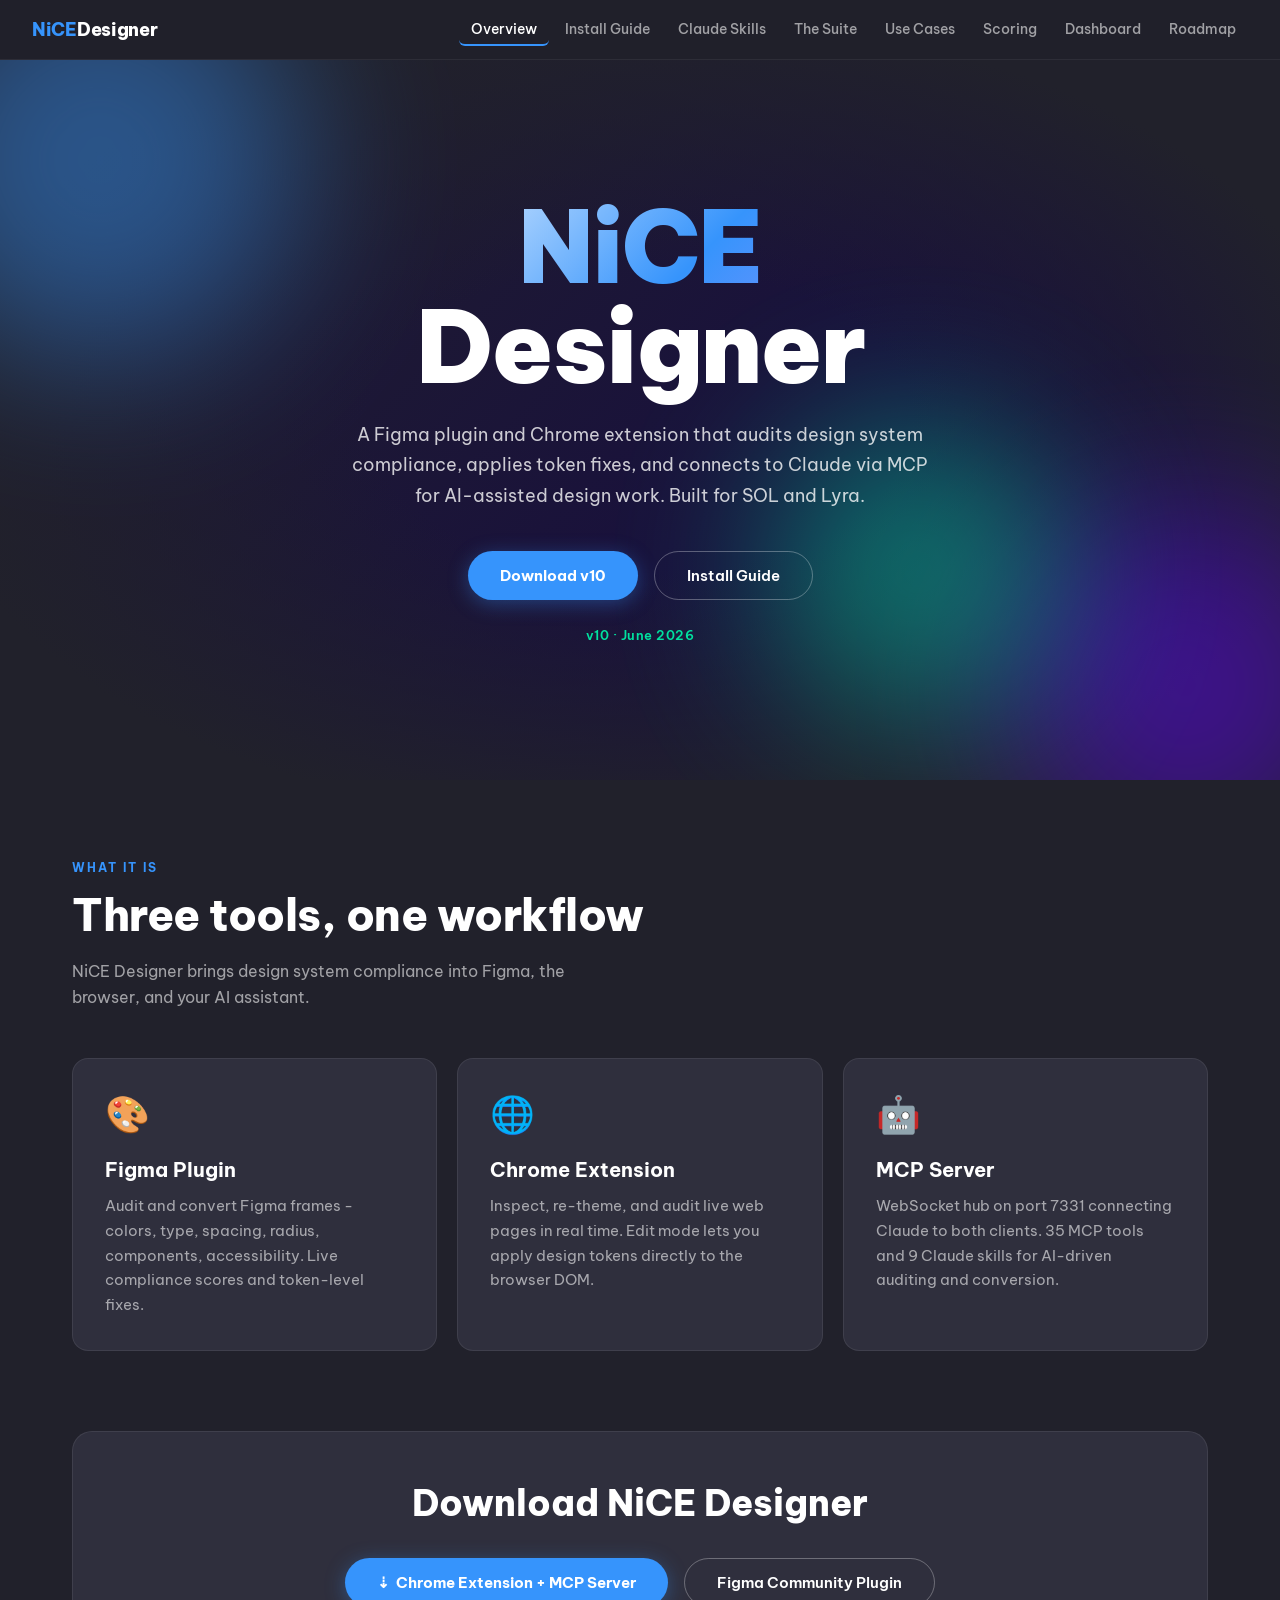
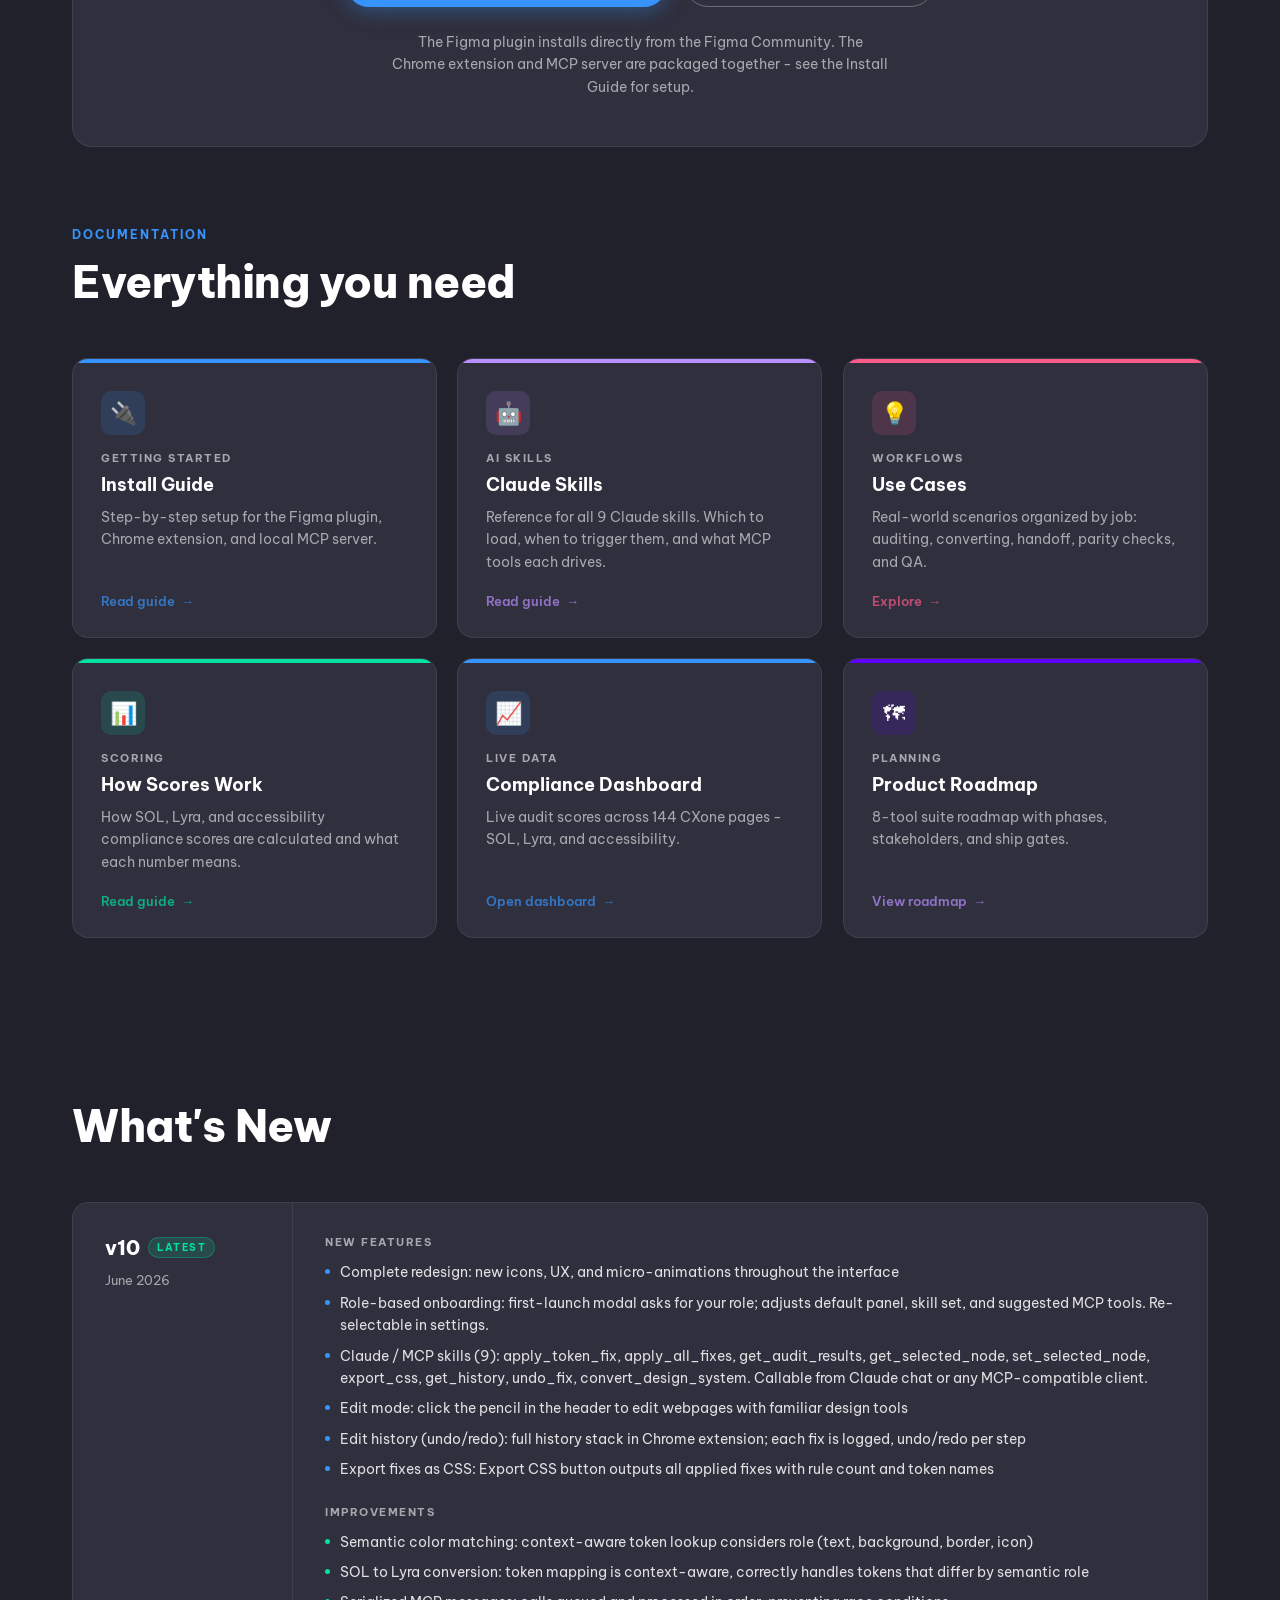
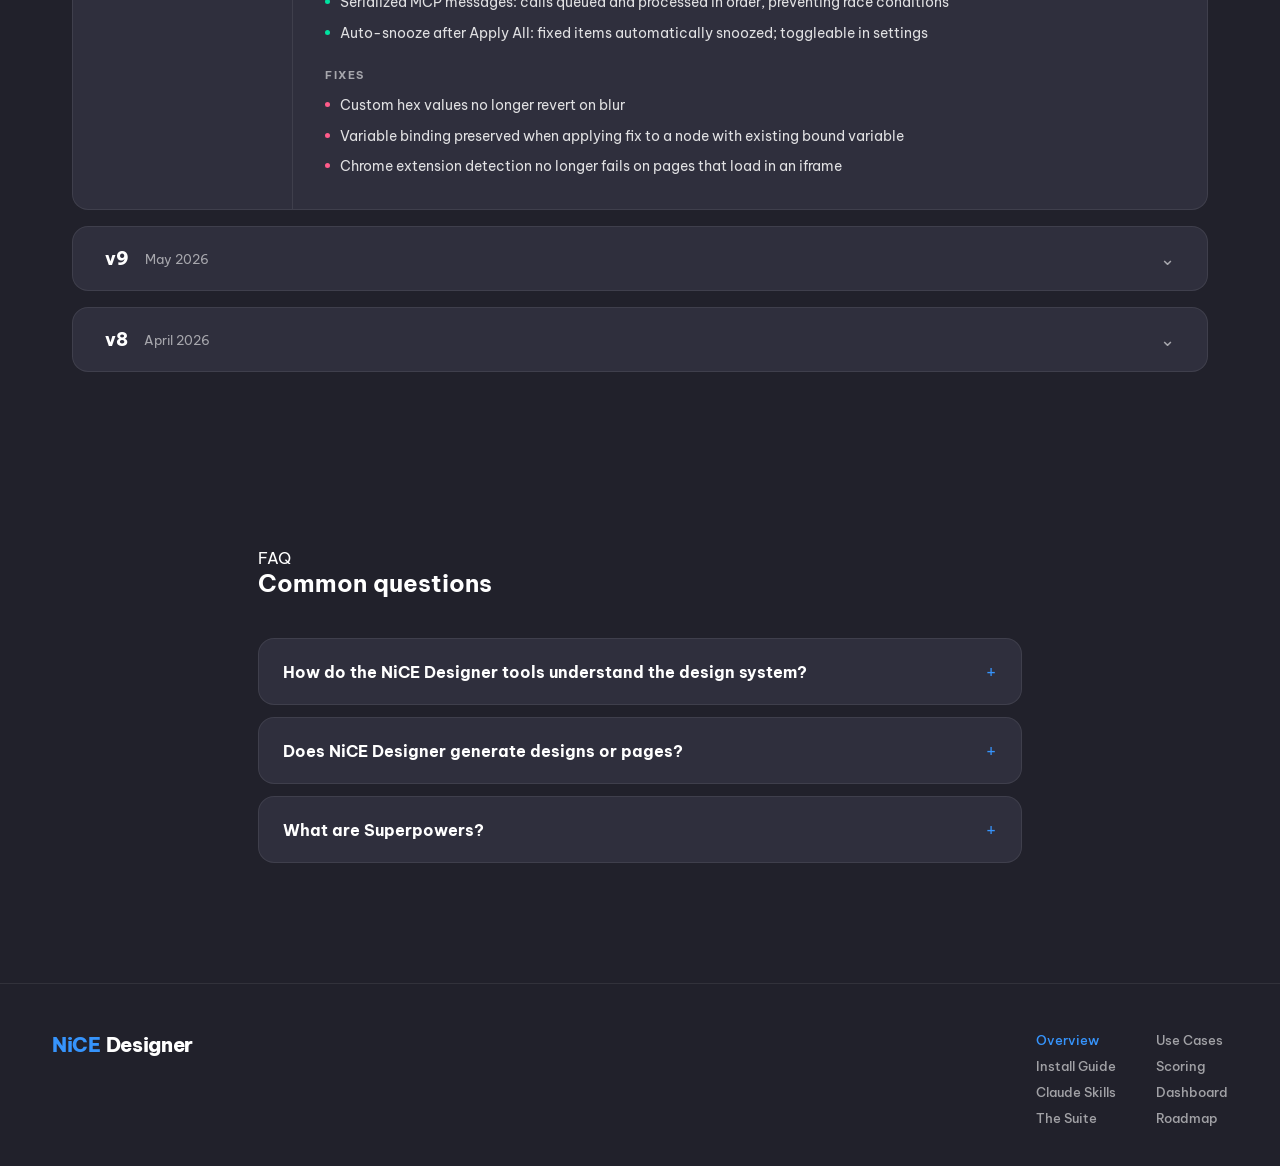
<file: index.html>
<!DOCTYPE html>
<html lang="en">
<head>
  <meta charset="UTF-8" />
  <meta name="viewport" content="width=device-width, initial-scale=1.0" />
  <title>NiCE Designer - Design System Compliance Hub</title>
  <link rel="preconnect" href="https://fonts.googleapis.com" />
  <link rel="preconnect" href="https://fonts.gstatic.com" crossorigin />
  <link href="https://fonts.googleapis.com/css2?family=Be+Vietnam+Pro:wght@300;400;500;600;700;800;900&display=swap" rel="stylesheet" />
  <link rel="stylesheet" href="theme.css" />
  <link rel="stylesheet" href="nice-effects.css" />
  <script src="nice-effects.js" defer></script>
  <style>
    /* ========== HERO ========== */
    .hero {
      min-height: 80vh;
      display: flex;
      align-items: center;
      justify-content: center;
      position: relative;
      overflow: hidden;
      text-align: center;
    }

    .hero-bg {
      position: absolute;
      inset: 0;
      background: linear-gradient(135deg, #21212B 0%, #170d40 18%, #0d1f6b 38%, #3694FC 55%, #6100FF 72%, #00E2A0 87%, #21212B 100%);
      background-size: 400% 400%;
      animation: gradientShift 13s ease infinite;
    }

    @keyframes gradientShift {
      0% { background-position: 0% 50%; }
      50% { background-position: 100% 50%; }
      100% { background-position: 0% 50%; }
    }

    .hero-radial {
      position: absolute;
      inset: 0;
      background: radial-gradient(ellipse at center, transparent 30%, #21212B 80%);
    }

    .hero-orb {
      position: absolute;
      border-radius: 50%;
      filter: blur(80px);
      opacity: 0.45;
    }

    .hero-orb-1 {
      width: 400px;
      height: 400px;
      background: var(--blue);
      top: -100px;
      left: -100px;
      animation: orbFloat 8s ease-in-out infinite;
    }

    .hero-orb-2 {
      width: 350px;
      height: 350px;
      background: var(--indigo);
      bottom: -80px;
      right: -80px;
      animation: orbFloat 8s ease-in-out infinite;
      animation-delay: -3s;
    }

    .hero-orb-3 {
      width: 300px;
      height: 300px;
      background: var(--emerald);
      top: 50%;
      left: 60%;
      animation: orbFloat3 8s ease-in-out infinite;
      animation-delay: -6s;
    }

    @keyframes orbFloat {
      0%, 100% { transform: translateY(0px); }
      50% { transform: translateY(-30px); }
    }

    @keyframes orbFloat3 {
      0%, 100% { transform: translate(-50%, -50%) translateY(0px); }
      50% { transform: translate(-50%, -50%) translateY(-30px); }
    }

    .hero-content {
      position: relative;
      z-index: 2;
      max-width: 800px;
      padding: 60px 32px;
    }

    .hero-title {
      font-size: clamp(56px, 9vw, 100px);
      font-weight: 900;
      line-height: 1;
      letter-spacing: -2px;
      margin-bottom: 24px;
    }

    .hero-title-nice {
      display: block;
      background: linear-gradient(135deg, #ffffff 0%, #3694FC 30%, #B98FFF 60%, #00E2A0 100%);
      background-size: 200% 200%;
      -webkit-background-clip: text;
      -webkit-text-fill-color: transparent;
      background-clip: text;
      animation: shimmer 4s linear infinite;
    }

    @keyframes shimmer {
      0% { background-position: 0% 50%; }
      50% { background-position: 100% 50%; }
      100% { background-position: 0% 50%; }
    }

    .hero-title-designer {
      display: block;
      color: var(--text);
    }

    .hero-subtitle {
      font-size: clamp(15px, 2vw, 18px);
      font-weight: 400;
      color: rgba(255, 255, 255, 0.78);
      line-height: 1.7;
      max-width: 600px;
      margin: 0 auto 40px;
    }

    .hero-ctas {
      display: flex;
      gap: 16px;
      justify-content: center;
      flex-wrap: wrap;
      margin-bottom: 24px;
    }

    .btn-primary {
      display: inline-flex;
      align-items: center;
      gap: 8px;
      background: var(--blue);
      color: #fff;
      text-decoration: none;
      font-family: 'Be Vietnam Pro', sans-serif;
      font-size: 15px;
      font-weight: 700;
      padding: 14px 32px;
      border-radius: 100px;
      border: none;
      cursor: pointer;
      transition: background 0.2s, transform 0.15s, box-shadow 0.2s;
      box-shadow: 0 4px 20px rgba(54, 148, 252, 0.35);
    }

    .btn-primary:hover {
      background: #4fa3ff;
      transform: translateY(-1px);
      box-shadow: 0 8px 28px rgba(54, 148, 252, 0.5);
    }

    .btn-ghost {
      display: inline-flex;
      align-items: center;
      gap: 8px;
      background: transparent;
      color: #fff;
      text-decoration: none;
      font-family: 'Be Vietnam Pro', sans-serif;
      font-size: 15px;
      font-weight: 600;
      padding: 14px 32px;
      border-radius: 100px;
      border: 1px solid rgba(255, 255, 255, 0.3);
      cursor: pointer;
      transition: border-color 0.2s, background 0.2s, transform 0.15s;
    }

    .btn-ghost:hover {
      border-color: rgba(255, 255, 255, 0.6);
      background: rgba(255, 255, 255, 0.06);
      transform: translateY(-1px);
    }

    .hero-badge {
      display: inline-block;
      color: var(--emerald);
      font-size: 13px;
      font-weight: 600;
      letter-spacing: 0.5px;
    }

    /* ========== SECTIONS ========== */
    .page-section {
      padding: 80px 32px;
      max-width: 1200px;
      margin: 0 auto;
    }

    .section-label {
      font-size: 12px;
      font-weight: 700;
      letter-spacing: 2px;
      text-transform: uppercase;
      color: var(--blue);
      margin-bottom: 12px;
    }

    .section-title {
      font-size: clamp(28px, 4vw, 44px);
      font-weight: 800;
      letter-spacing: -0.5px;
      margin-bottom: 16px;
    }

    .section-subtitle {
      font-size: 16px;
      color: var(--text-secondary);
      line-height: 1.6;
      max-width: 560px;
    }

    /* ========== PILLARS ========== */
    .pillars-grid {
      display: grid;
      grid-template-columns: repeat(3, 1fr);
      gap: 20px;
      margin-top: 48px;
    }

    @media (max-width: 900px) {
      .pillars-grid {
        grid-template-columns: 1fr;
      }
    }

    .pillar-card {
      background: var(--surface);
      border: 1px solid var(--border);
      border-radius: 16px;
      padding: 32px;
      opacity: 0;
      transform: translateY(24px);
      transition: opacity 0.5s ease, transform 0.5s ease, border-color 0.2s;
    }

    .pillar-card.revealed {
      opacity: 1;
      transform: translateY(0);
    }

    .pillar-card:hover {
      border-color: rgba(255, 255, 255, 0.18);
    }

    .pillar-icon {
      font-size: 36px;
      margin-bottom: 20px;
      display: block;
    }

    .pillar-title {
      font-size: 20px;
      font-weight: 700;
      margin-bottom: 12px;
    }

    .pillar-desc {
      font-size: 15px;
      color: var(--text-secondary);
      line-height: 1.65;
    }

    /* ========== DOWNLOAD ========== */
    .download-card {
      background: var(--surface);
      border: 1px solid var(--border);
      border-radius: 20px;
      padding: 48px;
      text-align: center;
      opacity: 0;
      transform: translateY(24px);
      transition: opacity 0.5s ease, transform 0.5s ease;
    }

    .download-card.revealed {
      opacity: 1;
      transform: translateY(0);
    }

    .download-card h2 {
      font-size: clamp(24px, 3vw, 36px);
      font-weight: 800;
      margin-bottom: 32px;
    }

    .download-buttons {
      display: flex;
      gap: 16px;
      justify-content: center;
      flex-wrap: wrap;
      margin-bottom: 24px;
    }

    .download-note {
      font-size: 14px;
      color: var(--text-secondary);
      max-width: 500px;
      margin: 0 auto;
      line-height: 1.6;
    }

    /* ========== DOCS GRID ========== */
    .docs-grid {
      display: grid;
      grid-template-columns: repeat(3, 1fr);
      gap: 20px;
      margin-top: 48px;
    }

    @media (max-width: 1024px) {
      .docs-grid {
        grid-template-columns: repeat(2, 1fr);
      }
    }

    @media (max-width: 600px) {
      .docs-grid {
        grid-template-columns: 1fr;
      }
    }

    .doc-card {
      background: var(--surface);
      border: 1px solid var(--border);
      border-radius: 16px;
      padding: 0;
      overflow: hidden;
      text-decoration: none;
      color: inherit;
      display: flex;
      flex-direction: column;
      opacity: 0;
      transform: translateY(24px);
      transition: opacity 0.5s ease, transform 0.5s ease, border-color 0.2s, box-shadow 0.2s;
    }

    .doc-card.revealed {
      opacity: 1;
      transform: translateY(0);
    }

    .doc-card:hover {
      border-color: rgba(255, 255, 255, 0.2);
      transform: translateY(-3px);
      box-shadow: 0 12px 32px rgba(0, 0, 0, 0.3);
    }

    .doc-card.revealed:hover {
      transform: translateY(-3px);
    }

    .doc-accent {
      height: 4px;
      width: 100%;
      flex-shrink: 0;
    }

    .doc-inner {
      padding: 28px;
      flex: 1;
      display: flex;
      flex-direction: column;
    }

    .doc-icon-box {
      width: 44px;
      height: 44px;
      border-radius: 10px;
      display: flex;
      align-items: center;
      justify-content: center;
      font-size: 22px;
      margin-bottom: 16px;
      flex-shrink: 0;
    }

    .doc-category {
      font-size: 11px;
      font-weight: 700;
      letter-spacing: 1.5px;
      text-transform: uppercase;
      color: var(--text-secondary);
      margin-bottom: 8px;
    }

    .doc-title {
      font-size: 18px;
      font-weight: 700;
      margin-bottom: 10px;
    }

    .doc-desc {
      font-size: 14px;
      color: var(--text-secondary);
      line-height: 1.6;
      flex: 1;
    }

    .doc-arrow {
      display: inline-flex;
      align-items: center;
      gap: 6px;
      font-size: 13px;
      font-weight: 600;
      margin-top: 20px;
      opacity: 0.7;
      transition: opacity 0.2s, gap 0.2s;
    }

    .doc-card:hover .doc-arrow {
      opacity: 1;
      gap: 10px;
    }

    /* ========== CHANGELOG ========== */
    .changelog-title {
      font-size: clamp(28px, 4vw, 44px);
      font-weight: 800;
      letter-spacing: -0.5px;
      margin-bottom: 48px;
      opacity: 0;
      transform: translateY(24px);
      transition: opacity 0.5s ease, transform 0.5s ease;
    }

    .changelog-title.revealed {
      opacity: 1;
      transform: translateY(0);
    }

    .changelog-card {
      background: var(--surface);
      border: 1px solid var(--border);
      border-radius: 16px;
      margin-bottom: 16px;
      overflow: hidden;
      opacity: 0;
      transform: translateY(24px);
      transition: opacity 0.5s ease, transform 0.5s ease;
    }

    .changelog-card.revealed {
      opacity: 1;
      transform: translateY(0);
    }

    .changelog-main {
      display: grid;
      grid-template-columns: 220px 1fr;
    }

    @media (max-width: 700px) {
      .changelog-main {
        grid-template-columns: 1fr;
      }
    }

    .changelog-meta {
      padding: 32px;
      border-right: 1px solid var(--border);
      display: flex;
      flex-direction: column;
      gap: 12px;
    }

    @media (max-width: 700px) {
      .changelog-meta {
        border-right: none;
        border-bottom: 1px solid var(--border);
        flex-direction: row;
        align-items: center;
        flex-wrap: wrap;
        gap: 12px;
        padding: 20px;
      }
    }

    .version-badge {
      display: inline-flex;
      align-items: center;
      gap: 8px;
      font-size: 20px;
      font-weight: 800;
    }

    .version-latest {
      display: inline-block;
      background: rgba(0, 226, 160, 0.15);
      color: var(--emerald);
      font-size: 10px;
      font-weight: 700;
      letter-spacing: 1.5px;
      text-transform: uppercase;
      padding: 3px 8px;
      border-radius: 100px;
      border: 1px solid rgba(0, 226, 160, 0.3);
    }

    .version-date {
      font-size: 13px;
      color: var(--text-secondary);
    }

    .changelog-content {
      padding: 32px;
    }

    @media (max-width: 700px) {
      .changelog-content {
        padding: 20px;
      }
    }

    .changelog-group {
      margin-bottom: 24px;
    }

    .changelog-group:last-child {
      margin-bottom: 0;
    }

    .changelog-group-label {
      font-size: 11px;
      font-weight: 700;
      letter-spacing: 1.5px;
      text-transform: uppercase;
      color: var(--text-secondary);
      margin-bottom: 12px;
    }

    .changelog-list {
      list-style: none;
      display: flex;
      flex-direction: column;
      gap: 8px;
    }

    .changelog-list li {
      font-size: 14px;
      line-height: 1.6;
      color: rgba(255, 255, 255, 0.85);
      display: flex;
      gap: 10px;
      align-items: flex-start;
    }

    .changelog-list li::before {
      content: '';
      width: 5px;
      height: 5px;
      border-radius: 50%;
      background: var(--blue);
      margin-top: 8px;
      flex-shrink: 0;
    }

    .changelog-list.fixes li::before {
      background: var(--coral);
    }

    .changelog-list.improvements li::before {
      background: var(--emerald);
    }

    /* Collapsible changelog */
    .changelog-toggle-row {
      width: 100%;
      background: none;
      border: none;
      cursor: pointer;
      display: flex;
      align-items: center;
      justify-content: space-between;
      padding: 20px 32px;
      color: var(--text);
      font-family: 'Be Vietnam Pro', sans-serif;
      text-align: left;
    }

    .changelog-toggle-row:hover {
      background: rgba(255, 255, 255, 0.03);
    }

    .changelog-toggle-left {
      display: flex;
      align-items: center;
      gap: 16px;
    }

    .changelog-toggle-version {
      font-size: 18px;
      font-weight: 800;
    }

    .changelog-toggle-date {
      font-size: 13px;
      color: var(--text-secondary);
    }

    .changelog-toggle-arrow {
      font-size: 18px;
      color: var(--text-secondary);
      transition: transform 0.25s ease;
    }

    .changelog-toggle-arrow.open {
      transform: rotate(180deg);
    }

    .changelog-collapsible {
      border-top: 1px solid var(--border);
      display: none;
    }

    .changelog-collapsible.open {
      display: block;
    }

    /* ── FAQ ── */
    .faq-section { max-width: 860px; margin: 0 auto; padding: 80px 48px; }
    .faq-inner { }
    .faq-list { margin-top: 40px; display: flex; flex-direction: column; gap: 12px; }
    .faq-item {
      background: var(--card); border: 1px solid var(--border);
      border-radius: 16px; overflow: hidden;
      transition: border-color 0.2s;
    }
    .faq-item[open] { border-color: rgba(54,148,252,0.3); }
    .faq-q {
      padding: 20px 24px; font-size: 16px; font-weight: 700;
      color: var(--text); cursor: pointer; list-style: none;
      display: flex; justify-content: space-between; align-items: center;
      gap: 16px;
    }
    .faq-q::-webkit-details-marker { display: none; }
    .faq-q::after {
      content: '+'; font-size: 20px; font-weight: 300;
      color: var(--blue); flex-shrink: 0;
      transition: transform 0.2s;
    }
    .faq-item[open] .faq-q::after { content: '+'; transform: rotate(45deg); }
    .faq-a {
      padding: 0 24px 20px; font-size: 14px;
      color: var(--text-sec); line-height: 1.75;
      border-top: 1px solid var(--border);
    }
    .faq-a p { margin-top: 14px; }
    .faq-a p:first-child { margin-top: 14px; }
    .faq-a ul { margin: 12px 0 0 20px; display: flex; flex-direction: column; gap: 8px; }
    .faq-a a { color: var(--blue); text-decoration: none; }
    .faq-a a:hover { text-decoration: underline; }
    @media (max-width: 600px) { .faq-section { padding: 48px 24px; } }

    @media (max-width: 768px) {
      .page-section {
        padding: 60px 20px;
      }

      .download-card {
        padding: 32px 24px;
      }

      .changelog-toggle-row {
        padding: 16px 20px;
      }
    }

    /* ========== STAGGER DELAYS ========== */
    .stagger-1 { transition-delay: 0.05s; }
    .stagger-2 { transition-delay: 0.12s; }
    .stagger-3 { transition-delay: 0.19s; }
    .stagger-4 { transition-delay: 0.26s; }
    .stagger-5 { transition-delay: 0.33s; }
    .stagger-6 { transition-delay: 0.40s; }
  </style>
</head>
<body>

  <!-- NAV -->
  <nav class="site-nav" id="site-nav">
    <a href="./index.html" class="nav-logo">
      <span class="logo-nice">NiCE</span><span class="logo-designer"> Designer</span>
    </a>
    <div class="nav-links">
      <a href="./index.html" class="nav-link active">Overview</a>
      <a href="./install-guide.html" class="nav-link">Install Guide</a>
      <a href="./claude-skills.html" class="nav-link">Claude Skills</a>
      <a href="./the-suite.html" class="nav-link">The Suite</a>
      <a href="./use-cases.html" class="nav-link">Use Cases</a>
      <a href="./scoring.html" class="nav-link">Scoring</a>
      <a href="./dashboard.html" class="nav-link">Dashboard</a>
      <a href="./roadmap.html" class="nav-link">Roadmap</a>
    </div>
    <button class="nav-toggle" aria-label="Menu" id="nav-toggle">&#9776;</button>
  </nav>

  <!-- HERO -->
  <div class="hero">
    <div class="hero-bg"></div>
    <div class="hero-radial"></div>
    <div class="hero-orb hero-orb-1"></div>
    <div class="hero-orb hero-orb-2"></div>
    <div class="hero-orb hero-orb-3"></div>
    <div class="hero-content">
      <h1 class="hero-title">
        <span class="hero-title-nice">NiCE</span>
        <span class="hero-title-designer">Designer</span>
      </h1>
      <p class="hero-subtitle">
        A Figma plugin and Chrome extension that audits design system compliance, applies token fixes, and connects to Claude via MCP for AI-assisted design work. Built for SOL and Lyra.
      </p>
      <div class="hero-ctas">
        <a href="#download" class="btn-primary">Download v10</a>
        <a href="./install-guide.html" class="btn-ghost">Install Guide</a>
      </div>
      <span class="hero-badge">v10 &middot; June 2026</span>
    </div>
  </div>

  <!-- THREE PILLARS -->
  <div class="page-section">
    <div class="section-label">What it is</div>
    <h2 class="section-title">Three tools, one workflow</h2>
    <p class="section-subtitle">NiCE Designer brings design system compliance into Figma, the browser, and your AI assistant.</p>
    <div class="pillars-grid">
      <div class="pillar-card stagger-1">
        <span class="pillar-icon">&#127912;</span>
        <h3 class="pillar-title">Figma Plugin</h3>
        <p class="pillar-desc">Audit and convert Figma frames - colors, type, spacing, radius, components, accessibility. Live compliance scores and token-level fixes.</p>
      </div>
      <div class="pillar-card stagger-2">
        <span class="pillar-icon">&#127760;</span>
        <h3 class="pillar-title">Chrome Extension</h3>
        <p class="pillar-desc">Inspect, re-theme, and audit live web pages in real time. Edit mode lets you apply design tokens directly to the browser DOM.</p>
      </div>
      <div class="pillar-card stagger-3">
        <span class="pillar-icon">&#129302;</span>
        <h3 class="pillar-title">MCP Server</h3>
        <p class="pillar-desc">WebSocket hub on port 7331 connecting Claude to both clients. 35 MCP tools and 9 Claude skills for AI-driven auditing and conversion.</p>
      </div>
    </div>
  </div>

  <!-- DOWNLOAD -->
  <div class="page-section" id="download" style="padding-top: 0;">
    <div class="download-card">
      <h2>Download NiCE Designer</h2>
      <div class="download-buttons">
        <a href="#" class="btn-primary">&#8675;&nbsp; Chrome Extension + MCP Server</a>
        <a href="https://www.figma.com/community/plugin/1623361730572479462" class="btn-ghost" target="_blank" rel="noopener">Figma Community Plugin</a>
      </div>
      <p class="download-note">
        The Figma plugin installs directly from the Figma Community. The Chrome extension and MCP server are packaged together - see the Install Guide for setup.
      </p>
    </div>
  </div>

  <!-- DOCS GRID -->
  <div class="page-section" style="padding-top: 0;">
    <div class="section-label">Documentation</div>
    <h2 class="section-title">Everything you need</h2>
    <div class="docs-grid">

      <a href="./install-guide.html" class="doc-card stagger-1">
        <div class="doc-accent" style="background: #3694FC;"></div>
        <div class="doc-inner">
          <div class="doc-icon-box" style="background: rgba(54,148,252,0.15);">&#128268;</div>
          <div class="doc-category">Getting started</div>
          <div class="doc-title">Install Guide</div>
          <div class="doc-desc">Step-by-step setup for the Figma plugin, Chrome extension, and local MCP server.</div>
          <div class="doc-arrow" style="color: #3694FC;">Read guide <span>&#8594;</span></div>
        </div>
      </a>

      <a href="./claude-skills.html" class="doc-card stagger-2">
        <div class="doc-accent" style="background: #B98FFF;"></div>
        <div class="doc-inner">
          <div class="doc-icon-box" style="background: rgba(185,143,255,0.15);">&#129302;</div>
          <div class="doc-category">AI skills</div>
          <div class="doc-title">Claude Skills</div>
          <div class="doc-desc">Reference for all 9 Claude skills. Which to load, when to trigger them, and what MCP tools each drives.</div>
          <div class="doc-arrow" style="color: #B98FFF;">Read guide <span>&#8594;</span></div>
        </div>
      </a>

      <a href="./use-cases.html" class="doc-card stagger-3">
        <div class="doc-accent" style="background: #FF5B8A;"></div>
        <div class="doc-inner">
          <div class="doc-icon-box" style="background: rgba(255,91,138,0.15);">&#128161;</div>
          <div class="doc-category">Workflows</div>
          <div class="doc-title">Use Cases</div>
          <div class="doc-desc">Real-world scenarios organized by job: auditing, converting, handoff, parity checks, and QA.</div>
          <div class="doc-arrow" style="color: #FF5B8A;">Explore <span>&#8594;</span></div>
        </div>
      </a>

      <a href="./scoring.html" class="doc-card stagger-4">
        <div class="doc-accent" style="background: #00E2A0;"></div>
        <div class="doc-inner">
          <div class="doc-icon-box" style="background: rgba(0,226,160,0.15);">&#128202;</div>
          <div class="doc-category">Scoring</div>
          <div class="doc-title">How Scores Work</div>
          <div class="doc-desc">How SOL, Lyra, and accessibility compliance scores are calculated and what each number means.</div>
          <div class="doc-arrow" style="color: #00E2A0;">Read guide <span>&#8594;</span></div>
        </div>
      </a>

      <a href="./dashboard.html" class="doc-card stagger-5">
        <div class="doc-accent" style="background: #3694FC;"></div>
        <div class="doc-inner">
          <div class="doc-icon-box" style="background: rgba(54,148,252,0.15);">&#128200;</div>
          <div class="doc-category">Live data</div>
          <div class="doc-title">Compliance Dashboard</div>
          <div class="doc-desc">Live audit scores across 144 CXone pages - SOL, Lyra, and accessibility.</div>
          <div class="doc-arrow" style="color: #3694FC;">Open dashboard <span>&#8594;</span></div>
        </div>
      </a>

      <a href="./roadmap.html" class="doc-card stagger-6">
        <div class="doc-accent" style="background: #6100FF;"></div>
        <div class="doc-inner">
          <div class="doc-icon-box" style="background: rgba(97,0,255,0.15);">&#128506;</div>
          <div class="doc-category">Planning</div>
          <div class="doc-title">Product Roadmap</div>
          <div class="doc-desc">8-tool suite roadmap with phases, stakeholders, and ship gates.</div>
          <div class="doc-arrow" style="color: #B98FFF;">View roadmap <span>&#8594;</span></div>
        </div>
      </a>

    </div>
  </div>

  <!-- CHANGELOG -->
  <div class="page-section" id="changelog">
    <h2 class="changelog-title">What's New</h2>

    <!-- v10 - always shown -->
    <div class="changelog-card stagger-1">
      <div class="changelog-main">
        <div class="changelog-meta">
          <div class="version-badge">
            v10 <span class="version-latest">LATEST</span>
          </div>
          <div class="version-date">June 2026</div>
        </div>
        <div class="changelog-content">
          <div class="changelog-group">
            <div class="changelog-group-label">New features</div>
            <ul class="changelog-list">
              <li>Complete redesign: new icons, UX, and micro-animations throughout the interface</li>
              <li>Role-based onboarding: first-launch modal asks for your role; adjusts default panel, skill set, and suggested MCP tools. Re-selectable in settings.</li>
              <li>Claude / MCP skills (9): apply_token_fix, apply_all_fixes, get_audit_results, get_selected_node, set_selected_node, export_css, get_history, undo_fix, convert_design_system. Callable from Claude chat or any MCP-compatible client.</li>
              <li>Edit mode: click the pencil in the header to edit webpages with familiar design tools</li>
              <li>Edit history (undo/redo): full history stack in Chrome extension; each fix is logged, undo/redo per step</li>
              <li>Export fixes as CSS: Export CSS button outputs all applied fixes with rule count and token names</li>
            </ul>
          </div>
          <div class="changelog-group">
            <div class="changelog-group-label">Improvements</div>
            <ul class="changelog-list improvements">
              <li>Semantic color matching: context-aware token lookup considers role (text, background, border, icon)</li>
              <li>SOL to Lyra conversion: token mapping is context-aware, correctly handles tokens that differ by semantic role</li>
              <li>Serialized MCP messages: calls queued and processed in order, preventing race conditions</li>
              <li>Auto-snooze after Apply All: fixed items automatically snoozed; toggleable in settings</li>
            </ul>
          </div>
          <div class="changelog-group">
            <div class="changelog-group-label">Fixes</div>
            <ul class="changelog-list fixes">
              <li>Custom hex values no longer revert on blur</li>
              <li>Variable binding preserved when applying fix to a node with existing bound variable</li>
              <li>Chrome extension detection no longer fails on pages that load in an iframe</li>
            </ul>
          </div>
        </div>
      </div>
    </div>

    <!-- v9 - collapsible -->
    <div class="changelog-card stagger-2">
      <button class="changelog-toggle-row" aria-expanded="false" data-target="v9-body">
        <div class="changelog-toggle-left">
          <span class="changelog-toggle-version">v9</span>
          <span class="changelog-toggle-date">May 2026</span>
        </div>
        <span class="changelog-toggle-arrow" id="v9-arrow">&#8964;</span>
      </button>
      <div class="changelog-collapsible" id="v9-body">
        <div class="changelog-main">
          <div class="changelog-meta">
            <div class="version-badge">v9</div>
            <div class="version-date">May 2026</div>
          </div>
          <div class="changelog-content">
            <div class="changelog-group">
              <div class="changelog-group-label">New features</div>
              <ul class="changelog-list">
                <li>Vision/screenshot support for Claude: Claude can pull in a visual to make targeted changes</li>
                <li>Per-row revert: Apply/Replace leaves a revert link on each row; one click restores prior state including variable bindings</li>
                <li>Custom value live edit: hex input for colors, px input for font size, spacing, and radius on every row</li>
                <li>Export applied fixes: returns a CSS document of every live edit in the session, including rule count</li>
                <li>Per-category audit totals: every audit tile shows bad/total (e.g. 15/147 Colors); design score divides by per-category sum</li>
                <li>Family-aware text matching: font family + size + weight all considered when flagging wrong-system text</li>
                <li>10x faster library load: variable imports parallelized 16-wide with 10-second timeout fallback</li>
              </ul>
            </div>
            <div class="changelog-group">
              <div class="changelog-group-label">Fixes</div>
              <ul class="changelog-list fixes">
                <li>Radius variable binding now correctly binds all four corner properties</li>
                <li>Open Sans SemiBold loads reliably across weight-naming variants</li>
                <li>Audit ring stability fixed - no more race condition on pull refresh</li>
                <li>MCP server v0.5.0 with four new revert_single_* tools and custom value fields on apply tools</li>
              </ul>
            </div>
          </div>
        </div>
      </div>
    </div>

    <!-- v8 - collapsible -->
    <div class="changelog-card stagger-3">
      <button class="changelog-toggle-row" aria-expanded="false" data-target="v8-body">
        <div class="changelog-toggle-left">
          <span class="changelog-toggle-version">v8</span>
          <span class="changelog-toggle-date">April 2026</span>
        </div>
        <span class="changelog-toggle-arrow" id="v8-arrow">&#8964;</span>
      </button>
      <div class="changelog-collapsible" id="v8-body">
        <div class="changelog-main">
          <div class="changelog-meta">
            <div class="version-badge">v8</div>
            <div class="version-date">April 2026</div>
          </div>
          <div class="changelog-content">
            <div class="changelog-group">
              <div class="changelog-group-label">New features</div>
              <ul class="changelog-list">
                <li>MCP connection with Claude: NiCE Designer now includes an MCP server; Figma and Chrome share context for complex AI-driven tasks</li>
                <li>Standalone popup mode for Chrome: dock the extension on a second monitor via a toggle in settings</li>
                <li>Chrome extension no longer needs to reset per window when switching pages</li>
              </ul>
            </div>
          </div>
        </div>
      </div>
    </div>

  </div>

  <!-- FAQ -->
  <section class="faq-section" id="faq">
    <div class="faq-inner">
      <div class="sec-label reveal">FAQ</div>
      <h2 class="sec-title reveal">Common <span>questions</span></h2>
      <div class="faq-list">

        <details class="faq-item reveal">
          <summary class="faq-q">How do the NiCE Designer tools understand the design system?</summary>
          <div class="faq-a">
            <p>The tools are built on three sources of truth:</p>
            <ul>
              <li><strong>Storybook</strong> - the design team's live component library at <a href="https://na1.dev.nice-incontact.com/sol/?path=/story/react_internal-icon--examples" target="_blank" rel="noopener">na1.dev.nice-incontact.com/sol</a>, which provides live component definitions, variants, and usage examples.</li>
              <li><strong>Figma foundation files</strong> - the Lyra and SOL Foundation Figma files, which define the canonical token sets, spacing scales, color palettes, and typography styles for both systems.</li>
              <li><strong>Claude design system knowledge</strong> - AI context built from the same sources, enabling Claude to reason about tokens, patterns, and compliance in natural language.</li>
            </ul>
          </div>
        </details>

        <details class="faq-item reveal">
          <summary class="faq-q">Does NiCE Designer generate designs or pages?</summary>
          <div class="faq-a">
            <p>No. NiCE Designer works with pages and designs that already exist - it audits, converts, and annotates them rather than generating new ones from scratch.</p>
            <p>The philosophy: generation is best left to tools like Claude Code for code and to UX designers for design. NiCE Designer's job is to ensure that what's already been built actually matches the design system.</p>
          </div>
        </details>

        <details class="faq-item reveal">
          <summary class="faq-q">What are Superpowers?</summary>
          <div class="faq-a">
            <p>Superpowers is what happens when NiCE Designer connects to Claude via the local MCP server. On their own, the Figma plugin and Chrome extension can audit and convert designs. With Superpowers connected, Claude can drive both tools simultaneously using natural language - running multi-step workflows, reasoning across Figma and the live page at the same time, and using the full library of MCP tools and Claude skills.</p>
            <p>Think of the plugin and extension as the hands, and Superpowers as the brain.</p>
          </div>
        </details>

      </div>
    </div>
  </section>

  <!-- FOOTER -->
  <footer class="site-footer">
    <div class="footer-top">
      <div class="footer-brand">
        <div class="footer-logo"><span class="logo-nice">NiCE</span><span class="logo-designer"> Designer</span></div>
      </div>
      <nav class="footer-nav">
        <div class="footer-nav-col">
          <a href="./index.html" class="active">Overview</a>
          <a href="./install-guide.html">Install Guide</a>
          <a href="./claude-skills.html">Claude Skills</a>
          <a href="./the-suite.html">The Suite</a>
        </div>
        <div class="footer-nav-col">
          <a href="./use-cases.html">Use Cases</a>
          <a href="./scoring.html">Scoring</a>
          <a href="./dashboard.html">Dashboard</a>
          <a href="./roadmap.html">Roadmap</a>
        </div>
      </nav>
    </div>
  </footer>

  <script>
    // Mobile nav toggle
    var navToggle = document.getElementById('nav-toggle');
    var siteNav = document.getElementById('site-nav');
    navToggle.addEventListener('click', function() {
      siteNav.classList.toggle('open');
    });

    // Close nav on link click (mobile)
    document.querySelectorAll('.nav-link').forEach(function(link) {
      link.addEventListener('click', function() {
        siteNav.classList.remove('open');
      });
    });

    // Changelog collapsibles
    document.querySelectorAll('.changelog-toggle-row').forEach(function(btn) {
      btn.addEventListener('click', function() {
        var targetId = btn.getAttribute('data-target');
        var body = document.getElementById(targetId);
        var arrowId = targetId.replace('-body', '-arrow');
        var arrow = document.getElementById(arrowId);
        var isOpen = body.classList.contains('open');

        if (isOpen) {
          body.classList.remove('open');
          arrow.classList.remove('open');
          btn.setAttribute('aria-expanded', 'false');
        } else {
          body.classList.add('open');
          arrow.classList.add('open');
          btn.setAttribute('aria-expanded', 'true');
        }
      });
    });

    // Scroll reveal via IntersectionObserver
    var revealTargets = document.querySelectorAll(
      '.pillar-card, .download-card, .doc-card, .changelog-card, .changelog-title'
    );

    var observer = new IntersectionObserver(function(entries) {
      entries.forEach(function(entry) {
        if (entry.isIntersecting) {
          entry.target.classList.add('revealed');
          observer.unobserve(entry.target);
        }
      });
    }, {
      threshold: 0.08,
      rootMargin: '0px 0px -32px 0px'
    });

    revealTargets.forEach(function(el) {
      observer.observe(el);
    });

    // Smooth scroll for anchor links
    document.querySelectorAll('a[href^="#"]').forEach(function(anchor) {
      anchor.addEventListener('click', function(e) {
        var href = anchor.getAttribute('href');
        if (href === '#') return;
        var target = document.querySelector(href);
        if (target) {
          e.preventDefault();
          target.scrollIntoView({ behavior: 'smooth', block: 'start' });
        }
      });
    });
  </script>

  <!-- NICE POLISH EFFECTS -->
  <style>
    /* Positional hover: tilt + spotlight on interactive cards */
    .tilt-ready {
      position: relative;
      overflow: hidden;
      transform-style: preserve-3d;
      will-change: transform;
      transition: transform 0.4s cubic-bezier(0.23,1,0.32,1), box-shadow 0.4s ease;
    }
    .tilt-ready::after {
      content: '';
      position: absolute;
      inset: 0;
      border-radius: inherit;
      background: radial-gradient(220px circle at var(--mx, 50%) var(--my, 50%),
        rgba(255,255,255,0.09) 0%, transparent 70%);
      pointer-events: none;
      opacity: 0;
      transition: opacity 0.35s ease;
      z-index: 1;
    }
    .tilt-ready:hover::after { opacity: 1; }

    /* Magnetic buttons */
    .nav-cta, .btn-primary, .cta-btn, .roadmap-link {
      transition: transform 0.15s ease, background 0.25s ease, box-shadow 0.25s ease !important;
    }

    /* Cursor ambient glow */
    #nice-cursor-glow {
      position: fixed;
      pointer-events: none;
      width: 480px;
      height: 480px;
      border-radius: 50%;
      background: radial-gradient(circle,
        rgba(54,148,252,0.055) 0%,
        rgba(97,0,255,0.025) 40%,
        transparent 70%);
      transform: translate(-50%, -50%);
      z-index: 0;
      transition: left 0.08s linear, top 0.08s linear, opacity 0.5s ease;
      opacity: 0;
      mix-blend-mode: screen;
    }

    /* Improved reveal: slide up instead of just fade */
    .reveal {
      opacity: 0;
      transform: translateY(22px);
      transition: opacity 0.55s cubic-bezier(0.23,1,0.32,1),
                  transform 0.55s cubic-bezier(0.23,1,0.32,1);
    }
    .reveal.visible {
      opacity: 1;
      transform: translateY(0);
    }
  </style>

  <script>
  (function() {
    // Cursor ambient glow
    var glow = document.createElement('div');
    glow.id = 'nice-cursor-glow';
    document.body.appendChild(glow);
    var glowX = window.innerWidth / 2, glowY = window.innerHeight / 2;
    document.addEventListener('mousemove', function(e) {
      glowX = e.clientX; glowY = e.clientY;
      glow.style.left = glowX + 'px';
      glow.style.top = glowY + 'px';
      glow.style.opacity = '1';
    });
    document.addEventListener('mouseleave', function() { glow.style.opacity = '0'; });

    // Apply tilt + spotlight to cards
    var SELECTORS = [
      '.tool-card', '.skill-card', '.phase-block', '.case-card',
      '.pillar', '.step-card', '.score-card', '.sp-card',
      '.sp-callout-card', '.stat-card', '.doc-card', '.dl-card',
      '.faq-item', '.checklist-item', '.tool-mini', '.gate-card',
      '.score-band', '.audit-cat', '.workflow-card', '.case-scenario'
    ].join(', ');

    document.querySelectorAll(SELECTORS).forEach(function(card) {
      card.classList.add('tilt-ready');

      card.addEventListener('mousemove', function(e) {
        var r = card.getBoundingClientRect();
        var x = (e.clientX - r.left) / r.width;
        var y = (e.clientY - r.top) / r.height;
        // Spotlight CSS vars
        card.style.setProperty('--mx', (x * 100) + '%');
        card.style.setProperty('--my', (y * 100) + '%');
        // 3D tilt (gentle, max 7deg)
        var tx = (y - 0.5) * -8;
        var ty = (x - 0.5) * 8;
        card.style.transform = 'perspective(900px) rotateX(' + tx + 'deg) rotateY(' + ty + 'deg) translateZ(3px)';
        card.style.transition = 'transform 0.07s ease';
        // Glow border hint
        card.style.boxShadow = '0 8px 32px rgba(0,0,0,0.35), 0 0 0 1px rgba(54,148,252,0.18)';
      });

      card.addEventListener('mouseleave', function() {
        card.style.transform = '';
        card.style.transition = 'transform 0.45s cubic-bezier(0.23,1,0.32,1)';
        card.style.boxShadow = '';
        card.style.setProperty('--mx', '50%');
        card.style.setProperty('--my', '50%');
      });
    });

    // Magnetic effect on primary action buttons
    document.querySelectorAll('.nav-cta, .btn-primary, .cta-btn').forEach(function(btn) {
      btn.addEventListener('mousemove', function(e) {
        var r = btn.getBoundingClientRect();
        var dx = (e.clientX - r.left - r.width / 2) * 0.28;
        var dy = (e.clientY - r.top - r.height / 2) * 0.28;
        btn.style.transform = 'translate(' + dx + 'px, ' + dy + 'px) scale(1.04)';
        btn.style.transition = 'transform 0.12s ease';
      });
      btn.addEventListener('mouseleave', function() {
        btn.style.transform = '';
        btn.style.transition = 'transform 0.5s cubic-bezier(0.34,1.56,0.64,1)';
      });
    });

    // Improved scroll reveal - re-run after any existing observers
    var ro = new IntersectionObserver(function(entries) {
      entries.forEach(function(entry) {
        if (entry.isIntersecting) {
          var delay = parseInt(entry.target.dataset.polishDelay || 0);
          setTimeout(function() {
            entry.target.classList.add('visible');
          }, delay);
          ro.unobserve(entry.target);
        }
      });
    }, { threshold: 0.05, rootMargin: '0px 0px -24px 0px' });

    document.querySelectorAll('.reveal').forEach(function(el, i) {
      // Stagger siblings in same parent
      el.dataset.polishDelay = (i % 6) * 55;
      ro.observe(el);
    });
  })();
  </script>

</body>
</html>
</file>
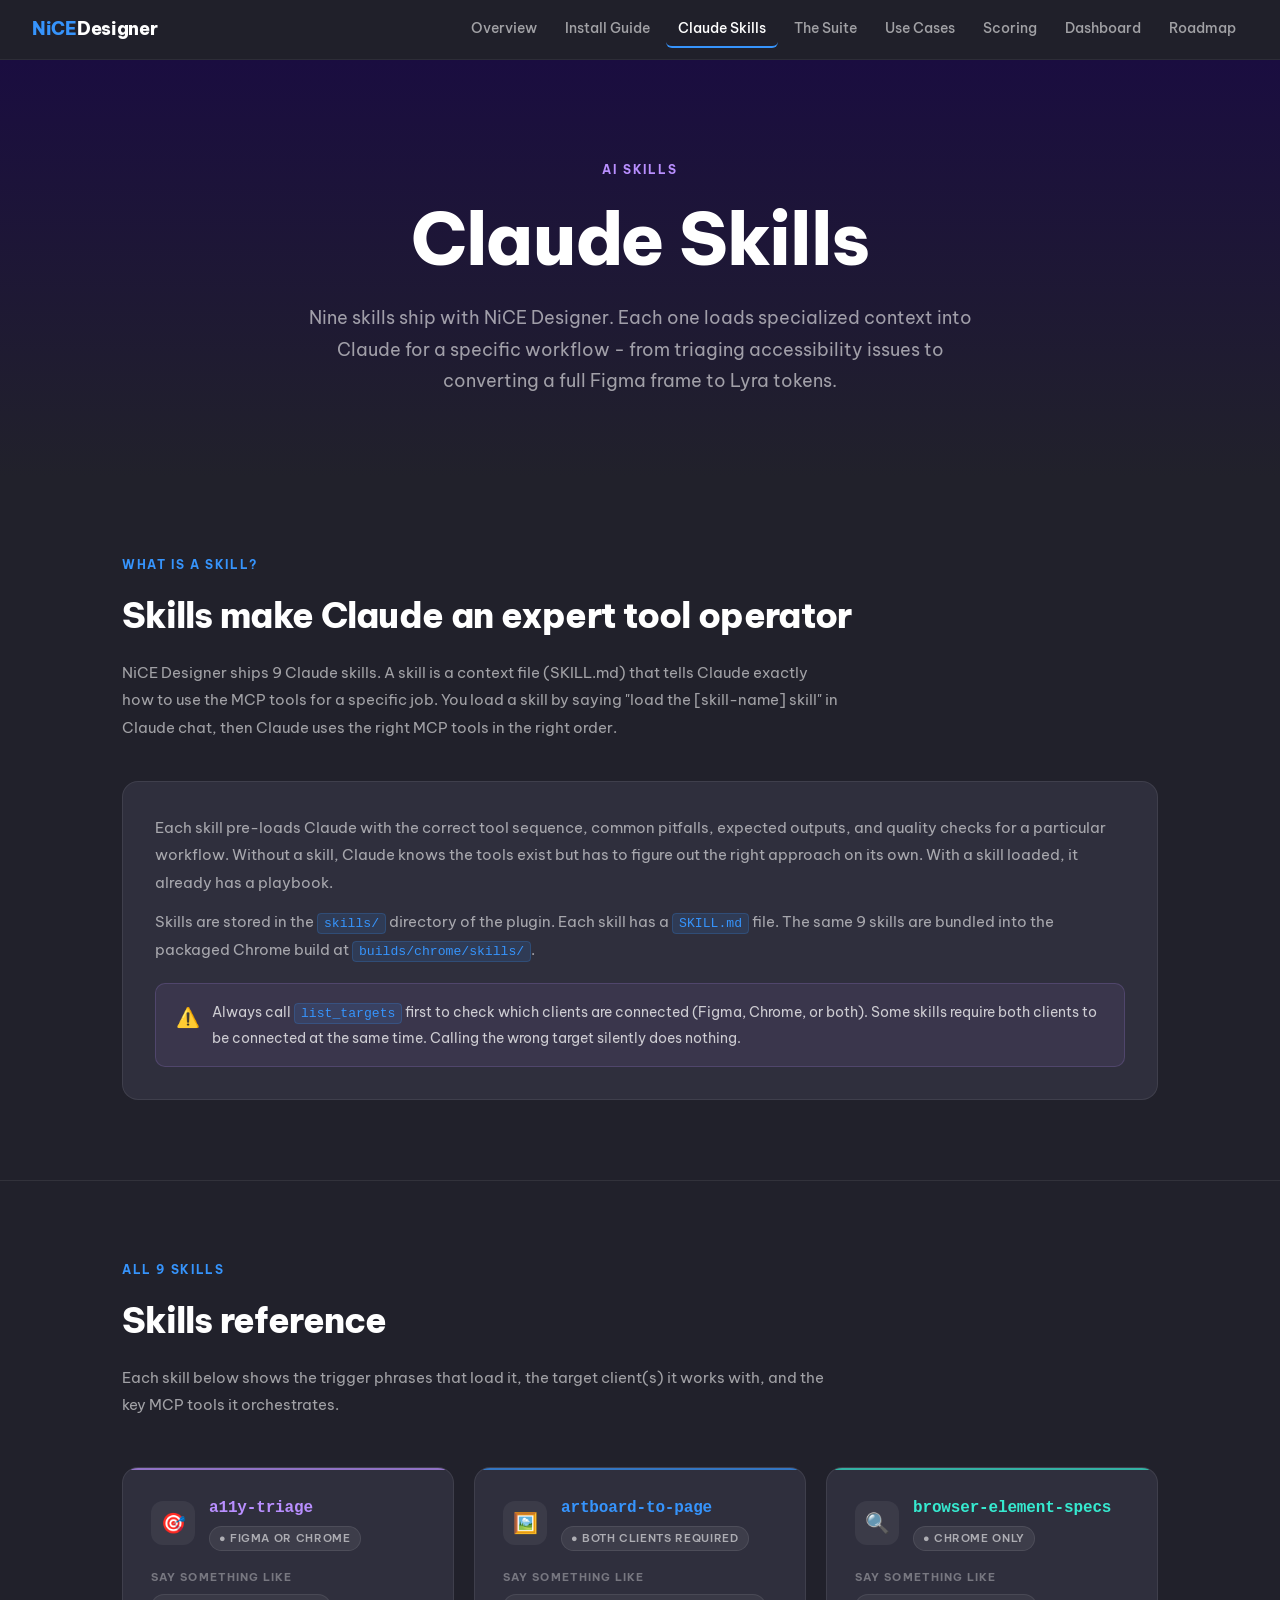
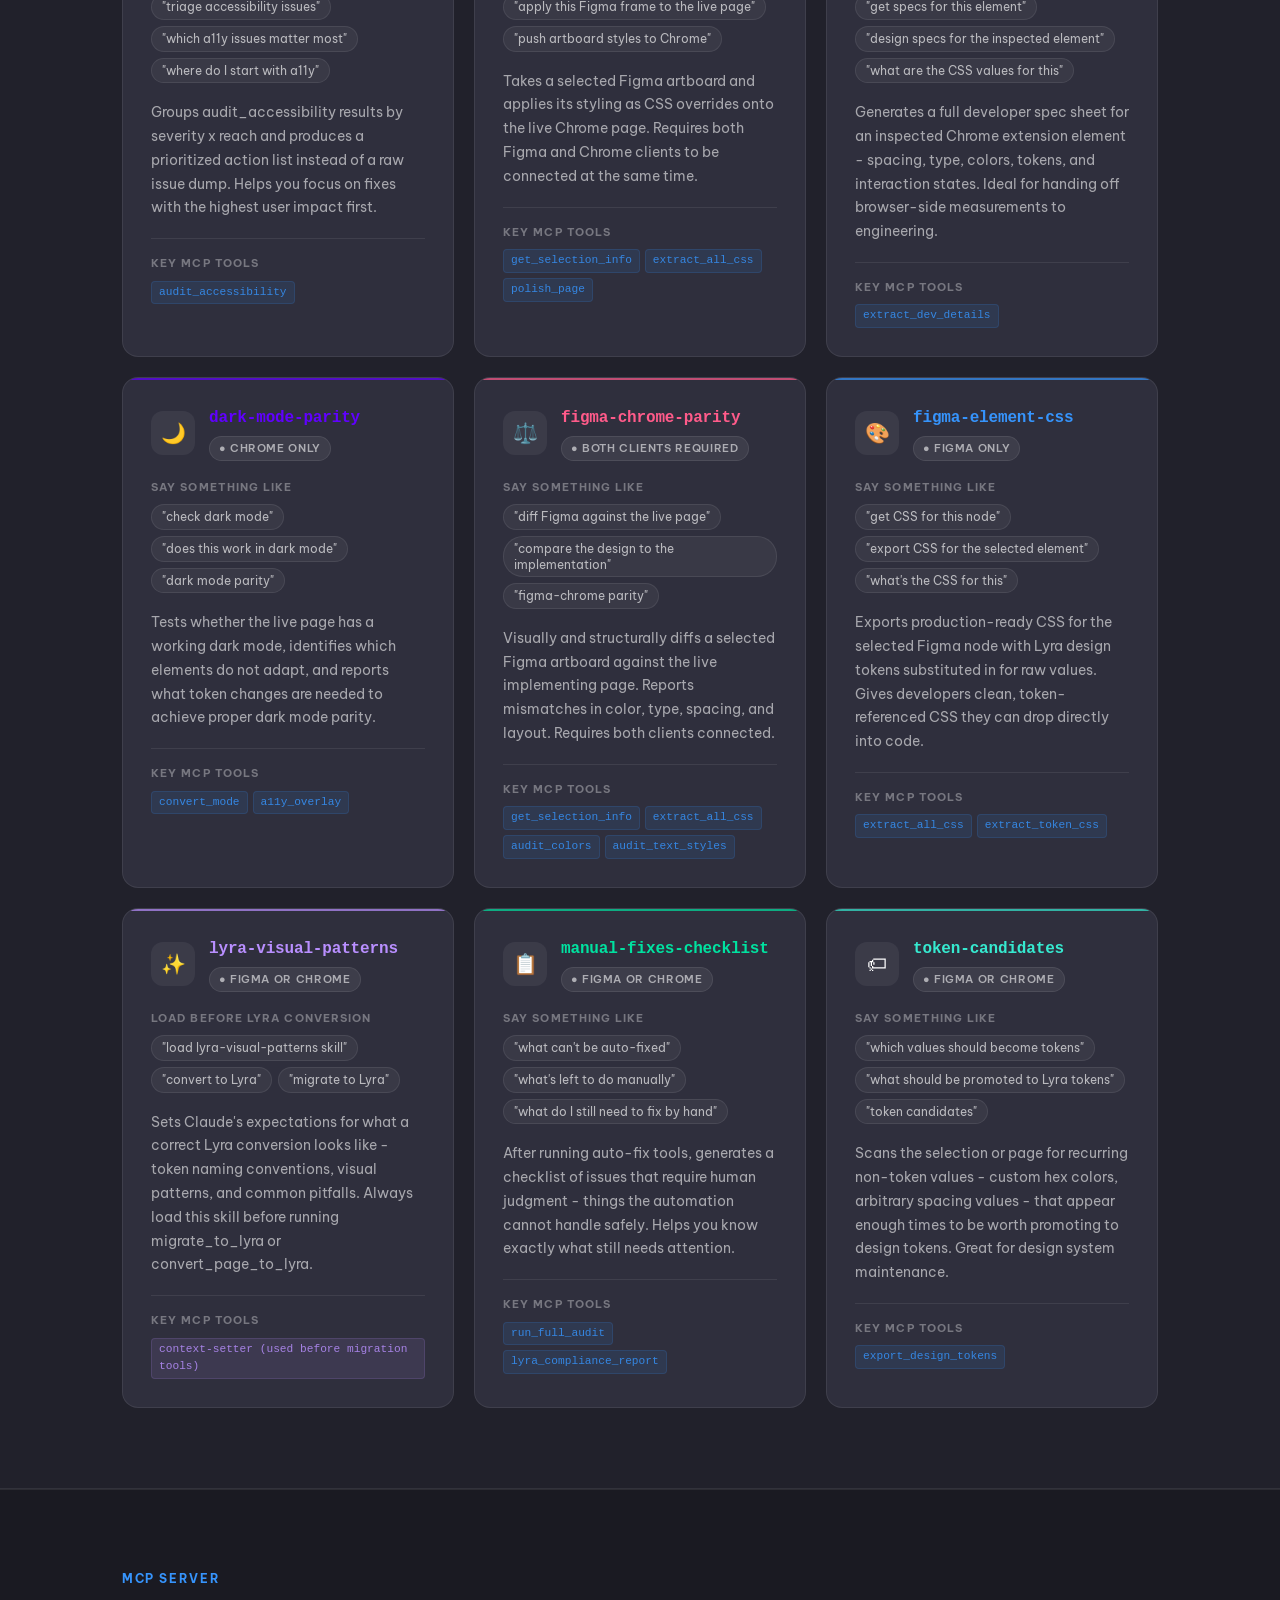
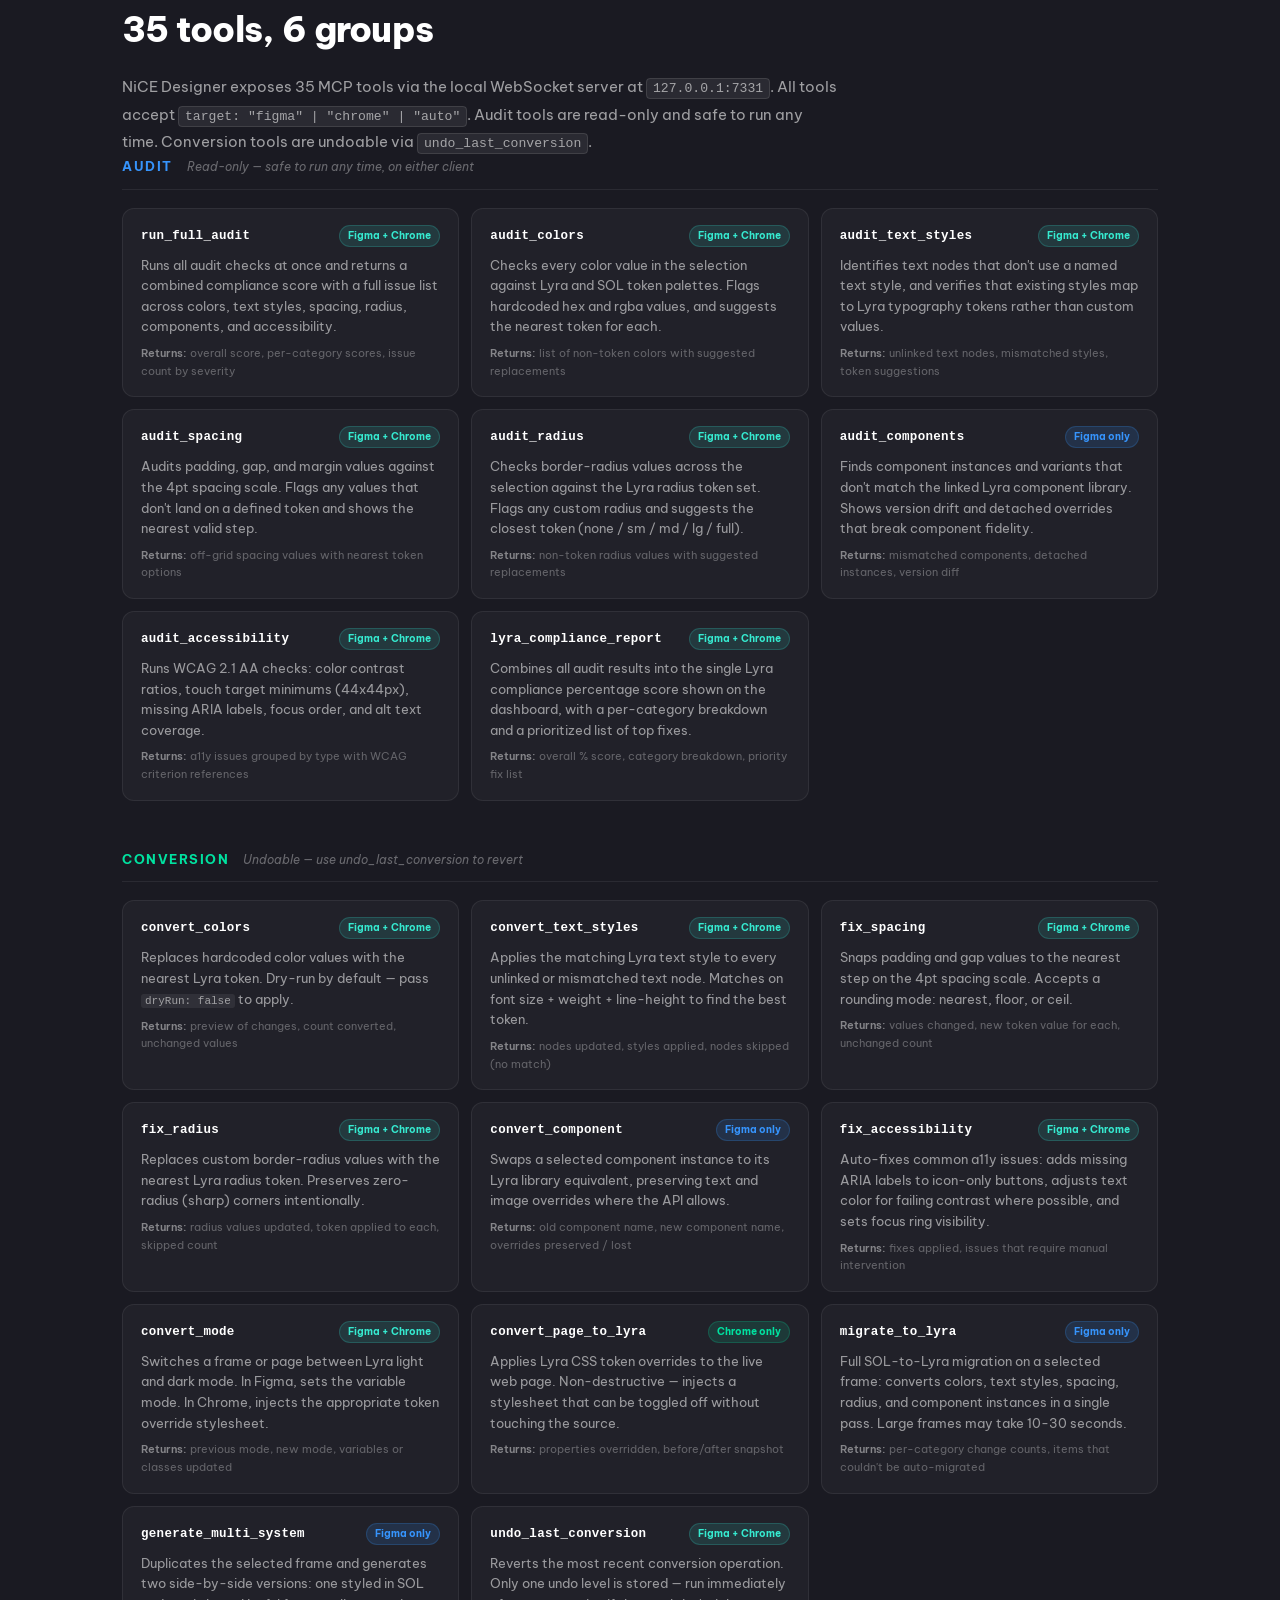
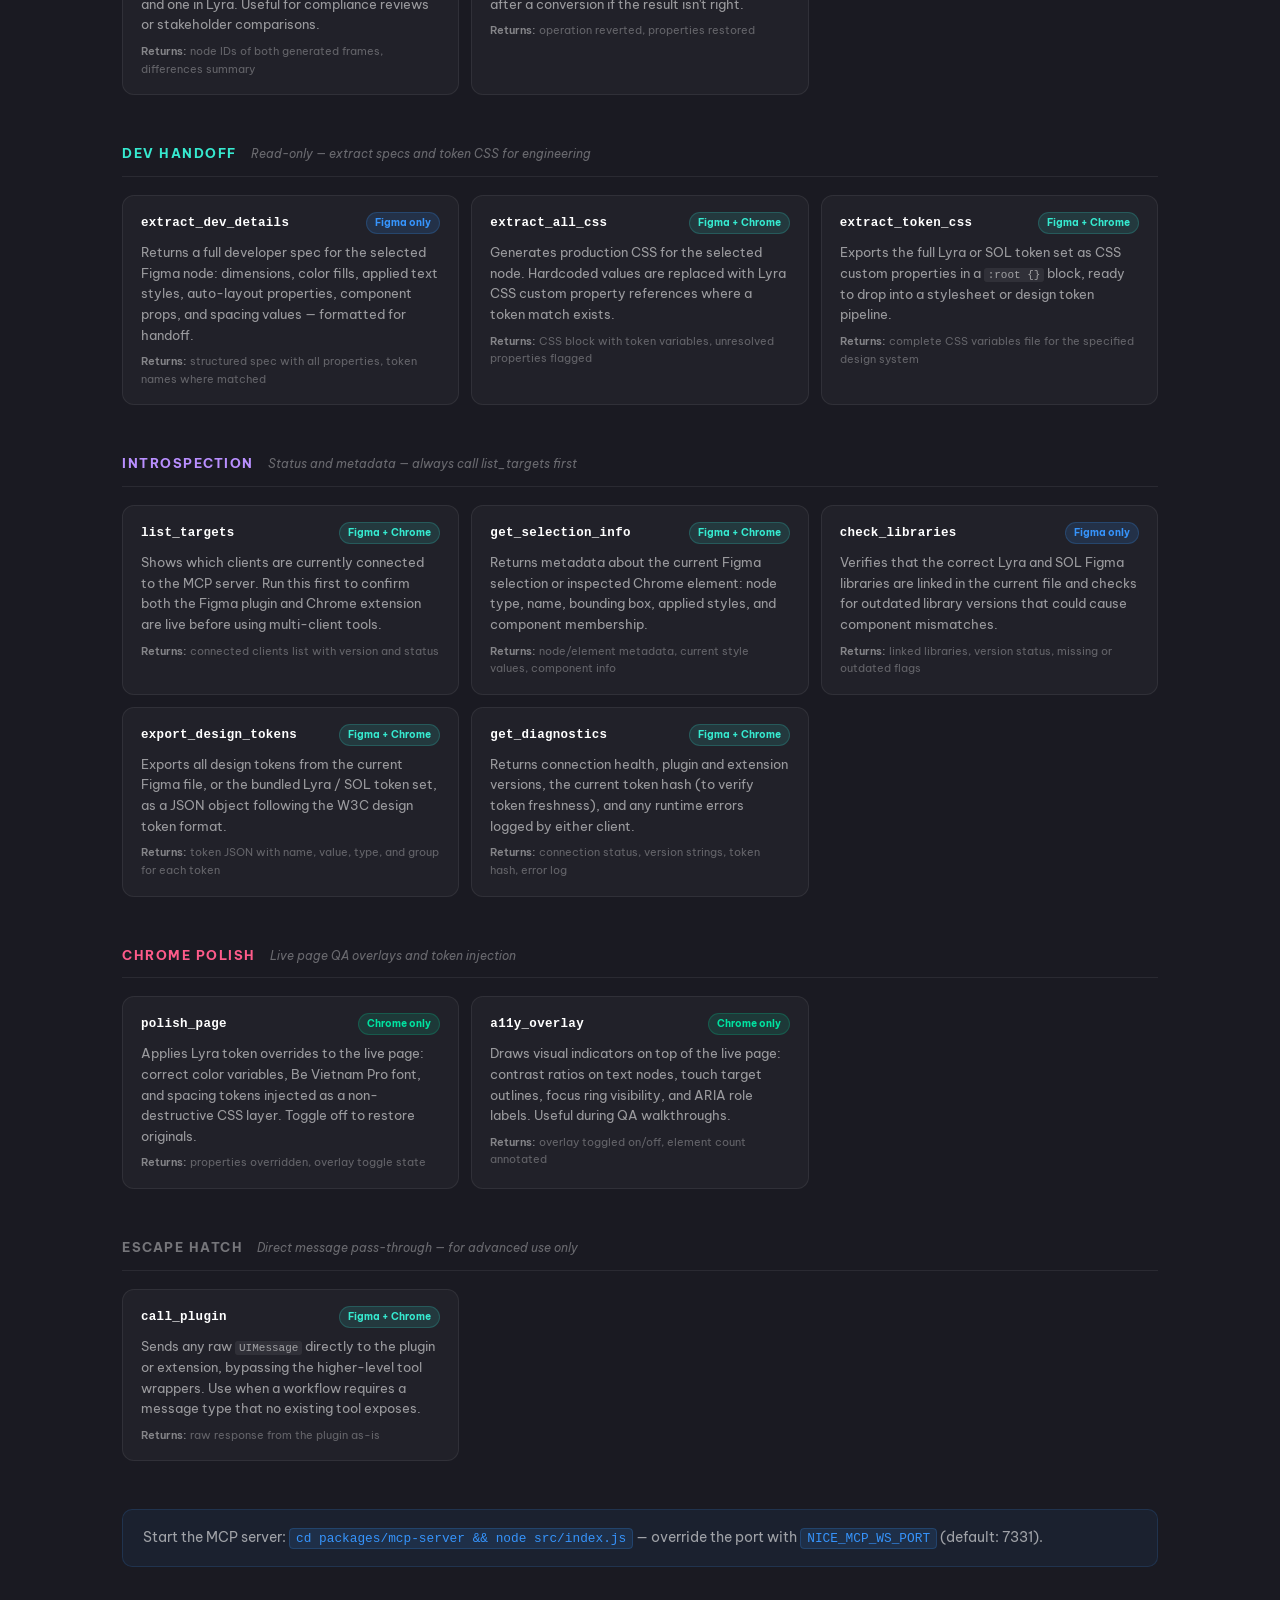
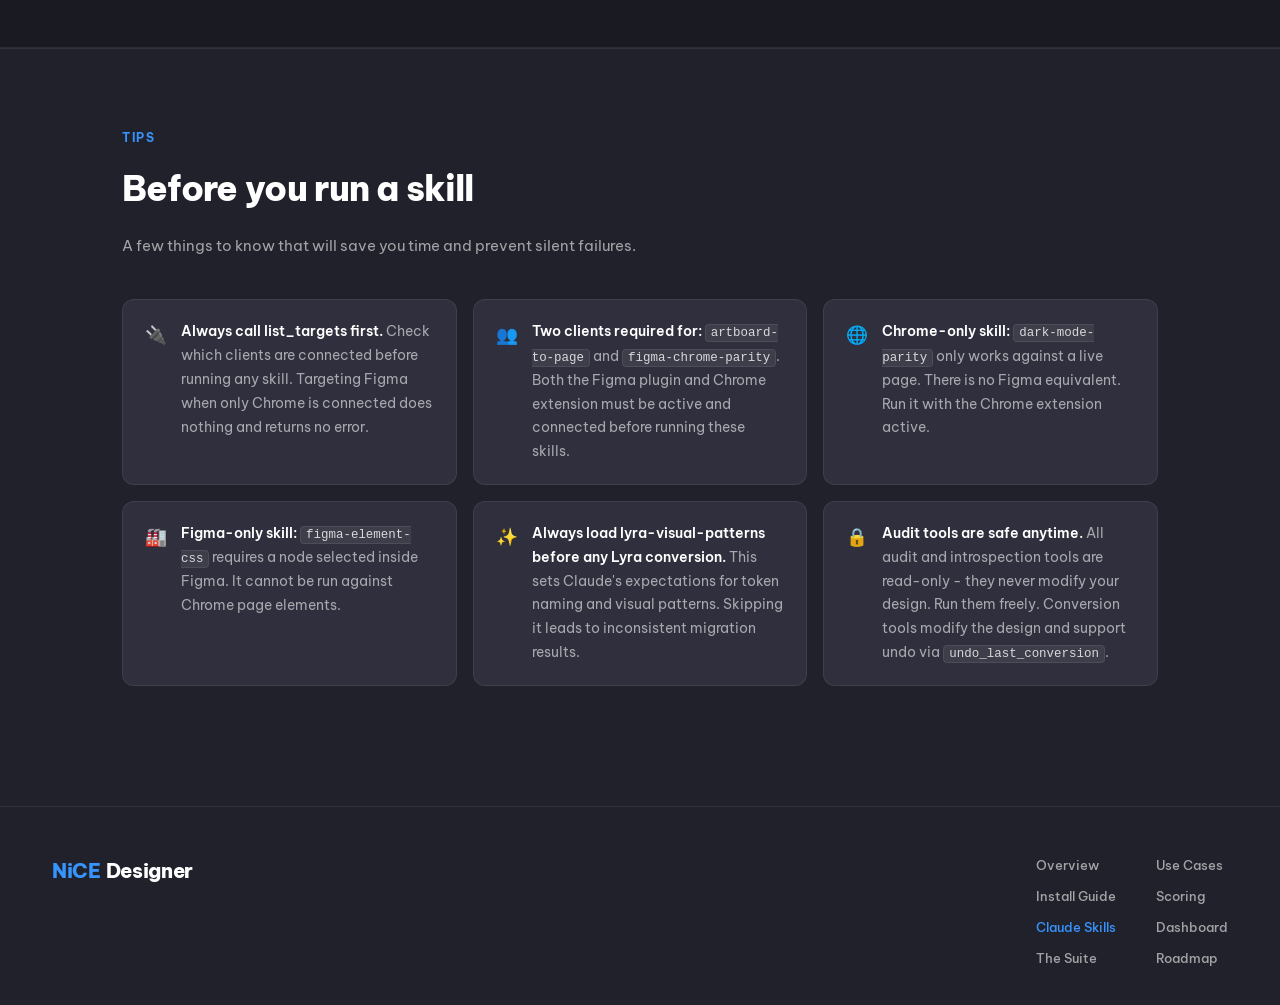
<file: claude-skills.html>
<!DOCTYPE html>
<html lang="en">
<head>
  <meta charset="UTF-8" />
  <meta name="viewport" content="width=device-width, initial-scale=1.0" />
  <title>Claude Skills - NiCE Designer</title>
  <link rel="preconnect" href="https://fonts.googleapis.com" />
  <link rel="preconnect" href="https://fonts.gstatic.com" crossorigin />
  <link href="https://fonts.googleapis.com/css2?family=Be+Vietnam+Pro:wght@300;400;500;600;700;800;900&display=swap" rel="stylesheet" />
  <link rel="stylesheet" href="theme.css" />
  <link rel="stylesheet" href="nice-effects.css" />
  <script src="nice-effects.js" defer></script>
  <style>
    body { line-height: 1.6; } /* page-specific */


    /* ---- HERO ---- */
    .hero {
      background: linear-gradient(to bottom, #1a0d40, var(--bg));
      padding: 100px 32px 80px;
      text-align: center;
    }

    .hero-eyebrow {
      font-size: 0.75rem;
      font-weight: 700;
      letter-spacing: 0.15em;
      text-transform: uppercase;
      color: var(--lyra);
      margin-bottom: 20px;
    }

    .hero-title {
      font-size: clamp(2.5rem, 6vw, 4.5rem);
      font-weight: 800;
      color: var(--text);
      line-height: 1.1;
      margin-bottom: 24px;
      letter-spacing: -0.02em;
    }

    .hero-subtitle {
      font-size: clamp(1rem, 2.5vw, 1.15rem);
      color: var(--secondary);
      max-width: 680px;
      margin: 0 auto;
      font-weight: 400;
      line-height: 1.7;
    }

    /* ---- SECTIONS ---- */
    .section {
      max-width: 1100px;
      margin: 0 auto;
      padding: 80px 32px;
    }

    .section-label {
      font-size: 0.72rem;
      font-weight: 700;
      letter-spacing: 0.14em;
      text-transform: uppercase;
      color: var(--blue);
      margin-bottom: 12px;
    }

    .section-title {
      font-size: clamp(1.6rem, 3.5vw, 2.2rem);
      font-weight: 800;
      color: var(--text);
      letter-spacing: -0.02em;
      margin-bottom: 16px;
    }

    .section-body {
      color: var(--secondary);
      font-size: 0.95rem;
      line-height: 1.8;
      max-width: 720px;
    }

    .section-body + .section-body { margin-top: 12px; }

    /* ---- INTRO CARD ---- */
    .intro-card {
      background: var(--card);
      border: 1px solid var(--border);
      border-radius: 16px;
      padding: 32px;
      margin-top: 40px;
    }

    .intro-card p {
      color: var(--secondary);
      font-size: 0.95rem;
      line-height: 1.8;
      margin-bottom: 12px;
    }
    .intro-card p:last-child { margin-bottom: 0; }

    .intro-card code {
      font-family: 'SF Mono', 'Fira Code', 'Fira Mono', monospace;
      font-size: 0.82rem;
      background: rgba(54,148,252,0.12);
      color: var(--blue);
      border: 1px solid rgba(54,148,252,0.2);
      padding: 2px 6px;
      border-radius: 4px;
    }

    .intro-highlight {
      display: flex;
      gap: 12px;
      align-items: flex-start;
      background: rgba(185,143,255,0.08);
      border: 1px solid rgba(185,143,255,0.18);
      border-radius: 10px;
      padding: 16px 20px;
      margin-top: 20px;
    }

    .intro-highlight-icon { font-size: 1.2rem; flex-shrink: 0; margin-top: 2px; }

    .intro-highlight-text {
      font-size: 0.9rem;
      color: rgba(255,255,255,0.75);
      line-height: 1.7;
    }

    /* ---- SKILLS GRID ---- */
    .skills-grid {
      display: grid;
      grid-template-columns: repeat(auto-fill, minmax(320px, 1fr));
      gap: 20px;
      margin-top: 48px;
    }

    .skill-card {
      background: var(--card);
      border: 1px solid var(--border);
      border-radius: 16px;
      padding: 28px;
      transition: transform 0.2s, box-shadow 0.2s, border-color 0.2s;
      position: relative;
      overflow: hidden;
    }

    .skill-card::before {
      content: '';
      position: absolute;
      top: 0; left: 0; right: 0;
      height: 2px;
      background: var(--skill-color, var(--blue));
      opacity: 0.7;
    }

    .skill-card:hover {
      transform: translateY(-3px);
      box-shadow: 0 16px 40px rgba(0,0,0,0.4);
      border-color: rgba(255,255,255,0.14);
    }

    .skill-header {
      display: flex;
      align-items: center;
      gap: 14px;
      margin-bottom: 18px;
    }

    .skill-icon {
      width: 44px;
      height: 44px;
      border-radius: 12px;
      display: flex;
      align-items: center;
      justify-content: center;
      font-size: 1.25rem;
      background: rgba(255,255,255,0.06);
      flex-shrink: 0;
    }

    .skill-name {
      font-family: 'SF Mono', 'Fira Code', 'Fira Mono', monospace;
      font-size: 1rem;
      font-weight: 600;
      color: var(--skill-color, var(--blue));
      letter-spacing: -0.01em;
    }

    .skill-target-badge {
      display: inline-flex;
      align-items: center;
      gap: 5px;
      font-size: 0.68rem;
      font-weight: 600;
      letter-spacing: 0.06em;
      text-transform: uppercase;
      padding: 3px 9px;
      border-radius: 20px;
      background: rgba(255,255,255,0.07);
      color: var(--secondary);
      border: 1px solid var(--border);
      margin-top: 4px;
    }

    .skill-description {
      font-size: 0.875rem;
      color: var(--secondary);
      line-height: 1.7;
      margin-bottom: 18px;
    }

    .skill-triggers {
      margin-bottom: 18px;
    }

    .skill-triggers-label {
      font-size: 0.68rem;
      font-weight: 700;
      letter-spacing: 0.1em;
      text-transform: uppercase;
      color: rgba(255,255,255,0.35);
      margin-bottom: 8px;
    }

    .trigger-list {
      display: flex;
      flex-wrap: wrap;
      gap: 6px;
    }

    .trigger-pill {
      font-size: 0.75rem;
      background: rgba(255,255,255,0.05);
      border: 1px solid var(--border);
      border-radius: 20px;
      padding: 4px 10px;
      color: rgba(255,255,255,0.65);
      line-height: 1.3;
    }

    .skill-tools {
      border-top: 1px solid var(--border);
      padding-top: 16px;
    }

    .skill-tools-label {
      font-size: 0.68rem;
      font-weight: 700;
      letter-spacing: 0.1em;
      text-transform: uppercase;
      color: rgba(255,255,255,0.35);
      margin-bottom: 8px;
    }

    .tools-list {
      display: flex;
      flex-wrap: wrap;
      gap: 5px;
    }

    .tool-tag {
      font-family: 'SF Mono', 'Fira Code', 'Fira Mono', monospace;
      font-size: 0.7rem;
      background: rgba(54,148,252,0.1);
      color: rgba(54,148,252,0.85);
      border: 1px solid rgba(54,148,252,0.15);
      border-radius: 4px;
      padding: 2px 7px;
    }

    .tool-tag.context-setter {
      background: rgba(185,143,255,0.1);
      color: rgba(185,143,255,0.85);
      border-color: rgba(185,143,255,0.15);
    }

    /* ---- MCP TOOL DETAIL CARDS ---- */
    .mcp-group { margin-bottom: 48px; }
    .mcp-group-header {
      display: flex; align-items: baseline; gap: 14px;
      margin-bottom: 18px; padding-bottom: 12px;
      border-bottom: 1px solid rgba(255,255,255,0.07);
    }
    .mcp-group-name {
      font-size: 13px; font-weight: 700; text-transform: uppercase;
      letter-spacing: 1.5px;
    }
    .mcp-group-name.audit       { color: var(--blue); }
    .mcp-group-name.conversion  { color: var(--emerald); }
    .mcp-group-name.handoff     { color: var(--teal); }
    .mcp-group-name.introspect  { color: var(--lyra); }
    .mcp-group-name.polish      { color: var(--coral); }
    .mcp-group-name.escape      { color: rgba(255,255,255,0.4); }
    .mcp-group-note {
      font-size: 12px; color: rgba(255,255,255,0.35); font-style: italic;
    }
    .mcp-tool-grid {
      display: grid;
      grid-template-columns: repeat(auto-fill, minmax(300px, 1fr));
      gap: 12px;
    }
    .mcp-tool-card {
      background: rgba(255,255,255,0.03);
      border: 1px solid rgba(255,255,255,0.07);
      border-radius: 12px; padding: 16px 18px;
    }
    .mcp-tool-card:hover {
      background: rgba(255,255,255,0.05);
      border-color: rgba(255,255,255,0.12);
    }
    .mcp-tool-top {
      display: flex; align-items: center;
      justify-content: space-between; gap: 8px;
      margin-bottom: 8px; flex-wrap: wrap;
    }
    .mcp-tool-name {
      font-family: 'SF Mono','Fira Code',monospace;
      font-size: 12.5px; font-weight: 600;
      color: #fff; letter-spacing: 0.3px;
    }
    .mcp-target-badge {
      font-size: 10px; font-weight: 700; padding: 2px 8px;
      border-radius: 100px; white-space: nowrap; flex-shrink: 0;
    }
    .mcp-target-badge.figma   { background: rgba(54,148,252,0.15); color: #3694FC; border: 1px solid rgba(54,148,252,0.2); }
    .mcp-target-badge.chrome  { background: rgba(0,226,160,0.12); color: #00E2A0; border: 1px solid rgba(0,226,160,0.2); }
    .mcp-target-badge.both    { background: rgba(54,226,208,0.12); color: #36EAD0; border: 1px solid rgba(54,226,208,0.2); }
    .mcp-tool-desc {
      font-size: 12.5px; color: rgba(255,255,255,0.55); line-height: 1.65;
    }
    .mcp-returns {
      margin-top: 8px; font-size: 11px; color: rgba(255,255,255,0.3);
    }
    .mcp-returns strong { color: rgba(255,255,255,0.45); font-weight: 600; }
    @media (max-width: 640px) { .mcp-tool-grid { grid-template-columns: 1fr; } }

    /* ---- MCP TOOLS TABLE SECTION ---- */
    .tools-section {
      background: rgba(0,0,0,0.2);
      border-top: 1px solid var(--border);
      border-bottom: 1px solid var(--border);
    }

    .tools-groups {
      display: grid;
      grid-template-columns: repeat(auto-fill, minmax(300px, 1fr));
      gap: 20px;
      margin-top: 40px;
    }

    .tools-group-card {
      background: var(--card);
      border: 1px solid var(--border);
      border-radius: 14px;
      padding: 24px;
    }

    .tools-group-name {
      font-size: 0.72rem;
      font-weight: 700;
      letter-spacing: 0.12em;
      text-transform: uppercase;
      margin-bottom: 14px;
      padding-bottom: 10px;
      border-bottom: 1px solid var(--border);
    }

    .tools-group-name.audit { color: var(--blue); }
    .tools-group-name.conversion { color: var(--emerald); }
    .tools-group-name.handoff { color: var(--teal); }
    .tools-group-name.introspection { color: var(--lyra); }
    .tools-group-name.polish { color: var(--coral); }
    .tools-group-name.escape { color: rgba(255,255,255,0.5); }

    .tools-group-list {
      display: flex;
      flex-wrap: wrap;
      gap: 6px;
    }

    .mcp-tool-tag {
      font-family: 'SF Mono', 'Fira Code', 'Fira Mono', monospace;
      font-size: 0.72rem;
      padding: 4px 9px;
      border-radius: 5px;
      line-height: 1.4;
    }

    .mcp-tool-tag.audit {
      background: rgba(54,148,252,0.1);
      color: rgba(54,148,252,0.9);
      border: 1px solid rgba(54,148,252,0.15);
    }
    .mcp-tool-tag.conversion {
      background: rgba(0,226,160,0.1);
      color: rgba(0,226,160,0.9);
      border: 1px solid rgba(0,226,160,0.15);
    }
    .mcp-tool-tag.handoff {
      background: rgba(54,234,208,0.1);
      color: rgba(54,234,208,0.9);
      border: 1px solid rgba(54,234,208,0.15);
    }
    .mcp-tool-tag.introspection {
      background: rgba(185,143,255,0.1);
      color: rgba(185,143,255,0.9);
      border: 1px solid rgba(185,143,255,0.15);
    }
    .mcp-tool-tag.polish {
      background: rgba(255,91,138,0.1);
      color: rgba(255,91,138,0.9);
      border: 1px solid rgba(255,91,138,0.15);
    }
    .mcp-tool-tag.escape {
      background: rgba(255,255,255,0.06);
      color: rgba(255,255,255,0.6);
      border: 1px solid rgba(255,255,255,0.1);
    }

    .tools-note {
      margin-top: 24px;
      padding: 16px 20px;
      background: rgba(54,148,252,0.06);
      border: 1px solid rgba(54,148,252,0.15);
      border-radius: 10px;
      font-size: 0.875rem;
      color: var(--secondary);
      line-height: 1.7;
    }

    .tools-note code {
      font-family: 'SF Mono', 'Fira Code', 'Fira Mono', monospace;
      font-size: 0.8rem;
      background: rgba(54,148,252,0.12);
      color: var(--blue);
      border: 1px solid rgba(54,148,252,0.2);
      padding: 2px 6px;
      border-radius: 4px;
    }

    /* ---- TIPS SECTION ---- */
    .tips-grid {
      display: grid;
      grid-template-columns: repeat(auto-fill, minmax(280px, 1fr));
      gap: 16px;
      margin-top: 40px;
    }

    .tip-card {
      background: var(--card);
      border: 1px solid var(--border);
      border-radius: 12px;
      padding: 20px 22px;
      display: flex;
      gap: 14px;
      align-items: flex-start;
    }

    .tip-icon {
      font-size: 1.1rem;
      flex-shrink: 0;
      margin-top: 1px;
    }

    .tip-body {
      font-size: 0.875rem;
      color: var(--secondary);
      line-height: 1.7;
    }

    .tip-body strong {
      color: var(--text);
      font-weight: 600;
    }

    .tip-body code {
      font-family: 'SF Mono', 'Fira Code', 'Fira Mono', monospace;
      font-size: 0.78rem;
      background: rgba(255,255,255,0.07);
      color: rgba(255,255,255,0.8);
      border: 1px solid var(--border);
      padding: 1px 5px;
      border-radius: 4px;
    }

    /* ---- DIVIDER ---- */
    .section-divider {
      border: none;
      border-top: 1px solid var(--border);
      margin: 0;
    }

    /* ---- SCROLL REVEAL ---- */
    .reveal {
      opacity: 0;
      transform: translateY(24px);
      transition: opacity 0.55s ease, transform 0.55s ease;
    }
    .reveal.visible {
      opacity: 1;
      transform: translateY(0);
    }

    @media (max-width: 640px) {
      .hero { padding: 72px 20px 60px; }
      .section { padding: 60px 20px; }
      .tools-section .section { padding: 60px 20px; }
      footer { padding: 40px 20px; }
      .skills-grid { grid-template-columns: 1fr; }
      .tips-grid { grid-template-columns: 1fr; }
      .tools-groups { grid-template-columns: 1fr; }
    }
  </style>
</head>
<body>

  <!-- NAV -->
  <nav class="site-nav" id="site-nav">
    <a href="./index.html" class="nav-logo">
      <span class="logo-nice">NiCE</span><span class="logo-designer"> Designer</span>
    </a>
    <div class="nav-links">
      <a href="./index.html" class="nav-link">Overview</a>
      <a href="./install-guide.html" class="nav-link">Install Guide</a>
      <a href="./claude-skills.html" class="nav-link active">Claude Skills</a>
      <a href="./the-suite.html" class="nav-link">The Suite</a>
      <a href="./use-cases.html" class="nav-link">Use Cases</a>
      <a href="./scoring.html" class="nav-link">Scoring</a>
      <a href="./dashboard.html" class="nav-link">Dashboard</a>
      <a href="./roadmap.html" class="nav-link">Roadmap</a>
    </div>
    <button class="nav-toggle" aria-label="Menu" id="nav-toggle">&#9776;</button>
  </nav>

  <!-- HERO -->
  <section class="hero">
    <p class="hero-eyebrow">AI SKILLS</p>
    <h1 class="hero-title">Claude Skills</h1>
    <p class="hero-subtitle">Nine skills ship with NiCE Designer. Each one loads specialized context into Claude for a specific workflow - from triaging accessibility issues to converting a full Figma frame to Lyra tokens.</p>
  </section>

  <!-- INTRO -->
  <div class="section reveal">
    <p class="section-label">What is a skill?</p>
    <h2 class="section-title">Skills make Claude an expert tool operator</h2>
    <p class="section-body">NiCE Designer ships 9 Claude skills. A skill is a context file (SKILL.md) that tells Claude exactly how to use the MCP tools for a specific job. You load a skill by saying "load the [skill-name] skill" in Claude chat, then Claude uses the right MCP tools in the right order.</p>
    <div class="intro-card">
      <p>Each skill pre-loads Claude with the correct tool sequence, common pitfalls, expected outputs, and quality checks for a particular workflow. Without a skill, Claude knows the tools exist but has to figure out the right approach on its own. With a skill loaded, it already has a playbook.</p>
      <p>Skills are stored in the <code>skills/</code> directory of the plugin. Each skill has a <code>SKILL.md</code> file. The same 9 skills are bundled into the packaged Chrome build at <code>builds/chrome/skills/</code>.</p>
      <div class="intro-highlight">
        <div class="intro-highlight-icon">&#9888;&#65039;</div>
        <div class="intro-highlight-text">
          Always call <code>list_targets</code> first to check which clients are connected (Figma, Chrome, or both). Some skills require both clients to be connected at the same time. Calling the wrong target silently does nothing.
        </div>
      </div>
    </div>
  </div>

  <hr class="section-divider" />

  <!-- SKILLS GRID -->
  <div class="section">
    <p class="section-label">All 9 skills</p>
    <h2 class="section-title">Skills reference</h2>
    <p class="section-body">Each skill below shows the trigger phrases that load it, the target client(s) it works with, and the key MCP tools it orchestrates.</p>

    <div class="skills-grid">

      <!-- 1: a11y-triage -->
      <div class="skill-card reveal" style="--skill-color: var(--lyra);">
        <div class="skill-header">
          <div class="skill-icon">&#127919;</div>
          <div>
            <div class="skill-name">a11y-triage</div>
            <div class="skill-target-badge">&#9679; Figma or Chrome</div>
          </div>
        </div>
        <div class="skill-triggers">
          <div class="skill-triggers-label">Say something like</div>
          <div class="trigger-list">
            <span class="trigger-pill">"triage accessibility issues"</span>
            <span class="trigger-pill">"which a11y issues matter most"</span>
            <span class="trigger-pill">"where do I start with a11y"</span>
          </div>
        </div>
        <p class="skill-description">Groups audit_accessibility results by severity x reach and produces a prioritized action list instead of a raw issue dump. Helps you focus on fixes with the highest user impact first.</p>
        <div class="skill-tools">
          <div class="skill-tools-label">Key MCP tools</div>
          <div class="tools-list">
            <span class="tool-tag">audit_accessibility</span>
          </div>
        </div>
      </div>

      <!-- 2: artboard-to-page -->
      <div class="skill-card reveal" style="--skill-color: var(--blue);">
        <div class="skill-header">
          <div class="skill-icon">&#128444;&#65039;</div>
          <div>
            <div class="skill-name">artboard-to-page</div>
            <div class="skill-target-badge">&#9679; Both clients required</div>
          </div>
        </div>
        <div class="skill-triggers">
          <div class="skill-triggers-label">Say something like</div>
          <div class="trigger-list">
            <span class="trigger-pill">"apply this Figma frame to the live page"</span>
            <span class="trigger-pill">"push artboard styles to Chrome"</span>
          </div>
        </div>
        <p class="skill-description">Takes a selected Figma artboard and applies its styling as CSS overrides onto the live Chrome page. Requires both Figma and Chrome clients to be connected at the same time.</p>
        <div class="skill-tools">
          <div class="skill-tools-label">Key MCP tools</div>
          <div class="tools-list">
            <span class="tool-tag">get_selection_info</span>
            <span class="tool-tag">extract_all_css</span>
            <span class="tool-tag">polish_page</span>
          </div>
        </div>
      </div>

      <!-- 3: browser-element-specs -->
      <div class="skill-card reveal" style="--skill-color: var(--teal);">
        <div class="skill-header">
          <div class="skill-icon">&#128269;</div>
          <div>
            <div class="skill-name">browser-element-specs</div>
            <div class="skill-target-badge">&#9679; Chrome only</div>
          </div>
        </div>
        <div class="skill-triggers">
          <div class="skill-triggers-label">Say something like</div>
          <div class="trigger-list">
            <span class="trigger-pill">"get specs for this element"</span>
            <span class="trigger-pill">"design specs for the inspected element"</span>
            <span class="trigger-pill">"what are the CSS values for this"</span>
          </div>
        </div>
        <p class="skill-description">Generates a full developer spec sheet for an inspected Chrome extension element - spacing, type, colors, tokens, and interaction states. Ideal for handing off browser-side measurements to engineering.</p>
        <div class="skill-tools">
          <div class="skill-tools-label">Key MCP tools</div>
          <div class="tools-list">
            <span class="tool-tag">extract_dev_details</span>
          </div>
        </div>
      </div>

      <!-- 4: dark-mode-parity -->
      <div class="skill-card reveal" style="--skill-color: var(--indigo);">
        <div class="skill-header">
          <div class="skill-icon">&#127769;</div>
          <div>
            <div class="skill-name">dark-mode-parity</div>
            <div class="skill-target-badge">&#9679; Chrome only</div>
          </div>
        </div>
        <div class="skill-triggers">
          <div class="skill-triggers-label">Say something like</div>
          <div class="trigger-list">
            <span class="trigger-pill">"check dark mode"</span>
            <span class="trigger-pill">"does this work in dark mode"</span>
            <span class="trigger-pill">"dark mode parity"</span>
          </div>
        </div>
        <p class="skill-description">Tests whether the live page has a working dark mode, identifies which elements do not adapt, and reports what token changes are needed to achieve proper dark mode parity.</p>
        <div class="skill-tools">
          <div class="skill-tools-label">Key MCP tools</div>
          <div class="tools-list">
            <span class="tool-tag">convert_mode</span>
            <span class="tool-tag">a11y_overlay</span>
          </div>
        </div>
      </div>

      <!-- 5: figma-chrome-parity -->
      <div class="skill-card reveal" style="--skill-color: var(--coral);">
        <div class="skill-header">
          <div class="skill-icon">&#9878;&#65039;</div>
          <div>
            <div class="skill-name">figma-chrome-parity</div>
            <div class="skill-target-badge">&#9679; Both clients required</div>
          </div>
        </div>
        <div class="skill-triggers">
          <div class="skill-triggers-label">Say something like</div>
          <div class="trigger-list">
            <span class="trigger-pill">"diff Figma against the live page"</span>
            <span class="trigger-pill">"compare the design to the implementation"</span>
            <span class="trigger-pill">"figma-chrome parity"</span>
          </div>
        </div>
        <p class="skill-description">Visually and structurally diffs a selected Figma artboard against the live implementing page. Reports mismatches in color, type, spacing, and layout. Requires both clients connected.</p>
        <div class="skill-tools">
          <div class="skill-tools-label">Key MCP tools</div>
          <div class="tools-list">
            <span class="tool-tag">get_selection_info</span>
            <span class="tool-tag">extract_all_css</span>
            <span class="tool-tag">audit_colors</span>
            <span class="tool-tag">audit_text_styles</span>
          </div>
        </div>
      </div>

      <!-- 6: figma-element-css -->
      <div class="skill-card reveal" style="--skill-color: var(--blue);">
        <div class="skill-header">
          <div class="skill-icon">&#127912;</div>
          <div>
            <div class="skill-name">figma-element-css</div>
            <div class="skill-target-badge">&#9679; Figma only</div>
          </div>
        </div>
        <div class="skill-triggers">
          <div class="skill-triggers-label">Say something like</div>
          <div class="trigger-list">
            <span class="trigger-pill">"get CSS for this node"</span>
            <span class="trigger-pill">"export CSS for the selected element"</span>
            <span class="trigger-pill">"what's the CSS for this"</span>
          </div>
        </div>
        <p class="skill-description">Exports production-ready CSS for the selected Figma node with Lyra design tokens substituted in for raw values. Gives developers clean, token-referenced CSS they can drop directly into code.</p>
        <div class="skill-tools">
          <div class="skill-tools-label">Key MCP tools</div>
          <div class="tools-list">
            <span class="tool-tag">extract_all_css</span>
            <span class="tool-tag">extract_token_css</span>
          </div>
        </div>
      </div>

      <!-- 7: lyra-visual-patterns -->
      <div class="skill-card reveal" style="--skill-color: var(--lyra);">
        <div class="skill-header">
          <div class="skill-icon">&#10024;</div>
          <div>
            <div class="skill-name">lyra-visual-patterns</div>
            <div class="skill-target-badge">&#9679; Figma or Chrome</div>
          </div>
        </div>
        <div class="skill-triggers">
          <div class="skill-triggers-label">Load BEFORE Lyra conversion</div>
          <div class="trigger-list">
            <span class="trigger-pill">"load lyra-visual-patterns skill"</span>
            <span class="trigger-pill">"convert to Lyra"</span>
            <span class="trigger-pill">"migrate to Lyra"</span>
          </div>
        </div>
        <p class="skill-description">Sets Claude's expectations for what a correct Lyra conversion looks like - token naming conventions, visual patterns, and common pitfalls. Always load this skill before running migrate_to_lyra or convert_page_to_lyra.</p>
        <div class="skill-tools">
          <div class="skill-tools-label">Key MCP tools</div>
          <div class="tools-list">
            <span class="tool-tag context-setter">context-setter (used before migration tools)</span>
          </div>
        </div>
      </div>

      <!-- 8: manual-fixes-checklist -->
      <div class="skill-card reveal" style="--skill-color: var(--emerald);">
        <div class="skill-header">
          <div class="skill-icon">&#128203;</div>
          <div>
            <div class="skill-name">manual-fixes-checklist</div>
            <div class="skill-target-badge">&#9679; Figma or Chrome</div>
          </div>
        </div>
        <div class="skill-triggers">
          <div class="skill-triggers-label">Say something like</div>
          <div class="trigger-list">
            <span class="trigger-pill">"what can't be auto-fixed"</span>
            <span class="trigger-pill">"what's left to do manually"</span>
            <span class="trigger-pill">"what do I still need to fix by hand"</span>
          </div>
        </div>
        <p class="skill-description">After running auto-fix tools, generates a checklist of issues that require human judgment - things the automation cannot handle safely. Helps you know exactly what still needs attention.</p>
        <div class="skill-tools">
          <div class="skill-tools-label">Key MCP tools</div>
          <div class="tools-list">
            <span class="tool-tag">run_full_audit</span>
            <span class="tool-tag">lyra_compliance_report</span>
          </div>
        </div>
      </div>

      <!-- 9: token-candidates -->
      <div class="skill-card reveal" style="--skill-color: var(--teal);">
        <div class="skill-header">
          <div class="skill-icon">&#127991;</div>
          <div>
            <div class="skill-name">token-candidates</div>
            <div class="skill-target-badge">&#9679; Figma or Chrome</div>
          </div>
        </div>
        <div class="skill-triggers">
          <div class="skill-triggers-label">Say something like</div>
          <div class="trigger-list">
            <span class="trigger-pill">"which values should become tokens"</span>
            <span class="trigger-pill">"what should be promoted to Lyra tokens"</span>
            <span class="trigger-pill">"token candidates"</span>
          </div>
        </div>
        <p class="skill-description">Scans the selection or page for recurring non-token values - custom hex colors, arbitrary spacing values - that appear enough times to be worth promoting to design tokens. Great for design system maintenance.</p>
        <div class="skill-tools">
          <div class="skill-tools-label">Key MCP tools</div>
          <div class="tools-list">
            <span class="tool-tag">export_design_tokens</span>
          </div>
        </div>
      </div>

    </div>
  </div>

  <hr class="section-divider" />

  <!-- MCP TOOLS REFERENCE -->
  <div class="tools-section">
    <div class="section reveal">
      <p class="section-label">MCP server</p>
      <h2 class="section-title">35 tools, 6 groups</h2>
      <p class="section-body">NiCE Designer exposes 35 MCP tools via the local WebSocket server at <code style="font-family:'SF Mono','Fira Code',monospace;font-size:.82rem;background:rgba(255,255,255,.07);border:1px solid rgba(255,255,255,.1);padding:2px 6px;border-radius:4px">127.0.0.1:7331</code>. All tools accept <code style="font-family:'SF Mono','Fira Code',monospace;font-size:.82rem;background:rgba(255,255,255,.07);border:1px solid rgba(255,255,255,.1);padding:2px 6px;border-radius:4px">target: "figma" | "chrome" | "auto"</code>. Audit tools are read-only and safe to run any time. Conversion tools are undoable via <code style="font-family:'SF Mono','Fira Code',monospace;font-size:.82rem;background:rgba(255,255,255,.07);border:1px solid rgba(255,255,255,.1);padding:2px 6px;border-radius:4px">undo_last_conversion</code>.</p>

      <!-- AUDIT -->
      <div class="mcp-group">
        <div class="mcp-group-header">
          <span class="mcp-group-name audit">Audit</span>
          <span class="mcp-group-note">Read-only — safe to run any time, on either client</span>
        </div>
        <div class="mcp-tool-grid">
          <div class="mcp-tool-card reveal">
            <div class="mcp-tool-top"><code class="mcp-tool-name">run_full_audit</code><span class="mcp-target-badge both">Figma + Chrome</span></div>
            <p class="mcp-tool-desc">Runs all audit checks at once and returns a combined compliance score with a full issue list across colors, text styles, spacing, radius, components, and accessibility.</p>
            <p class="mcp-returns"><strong>Returns:</strong> overall score, per-category scores, issue count by severity</p>
          </div>
          <div class="mcp-tool-card reveal">
            <div class="mcp-tool-top"><code class="mcp-tool-name">audit_colors</code><span class="mcp-target-badge both">Figma + Chrome</span></div>
            <p class="mcp-tool-desc">Checks every color value in the selection against Lyra and SOL token palettes. Flags hardcoded hex and rgba values, and suggests the nearest token for each.</p>
            <p class="mcp-returns"><strong>Returns:</strong> list of non-token colors with suggested replacements</p>
          </div>
          <div class="mcp-tool-card reveal">
            <div class="mcp-tool-top"><code class="mcp-tool-name">audit_text_styles</code><span class="mcp-target-badge both">Figma + Chrome</span></div>
            <p class="mcp-tool-desc">Identifies text nodes that don't use a named text style, and verifies that existing styles map to Lyra typography tokens rather than custom values.</p>
            <p class="mcp-returns"><strong>Returns:</strong> unlinked text nodes, mismatched styles, token suggestions</p>
          </div>
          <div class="mcp-tool-card reveal">
            <div class="mcp-tool-top"><code class="mcp-tool-name">audit_spacing</code><span class="mcp-target-badge both">Figma + Chrome</span></div>
            <p class="mcp-tool-desc">Audits padding, gap, and margin values against the 4pt spacing scale. Flags any values that don't land on a defined token and shows the nearest valid step.</p>
            <p class="mcp-returns"><strong>Returns:</strong> off-grid spacing values with nearest token options</p>
          </div>
          <div class="mcp-tool-card reveal">
            <div class="mcp-tool-top"><code class="mcp-tool-name">audit_radius</code><span class="mcp-target-badge both">Figma + Chrome</span></div>
            <p class="mcp-tool-desc">Checks border-radius values across the selection against the Lyra radius token set. Flags any custom radius and suggests the closest token (none / sm / md / lg / full).</p>
            <p class="mcp-returns"><strong>Returns:</strong> non-token radius values with suggested replacements</p>
          </div>
          <div class="mcp-tool-card reveal">
            <div class="mcp-tool-top"><code class="mcp-tool-name">audit_components</code><span class="mcp-target-badge figma">Figma only</span></div>
            <p class="mcp-tool-desc">Finds component instances and variants that don't match the linked Lyra component library. Shows version drift and detached overrides that break component fidelity.</p>
            <p class="mcp-returns"><strong>Returns:</strong> mismatched components, detached instances, version diff</p>
          </div>
          <div class="mcp-tool-card reveal">
            <div class="mcp-tool-top"><code class="mcp-tool-name">audit_accessibility</code><span class="mcp-target-badge both">Figma + Chrome</span></div>
            <p class="mcp-tool-desc">Runs WCAG 2.1 AA checks: color contrast ratios, touch target minimums (44x44px), missing ARIA labels, focus order, and alt text coverage.</p>
            <p class="mcp-returns"><strong>Returns:</strong> a11y issues grouped by type with WCAG criterion references</p>
          </div>
          <div class="mcp-tool-card reveal">
            <div class="mcp-tool-top"><code class="mcp-tool-name">lyra_compliance_report</code><span class="mcp-target-badge both">Figma + Chrome</span></div>
            <p class="mcp-tool-desc">Combines all audit results into the single Lyra compliance percentage score shown on the dashboard, with a per-category breakdown and a prioritized list of top fixes.</p>
            <p class="mcp-returns"><strong>Returns:</strong> overall % score, category breakdown, priority fix list</p>
          </div>
        </div>
      </div>

      <!-- CONVERSION -->
      <div class="mcp-group">
        <div class="mcp-group-header">
          <span class="mcp-group-name conversion">Conversion</span>
          <span class="mcp-group-note">Undoable — use undo_last_conversion to revert</span>
        </div>
        <div class="mcp-tool-grid">
          <div class="mcp-tool-card reveal">
            <div class="mcp-tool-top"><code class="mcp-tool-name">convert_colors</code><span class="mcp-target-badge both">Figma + Chrome</span></div>
            <p class="mcp-tool-desc">Replaces hardcoded color values with the nearest Lyra token. Dry-run by default — pass <code style="font-size:11px;background:rgba(255,255,255,.07);padding:1px 4px;border-radius:3px">dryRun: false</code> to apply.</p>
            <p class="mcp-returns"><strong>Returns:</strong> preview of changes, count converted, unchanged values</p>
          </div>
          <div class="mcp-tool-card reveal">
            <div class="mcp-tool-top"><code class="mcp-tool-name">convert_text_styles</code><span class="mcp-target-badge both">Figma + Chrome</span></div>
            <p class="mcp-tool-desc">Applies the matching Lyra text style to every unlinked or mismatched text node. Matches on font size + weight + line-height to find the best token.</p>
            <p class="mcp-returns"><strong>Returns:</strong> nodes updated, styles applied, nodes skipped (no match)</p>
          </div>
          <div class="mcp-tool-card reveal">
            <div class="mcp-tool-top"><code class="mcp-tool-name">fix_spacing</code><span class="mcp-target-badge both">Figma + Chrome</span></div>
            <p class="mcp-tool-desc">Snaps padding and gap values to the nearest step on the 4pt spacing scale. Accepts a rounding mode: nearest, floor, or ceil.</p>
            <p class="mcp-returns"><strong>Returns:</strong> values changed, new token value for each, unchanged count</p>
          </div>
          <div class="mcp-tool-card reveal">
            <div class="mcp-tool-top"><code class="mcp-tool-name">fix_radius</code><span class="mcp-target-badge both">Figma + Chrome</span></div>
            <p class="mcp-tool-desc">Replaces custom border-radius values with the nearest Lyra radius token. Preserves zero-radius (sharp) corners intentionally.</p>
            <p class="mcp-returns"><strong>Returns:</strong> radius values updated, token applied to each, skipped count</p>
          </div>
          <div class="mcp-tool-card reveal">
            <div class="mcp-tool-top"><code class="mcp-tool-name">convert_component</code><span class="mcp-target-badge figma">Figma only</span></div>
            <p class="mcp-tool-desc">Swaps a selected component instance to its Lyra library equivalent, preserving text and image overrides where the API allows.</p>
            <p class="mcp-returns"><strong>Returns:</strong> old component name, new component name, overrides preserved / lost</p>
          </div>
          <div class="mcp-tool-card reveal">
            <div class="mcp-tool-top"><code class="mcp-tool-name">fix_accessibility</code><span class="mcp-target-badge both">Figma + Chrome</span></div>
            <p class="mcp-tool-desc">Auto-fixes common a11y issues: adds missing ARIA labels to icon-only buttons, adjusts text color for failing contrast where possible, and sets focus ring visibility.</p>
            <p class="mcp-returns"><strong>Returns:</strong> fixes applied, issues that require manual intervention</p>
          </div>
          <div class="mcp-tool-card reveal">
            <div class="mcp-tool-top"><code class="mcp-tool-name">convert_mode</code><span class="mcp-target-badge both">Figma + Chrome</span></div>
            <p class="mcp-tool-desc">Switches a frame or page between Lyra light and dark mode. In Figma, sets the variable mode. In Chrome, injects the appropriate token override stylesheet.</p>
            <p class="mcp-returns"><strong>Returns:</strong> previous mode, new mode, variables or classes updated</p>
          </div>
          <div class="mcp-tool-card reveal">
            <div class="mcp-tool-top"><code class="mcp-tool-name">convert_page_to_lyra</code><span class="mcp-target-badge chrome">Chrome only</span></div>
            <p class="mcp-tool-desc">Applies Lyra CSS token overrides to the live web page. Non-destructive — injects a stylesheet that can be toggled off without touching the source.</p>
            <p class="mcp-returns"><strong>Returns:</strong> properties overridden, before/after snapshot</p>
          </div>
          <div class="mcp-tool-card reveal">
            <div class="mcp-tool-top"><code class="mcp-tool-name">migrate_to_lyra</code><span class="mcp-target-badge figma">Figma only</span></div>
            <p class="mcp-tool-desc">Full SOL-to-Lyra migration on a selected frame: converts colors, text styles, spacing, radius, and component instances in a single pass. Large frames may take 10-30 seconds.</p>
            <p class="mcp-returns"><strong>Returns:</strong> per-category change counts, items that couldn't be auto-migrated</p>
          </div>
          <div class="mcp-tool-card reveal">
            <div class="mcp-tool-top"><code class="mcp-tool-name">generate_multi_system</code><span class="mcp-target-badge figma">Figma only</span></div>
            <p class="mcp-tool-desc">Duplicates the selected frame and generates two side-by-side versions: one styled in SOL and one in Lyra. Useful for compliance reviews or stakeholder comparisons.</p>
            <p class="mcp-returns"><strong>Returns:</strong> node IDs of both generated frames, differences summary</p>
          </div>
          <div class="mcp-tool-card reveal">
            <div class="mcp-tool-top"><code class="mcp-tool-name">undo_last_conversion</code><span class="mcp-target-badge both">Figma + Chrome</span></div>
            <p class="mcp-tool-desc">Reverts the most recent conversion operation. Only one undo level is stored — run immediately after a conversion if the result isn't right.</p>
            <p class="mcp-returns"><strong>Returns:</strong> operation reverted, properties restored</p>
          </div>
        </div>
      </div>

      <!-- DEV HANDOFF -->
      <div class="mcp-group">
        <div class="mcp-group-header">
          <span class="mcp-group-name handoff">Dev Handoff</span>
          <span class="mcp-group-note">Read-only — extract specs and token CSS for engineering</span>
        </div>
        <div class="mcp-tool-grid">
          <div class="mcp-tool-card reveal">
            <div class="mcp-tool-top"><code class="mcp-tool-name">extract_dev_details</code><span class="mcp-target-badge figma">Figma only</span></div>
            <p class="mcp-tool-desc">Returns a full developer spec for the selected Figma node: dimensions, color fills, applied text styles, auto-layout properties, component props, and spacing values — formatted for handoff.</p>
            <p class="mcp-returns"><strong>Returns:</strong> structured spec with all properties, token names where matched</p>
          </div>
          <div class="mcp-tool-card reveal">
            <div class="mcp-tool-top"><code class="mcp-tool-name">extract_all_css</code><span class="mcp-target-badge both">Figma + Chrome</span></div>
            <p class="mcp-tool-desc">Generates production CSS for the selected node. Hardcoded values are replaced with Lyra CSS custom property references where a token match exists.</p>
            <p class="mcp-returns"><strong>Returns:</strong> CSS block with token variables, unresolved properties flagged</p>
          </div>
          <div class="mcp-tool-card reveal">
            <div class="mcp-tool-top"><code class="mcp-tool-name">extract_token_css</code><span class="mcp-target-badge both">Figma + Chrome</span></div>
            <p class="mcp-tool-desc">Exports the full Lyra or SOL token set as CSS custom properties in a <code style="font-size:11px;background:rgba(255,255,255,.07);padding:1px 4px;border-radius:3px">:root {}</code> block, ready to drop into a stylesheet or design token pipeline.</p>
            <p class="mcp-returns"><strong>Returns:</strong> complete CSS variables file for the specified design system</p>
          </div>
        </div>
      </div>

      <!-- INTROSPECTION -->
      <div class="mcp-group">
        <div class="mcp-group-header">
          <span class="mcp-group-name introspect">Introspection</span>
          <span class="mcp-group-note">Status and metadata — always call list_targets first</span>
        </div>
        <div class="mcp-tool-grid">
          <div class="mcp-tool-card reveal">
            <div class="mcp-tool-top"><code class="mcp-tool-name">list_targets</code><span class="mcp-target-badge both">Figma + Chrome</span></div>
            <p class="mcp-tool-desc">Shows which clients are currently connected to the MCP server. Run this first to confirm both the Figma plugin and Chrome extension are live before using multi-client tools.</p>
            <p class="mcp-returns"><strong>Returns:</strong> connected clients list with version and status</p>
          </div>
          <div class="mcp-tool-card reveal">
            <div class="mcp-tool-top"><code class="mcp-tool-name">get_selection_info</code><span class="mcp-target-badge both">Figma + Chrome</span></div>
            <p class="mcp-tool-desc">Returns metadata about the current Figma selection or inspected Chrome element: node type, name, bounding box, applied styles, and component membership.</p>
            <p class="mcp-returns"><strong>Returns:</strong> node/element metadata, current style values, component info</p>
          </div>
          <div class="mcp-tool-card reveal">
            <div class="mcp-tool-top"><code class="mcp-tool-name">check_libraries</code><span class="mcp-target-badge figma">Figma only</span></div>
            <p class="mcp-tool-desc">Verifies that the correct Lyra and SOL Figma libraries are linked in the current file and checks for outdated library versions that could cause component mismatches.</p>
            <p class="mcp-returns"><strong>Returns:</strong> linked libraries, version status, missing or outdated flags</p>
          </div>
          <div class="mcp-tool-card reveal">
            <div class="mcp-tool-top"><code class="mcp-tool-name">export_design_tokens</code><span class="mcp-target-badge both">Figma + Chrome</span></div>
            <p class="mcp-tool-desc">Exports all design tokens from the current Figma file, or the bundled Lyra / SOL token set, as a JSON object following the W3C design token format.</p>
            <p class="mcp-returns"><strong>Returns:</strong> token JSON with name, value, type, and group for each token</p>
          </div>
          <div class="mcp-tool-card reveal">
            <div class="mcp-tool-top"><code class="mcp-tool-name">get_diagnostics</code><span class="mcp-target-badge both">Figma + Chrome</span></div>
            <p class="mcp-tool-desc">Returns connection health, plugin and extension versions, the current token hash (to verify token freshness), and any runtime errors logged by either client.</p>
            <p class="mcp-returns"><strong>Returns:</strong> connection status, version strings, token hash, error log</p>
          </div>
        </div>
      </div>

      <!-- CHROME POLISH -->
      <div class="mcp-group">
        <div class="mcp-group-header">
          <span class="mcp-group-name polish">Chrome Polish</span>
          <span class="mcp-group-note">Live page QA overlays and token injection</span>
        </div>
        <div class="mcp-tool-grid">
          <div class="mcp-tool-card reveal">
            <div class="mcp-tool-top"><code class="mcp-tool-name">polish_page</code><span class="mcp-target-badge chrome">Chrome only</span></div>
            <p class="mcp-tool-desc">Applies Lyra token overrides to the live page: correct color variables, Be Vietnam Pro font, and spacing tokens injected as a non-destructive CSS layer. Toggle off to restore originals.</p>
            <p class="mcp-returns"><strong>Returns:</strong> properties overridden, overlay toggle state</p>
          </div>
          <div class="mcp-tool-card reveal">
            <div class="mcp-tool-top"><code class="mcp-tool-name">a11y_overlay</code><span class="mcp-target-badge chrome">Chrome only</span></div>
            <p class="mcp-tool-desc">Draws visual indicators on top of the live page: contrast ratios on text nodes, touch target outlines, focus ring visibility, and ARIA role labels. Useful during QA walkthroughs.</p>
            <p class="mcp-returns"><strong>Returns:</strong> overlay toggled on/off, element count annotated</p>
          </div>
        </div>
      </div>

      <!-- ESCAPE HATCH -->
      <div class="mcp-group">
        <div class="mcp-group-header">
          <span class="mcp-group-name escape">Escape Hatch</span>
          <span class="mcp-group-note">Direct message pass-through — for advanced use only</span>
        </div>
        <div class="mcp-tool-grid">
          <div class="mcp-tool-card reveal">
            <div class="mcp-tool-top"><code class="mcp-tool-name">call_plugin</code><span class="mcp-target-badge both">Figma + Chrome</span></div>
            <p class="mcp-tool-desc">Sends any raw <code style="font-size:11px;background:rgba(255,255,255,.07);padding:1px 4px;border-radius:3px">UIMessage</code> directly to the plugin or extension, bypassing the higher-level tool wrappers. Use when a workflow requires a message type that no existing tool exposes.</p>
            <p class="mcp-returns"><strong>Returns:</strong> raw response from the plugin as-is</p>
          </div>
        </div>
      </div>

      <div class="tools-note">
        Start the MCP server: <code>cd packages/mcp-server &amp;&amp; node src/index.js</code> — override the port with <code>NICE_MCP_WS_PORT</code> (default: 7331).
      </div>
    </div>
  </div>

  <hr class="section-divider" />

  <!-- TIPS -->
  <div class="section">
    <p class="section-label">Tips</p>
    <h2 class="section-title">Before you run a skill</h2>
    <p class="section-body">A few things to know that will save you time and prevent silent failures.</p>

    <div class="tips-grid">

      <div class="tip-card reveal">
        <div class="tip-icon">&#128268;</div>
        <div class="tip-body">
          <strong>Always call list_targets first.</strong> Check which clients are connected before running any skill. Targeting Figma when only Chrome is connected does nothing and returns no error.
        </div>
      </div>

      <div class="tip-card reveal">
        <div class="tip-icon">&#128101;</div>
        <div class="tip-body">
          <strong>Two clients required for:</strong> <code>artboard-to-page</code> and <code>figma-chrome-parity</code>. Both the Figma plugin and Chrome extension must be active and connected before running these skills.
        </div>
      </div>

      <div class="tip-card reveal">
        <div class="tip-icon">&#127760;</div>
        <div class="tip-body">
          <strong>Chrome-only skill:</strong> <code>dark-mode-parity</code> only works against a live page. There is no Figma equivalent. Run it with the Chrome extension active.
        </div>
      </div>

      <div class="tip-card reveal">
        <div class="tip-icon">&#127981;</div>
        <div class="tip-body">
          <strong>Figma-only skill:</strong> <code>figma-element-css</code> requires a node selected inside Figma. It cannot be run against Chrome page elements.
        </div>
      </div>

      <div class="tip-card reveal">
        <div class="tip-icon">&#10024;</div>
        <div class="tip-body">
          <strong>Always load lyra-visual-patterns before any Lyra conversion.</strong> This sets Claude's expectations for token naming and visual patterns. Skipping it leads to inconsistent migration results.
        </div>
      </div>

      <div class="tip-card reveal">
        <div class="tip-icon">&#128274;</div>
        <div class="tip-body">
          <strong>Audit tools are safe anytime.</strong> All audit and introspection tools are read-only - they never modify your design. Run them freely. Conversion tools modify the design and support undo via <code>undo_last_conversion</code>.
        </div>
      </div>

    </div>
  </div>

  <!-- FOOTER -->
  <!-- FOOTER -->
  <footer class="site-footer">
    <div class="footer-top">
      <div class="footer-brand">
        <div class="footer-logo"><span class="logo-nice">NiCE</span><span class="logo-designer"> Designer</span></div>
      </div>
      <nav class="footer-nav">
        <div class="footer-nav-col">
          <a href="./index.html">Overview</a>
          <a href="./install-guide.html">Install Guide</a>
          <a href="./claude-skills.html" class="active">Claude Skills</a>
          <a href="./the-suite.html">The Suite</a>
        </div>
        <div class="footer-nav-col">
          <a href="./use-cases.html">Use Cases</a>
          <a href="./scoring.html">Scoring</a>
          <a href="./dashboard.html">Dashboard</a>
          <a href="./roadmap.html">Roadmap</a>
        </div>
      </nav>
    </div>
  </footer>

  <script>
    // Mobile nav toggle
    var navToggle = document.getElementById('nav-toggle');
    var siteNav = document.getElementById('site-nav');
    navToggle.addEventListener('click', function() {
      siteNav.classList.toggle('open');
    });

    // Close nav on link click (mobile)
    document.querySelectorAll('.nav-link').forEach(function(link) {
      link.addEventListener('click', function() {
        siteNav.classList.remove('open');
      });
    });

    // Scroll reveal via IntersectionObserver
    const revealEls = document.querySelectorAll('.reveal');
    const observer = new IntersectionObserver(function(entries) {
      entries.forEach(function(entry) {
        if (entry.isIntersecting) {
          entry.target.classList.add('visible');
          observer.unobserve(entry.target);
        }
      });
    }, {
      threshold: 0.1,
      rootMargin: '0px 0px -40px 0px'
    });

    revealEls.forEach(function(el) {
      observer.observe(el);
    });
  </script>


  <!-- NICE POLISH EFFECTS -->
  <style>
    /* Positional hover: tilt + spotlight on interactive cards */
    .tilt-ready {
      position: relative;
      overflow: hidden;
      transform-style: preserve-3d;
      will-change: transform;
      transition: transform 0.4s cubic-bezier(0.23,1,0.32,1), box-shadow 0.4s ease;
    }
    .tilt-ready::after {
      content: '';
      position: absolute;
      inset: 0;
      border-radius: inherit;
      background: radial-gradient(220px circle at var(--mx, 50%) var(--my, 50%),
        rgba(255,255,255,0.09) 0%, transparent 70%);
      pointer-events: none;
      opacity: 0;
      transition: opacity 0.35s ease;
      z-index: 1;
    }
    .tilt-ready:hover::after { opacity: 1; }

    /* Magnetic buttons */
    .nav-cta, .btn-primary, .cta-btn, .roadmap-link {
      transition: transform 0.15s ease, background 0.25s ease, box-shadow 0.25s ease !important;
    }

    /* Cursor ambient glow */
    #nice-cursor-glow {
      position: fixed;
      pointer-events: none;
      width: 480px;
      height: 480px;
      border-radius: 50%;
      background: radial-gradient(circle,
        rgba(54,148,252,0.055) 0%,
        rgba(97,0,255,0.025) 40%,
        transparent 70%);
      transform: translate(-50%, -50%);
      z-index: 0;
      transition: left 0.08s linear, top 0.08s linear, opacity 0.5s ease;
      opacity: 0;
      mix-blend-mode: screen;
    }

    /* Improved reveal: slide up instead of just fade */
    .reveal {
      opacity: 0;
      transform: translateY(22px);
      transition: opacity 0.55s cubic-bezier(0.23,1,0.32,1),
                  transform 0.55s cubic-bezier(0.23,1,0.32,1);
    }
    .reveal.visible {
      opacity: 1;
      transform: translateY(0);
    }
  </style>

  <script>
  (function() {
    // Cursor ambient glow
    var glow = document.createElement('div');
    glow.id = 'nice-cursor-glow';
    document.body.appendChild(glow);
    var glowX = window.innerWidth / 2, glowY = window.innerHeight / 2;
    document.addEventListener('mousemove', function(e) {
      glowX = e.clientX; glowY = e.clientY;
      glow.style.left = glowX + 'px';
      glow.style.top = glowY + 'px';
      glow.style.opacity = '1';
    });
    document.addEventListener('mouseleave', function() { glow.style.opacity = '0'; });

    // Apply tilt + spotlight to cards
    var SELECTORS = [
      '.tool-card', '.skill-card', '.phase-block', '.case-card',
      '.pillar', '.step-card', '.score-card', '.sp-card',
      '.sp-callout-card', '.stat-card', '.doc-card', '.dl-card',
      '.faq-item', '.checklist-item', '.tool-mini', '.gate-card',
      '.score-band', '.audit-cat', '.workflow-card', '.case-scenario'
    ].join(', ');

    document.querySelectorAll(SELECTORS).forEach(function(card) {
      card.classList.add('tilt-ready');

      card.addEventListener('mousemove', function(e) {
        var r = card.getBoundingClientRect();
        var x = (e.clientX - r.left) / r.width;
        var y = (e.clientY - r.top) / r.height;
        // Spotlight CSS vars
        card.style.setProperty('--mx', (x * 100) + '%');
        card.style.setProperty('--my', (y * 100) + '%');
        // 3D tilt (gentle, max 7deg)
        var tx = (y - 0.5) * -8;
        var ty = (x - 0.5) * 8;
        card.style.transform = 'perspective(900px) rotateX(' + tx + 'deg) rotateY(' + ty + 'deg) translateZ(3px)';
        card.style.transition = 'transform 0.07s ease';
        // Glow border hint
        card.style.boxShadow = '0 8px 32px rgba(0,0,0,0.35), 0 0 0 1px rgba(54,148,252,0.18)';
      });

      card.addEventListener('mouseleave', function() {
        card.style.transform = '';
        card.style.transition = 'transform 0.45s cubic-bezier(0.23,1,0.32,1)';
        card.style.boxShadow = '';
        card.style.setProperty('--mx', '50%');
        card.style.setProperty('--my', '50%');
      });
    });

    // Magnetic effect on primary action buttons
    document.querySelectorAll('.nav-cta, .btn-primary, .cta-btn').forEach(function(btn) {
      btn.addEventListener('mousemove', function(e) {
        var r = btn.getBoundingClientRect();
        var dx = (e.clientX - r.left - r.width / 2) * 0.28;
        var dy = (e.clientY - r.top - r.height / 2) * 0.28;
        btn.style.transform = 'translate(' + dx + 'px, ' + dy + 'px) scale(1.04)';
        btn.style.transition = 'transform 0.12s ease';
      });
      btn.addEventListener('mouseleave', function() {
        btn.style.transform = '';
        btn.style.transition = 'transform 0.5s cubic-bezier(0.34,1.56,0.64,1)';
      });
    });

    // Improved scroll reveal - re-run after any existing observers
    var ro = new IntersectionObserver(function(entries) {
      entries.forEach(function(entry) {
        if (entry.isIntersecting) {
          var delay = parseInt(entry.target.dataset.polishDelay || 0);
          setTimeout(function() {
            entry.target.classList.add('visible');
          }, delay);
          ro.unobserve(entry.target);
        }
      });
    }, { threshold: 0.05, rootMargin: '0px 0px -24px 0px' });

    document.querySelectorAll('.reveal').forEach(function(el, i) {
      // Stagger siblings in same parent
      el.dataset.polishDelay = (i % 6) * 55;
      ro.observe(el);
    });
  })();
  </script>

</body>
</html>
</file>
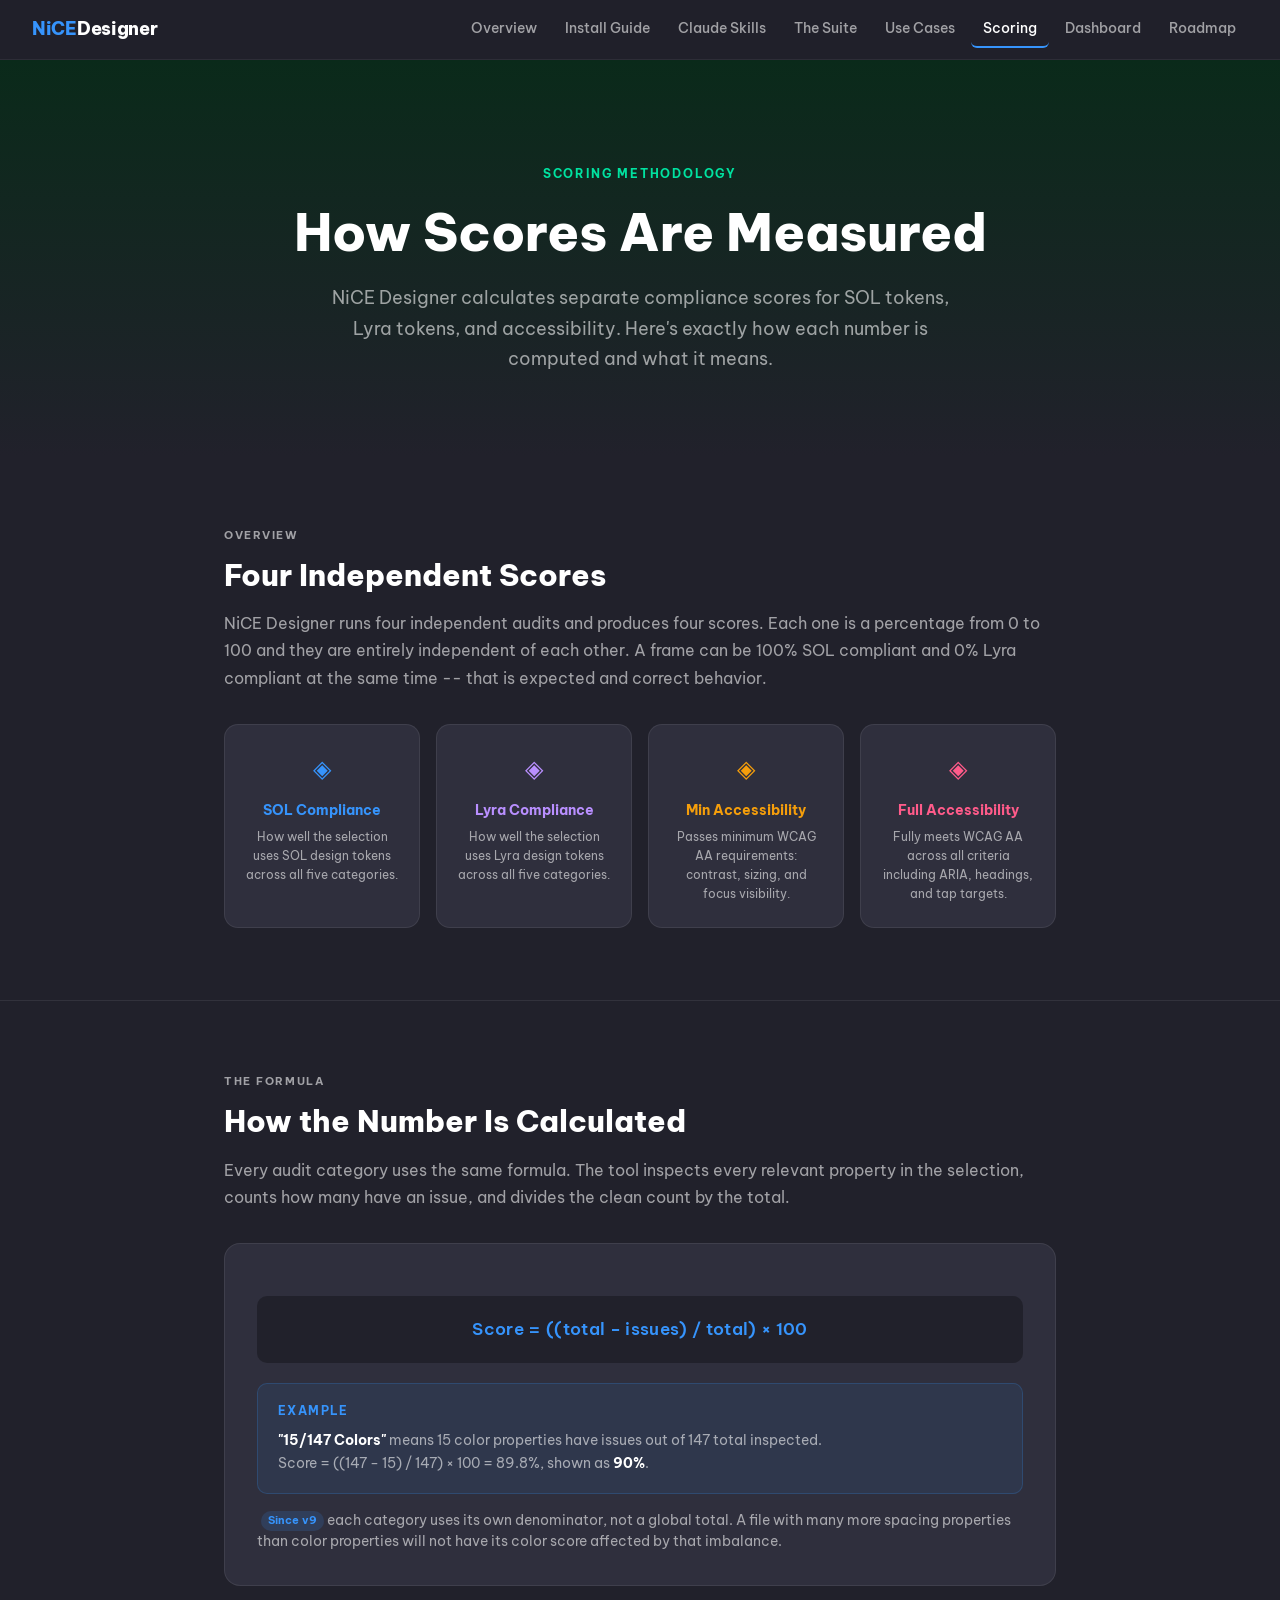
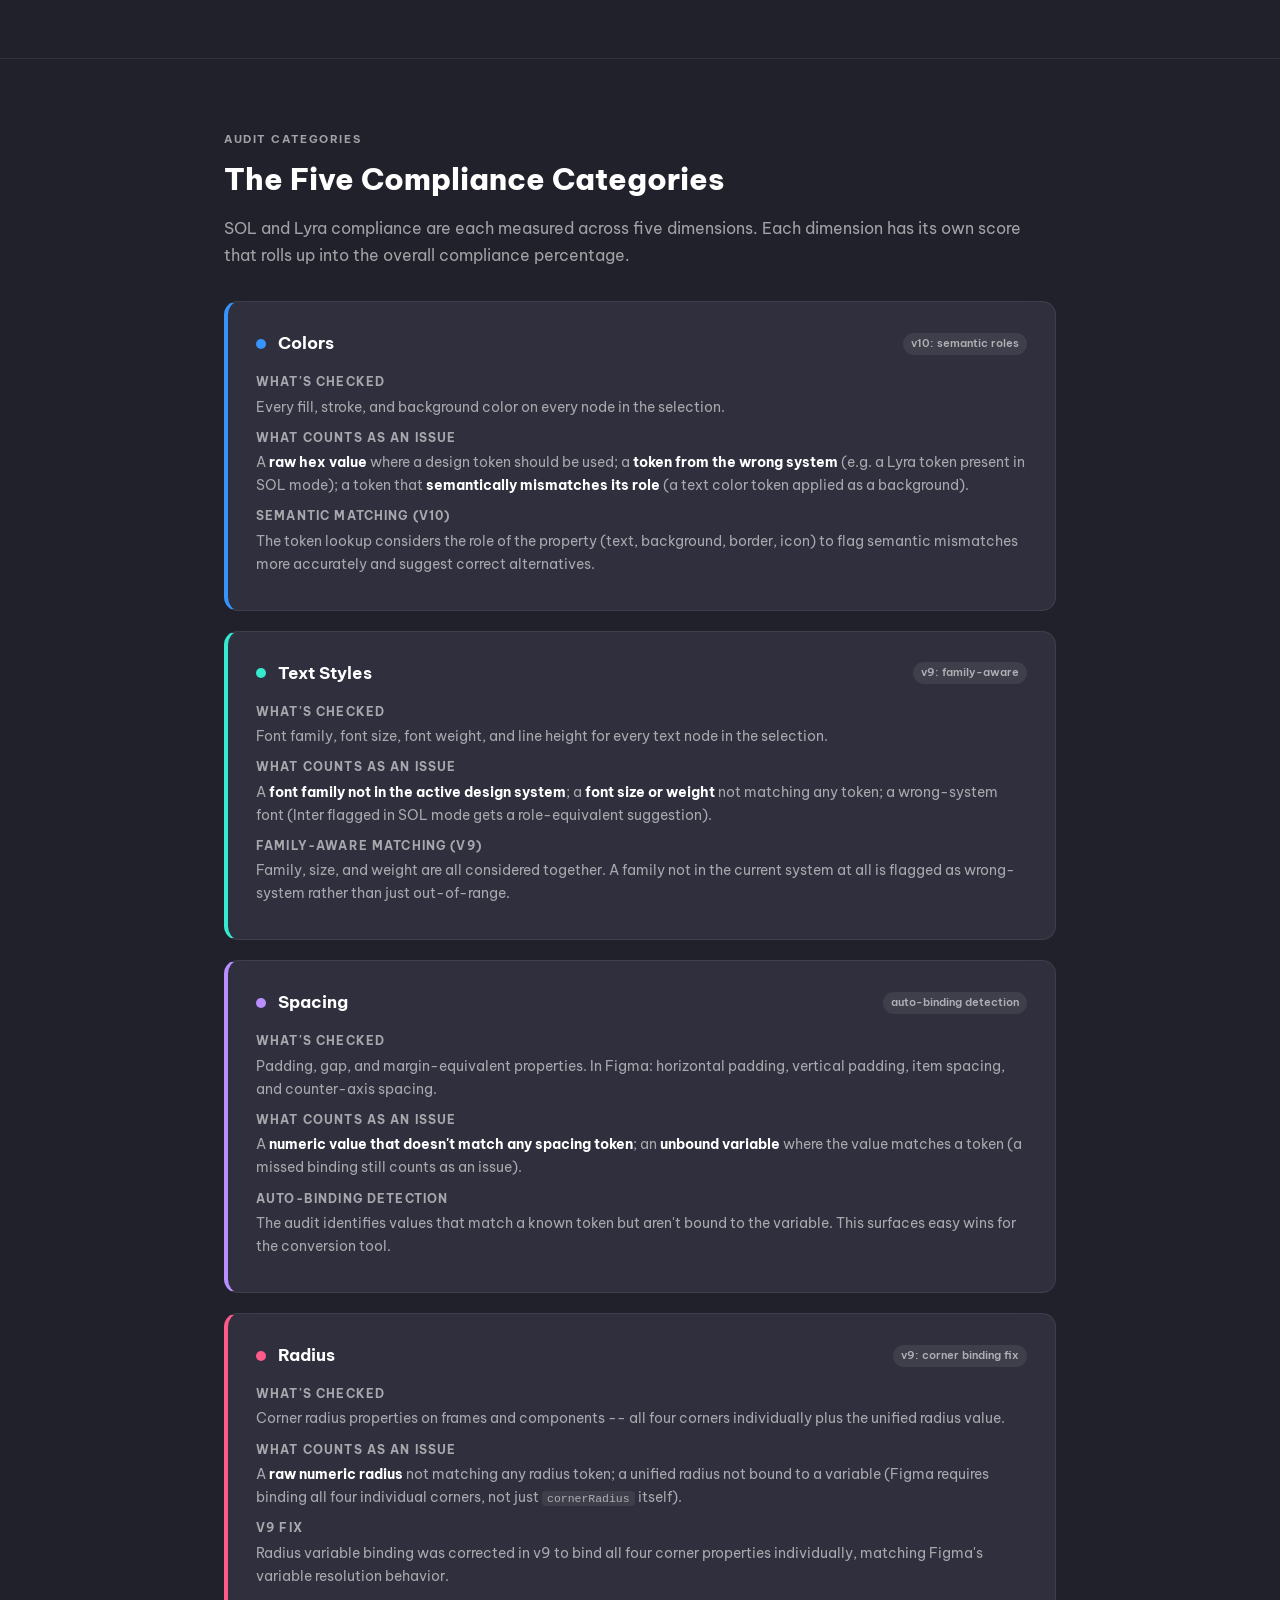
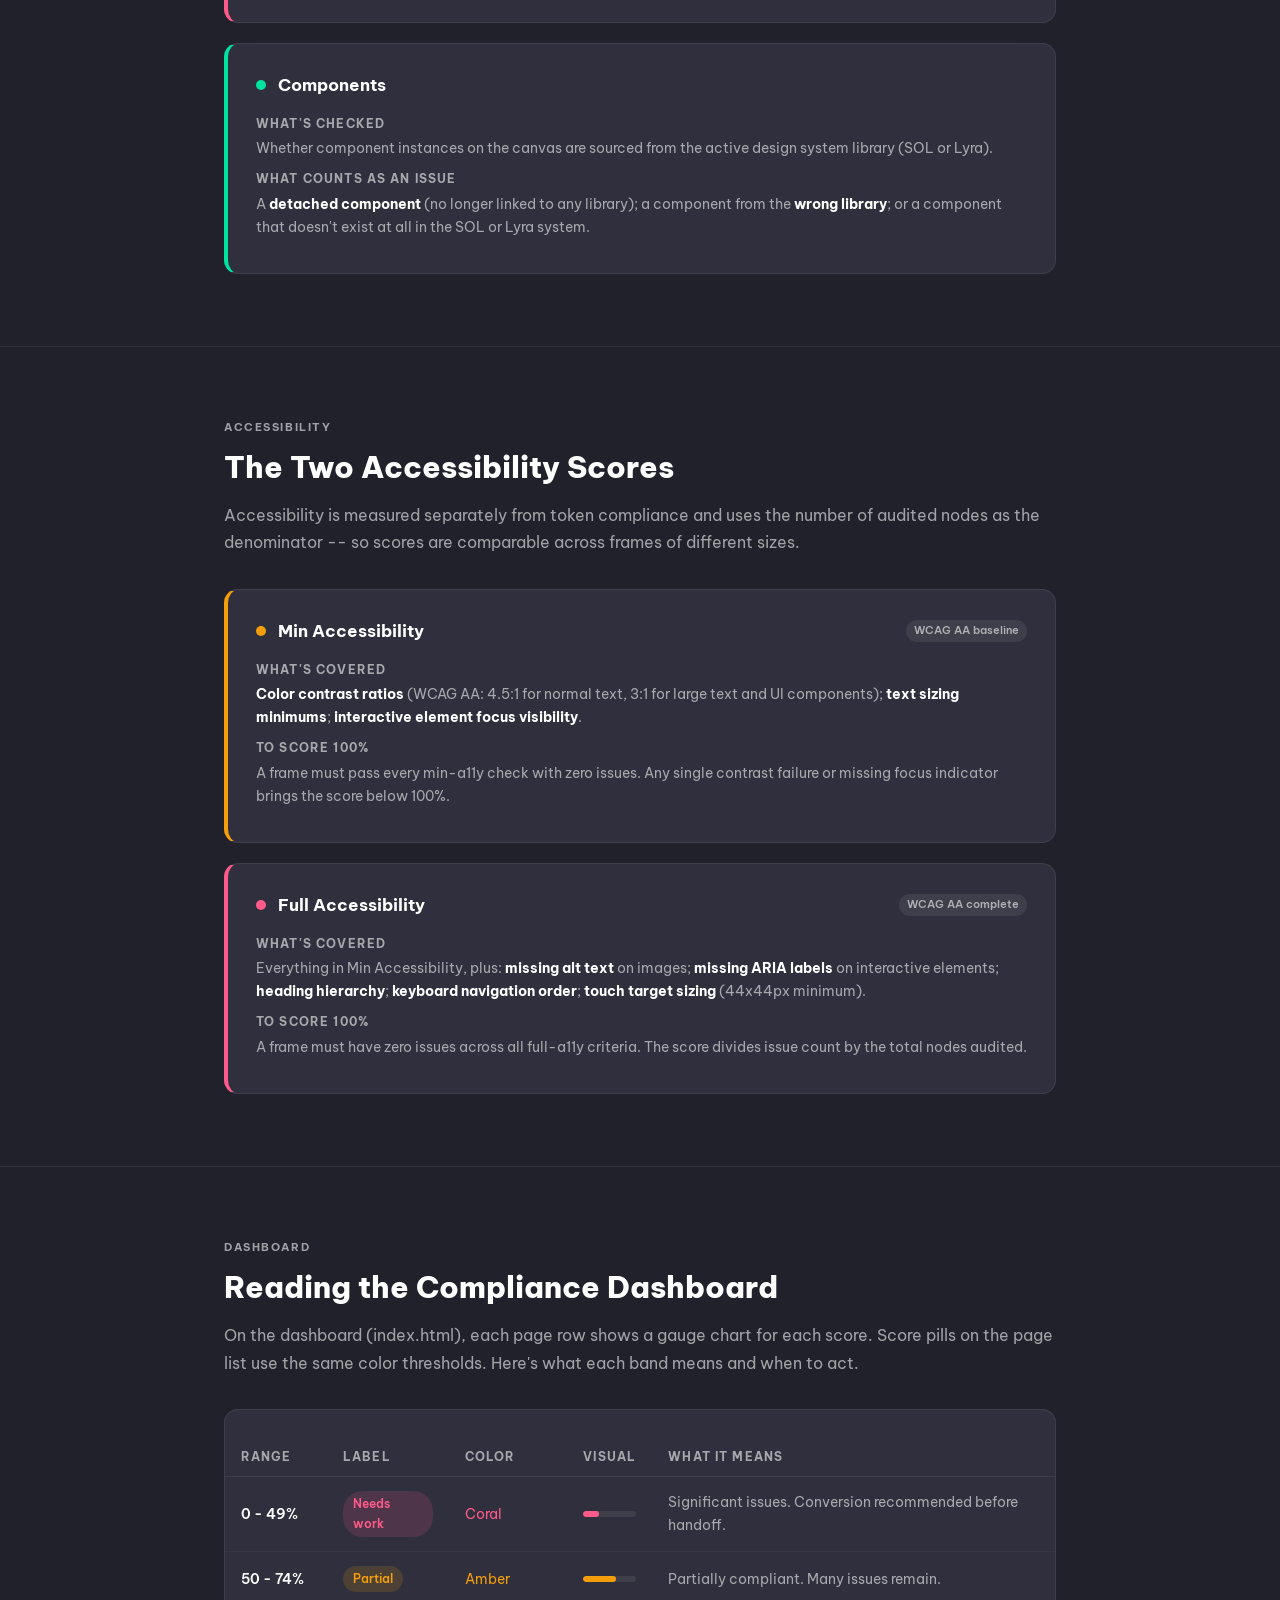
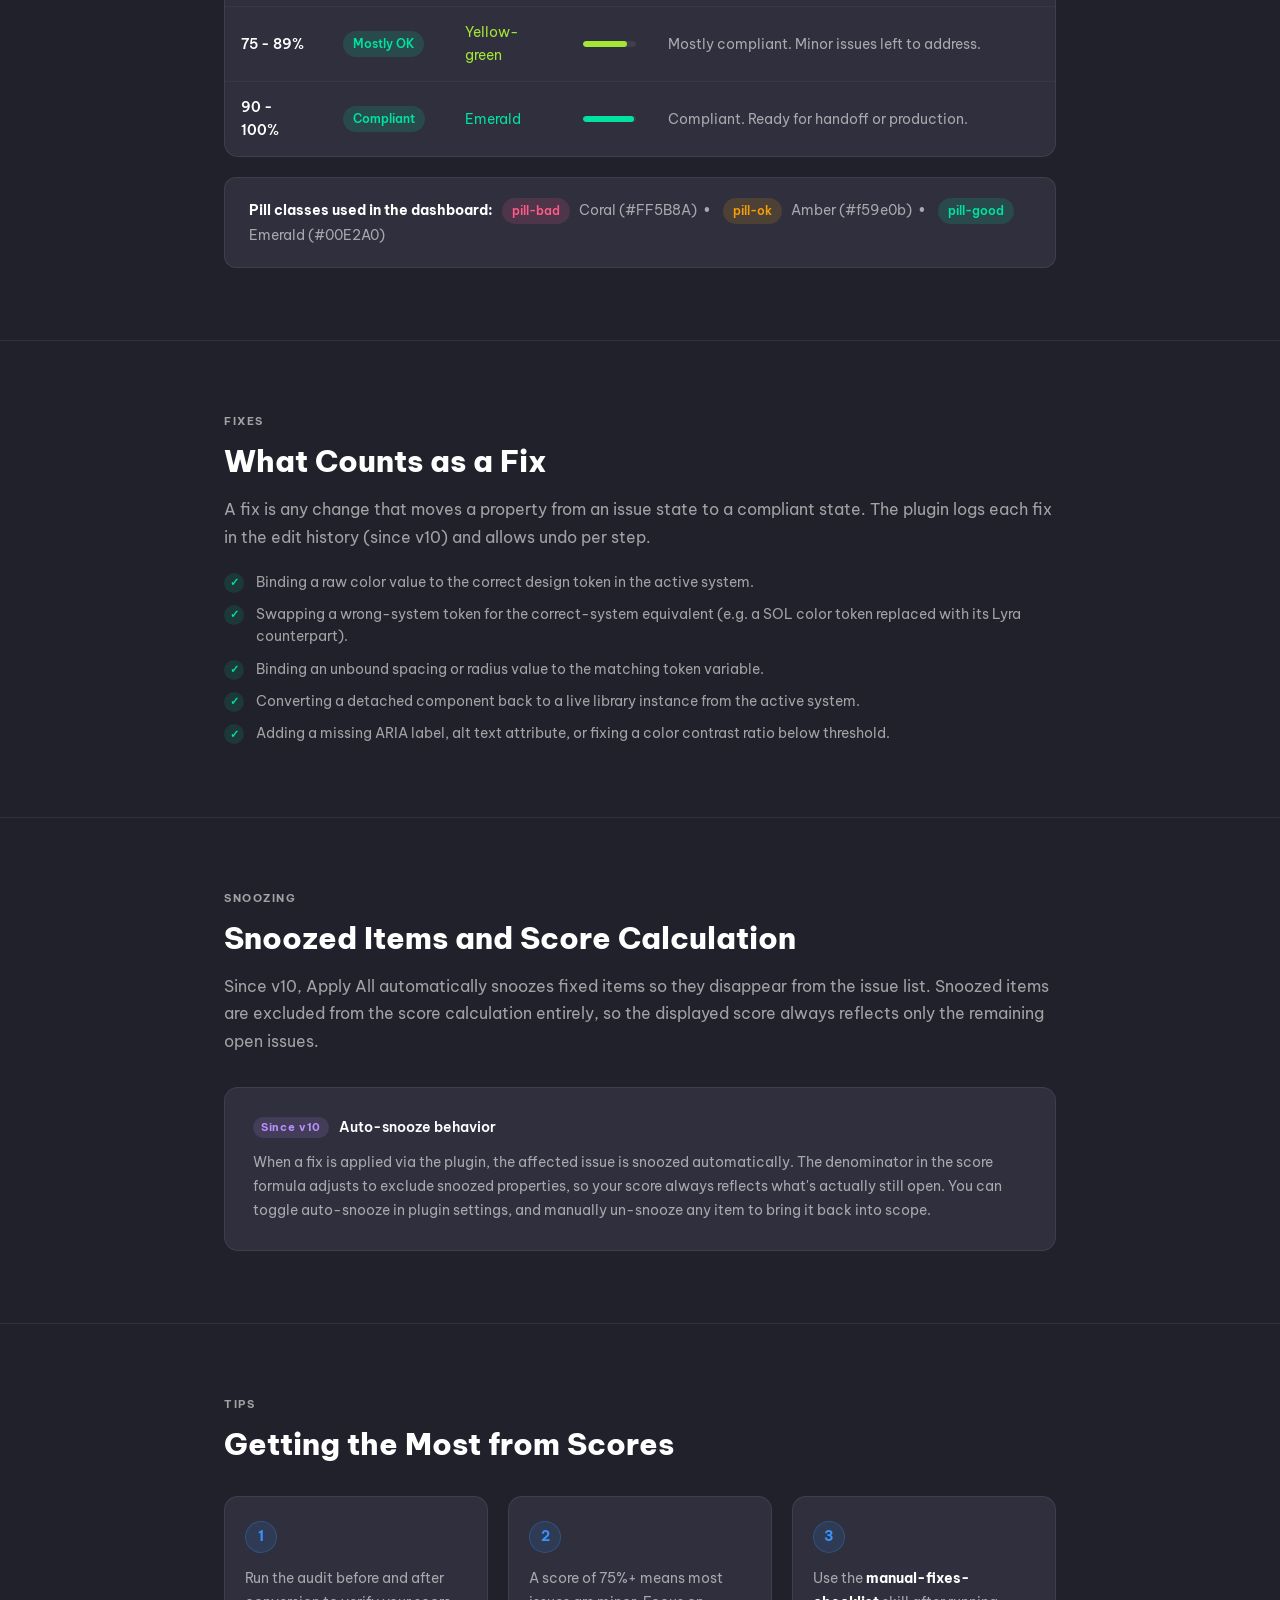
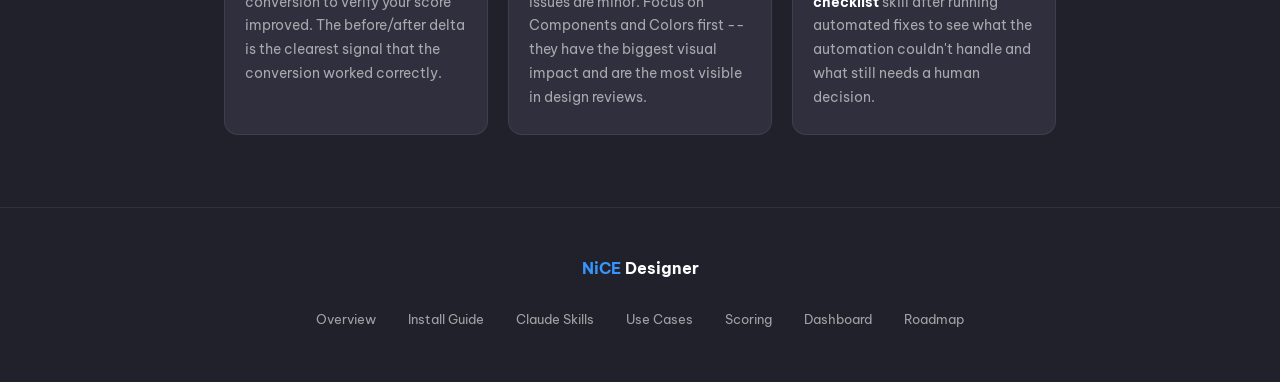
<file: how-scores.html>
<!DOCTYPE html>
<html lang="en">
<head>
  <meta charset="UTF-8" />
  <meta name="viewport" content="width=device-width, initial-scale=1.0" />
  <title>How Scores Work - NiCE Designer</title>
  <link rel="preconnect" href="https://fonts.googleapis.com" />
  <link rel="preconnect" href="https://fonts.gstatic.com" crossorigin />
  <link href="https://fonts.googleapis.com/css2?family=Be+Vietnam+Pro:wght@300;400;500;600;700;800;900&display=swap" rel="stylesheet" />
  <style>
    *, *::before, *::after { box-sizing: border-box; margin: 0; padding: 0; }

    :root {
      --bg: #21212B;
      --card: #2f2f3d;
      --border: rgba(255,255,255,0.08);
      --text: #fff;
      --text-secondary: rgba(255,255,255,0.58);
      --blue: #3694FC;
      --indigo: #6100FF;
      --emerald: #00E2A0;
      --teal: #36EAD0;
      --coral: #FF5B8A;
      --lyra: #B98FFF;
      --amber: #f59e0b;
      --nav-h: 60px;
    }

    html { scroll-behavior: smooth; }

    body {
      font-family: 'Be Vietnam Pro', sans-serif;
      background: var(--bg);
      color: var(--text);
      line-height: 1.6;
      min-height: 100vh;
    }

    /* ========== NAV ========== */
    .site-nav {
      height: 60px;
      background: rgba(33, 33, 43, 0.92);
      backdrop-filter: blur(16px);
      -webkit-backdrop-filter: blur(16px);
      border-bottom: 1px solid rgba(255, 255, 255, 0.06);
      position: sticky;
      top: 0;
      z-index: 100;
      display: flex;
      align-items: center;
      justify-content: space-between;
      padding: 0 32px;
    }

    .nav-logo {
      text-decoration: none;
      font-weight: 800;
      font-size: 18px;
      letter-spacing: -0.3px;
      display: flex;
      align-items: center;
      height: 60px;
    }

    .logo-nice { color: var(--blue); }
    .logo-designer { color: var(--text); }

    .nav-links {
      display: flex;
      align-items: center;
      gap: 4px;
    }

    .nav-link {
      text-decoration: none;
      color: var(--text-secondary);
      font-size: 14px;
      font-weight: 500;
      padding: 6px 12px;
      border-radius: 6px;
      transition: color 0.2s, background 0.2s;
      border-bottom: 2px solid transparent;
    }

    .nav-link:hover {
      color: var(--text);
      background: rgba(255, 255, 255, 0.06);
    }

    .nav-link.active {
      color: var(--text);
      border-bottom: 2px solid var(--blue);
    }

    .nav-toggle {
      display: none;
      background: none;
      border: none;
      color: var(--text);
      font-size: 20px;
      cursor: pointer;
      padding: 8px;
    }

    /* HERO */
    .hero {
      background: linear-gradient(to bottom, #0a2a1a, var(--bg));
      padding: 100px 24px 80px;
      text-align: center;
    }

    .hero-eyebrow {
      display: inline-block;
      font-size: 0.75rem;
      font-weight: 700;
      letter-spacing: 0.15em;
      text-transform: uppercase;
      color: var(--emerald);
      margin-bottom: 20px;
    }

    .hero-title {
      font-size: clamp(2rem, 5vw, 3.25rem);
      font-weight: 800;
      line-height: 1.15;
      margin-bottom: 20px;
      max-width: 700px;
      margin-left: auto;
      margin-right: auto;
    }

    .hero-subtitle {
      font-size: clamp(1rem, 2vw, 1.125rem);
      color: var(--text-secondary);
      max-width: 640px;
      margin: 0 auto;
      font-weight: 400;
      line-height: 1.7;
    }

    /* LAYOUT */
    .container {
      max-width: 880px;
      margin: 0 auto;
      padding: 0 24px;
    }

    .section {
      padding: 72px 0;
    }

    .section + .section {
      border-top: 1px solid var(--border);
    }

    .section-label {
      font-size: 0.7rem;
      font-weight: 700;
      letter-spacing: 0.14em;
      text-transform: uppercase;
      color: var(--text-secondary);
      margin-bottom: 12px;
    }

    .section-title {
      font-size: clamp(1.4rem, 3vw, 1.875rem);
      font-weight: 800;
      margin-bottom: 16px;
      line-height: 1.25;
    }

    .section-body {
      color: var(--text-secondary);
      font-size: 0.975rem;
      line-height: 1.75;
    }

    .section-body + .section-body {
      margin-top: 12px;
    }

    /* OVERVIEW GRID */
    .overview-grid {
      display: grid;
      grid-template-columns: repeat(auto-fit, minmax(180px, 1fr));
      gap: 16px;
      margin-top: 32px;
    }

    .score-card {
      background: var(--card);
      border: 1px solid var(--border);
      border-radius: 14px;
      padding: 24px 20px;
      text-align: center;
      transition: transform 0.2s, box-shadow 0.2s;
    }
    .score-card:hover {
      transform: translateY(-3px);
      box-shadow: 0 12px 32px rgba(0,0,0,0.35);
    }

    .score-card-icon {
      font-size: 1.5rem;
      margin-bottom: 12px;
    }

    .score-card-name {
      font-size: 0.9rem;
      font-weight: 700;
      margin-bottom: 6px;
    }

    .score-card-desc {
      font-size: 0.78rem;
      color: var(--text-secondary);
      line-height: 1.5;
    }

    /* FORMULA BOX */
    .formula-box {
      background: var(--card);
      border: 1px solid var(--border);
      border-radius: 16px;
      padding: 32px;
      margin-top: 32px;
    }

    .formula-equation {
      background: rgba(0,0,0,0.3);
      border-radius: 10px;
      padding: 20px 24px;
      font-family: 'Be Vietnam Pro', monospace;
      font-size: 1.05rem;
      font-weight: 600;
      color: var(--blue);
      text-align: center;
      margin: 20px 0;
      letter-spacing: 0.02em;
    }

    .formula-example {
      background: rgba(54,148,252,0.08);
      border: 1px solid rgba(54,148,252,0.2);
      border-radius: 10px;
      padding: 18px 20px;
      margin-top: 16px;
    }

    .formula-example-label {
      font-size: 0.72rem;
      font-weight: 700;
      letter-spacing: 0.12em;
      text-transform: uppercase;
      color: var(--blue);
      margin-bottom: 8px;
    }

    .formula-example p {
      font-size: 0.9rem;
      color: var(--text-secondary);
      line-height: 1.6;
    }

    .formula-example strong {
      color: var(--text);
    }

    .formula-note {
      margin-top: 16px;
      font-size: 0.85rem;
      color: var(--text-secondary);
      line-height: 1.6;
    }

    /* CATEGORY CARDS */
    .category-list {
      display: flex;
      flex-direction: column;
      gap: 20px;
      margin-top: 32px;
    }

    .category-card {
      background: var(--card);
      border: 1px solid var(--border);
      border-radius: 14px;
      padding: 28px 28px 24px;
      border-left: 4px solid transparent;
      transition: box-shadow 0.2s;
    }
    .category-card:hover {
      box-shadow: 0 8px 24px rgba(0,0,0,0.3);
    }

    .category-card.color-blue   { border-left-color: var(--blue); }
    .category-card.color-teal   { border-left-color: var(--teal); }
    .category-card.color-lyra   { border-left-color: var(--lyra); }
    .category-card.color-coral  { border-left-color: var(--coral); }
    .category-card.color-emerald{ border-left-color: var(--emerald); }
    .category-card.color-amber  { border-left-color: var(--amber); }

    .category-header {
      display: flex;
      align-items: center;
      gap: 12px;
      margin-bottom: 16px;
    }

    .category-dot {
      width: 10px;
      height: 10px;
      border-radius: 50%;
      flex-shrink: 0;
    }

    .category-title {
      font-size: 1.05rem;
      font-weight: 700;
    }

    .category-version {
      font-size: 0.7rem;
      font-weight: 600;
      padding: 2px 8px;
      border-radius: 20px;
      background: rgba(255,255,255,0.08);
      color: var(--text-secondary);
      margin-left: auto;
    }

    .category-row {
      margin-bottom: 10px;
    }

    .category-row-label {
      font-size: 0.72rem;
      font-weight: 700;
      letter-spacing: 0.1em;
      text-transform: uppercase;
      color: var(--text-secondary);
      margin-bottom: 4px;
    }

    .category-row-text {
      font-size: 0.875rem;
      color: var(--text-secondary);
      line-height: 1.65;
    }

    .category-row-text strong {
      color: var(--text);
    }

    /* THRESHOLD TABLE */
    .threshold-table {
      width: 100%;
      border-collapse: collapse;
      margin-top: 28px;
      font-size: 0.9rem;
    }

    .threshold-table th {
      text-align: left;
      padding: 10px 16px;
      font-size: 0.72rem;
      font-weight: 700;
      letter-spacing: 0.1em;
      text-transform: uppercase;
      color: var(--text-secondary);
      border-bottom: 1px solid var(--border);
    }

    .threshold-table td {
      padding: 14px 16px;
      border-bottom: 1px solid rgba(255,255,255,0.04);
      color: var(--text-secondary);
      vertical-align: middle;
    }

    .threshold-table tr:last-child td {
      border-bottom: none;
    }

    .threshold-table td:first-child {
      font-weight: 600;
      color: var(--text);
    }

    .pill {
      display: inline-block;
      padding: 3px 10px;
      border-radius: 20px;
      font-size: 0.78rem;
      font-weight: 600;
    }

    .pill-bad   { background: rgba(255,91,138,0.15); color: var(--coral); }
    .pill-ok    { background: rgba(245,158,11,0.15); color: var(--amber); }
    .pill-good  { background: rgba(0,226,160,0.15);  color: var(--emerald); }
    .pill-great { background: rgba(0,226,160,0.15);  color: var(--emerald); }

    .gauge-row {
      display: flex;
      align-items: center;
      gap: 10px;
    }

    .gauge-bar-wrap {
      flex: 1;
      height: 6px;
      background: rgba(255,255,255,0.08);
      border-radius: 3px;
      overflow: hidden;
    }

    .gauge-bar {
      height: 100%;
      border-radius: 3px;
      transition: width 0.6s ease;
    }

    /* TIPS SECTION */
    .tips-grid {
      display: grid;
      grid-template-columns: repeat(auto-fit, minmax(240px, 1fr));
      gap: 20px;
      margin-top: 32px;
    }

    .tip-card {
      background: var(--card);
      border: 1px solid var(--border);
      border-radius: 14px;
      padding: 24px 20px;
      transition: transform 0.2s;
    }
    .tip-card:hover { transform: translateY(-2px); }

    .tip-number {
      width: 32px;
      height: 32px;
      border-radius: 50%;
      background: rgba(54,148,252,0.12);
      border: 1px solid rgba(54,148,252,0.25);
      color: var(--blue);
      font-size: 0.85rem;
      font-weight: 700;
      display: flex;
      align-items: center;
      justify-content: center;
      margin-bottom: 14px;
    }

    .tip-text {
      font-size: 0.9rem;
      color: var(--text-secondary);
      line-height: 1.65;
    }

    /* WHAT COUNTS AS FIX */
    .fix-list {
      list-style: none;
      margin-top: 20px;
      display: flex;
      flex-direction: column;
      gap: 10px;
    }

    .fix-list li {
      display: flex;
      align-items: flex-start;
      gap: 12px;
      font-size: 0.9rem;
      color: var(--text-secondary);
      line-height: 1.55;
    }

    .fix-icon {
      width: 20px;
      height: 20px;
      border-radius: 50%;
      background: rgba(0,226,160,0.12);
      color: var(--emerald);
      font-size: 0.7rem;
      display: flex;
      align-items: center;
      justify-content: center;
      flex-shrink: 0;
      margin-top: 2px;
      font-weight: 700;
    }

    /* SNOOZE */
    .snooze-box {
      background: var(--card);
      border: 1px solid var(--border);
      border-radius: 14px;
      padding: 28px;
      margin-top: 32px;
    }

    .snooze-header {
      display: flex;
      align-items: center;
      gap: 10px;
      margin-bottom: 12px;
    }

    .snooze-badge {
      font-size: 0.68rem;
      font-weight: 700;
      padding: 2px 8px;
      border-radius: 20px;
      background: rgba(185,143,255,0.15);
      color: var(--lyra);
      letter-spacing: 0.06em;
    }

    /* SCROLL REVEAL */
    .reveal {
      opacity: 0;
      transform: translateY(28px);
      transition: opacity 0.55s ease, transform 0.55s ease;
    }
    .reveal.visible {
      opacity: 1;
      transform: translateY(0);
    }
    .reveal-delay-1 { transition-delay: 0.08s; }
    .reveal-delay-2 { transition-delay: 0.16s; }
    .reveal-delay-3 { transition-delay: 0.24s; }

    /* FOOTER */
    .site-footer {
      border-top: 1px solid var(--border);
      padding: 48px 24px;
      text-align: center;
    }

    .footer-brand {
      font-weight: 700;
      margin-bottom: 8px;
    }
    .footer-brand .logo-nice { color: var(--blue); }

    .footer-tagline {
      font-size: 0.85rem;
      color: var(--text-secondary);
      margin-bottom: 24px;
    }

    .footer-links {
      display: flex;
      justify-content: center;
      flex-wrap: wrap;
      gap: 8px;
    }

    .footer-link {
      text-decoration: none;
      color: var(--text-secondary);
      font-size: 0.83rem;
      padding: 4px 12px;
      border-radius: 6px;
      transition: color 0.2s, background 0.2s;
    }
    .footer-link:hover { color: var(--text); background: rgba(255,255,255,0.06); }

    /* DIVIDER */
    .content-divider {
      height: 1px;
      background: var(--border);
      margin: 28px 0;
    }

    /* INLINE BADGE */
    .badge {
      display: inline-block;
      font-size: 0.7rem;
      font-weight: 700;
      padding: 1px 7px;
      border-radius: 10px;
      vertical-align: middle;
      margin-left: 4px;
    }
    .badge-blue   { background: rgba(54,148,252,0.15); color: var(--blue); }
    .badge-emerald{ background: rgba(0,226,160,0.15);  color: var(--emerald); }
    .badge-lyra   { background: rgba(185,143,255,0.15);color: var(--lyra); }

    /* RESPONSIVE */
    @media (max-width: 768px) {
      .site-nav {
        flex-wrap: wrap;
        height: auto;
        padding: 0 20px;
      }

      .nav-toggle {
        display: flex;
        align-items: center;
        height: 60px;
      }

      .nav-links {
        display: none;
        flex-direction: column;
        align-items: flex-start;
        width: 100%;
        padding-bottom: 12px;
        gap: 2px;
      }

      .site-nav.open .nav-links {
        display: flex;
      }

      .nav-link {
        width: 100%;
        padding: 10px 4px;
        border-radius: 4px;
        border-bottom: 2px solid transparent;
      }

      .nav-link.active {
        border-bottom: 2px solid var(--blue);
      }
      .hero { padding: 72px 20px 56px; }
      .section { padding: 52px 0; }
      .formula-box { padding: 20px; }
      .category-card { padding: 22px 18px 18px; }
      .threshold-table { font-size: 0.82rem; }
      .threshold-table th, .threshold-table td { padding: 10px 10px; }
    }
  </style>
</head>
<body>

  <!-- NAV -->
  <nav class="site-nav" id="site-nav">
    <a href="./resources.html" class="nav-logo">
      <span class="logo-nice">NiCE</span><span class="logo-designer"> Designer</span>
    </a>
    <div class="nav-links">
      <a href="./resources.html" class="nav-link">Overview</a>
      <a href="./install-guide.html" class="nav-link">Install Guide</a>
      <a href="./claude-skills.html" class="nav-link">Claude Skills</a>
      <a href="./the-suite.html" class="nav-link">The Suite</a>
      <a href="./use-cases.html" class="nav-link">Use Cases</a>
      <a href="./how-scores.html" class="nav-link active">Scoring</a>
      <a href="./index.html" class="nav-link">Dashboard</a>
      <a href="./roadmap.html" class="nav-link">Roadmap</a>
    </div>
    <button class="nav-toggle" aria-label="Menu" id="nav-toggle">&#9776;</button>
  </nav>

  <!-- HERO -->
  <section class="hero">
    <div class="hero-eyebrow reveal">SCORING METHODOLOGY</div>
    <h1 class="hero-title reveal reveal-delay-1">How Scores Are Measured</h1>
    <p class="hero-subtitle reveal reveal-delay-2">NiCE Designer calculates separate compliance scores for SOL tokens, Lyra tokens, and accessibility. Here's exactly how each number is computed and what it means.</p>
  </section>

  <!-- OVERVIEW -->
  <section class="section">
    <div class="container">
      <div class="reveal">
        <p class="section-label">Overview</p>
        <h2 class="section-title">Four Independent Scores</h2>
        <p class="section-body">NiCE Designer runs four independent audits and produces four scores. Each one is a percentage from 0 to 100 and they are entirely independent of each other. A frame can be 100% SOL compliant and 0% Lyra compliant at the same time -- that is expected and correct behavior.</p>
      </div>

      <div class="overview-grid">
        <div class="score-card reveal reveal-delay-1">
          <div class="score-card-icon" style="color:var(--blue)">◈</div>
          <div class="score-card-name" style="color:var(--blue)">SOL Compliance</div>
          <div class="score-card-desc">How well the selection uses SOL design tokens across all five categories.</div>
        </div>
        <div class="score-card reveal reveal-delay-2">
          <div class="score-card-icon" style="color:var(--lyra)">◈</div>
          <div class="score-card-name" style="color:var(--lyra)">Lyra Compliance</div>
          <div class="score-card-desc">How well the selection uses Lyra design tokens across all five categories.</div>
        </div>
        <div class="score-card reveal reveal-delay-1">
          <div class="score-card-icon" style="color:var(--amber)">◈</div>
          <div class="score-card-name" style="color:var(--amber)">Min Accessibility</div>
          <div class="score-card-desc">Passes minimum WCAG AA requirements: contrast, sizing, and focus visibility.</div>
        </div>
        <div class="score-card reveal reveal-delay-2">
          <div class="score-card-icon" style="color:var(--coral)">◈</div>
          <div class="score-card-name" style="color:var(--coral)">Full Accessibility</div>
          <div class="score-card-desc">Fully meets WCAG AA across all criteria including ARIA, headings, and tap targets.</div>
        </div>
      </div>
    </div>
  </section>

  <!-- FORMULA -->
  <section class="section">
    <div class="container">
      <div class="reveal">
        <p class="section-label">The Formula</p>
        <h2 class="section-title">How the Number Is Calculated</h2>
        <p class="section-body">Every audit category uses the same formula. The tool inspects every relevant property in the selection, counts how many have an issue, and divides the clean count by the total.</p>
      </div>

      <div class="formula-box reveal reveal-delay-1">
        <div class="formula-equation">
          Score = ((total &minus; issues) / total) &times; 100
        </div>
        <div class="formula-example">
          <div class="formula-example-label">Example</div>
          <p><strong>"15/147 Colors"</strong> means 15 color properties have issues out of 147 total inspected.<br />
          Score = ((147 &minus; 15) / 147) &times; 100 = 89.8%, shown as <strong>90%</strong>.</p>
        </div>
        <p class="formula-note">
          <span class="badge badge-blue">Since v9</span> each category uses its own denominator, not a global total. A file with many more spacing properties than color properties will not have its color score affected by that imbalance.
        </p>
      </div>
    </div>
  </section>

  <!-- FIVE CATEGORIES -->
  <section class="section">
    <div class="container">
      <div class="reveal">
        <p class="section-label">Audit Categories</p>
        <h2 class="section-title">The Five Compliance Categories</h2>
        <p class="section-body">SOL and Lyra compliance are each measured across five dimensions. Each dimension has its own score that rolls up into the overall compliance percentage.</p>
      </div>

      <div class="category-list">

        <!-- COLORS -->
        <div class="category-card color-blue reveal">
          <div class="category-header">
            <div class="category-dot" style="background:var(--blue)"></div>
            <div class="category-title">Colors</div>
            <span class="category-version">v10: semantic roles</span>
          </div>
          <div class="category-row">
            <div class="category-row-label">What's checked</div>
            <div class="category-row-text">Every fill, stroke, and background color on every node in the selection.</div>
          </div>
          <div class="category-row">
            <div class="category-row-label">What counts as an issue</div>
            <div class="category-row-text">
              A <strong>raw hex value</strong> where a design token should be used; a <strong>token from the wrong system</strong> (e.g. a Lyra token present in SOL mode); a token that <strong>semantically mismatches its role</strong> (a text color token applied as a background).
            </div>
          </div>
          <div class="category-row">
            <div class="category-row-label">Semantic matching (v10)</div>
            <div class="category-row-text">The token lookup considers the role of the property (text, background, border, icon) to flag semantic mismatches more accurately and suggest correct alternatives.</div>
          </div>
        </div>

        <!-- TEXT STYLES -->
        <div class="category-card color-teal reveal">
          <div class="category-header">
            <div class="category-dot" style="background:var(--teal)"></div>
            <div class="category-title">Text Styles</div>
            <span class="category-version">v9: family-aware</span>
          </div>
          <div class="category-row">
            <div class="category-row-label">What's checked</div>
            <div class="category-row-text">Font family, font size, font weight, and line height for every text node in the selection.</div>
          </div>
          <div class="category-row">
            <div class="category-row-label">What counts as an issue</div>
            <div class="category-row-text">
              A <strong>font family not in the active design system</strong>; a <strong>font size or weight</strong> not matching any token; a wrong-system font (Inter flagged in SOL mode gets a role-equivalent suggestion).
            </div>
          </div>
          <div class="category-row">
            <div class="category-row-label">Family-aware matching (v9)</div>
            <div class="category-row-text">Family, size, and weight are all considered together. A family not in the current system at all is flagged as wrong-system rather than just out-of-range.</div>
          </div>
        </div>

        <!-- SPACING -->
        <div class="category-card color-lyra reveal">
          <div class="category-header">
            <div class="category-dot" style="background:var(--lyra)"></div>
            <div class="category-title">Spacing</div>
            <span class="category-version">auto-binding detection</span>
          </div>
          <div class="category-row">
            <div class="category-row-label">What's checked</div>
            <div class="category-row-text">Padding, gap, and margin-equivalent properties. In Figma: horizontal padding, vertical padding, item spacing, and counter-axis spacing.</div>
          </div>
          <div class="category-row">
            <div class="category-row-label">What counts as an issue</div>
            <div class="category-row-text">
              A <strong>numeric value that doesn't match any spacing token</strong>; an <strong>unbound variable</strong> where the value matches a token (a missed binding still counts as an issue).
            </div>
          </div>
          <div class="category-row">
            <div class="category-row-label">Auto-binding detection</div>
            <div class="category-row-text">The audit identifies values that match a known token but aren't bound to the variable. This surfaces easy wins for the conversion tool.</div>
          </div>
        </div>

        <!-- RADIUS -->
        <div class="category-card color-coral reveal">
          <div class="category-header">
            <div class="category-dot" style="background:var(--coral)"></div>
            <div class="category-title">Radius</div>
            <span class="category-version">v9: corner binding fix</span>
          </div>
          <div class="category-row">
            <div class="category-row-label">What's checked</div>
            <div class="category-row-text">Corner radius properties on frames and components -- all four corners individually plus the unified radius value.</div>
          </div>
          <div class="category-row">
            <div class="category-row-label">What counts as an issue</div>
            <div class="category-row-text">
              A <strong>raw numeric radius</strong> not matching any radius token; a unified radius not bound to a variable (Figma requires binding all four individual corners, not just <code style="font-size:0.82em;background:rgba(255,255,255,0.07);padding:1px 5px;border-radius:4px;">cornerRadius</code> itself).
            </div>
          </div>
          <div class="category-row">
            <div class="category-row-label">v9 fix</div>
            <div class="category-row-text">Radius variable binding was corrected in v9 to bind all four corner properties individually, matching Figma's variable resolution behavior.</div>
          </div>
        </div>

        <!-- COMPONENTS -->
        <div class="category-card color-emerald reveal">
          <div class="category-header">
            <div class="category-dot" style="background:var(--emerald)"></div>
            <div class="category-title">Components</div>
          </div>
          <div class="category-row">
            <div class="category-row-label">What's checked</div>
            <div class="category-row-text">Whether component instances on the canvas are sourced from the active design system library (SOL or Lyra).</div>
          </div>
          <div class="category-row">
            <div class="category-row-label">What counts as an issue</div>
            <div class="category-row-text">
              A <strong>detached component</strong> (no longer linked to any library); a component from the <strong>wrong library</strong>; or a component that doesn't exist at all in the SOL or Lyra system.
            </div>
          </div>
        </div>

      </div>
    </div>
  </section>

  <!-- ACCESSIBILITY SCORES -->
  <section class="section">
    <div class="container">
      <div class="reveal">
        <p class="section-label">Accessibility</p>
        <h2 class="section-title">The Two Accessibility Scores</h2>
        <p class="section-body">Accessibility is measured separately from token compliance and uses the number of audited nodes as the denominator -- so scores are comparable across frames of different sizes.</p>
      </div>

      <div class="category-list" style="margin-top:32px">

        <div class="category-card color-amber reveal">
          <div class="category-header">
            <div class="category-dot" style="background:var(--amber)"></div>
            <div class="category-title">Min Accessibility</div>
            <span class="category-version">WCAG AA baseline</span>
          </div>
          <div class="category-row">
            <div class="category-row-label">What's covered</div>
            <div class="category-row-text">
              <strong>Color contrast ratios</strong> (WCAG AA: 4.5:1 for normal text, 3:1 for large text and UI components); <strong>text sizing minimums</strong>; <strong>interactive element focus visibility</strong>.
            </div>
          </div>
          <div class="category-row">
            <div class="category-row-label">To score 100%</div>
            <div class="category-row-text">A frame must pass every min-a11y check with zero issues. Any single contrast failure or missing focus indicator brings the score below 100%.</div>
          </div>
        </div>

        <div class="category-card color-coral reveal">
          <div class="category-header">
            <div class="category-dot" style="background:var(--coral)"></div>
            <div class="category-title">Full Accessibility</div>
            <span class="category-version">WCAG AA complete</span>
          </div>
          <div class="category-row">
            <div class="category-row-label">What's covered</div>
            <div class="category-row-text">
              Everything in Min Accessibility, plus: <strong>missing alt text</strong> on images; <strong>missing ARIA labels</strong> on interactive elements; <strong>heading hierarchy</strong>; <strong>keyboard navigation order</strong>; <strong>touch target sizing</strong> (44x44px minimum).
            </div>
          </div>
          <div class="category-row">
            <div class="category-row-label">To score 100%</div>
            <div class="category-row-text">A frame must have zero issues across all full-a11y criteria. The score divides issue count by the total nodes audited.</div>
          </div>
        </div>

      </div>
    </div>
  </section>

  <!-- DASHBOARD THRESHOLDS -->
  <section class="section">
    <div class="container">
      <div class="reveal">
        <p class="section-label">Dashboard</p>
        <h2 class="section-title">Reading the Compliance Dashboard</h2>
        <p class="section-body">On the dashboard (index.html), each page row shows a gauge chart for each score. Score pills on the page list use the same color thresholds. Here's what each band means and when to act.</p>
      </div>

      <div class="reveal reveal-delay-1" style="margin-top:32px;background:var(--card);border:1px solid var(--border);border-radius:14px;overflow:hidden;">
        <table class="threshold-table">
          <thead>
            <tr>
              <th>Range</th>
              <th>Label</th>
              <th>Color</th>
              <th>Visual</th>
              <th>What it means</th>
            </tr>
          </thead>
          <tbody>
            <tr>
              <td>0 - 49%</td>
              <td><span class="pill pill-bad">Needs work</span></td>
              <td style="color:var(--coral)">Coral</td>
              <td>
                <div class="gauge-row">
                  <div class="gauge-bar-wrap"><div class="gauge-bar" style="width:30%;background:var(--coral)"></div></div>
                </div>
              </td>
              <td>Significant issues. Conversion recommended before handoff.</td>
            </tr>
            <tr>
              <td>50 - 74%</td>
              <td><span class="pill pill-ok">Partial</span></td>
              <td style="color:var(--amber)">Amber</td>
              <td>
                <div class="gauge-row">
                  <div class="gauge-bar-wrap"><div class="gauge-bar" style="width:62%;background:var(--amber)"></div></div>
                </div>
              </td>
              <td>Partially compliant. Many issues remain.</td>
            </tr>
            <tr>
              <td>75 - 89%</td>
              <td><span class="pill pill-good">Mostly OK</span></td>
              <td style="color:#a3e635">Yellow-green</td>
              <td>
                <div class="gauge-row">
                  <div class="gauge-bar-wrap"><div class="gauge-bar" style="width:82%;background:#a3e635"></div></div>
                </div>
              </td>
              <td>Mostly compliant. Minor issues left to address.</td>
            </tr>
            <tr>
              <td>90 - 100%</td>
              <td><span class="pill pill-good">Compliant</span></td>
              <td style="color:var(--emerald)">Emerald</td>
              <td>
                <div class="gauge-row">
                  <div class="gauge-bar-wrap"><div class="gauge-bar" style="width:95%;background:var(--emerald)"></div></div>
                </div>
              </td>
              <td>Compliant. Ready for handoff or production.</td>
            </tr>
          </tbody>
        </table>
      </div>

      <div class="reveal reveal-delay-2" style="margin-top:20px;background:var(--card);border:1px solid var(--border);border-radius:12px;padding:20px 24px;">
        <p style="font-size:0.875rem;color:var(--text-secondary);line-height:1.6;">
          <strong style="color:var(--text)">Pill classes used in the dashboard:</strong>
          <span class="pill pill-bad" style="margin:0 6px">pill-bad</span> Coral (#FF5B8A) &nbsp;&bull;&nbsp;
          <span class="pill pill-ok" style="margin:0 6px">pill-ok</span> Amber (#f59e0b) &nbsp;&bull;&nbsp;
          <span class="pill pill-good" style="margin:0 6px">pill-good</span> Emerald (#00E2A0)
        </p>
      </div>
    </div>
  </section>

  <!-- WHAT COUNTS AS A FIX -->
  <section class="section">
    <div class="container">
      <div class="reveal">
        <p class="section-label">Fixes</p>
        <h2 class="section-title">What Counts as a Fix</h2>
        <p class="section-body">A fix is any change that moves a property from an issue state to a compliant state. The plugin logs each fix in the edit history (since v10) and allows undo per step.</p>
      </div>

      <ul class="fix-list reveal reveal-delay-1">
        <li>
          <div class="fix-icon">&#10003;</div>
          <span>Binding a raw color value to the correct design token in the active system.</span>
        </li>
        <li>
          <div class="fix-icon">&#10003;</div>
          <span>Swapping a wrong-system token for the correct-system equivalent (e.g. a SOL color token replaced with its Lyra counterpart).</span>
        </li>
        <li>
          <div class="fix-icon">&#10003;</div>
          <span>Binding an unbound spacing or radius value to the matching token variable.</span>
        </li>
        <li>
          <div class="fix-icon">&#10003;</div>
          <span>Converting a detached component back to a live library instance from the active system.</span>
        </li>
        <li>
          <div class="fix-icon">&#10003;</div>
          <span>Adding a missing ARIA label, alt text attribute, or fixing a color contrast ratio below threshold.</span>
        </li>
      </ul>
    </div>
  </section>

  <!-- SNOOZED ITEMS -->
  <section class="section">
    <div class="container">
      <div class="reveal">
        <p class="section-label">Snoozing</p>
        <h2 class="section-title">Snoozed Items and Score Calculation</h2>
        <p class="section-body">Since v10, Apply All automatically snoozes fixed items so they disappear from the issue list. Snoozed items are excluded from the score calculation entirely, so the displayed score always reflects only the remaining open issues.</p>
      </div>

      <div class="snooze-box reveal reveal-delay-1">
        <div class="snooze-header">
          <span class="snooze-badge">Since v10</span>
          <span style="font-size:0.9rem;font-weight:600;">Auto-snooze behavior</span>
        </div>
        <p style="font-size:0.875rem;color:var(--text-secondary);line-height:1.7;">
          When a fix is applied via the plugin, the affected issue is snoozed automatically. The denominator in the score formula adjusts to exclude snoozed properties, so your score always reflects what's actually still open. You can toggle auto-snooze in plugin settings, and manually un-snooze any item to bring it back into scope.
        </p>
      </div>
    </div>
  </section>

  <!-- TIPS -->
  <section class="section">
    <div class="container">
      <div class="reveal">
        <p class="section-label">Tips</p>
        <h2 class="section-title">Getting the Most from Scores</h2>
      </div>

      <div class="tips-grid">
        <div class="tip-card reveal reveal-delay-1">
          <div class="tip-number">1</div>
          <p class="tip-text">Run the audit before and after conversion to verify your score improved. The before/after delta is the clearest signal that the conversion worked correctly.</p>
        </div>
        <div class="tip-card reveal reveal-delay-2">
          <div class="tip-number">2</div>
          <p class="tip-text">A score of 75%+ means most issues are minor. Focus on Components and Colors first -- they have the biggest visual impact and are the most visible in design reviews.</p>
        </div>
        <div class="tip-card reveal reveal-delay-3">
          <div class="tip-number">3</div>
          <p class="tip-text">Use the <strong style="color:var(--text)">manual-fixes-checklist</strong> skill after running automated fixes to see what the automation couldn't handle and what still needs a human decision.</p>
        </div>
      </div>
    </div>
  </section>

  <!-- FOOTER -->
  <footer class="site-footer">
    <div class="footer-brand">
      <span class="logo-nice">NiCE</span><span class="logo-designer"> Designer</span>
    </div>
    <p class="footer-tagline"></p>
    <nav class="footer-links">
      <a href="./resources.html" class="footer-link">Overview</a>
      <a href="./install-guide.html" class="footer-link">Install Guide</a>
      <a href="./claude-skills.html" class="footer-link">Claude Skills</a>
      <a href="./use-cases.html" class="footer-link">Use Cases</a>
      <a href="./how-scores.html" class="footer-link">Scoring</a>
      <a href="./index.html" class="footer-link">Dashboard</a>
      <a href="./roadmap.html" class="footer-link">Roadmap</a>
    </nav>
  </footer>

  <script>
    // Mobile nav toggle
    var navToggle = document.getElementById('nav-toggle');
    var siteNav = document.getElementById('site-nav');
    navToggle.addEventListener('click', function() {
      siteNav.classList.toggle('open');
    });

    // Close nav on link click (mobile)
    document.querySelectorAll('.nav-link').forEach(function(link) {
      link.addEventListener('click', function() {
        siteNav.classList.remove('open');
      });
    });

    // Scroll reveal
    const reveals = document.querySelectorAll('.reveal');
    const observer = new IntersectionObserver(function(entries) {
      entries.forEach(function(entry) {
        if (entry.isIntersecting) {
          entry.target.classList.add('visible');
          observer.unobserve(entry.target);
        }
      });
    }, { threshold: 0.12, rootMargin: '0px 0px -40px 0px' });

    reveals.forEach(function(el) {
      observer.observe(el);
    });

    // Animate gauge bars on scroll
    const gaugeBars = document.querySelectorAll('.gauge-bar');
    const gaugeObserver = new IntersectionObserver(function(entries) {
      entries.forEach(function(entry) {
        if (entry.isIntersecting) {
          var bar = entry.target;
          var target = bar.style.width;
          bar.style.width = '0%';
          setTimeout(function() {
            bar.style.width = target;
          }, 100);
          gaugeObserver.unobserve(bar);
        }
      });
    }, { threshold: 0.5 });

    gaugeBars.forEach(function(bar) {
      gaugeObserver.observe(bar);
    });
  </script>


  <!-- NICE POLISH EFFECTS -->
  <style>
    /* Positional hover: tilt + spotlight on interactive cards */
    .tilt-ready {
      position: relative;
      overflow: hidden;
      transform-style: preserve-3d;
      will-change: transform;
      transition: transform 0.4s cubic-bezier(0.23,1,0.32,1), box-shadow 0.4s ease;
    }
    .tilt-ready::after {
      content: '';
      position: absolute;
      inset: 0;
      border-radius: inherit;
      background: radial-gradient(220px circle at var(--mx, 50%) var(--my, 50%),
        rgba(255,255,255,0.09) 0%, transparent 70%);
      pointer-events: none;
      opacity: 0;
      transition: opacity 0.35s ease;
      z-index: 1;
    }
    .tilt-ready:hover::after { opacity: 1; }

    /* Magnetic buttons */
    .nav-cta, .btn-primary, .cta-btn, .roadmap-link {
      transition: transform 0.15s ease, background 0.25s ease, box-shadow 0.25s ease !important;
    }

    /* Cursor ambient glow */
    #nice-cursor-glow {
      position: fixed;
      pointer-events: none;
      width: 480px;
      height: 480px;
      border-radius: 50%;
      background: radial-gradient(circle,
        rgba(54,148,252,0.055) 0%,
        rgba(97,0,255,0.025) 40%,
        transparent 70%);
      transform: translate(-50%, -50%);
      z-index: 0;
      transition: left 0.08s linear, top 0.08s linear, opacity 0.5s ease;
      opacity: 0;
      mix-blend-mode: screen;
    }

    /* Improved reveal: slide up instead of just fade */
    .reveal {
      opacity: 0;
      transform: translateY(22px);
      transition: opacity 0.55s cubic-bezier(0.23,1,0.32,1),
                  transform 0.55s cubic-bezier(0.23,1,0.32,1);
    }
    .reveal.visible {
      opacity: 1;
      transform: translateY(0);
    }
  </style>

  <script>
  (function() {
    // Cursor ambient glow
    var glow = document.createElement('div');
    glow.id = 'nice-cursor-glow';
    document.body.appendChild(glow);
    var glowX = window.innerWidth / 2, glowY = window.innerHeight / 2;
    document.addEventListener('mousemove', function(e) {
      glowX = e.clientX; glowY = e.clientY;
      glow.style.left = glowX + 'px';
      glow.style.top = glowY + 'px';
      glow.style.opacity = '1';
    });
    document.addEventListener('mouseleave', function() { glow.style.opacity = '0'; });

    // Apply tilt + spotlight to cards
    var SELECTORS = [
      '.tool-card', '.skill-card', '.phase-block', '.case-card',
      '.pillar', '.step-card', '.score-card', '.sp-card',
      '.sp-callout-card', '.stat-card', '.doc-card', '.dl-card',
      '.faq-item', '.checklist-item', '.tool-mini', '.gate-card',
      '.score-band', '.audit-cat', '.workflow-card', '.case-scenario'
    ].join(', ');

    document.querySelectorAll(SELECTORS).forEach(function(card) {
      card.classList.add('tilt-ready');

      card.addEventListener('mousemove', function(e) {
        var r = card.getBoundingClientRect();
        var x = (e.clientX - r.left) / r.width;
        var y = (e.clientY - r.top) / r.height;
        // Spotlight CSS vars
        card.style.setProperty('--mx', (x * 100) + '%');
        card.style.setProperty('--my', (y * 100) + '%');
        // 3D tilt (gentle, max 7deg)
        var tx = (y - 0.5) * -8;
        var ty = (x - 0.5) * 8;
        card.style.transform = 'perspective(900px) rotateX(' + tx + 'deg) rotateY(' + ty + 'deg) translateZ(3px)';
        card.style.transition = 'transform 0.07s ease';
        // Glow border hint
        card.style.boxShadow = '0 8px 32px rgba(0,0,0,0.35), 0 0 0 1px rgba(54,148,252,0.18)';
      });

      card.addEventListener('mouseleave', function() {
        card.style.transform = '';
        card.style.transition = 'transform 0.45s cubic-bezier(0.23,1,0.32,1)';
        card.style.boxShadow = '';
        card.style.setProperty('--mx', '50%');
        card.style.setProperty('--my', '50%');
      });
    });

    // Magnetic effect on primary action buttons
    document.querySelectorAll('.nav-cta, .btn-primary, .cta-btn').forEach(function(btn) {
      btn.addEventListener('mousemove', function(e) {
        var r = btn.getBoundingClientRect();
        var dx = (e.clientX - r.left - r.width / 2) * 0.28;
        var dy = (e.clientY - r.top - r.height / 2) * 0.28;
        btn.style.transform = 'translate(' + dx + 'px, ' + dy + 'px) scale(1.04)';
        btn.style.transition = 'transform 0.12s ease';
      });
      btn.addEventListener('mouseleave', function() {
        btn.style.transform = '';
        btn.style.transition = 'transform 0.5s cubic-bezier(0.34,1.56,0.64,1)';
      });
    });

    // Improved scroll reveal - re-run after any existing observers
    var ro = new IntersectionObserver(function(entries) {
      entries.forEach(function(entry) {
        if (entry.isIntersecting) {
          var delay = parseInt(entry.target.dataset.polishDelay || 0);
          setTimeout(function() {
            entry.target.classList.add('visible');
          }, delay);
          ro.unobserve(entry.target);
        }
      });
    }, { threshold: 0.05, rootMargin: '0px 0px -24px 0px' });

    document.querySelectorAll('.reveal').forEach(function(el, i) {
      // Stagger siblings in same parent
      el.dataset.polishDelay = (i % 6) * 55;
      ro.observe(el);
    });
  })();
  </script>

</body>
</html>
</file>
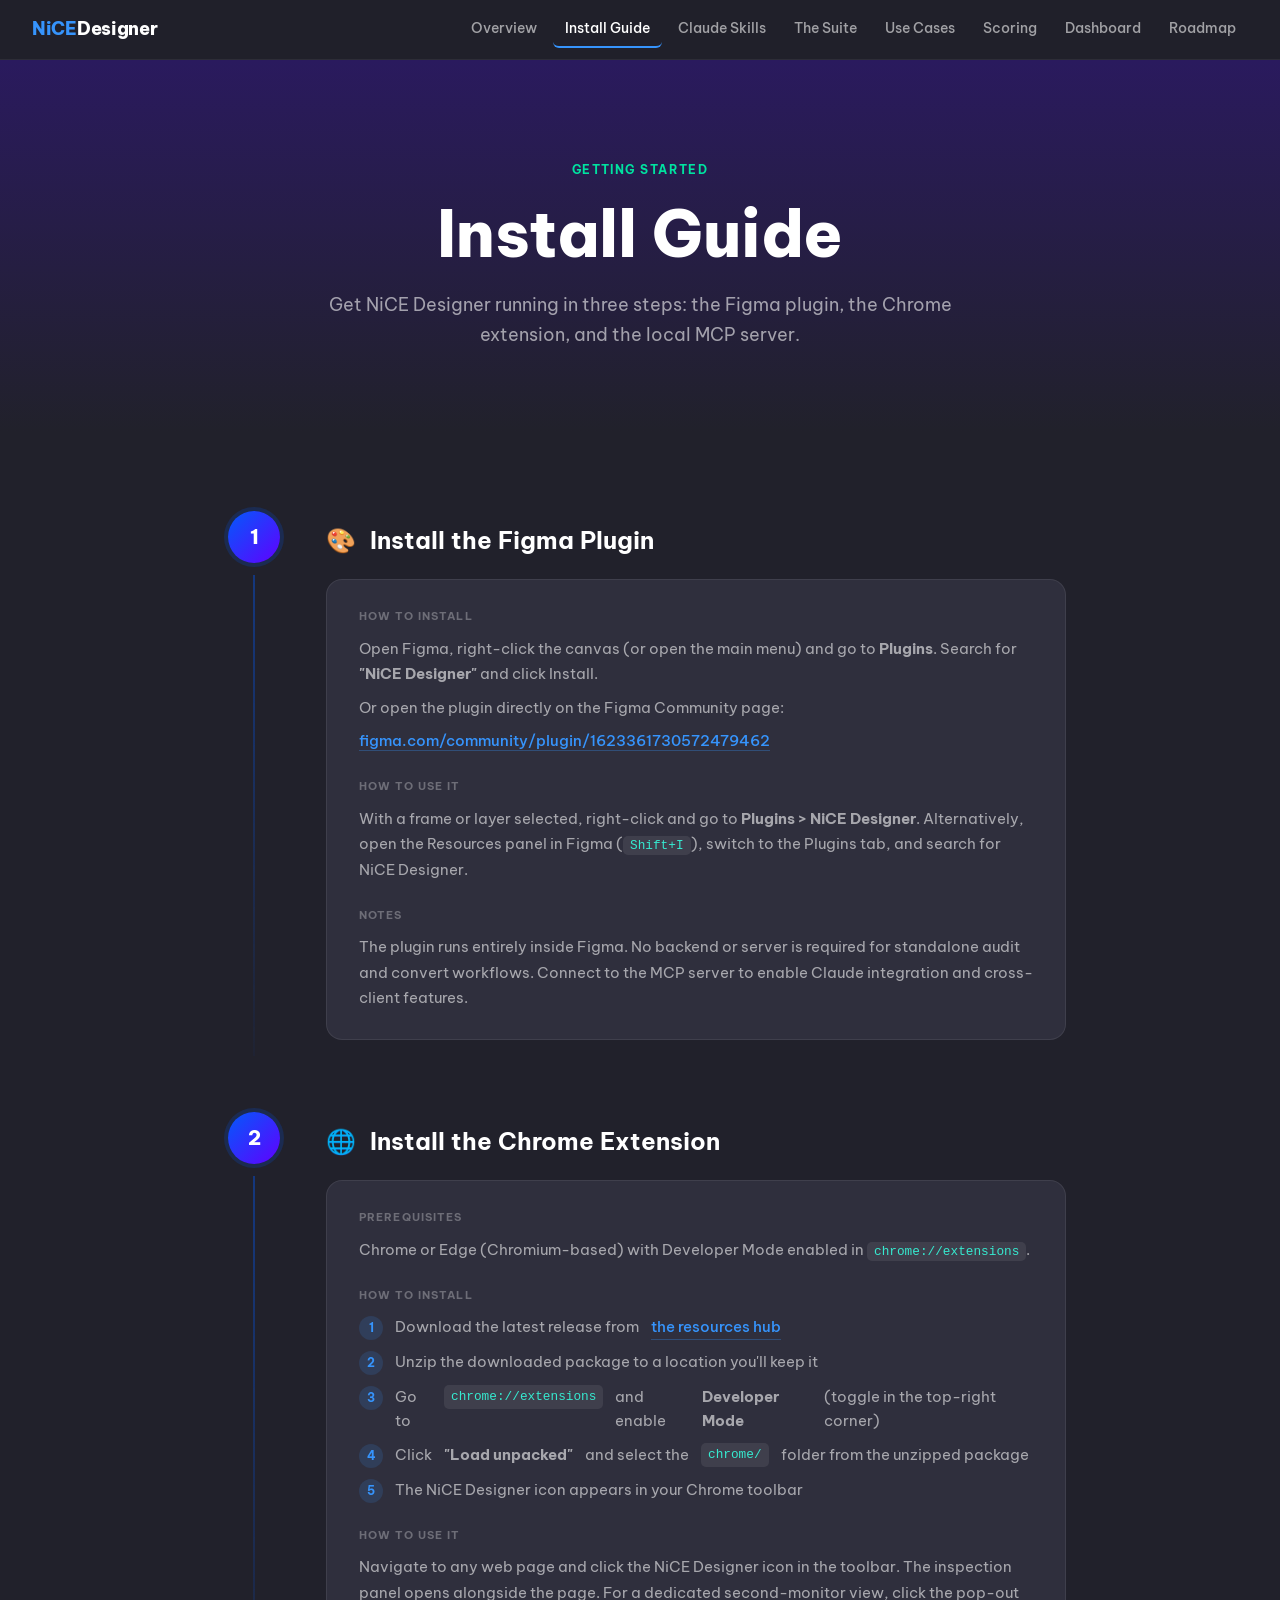
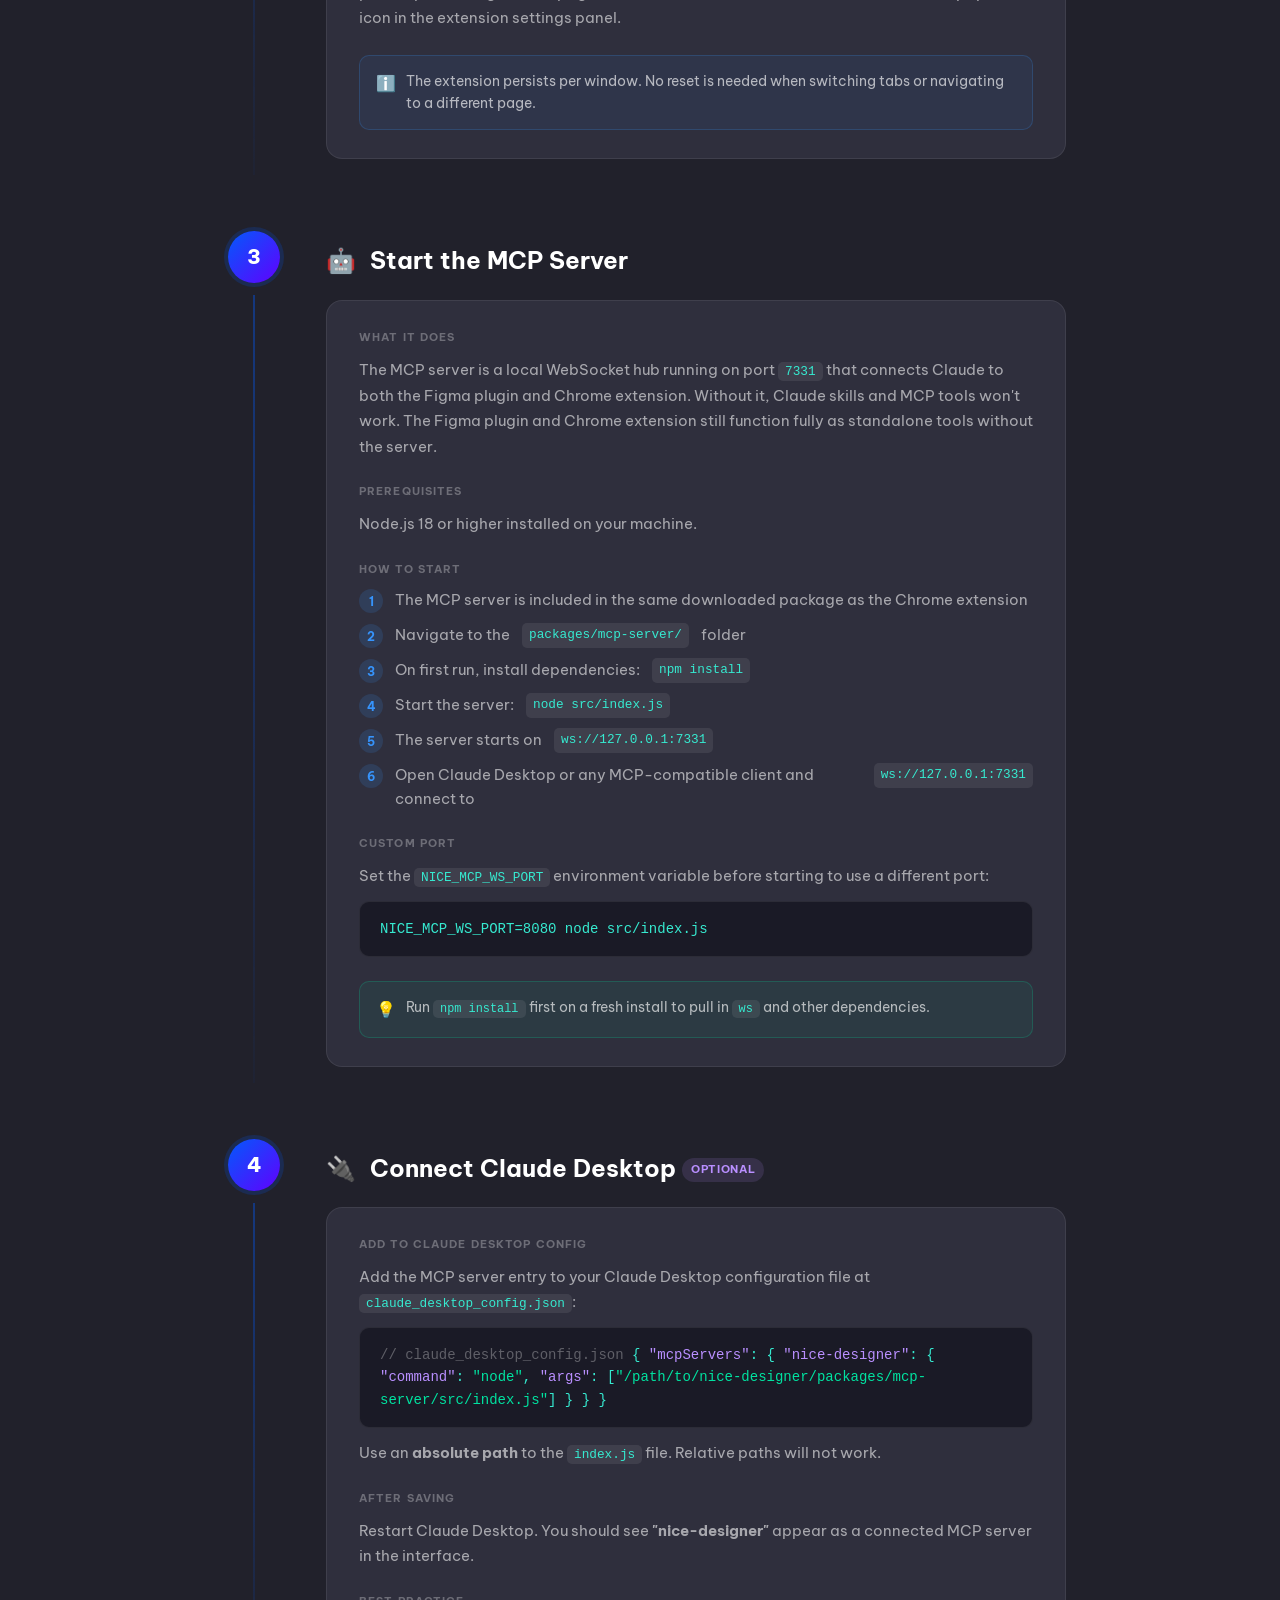
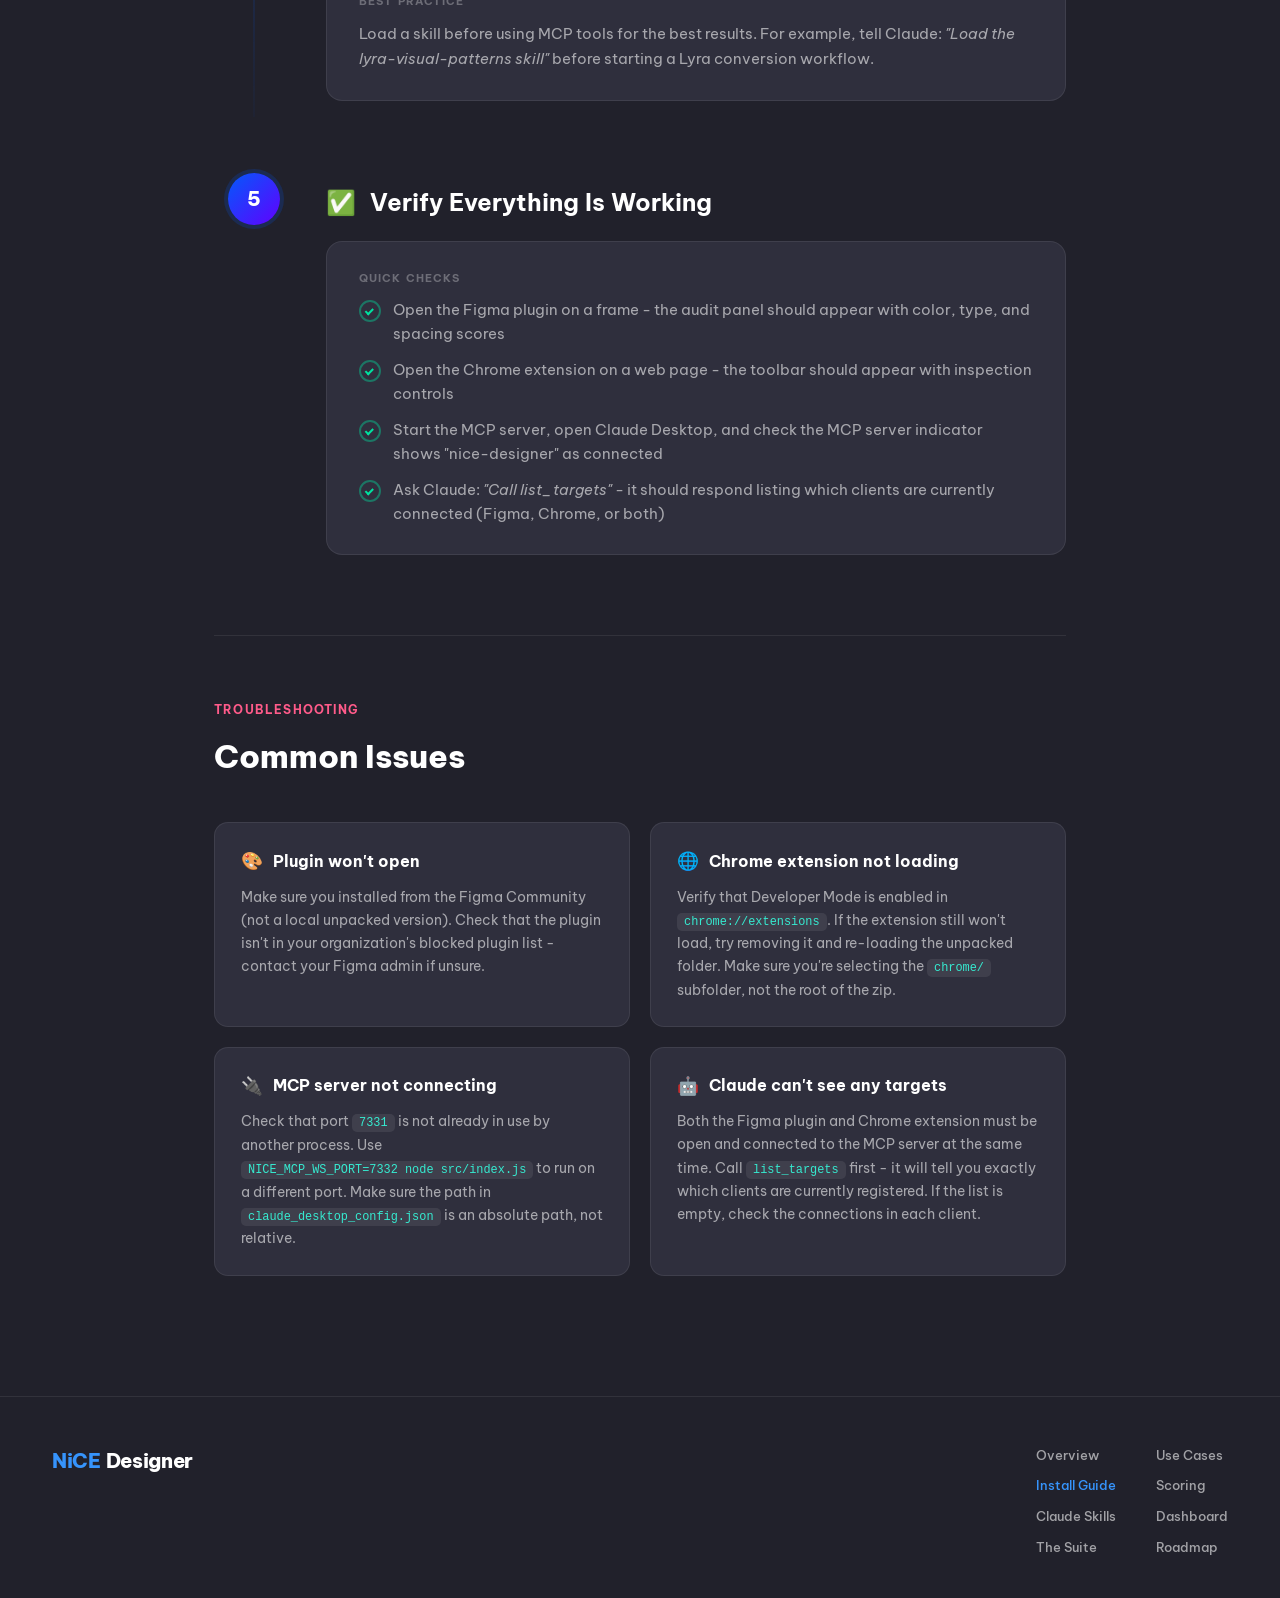
<file: install-guide.html>
<!DOCTYPE html>
<html lang="en">
<head>
  <meta charset="UTF-8" />
  <meta name="viewport" content="width=device-width, initial-scale=1.0" />
  <title>Install Guide - NiCE Designer</title>
  <link rel="preconnect" href="https://fonts.googleapis.com" />
  <link rel="preconnect" href="https://fonts.gstatic.com" crossorigin />
  <link href="https://fonts.googleapis.com/css2?family=Be+Vietnam+Pro:wght@300;400;500;600;700;800;900&display=swap" rel="stylesheet" />
  <link rel="stylesheet" href="theme.css" />
  <link rel="stylesheet" href="nice-effects.css" />
  <script src="nice-effects.js" defer></script>
  <style>
    body { line-height: 1.6; } /* page-specific */

    /* ---- HERO ---- */
    .hero {
      background: linear-gradient(to bottom, #2a1a5e, #21212B);
      padding: 96px 24px 80px;
      text-align: center;
    }

    .hero-eyebrow {
      display: inline-block;
      font-size: 0.75rem;
      font-weight: 700;
      letter-spacing: 0.12em;
      color: var(--emerald);
      text-transform: uppercase;
      margin-bottom: 20px;
    }

    .hero-title {
      font-size: clamp(2.5rem, 6vw, 4rem);
      font-weight: 800;
      color: var(--text);
      line-height: 1.1;
      margin-bottom: 20px;
    }

    .hero-subtitle {
      font-size: 1.125rem;
      color: var(--secondary);
      max-width: 640px;
      margin: 0 auto;
      font-weight: 400;
      line-height: 1.7;
    }

    /* ---- MAIN LAYOUT ---- */
    .main-content {
      max-width: 900px;
      margin: 0 auto;
      padding: 80px 24px;
    }

    /* ---- STEPS ---- */
    .steps-list {
      display: flex;
      flex-direction: column;
      gap: 56px;
    }

    .step {
      display: grid;
      grid-template-columns: 80px 1fr;
      gap: 0 32px;
    }

    .step-sidebar {
      display: flex;
      flex-direction: column;
      align-items: center;
    }

    .step-number-badge {
      width: 52px;
      height: 52px;
      border-radius: 50%;
      background: linear-gradient(135deg, var(--electric), var(--indigo));
      display: flex;
      align-items: center;
      justify-content: center;
      font-size: 1.25rem;
      font-weight: 800;
      color: #fff;
      flex-shrink: 0;
      box-shadow: 0 0 0 4px rgba(2,90,251,0.18);
    }

    .step-line {
      width: 2px;
      flex: 1;
      background: linear-gradient(to bottom, rgba(2,90,251,0.4), rgba(2,90,251,0.04));
      margin-top: 12px;
      min-height: 40px;
    }

    .step:last-child .step-line {
      display: none;
    }

    .step-body {
      padding-bottom: 16px;
    }

    .step-header {
      display: flex;
      align-items: center;
      gap: 14px;
      margin-bottom: 20px;
      padding-top: 10px;
    }

    .step-icon {
      font-size: 1.5rem;
      line-height: 1;
    }

    .step-title {
      font-size: 1.5rem;
      font-weight: 700;
      color: var(--text);
    }

    .step-card {
      background: var(--card);
      border: 1px solid var(--border);
      border-radius: 16px;
      padding: 28px 32px;
    }

    .step-section-label {
      font-size: 0.7rem;
      font-weight: 700;
      letter-spacing: 0.1em;
      text-transform: uppercase;
      color: var(--muted);
      margin-bottom: 10px;
    }

    .step-section {
      margin-bottom: 24px;
    }

    .step-section:last-child {
      margin-bottom: 0;
    }

    .step-section p {
      color: var(--secondary);
      font-size: 0.9375rem;
      line-height: 1.7;
    }

    .step-section p + p {
      margin-top: 8px;
    }

    .step-link {
      color: var(--blue);
      text-decoration: none;
      font-weight: 500;
      border-bottom: 1px solid rgba(54,148,252,0.3);
      transition: border-color 0.2s, color 0.2s;
    }

    .step-link:hover {
      color: #fff;
      border-color: #fff;
    }

    .numbered-list {
      list-style: none;
      counter-reset: ol-counter;
      display: flex;
      flex-direction: column;
      gap: 10px;
    }

    .numbered-list li {
      counter-increment: ol-counter;
      display: flex;
      align-items: flex-start;
      gap: 12px;
      color: var(--secondary);
      font-size: 0.9375rem;
      line-height: 1.6;
    }

    .numbered-list li::before {
      content: counter(ol-counter);
      display: flex;
      align-items: center;
      justify-content: center;
      min-width: 24px;
      height: 24px;
      border-radius: 50%;
      background: rgba(54,148,252,0.15);
      color: var(--blue);
      font-size: 0.75rem;
      font-weight: 700;
      flex-shrink: 0;
      margin-top: 1px;
    }

    code, .inline-code {
      font-family: 'Courier New', Courier, monospace;
      font-size: 0.85em;
      background: rgba(255,255,255,0.08);
      color: var(--teal);
      padding: 2px 7px;
      border-radius: 5px;
      white-space: nowrap;
    }

    .code-block {
      background: #1a1a26;
      border: 1px solid var(--border);
      border-radius: 10px;
      padding: 16px 20px;
      font-family: 'Courier New', Courier, monospace;
      font-size: 0.875rem;
      color: var(--teal);
      overflow-x: auto;
      line-height: 1.6;
      margin-top: 12px;
    }

    .code-block .code-comment {
      color: var(--muted);
    }

    .code-block .code-key {
      color: var(--lyra);
    }

    .code-block .code-str {
      color: var(--emerald);
    }

    .note-box {
      display: flex;
      align-items: flex-start;
      gap: 10px;
      background: rgba(54,148,252,0.07);
      border: 1px solid rgba(54,148,252,0.2);
      border-radius: 10px;
      padding: 14px 16px;
      margin-top: 16px;
    }

    .note-box-icon {
      font-size: 1rem;
      flex-shrink: 0;
      margin-top: 1px;
    }

    .note-box p {
      font-size: 0.875rem;
      color: rgba(255,255,255,0.65);
      line-height: 1.6;
    }

    .tip-box {
      display: flex;
      align-items: flex-start;
      gap: 10px;
      background: rgba(0,226,160,0.06);
      border: 1px solid rgba(0,226,160,0.2);
      border-radius: 10px;
      padding: 14px 16px;
      margin-top: 16px;
    }

    .tip-box p {
      font-size: 0.875rem;
      color: rgba(255,255,255,0.65);
      line-height: 1.6;
    }

    .pill-tag {
      display: inline-block;
      font-size: 0.7rem;
      font-weight: 700;
      letter-spacing: 0.06em;
      text-transform: uppercase;
      padding: 3px 9px;
      border-radius: 20px;
      vertical-align: middle;
    }

    .pill-optional {
      background: rgba(185,143,255,0.14);
      color: var(--lyra);
    }

    /* ---- VERIFY CHECKLIST ---- */
    .checklist {
      display: flex;
      flex-direction: column;
      gap: 12px;
    }

    .checklist-item {
      display: flex;
      align-items: flex-start;
      gap: 12px;
      color: var(--secondary);
      font-size: 0.9375rem;
      line-height: 1.6;
    }

    .check-circle {
      width: 22px;
      height: 22px;
      border-radius: 50%;
      border: 2px solid rgba(0,226,160,0.4);
      flex-shrink: 0;
      display: flex;
      align-items: center;
      justify-content: center;
      margin-top: 2px;
    }

    .check-circle::after {
      content: '';
      width: 8px;
      height: 5px;
      border-left: 2px solid var(--emerald);
      border-bottom: 2px solid var(--emerald);
      transform: rotate(-45deg) translateY(-1px);
    }

    /* ---- SECTION DIVIDER ---- */
    .section-divider {
      height: 1px;
      background: var(--border);
      margin: 64px 0;
    }

    /* ---- TROUBLESHOOTING ---- */
    .section-eyebrow {
      font-size: 0.75rem;
      font-weight: 700;
      letter-spacing: 0.1em;
      text-transform: uppercase;
      color: var(--coral);
      margin-bottom: 12px;
    }

    .section-title {
      font-size: 2rem;
      font-weight: 800;
      color: var(--text);
      margin-bottom: 40px;
    }

    .trouble-grid {
      display: grid;
      grid-template-columns: repeat(auto-fill, minmax(380px, 1fr));
      gap: 20px;
    }

    @media (max-width: 640px) {
      .trouble-grid {
        grid-template-columns: 1fr;
      }
    }

    .trouble-card {
      background: var(--card);
      border: 1px solid var(--border);
      border-radius: 14px;
      padding: 24px 26px;
      transition: border-color 0.2s, transform 0.2s;
    }

    .trouble-card:hover {
      border-color: rgba(255,91,138,0.3);
      transform: translateY(-2px);
    }

    .trouble-card-title {
      font-size: 1rem;
      font-weight: 700;
      color: var(--text);
      margin-bottom: 10px;
      display: flex;
      align-items: center;
      gap: 10px;
    }

    .trouble-icon {
      font-size: 1.1rem;
    }

    .trouble-card-body {
      font-size: 0.875rem;
      color: var(--secondary);
      line-height: 1.65;
    }

    /* ---- REVEAL ANIMATION ---- */
    .reveal {
      opacity: 0;
      transform: translateY(24px);
      transition: opacity 0.55s ease, transform 0.55s ease;
    }

    .reveal.visible {
      opacity: 1;
      transform: translateY(0);
    }

    /* ---- RESPONSIVE STEP ---- */
    @media (max-width: 600px) {
      .step {
        grid-template-columns: 1fr;
        gap: 16px;
      }

      .step-sidebar {
        flex-direction: row;
        align-items: center;
      }

      .step-line {
        display: none;
      }

      .step-number-badge {
        width: 40px;
        height: 40px;
        font-size: 1rem;
      }

      .step-card {
        padding: 20px;
      }

      .hero {
        padding: 64px 20px 56px;
      }
    }
  </style>
</head>
<body>

  <!-- NAV -->
  <nav class="site-nav" id="site-nav">
    <a href="./index.html" class="nav-logo">
      <span class="logo-nice">NiCE</span><span class="logo-designer"> Designer</span>
    </a>
    <div class="nav-links">
      <a href="./index.html" class="nav-link">Overview</a>
      <a href="./install-guide.html" class="nav-link active">Install Guide</a>
      <a href="./claude-skills.html" class="nav-link">Claude Skills</a>
      <a href="./the-suite.html" class="nav-link">The Suite</a>
      <a href="./use-cases.html" class="nav-link">Use Cases</a>
      <a href="./scoring.html" class="nav-link">Scoring</a>
      <a href="./dashboard.html" class="nav-link">Dashboard</a>
      <a href="./roadmap.html" class="nav-link">Roadmap</a>
    </div>
    <button class="nav-toggle" aria-label="Menu" id="nav-toggle">&#9776;</button>
  </nav>

  <!-- HERO -->
  <section class="hero">
    <div class="reveal">
      <span class="hero-eyebrow">GETTING STARTED</span>
      <h1 class="hero-title">Install Guide</h1>
      <p class="hero-subtitle">Get NiCE Designer running in three steps: the Figma plugin, the Chrome extension, and the local MCP server.</p>
    </div>
  </section>

  <!-- MAIN -->
  <main class="main-content">
    <div class="steps-list">

      <!-- STEP 1: Figma Plugin -->
      <div class="step reveal">
        <div class="step-sidebar">
          <div class="step-number-badge">1</div>
          <div class="step-line"></div>
        </div>
        <div class="step-body">
          <div class="step-header">
            <span class="step-icon">🎨</span>
            <h2 class="step-title">Install the Figma Plugin</h2>
          </div>
          <div class="step-card">
            <div class="step-section">
              <div class="step-section-label">How to install</div>
              <p>Open Figma, right-click the canvas (or open the main menu) and go to <strong>Plugins</strong>. Search for <strong>"NiCE Designer"</strong> and click Install.</p>
              <p>Or open the plugin directly on the Figma Community page:</p>
              <p><a href="https://www.figma.com/community/plugin/1623361730572479462" class="step-link" target="_blank" rel="noopener">figma.com/community/plugin/1623361730572479462</a></p>
            </div>

            <div class="step-section">
              <div class="step-section-label">How to use it</div>
              <p>With a frame or layer selected, right-click and go to <strong>Plugins &gt; NiCE Designer</strong>. Alternatively, open the Resources panel in Figma (<code>Shift+I</code>), switch to the Plugins tab, and search for NiCE Designer.</p>
            </div>

            <div class="step-section">
              <div class="step-section-label">Notes</div>
              <p>The plugin runs entirely inside Figma. No backend or server is required for standalone audit and convert workflows. Connect to the MCP server to enable Claude integration and cross-client features.</p>
            </div>
          </div>
        </div>
      </div>

      <!-- STEP 2: Chrome Extension -->
      <div class="step reveal">
        <div class="step-sidebar">
          <div class="step-number-badge">2</div>
          <div class="step-line"></div>
        </div>
        <div class="step-body">
          <div class="step-header">
            <span class="step-icon">🌐</span>
            <h2 class="step-title">Install the Chrome Extension</h2>
          </div>
          <div class="step-card">
            <div class="step-section">
              <div class="step-section-label">Prerequisites</div>
              <p>Chrome or Edge (Chromium-based) with Developer Mode enabled in <code>chrome://extensions</code>.</p>
            </div>

            <div class="step-section">
              <div class="step-section-label">How to install</div>
              <ol class="numbered-list">
                <li>Download the latest release from <a href="./index.html#download" class="step-link">the resources hub</a></li>
                <li>Unzip the downloaded package to a location you'll keep it</li>
                <li>Go to <code>chrome://extensions</code> and enable <strong>Developer Mode</strong> (toggle in the top-right corner)</li>
                <li>Click <strong>"Load unpacked"</strong> and select the <code>chrome/</code> folder from the unzipped package</li>
                <li>The NiCE Designer icon appears in your Chrome toolbar</li>
              </ol>
            </div>

            <div class="step-section">
              <div class="step-section-label">How to use it</div>
              <p>Navigate to any web page and click the NiCE Designer icon in the toolbar. The inspection panel opens alongside the page. For a dedicated second-monitor view, click the pop-out icon in the extension settings panel.</p>
            </div>

            <div class="note-box">
              <span class="note-box-icon">ℹ️</span>
              <p>The extension persists per window. No reset is needed when switching tabs or navigating to a different page.</p>
            </div>
          </div>
        </div>
      </div>

      <!-- STEP 3: MCP Server -->
      <div class="step reveal">
        <div class="step-sidebar">
          <div class="step-number-badge">3</div>
          <div class="step-line"></div>
        </div>
        <div class="step-body">
          <div class="step-header">
            <span class="step-icon">🤖</span>
            <h2 class="step-title">Start the MCP Server</h2>
          </div>
          <div class="step-card">
            <div class="step-section">
              <div class="step-section-label">What it does</div>
              <p>The MCP server is a local WebSocket hub running on port <code>7331</code> that connects Claude to both the Figma plugin and Chrome extension. Without it, Claude skills and MCP tools won't work. The Figma plugin and Chrome extension still function fully as standalone tools without the server.</p>
            </div>

            <div class="step-section">
              <div class="step-section-label">Prerequisites</div>
              <p>Node.js 18 or higher installed on your machine.</p>
            </div>

            <div class="step-section">
              <div class="step-section-label">How to start</div>
              <ol class="numbered-list">
                <li>The MCP server is included in the same downloaded package as the Chrome extension</li>
                <li>Navigate to the <code>packages/mcp-server/</code> folder</li>
                <li>On first run, install dependencies: <code>npm install</code></li>
                <li>Start the server: <code>node src/index.js</code></li>
                <li>The server starts on <code>ws://127.0.0.1:7331</code></li>
                <li>Open Claude Desktop or any MCP-compatible client and connect to <code>ws://127.0.0.1:7331</code></li>
              </ol>
            </div>

            <div class="step-section">
              <div class="step-section-label">Custom port</div>
              <p>Set the <code>NICE_MCP_WS_PORT</code> environment variable before starting to use a different port:</p>
              <div class="code-block">NICE_MCP_WS_PORT=8080 node src/index.js</div>
            </div>

            <div class="tip-box">
              <span class="note-box-icon">💡</span>
              <p>Run <code>npm install</code> first on a fresh install to pull in <code>ws</code> and other dependencies.</p>
            </div>
          </div>
        </div>
      </div>

      <!-- STEP 4: Connect Claude (optional) -->
      <div class="step reveal">
        <div class="step-sidebar">
          <div class="step-number-badge">4</div>
          <div class="step-line"></div>
        </div>
        <div class="step-body">
          <div class="step-header">
            <span class="step-icon">🔌</span>
            <h2 class="step-title">Connect Claude Desktop <span class="pill-tag pill-optional">Optional</span></h2>
          </div>
          <div class="step-card">
            <div class="step-section">
              <div class="step-section-label">Add to Claude Desktop config</div>
              <p>Add the MCP server entry to your Claude Desktop configuration file at <code>claude_desktop_config.json</code>:</p>
              <div class="code-block"><span class="code-comment">// claude_desktop_config.json</span>
{
  <span class="code-key">"mcpServers"</span>: {
    <span class="code-key">"nice-designer"</span>: {
      <span class="code-key">"command"</span>: <span class="code-str">"node"</span>,
      <span class="code-key">"args"</span>: [<span class="code-str">"/path/to/nice-designer/packages/mcp-server/src/index.js"</span>]
    }
  }
}</div>
              <p style="margin-top:12px;">Use an <strong>absolute path</strong> to the <code>index.js</code> file. Relative paths will not work.</p>
            </div>

            <div class="step-section">
              <div class="step-section-label">After saving</div>
              <p>Restart Claude Desktop. You should see <strong>"nice-designer"</strong> appear as a connected MCP server in the interface.</p>
            </div>

            <div class="step-section">
              <div class="step-section-label">Best practice</div>
              <p>Load a skill before using MCP tools for the best results. For example, tell Claude: <em>"Load the lyra-visual-patterns skill"</em> before starting a Lyra conversion workflow.</p>
            </div>
          </div>
        </div>
      </div>

      <!-- STEP 5: Verify -->
      <div class="step reveal">
        <div class="step-sidebar">
          <div class="step-number-badge">5</div>
          <!-- no line on last step -->
        </div>
        <div class="step-body">
          <div class="step-header">
            <span class="step-icon">✅</span>
            <h2 class="step-title">Verify Everything Is Working</h2>
          </div>
          <div class="step-card">
            <div class="step-section">
              <div class="step-section-label">Quick checks</div>
              <div class="checklist">
                <div class="checklist-item">
                  <div class="check-circle"></div>
                  <span>Open the Figma plugin on a frame - the audit panel should appear with color, type, and spacing scores</span>
                </div>
                <div class="checklist-item">
                  <div class="check-circle"></div>
                  <span>Open the Chrome extension on a web page - the toolbar should appear with inspection controls</span>
                </div>
                <div class="checklist-item">
                  <div class="check-circle"></div>
                  <span>Start the MCP server, open Claude Desktop, and check the MCP server indicator shows "nice-designer" as connected</span>
                </div>
                <div class="checklist-item">
                  <div class="check-circle"></div>
                  <span>Ask Claude: <em>"Call list_targets"</em> - it should respond listing which clients are currently connected (Figma, Chrome, or both)</span>
                </div>
              </div>
            </div>
          </div>
        </div>
      </div>

    </div>

    <!-- DIVIDER -->
    <div class="section-divider reveal"></div>

    <!-- TROUBLESHOOTING -->
    <section class="reveal">
      <div class="section-eyebrow">Troubleshooting</div>
      <h2 class="section-title">Common Issues</h2>

      <div class="trouble-grid">

        <div class="trouble-card">
          <div class="trouble-card-title">
            <span class="trouble-icon">🎨</span>
            Plugin won't open
          </div>
          <div class="trouble-card-body">
            Make sure you installed from the Figma Community (not a local unpacked version). Check that the plugin isn't in your organization's blocked plugin list - contact your Figma admin if unsure.
          </div>
        </div>

        <div class="trouble-card">
          <div class="trouble-card-title">
            <span class="trouble-icon">🌐</span>
            Chrome extension not loading
          </div>
          <div class="trouble-card-body">
            Verify that Developer Mode is enabled in <code>chrome://extensions</code>. If the extension still won't load, try removing it and re-loading the unpacked folder. Make sure you're selecting the <code>chrome/</code> subfolder, not the root of the zip.
          </div>
        </div>

        <div class="trouble-card">
          <div class="trouble-card-title">
            <span class="trouble-icon">🔌</span>
            MCP server not connecting
          </div>
          <div class="trouble-card-body">
            Check that port <code>7331</code> is not already in use by another process. Use <code>NICE_MCP_WS_PORT=7332 node src/index.js</code> to run on a different port. Make sure the path in <code>claude_desktop_config.json</code> is an absolute path, not relative.
          </div>
        </div>

        <div class="trouble-card">
          <div class="trouble-card-title">
            <span class="trouble-icon">🤖</span>
            Claude can't see any targets
          </div>
          <div class="trouble-card-body">
            Both the Figma plugin and Chrome extension must be open and connected to the MCP server at the same time. Call <code>list_targets</code> first - it will tell you exactly which clients are currently registered. If the list is empty, check the connections in each client.
          </div>
        </div>

      </div>
    </section>

  </main>

  <!-- FOOTER -->
  <!-- FOOTER -->
  <footer class="site-footer">
    <div class="footer-top">
      <div class="footer-brand">
        <div class="footer-logo"><span class="logo-nice">NiCE</span><span class="logo-designer"> Designer</span></div>
      </div>
      <nav class="footer-nav">
        <div class="footer-nav-col">
          <a href="./index.html">Overview</a>
          <a href="./install-guide.html" class="active">Install Guide</a>
          <a href="./claude-skills.html">Claude Skills</a>
          <a href="./the-suite.html">The Suite</a>
        </div>
        <div class="footer-nav-col">
          <a href="./use-cases.html">Use Cases</a>
          <a href="./scoring.html">Scoring</a>
          <a href="./dashboard.html">Dashboard</a>
          <a href="./roadmap.html">Roadmap</a>
        </div>
      </nav>
    </div>
  </footer>

  <script>
    // Mobile nav toggle
    var navToggle = document.getElementById('nav-toggle');
    var siteNav = document.getElementById('site-nav');
    navToggle.addEventListener('click', function() {
      siteNav.classList.toggle('open');
    });

    // Close nav on link click (mobile)
    document.querySelectorAll('.nav-link').forEach(function(link) {
      link.addEventListener('click', function() {
        siteNav.classList.remove('open');
      });
    });

    // Scroll reveal via IntersectionObserver
    const revealEls = document.querySelectorAll('.reveal');

    const observer = new IntersectionObserver((entries) => {
      entries.forEach(entry => {
        if (entry.isIntersecting) {
          entry.target.classList.add('visible');
          observer.unobserve(entry.target);
        }
      });
    }, {
      threshold: 0.08,
      rootMargin: '0px 0px -40px 0px'
    });

    revealEls.forEach(el => observer.observe(el));
  </script>


  <!-- NICE POLISH EFFECTS -->
  <style>
    /* Positional hover: tilt + spotlight on interactive cards */
    .tilt-ready {
      position: relative;
      overflow: hidden;
      transform-style: preserve-3d;
      will-change: transform;
      transition: transform 0.4s cubic-bezier(0.23,1,0.32,1), box-shadow 0.4s ease;
    }
    .tilt-ready::after {
      content: '';
      position: absolute;
      inset: 0;
      border-radius: inherit;
      background: radial-gradient(220px circle at var(--mx, 50%) var(--my, 50%),
        rgba(255,255,255,0.09) 0%, transparent 70%);
      pointer-events: none;
      opacity: 0;
      transition: opacity 0.35s ease;
      z-index: 1;
    }
    .tilt-ready:hover::after { opacity: 1; }

    /* Magnetic buttons */
    .nav-cta, .btn-primary, .cta-btn, .roadmap-link {
      transition: transform 0.15s ease, background 0.25s ease, box-shadow 0.25s ease !important;
    }

    /* Cursor ambient glow */
    #nice-cursor-glow {
      position: fixed;
      pointer-events: none;
      width: 480px;
      height: 480px;
      border-radius: 50%;
      background: radial-gradient(circle,
        rgba(54,148,252,0.055) 0%,
        rgba(97,0,255,0.025) 40%,
        transparent 70%);
      transform: translate(-50%, -50%);
      z-index: 0;
      transition: left 0.08s linear, top 0.08s linear, opacity 0.5s ease;
      opacity: 0;
      mix-blend-mode: screen;
    }

    /* Improved reveal: slide up instead of just fade */
    .reveal {
      opacity: 0;
      transform: translateY(22px);
      transition: opacity 0.55s cubic-bezier(0.23,1,0.32,1),
                  transform 0.55s cubic-bezier(0.23,1,0.32,1);
    }
    .reveal.visible {
      opacity: 1;
      transform: translateY(0);
    }
  </style>

  <script>
  (function() {
    // Cursor ambient glow
    var glow = document.createElement('div');
    glow.id = 'nice-cursor-glow';
    document.body.appendChild(glow);
    var glowX = window.innerWidth / 2, glowY = window.innerHeight / 2;
    document.addEventListener('mousemove', function(e) {
      glowX = e.clientX; glowY = e.clientY;
      glow.style.left = glowX + 'px';
      glow.style.top = glowY + 'px';
      glow.style.opacity = '1';
    });
    document.addEventListener('mouseleave', function() { glow.style.opacity = '0'; });

    // Apply tilt + spotlight to cards
    var SELECTORS = [
      '.tool-card', '.skill-card', '.phase-block', '.case-card',
      '.pillar', '.step-card', '.score-card', '.sp-card',
      '.sp-callout-card', '.stat-card', '.doc-card', '.dl-card',
      '.faq-item', '.checklist-item', '.tool-mini', '.gate-card',
      '.score-band', '.audit-cat', '.workflow-card', '.case-scenario'
    ].join(', ');

    document.querySelectorAll(SELECTORS).forEach(function(card) {
      card.classList.add('tilt-ready');

      card.addEventListener('mousemove', function(e) {
        var r = card.getBoundingClientRect();
        var x = (e.clientX - r.left) / r.width;
        var y = (e.clientY - r.top) / r.height;
        // Spotlight CSS vars
        card.style.setProperty('--mx', (x * 100) + '%');
        card.style.setProperty('--my', (y * 100) + '%');
        // 3D tilt (gentle, max 7deg)
        var tx = (y - 0.5) * -8;
        var ty = (x - 0.5) * 8;
        card.style.transform = 'perspective(900px) rotateX(' + tx + 'deg) rotateY(' + ty + 'deg) translateZ(3px)';
        card.style.transition = 'transform 0.07s ease';
        // Glow border hint
        card.style.boxShadow = '0 8px 32px rgba(0,0,0,0.35), 0 0 0 1px rgba(54,148,252,0.18)';
      });

      card.addEventListener('mouseleave', function() {
        card.style.transform = '';
        card.style.transition = 'transform 0.45s cubic-bezier(0.23,1,0.32,1)';
        card.style.boxShadow = '';
        card.style.setProperty('--mx', '50%');
        card.style.setProperty('--my', '50%');
      });
    });

    // Magnetic effect on primary action buttons
    document.querySelectorAll('.nav-cta, .btn-primary, .cta-btn').forEach(function(btn) {
      btn.addEventListener('mousemove', function(e) {
        var r = btn.getBoundingClientRect();
        var dx = (e.clientX - r.left - r.width / 2) * 0.28;
        var dy = (e.clientY - r.top - r.height / 2) * 0.28;
        btn.style.transform = 'translate(' + dx + 'px, ' + dy + 'px) scale(1.04)';
        btn.style.transition = 'transform 0.12s ease';
      });
      btn.addEventListener('mouseleave', function() {
        btn.style.transform = '';
        btn.style.transition = 'transform 0.5s cubic-bezier(0.34,1.56,0.64,1)';
      });
    });

    // Improved scroll reveal - re-run after any existing observers
    var ro = new IntersectionObserver(function(entries) {
      entries.forEach(function(entry) {
        if (entry.isIntersecting) {
          var delay = parseInt(entry.target.dataset.polishDelay || 0);
          setTimeout(function() {
            entry.target.classList.add('visible');
          }, delay);
          ro.unobserve(entry.target);
        }
      });
    }, { threshold: 0.05, rootMargin: '0px 0px -24px 0px' });

    document.querySelectorAll('.reveal').forEach(function(el, i) {
      // Stagger siblings in same parent
      el.dataset.polishDelay = (i % 6) * 55;
      ro.observe(el);
    });
  })();
  </script>

</body>
</html>
</file>
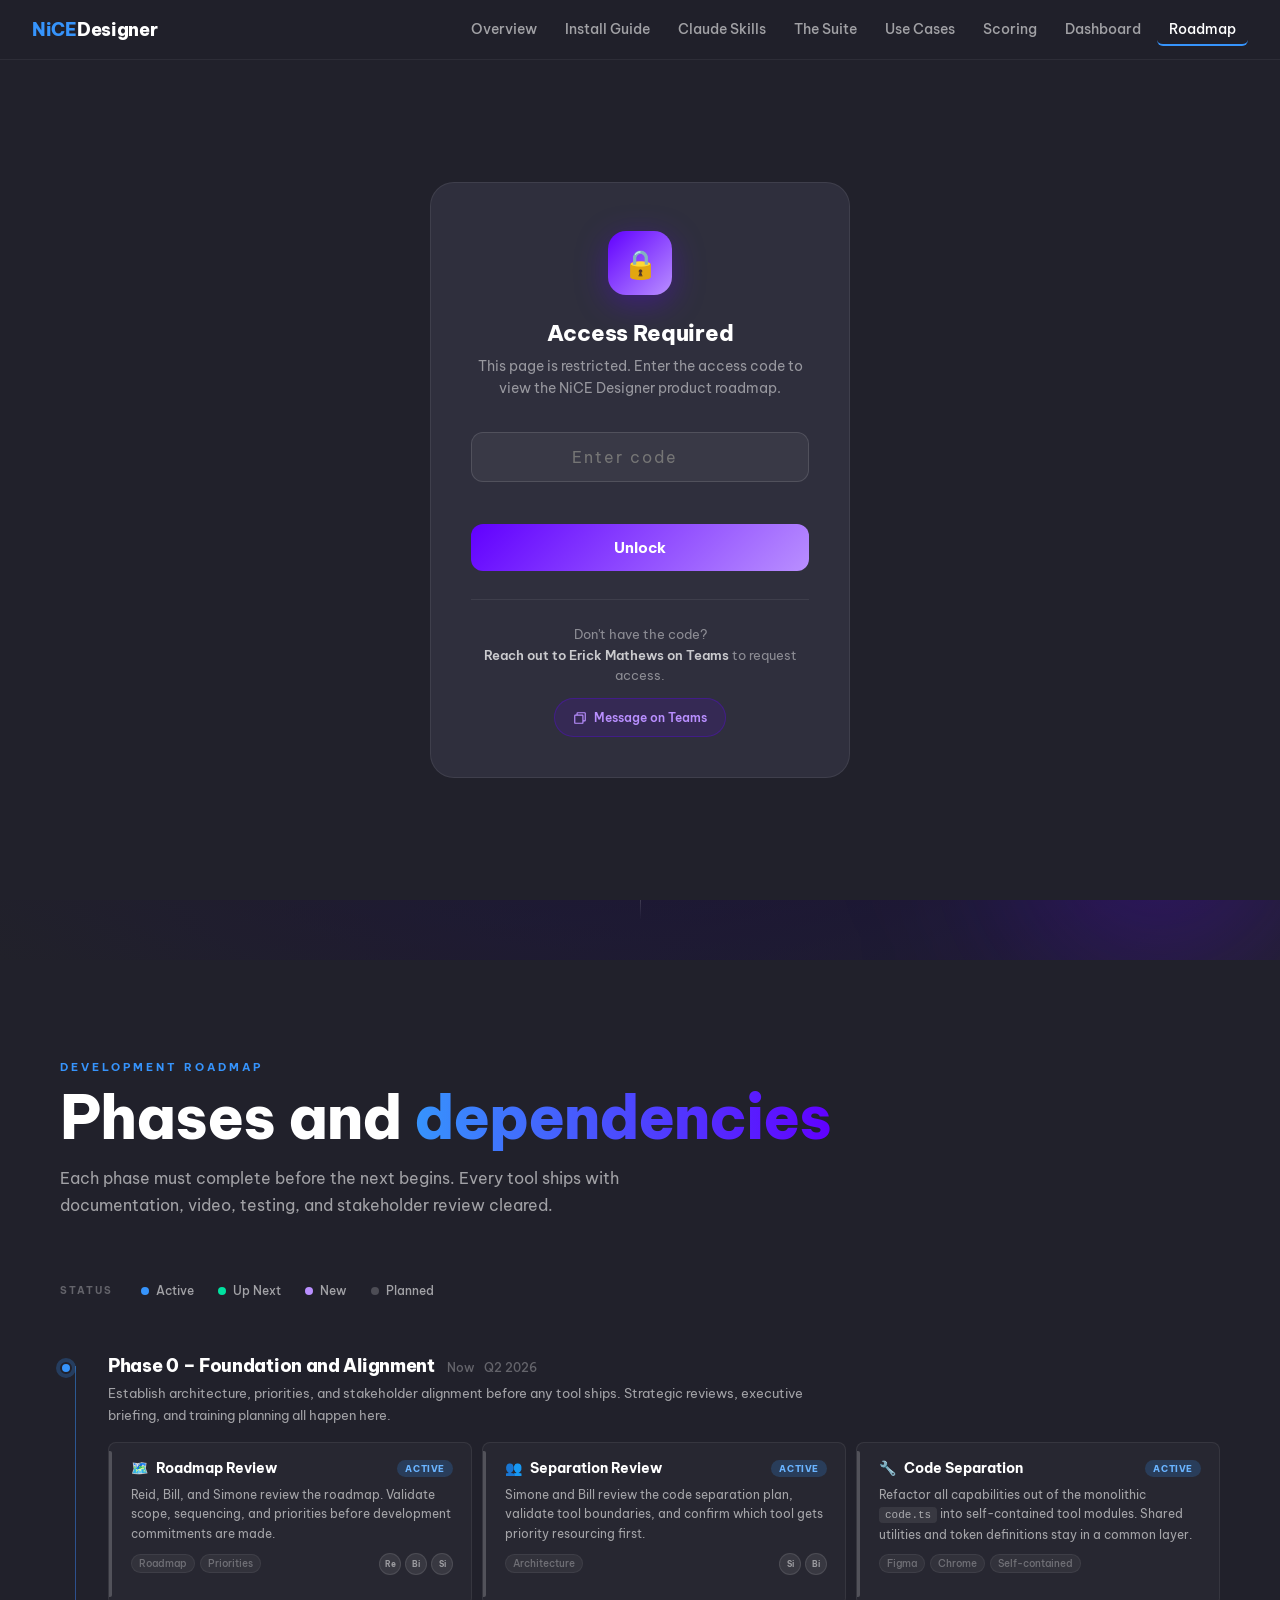
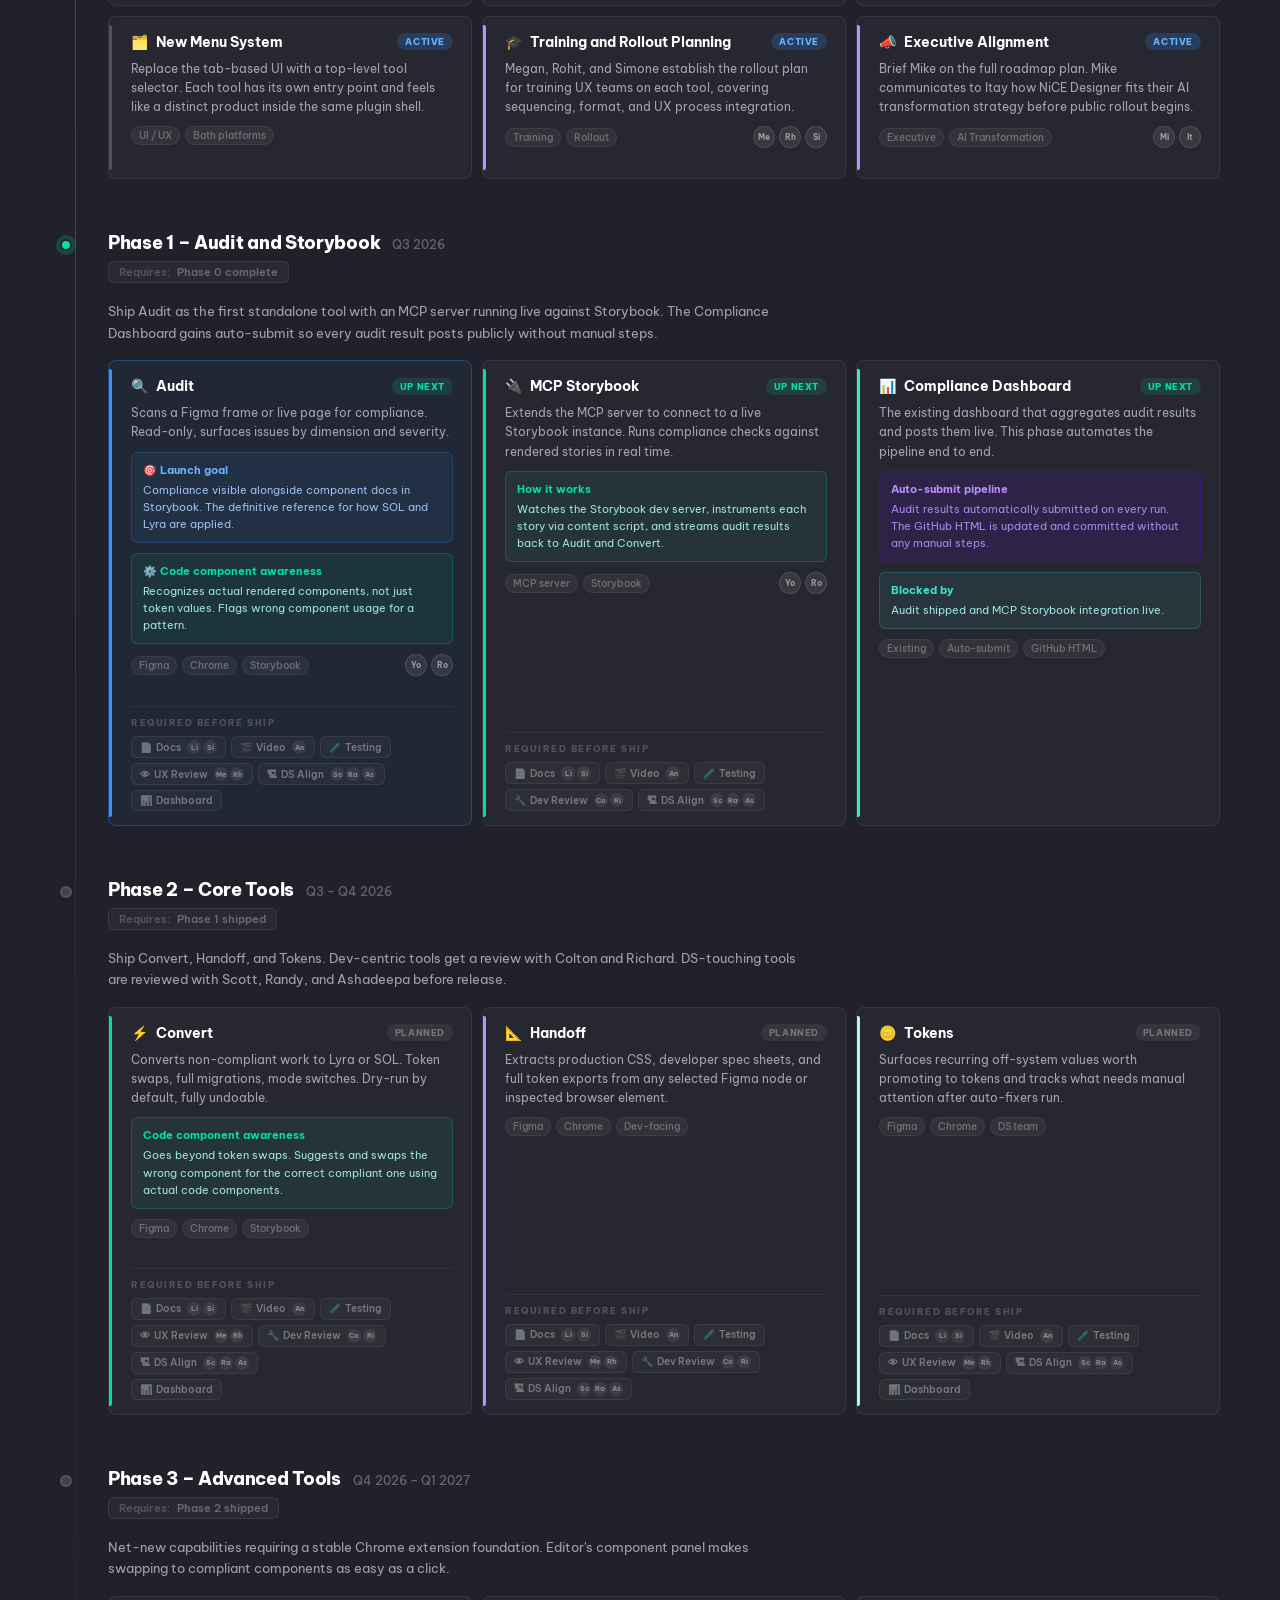
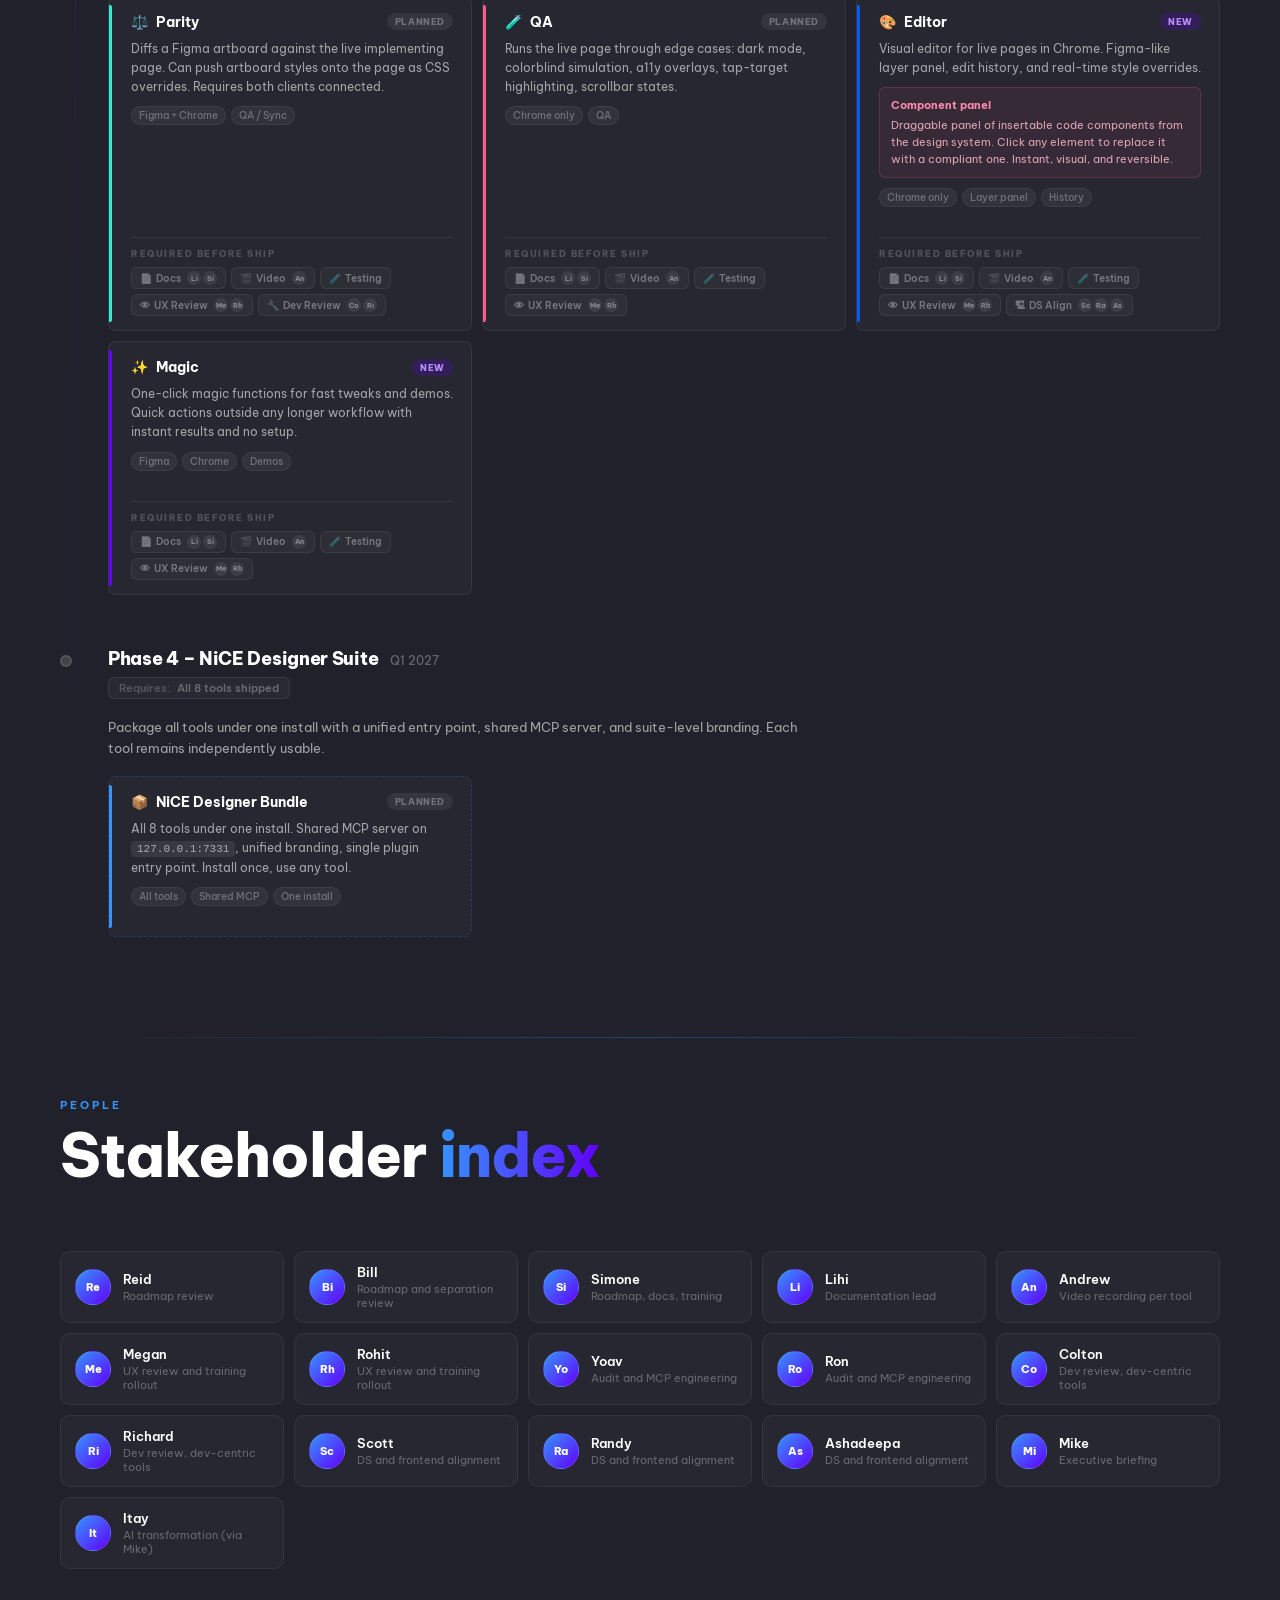
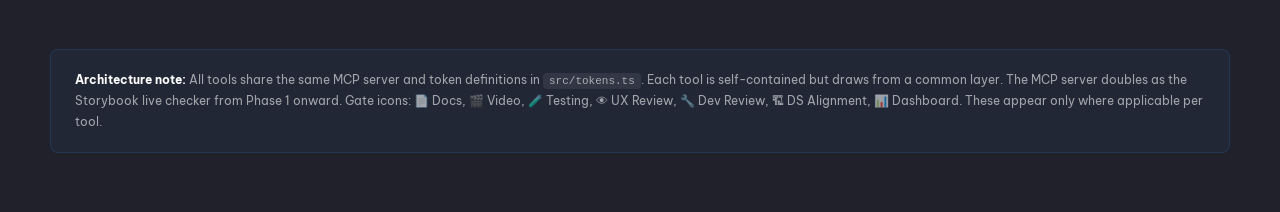
<file: roadmap.html>
<!DOCTYPE html>
<html lang="en">
<head>
  <meta charset="UTF-8" />
  <meta name="viewport" content="width=device-width, initial-scale=1.0" />
  <title>NiCE Designer - Product Roadmap</title>
  <link href="https://fonts.googleapis.com/css2?family=Be+Vietnam+Pro:wght@300;400;500;600;700;800;900&display=swap" rel="stylesheet" />
  <link rel="stylesheet" href="theme.css" />
  <link rel="stylesheet" href="nice-effects.css" />
  <script src="nice-effects.js" defer></script>
  <style>
    :root {
      /* page-specific tokens */
      --bg-surface: #2a2a36;
      --bg-card:    #2f2f3d;
      --border-glow: rgba(54,148,252,0.35);
    }

    /* ========================================================
       ANIMATED GRADIENT BACKGROUND
    ======================================================== */
    @keyframes gradientShift {
      0%   { background-position: 0% 50%; }
      50%  { background-position: 100% 50%; }
      100% { background-position: 0% 50%; }
    }
    @keyframes gradientShiftFast {
      0%   { background-position: 0% 0%; }
      33%  { background-position: 100% 50%; }
      66%  { background-position: 0% 100%; }
      100% { background-position: 0% 0%; }
    }
    @keyframes fadeUp {
      from { opacity: 0; transform: translateY(32px); }
      to   { opacity: 1; transform: translateY(0); }
    }
    @keyframes pulse {
      0%, 100% { box-shadow: 0 0 0 0 currentColor; opacity: 1; }
      50%       { box-shadow: 0 0 0 6px transparent; opacity: 0.7; }
    }
    @keyframes float {
      0%, 100% { transform: translateY(0px); }
      50%       { transform: translateY(-6px); }
    }
    @keyframes shimmer {
      0%   { background-position: -200% center; }
      100% { background-position: 200% center; }
    }
    @keyframes borderPulse {
      0%, 100% { opacity: 0.4; }
      50%       { opacity: 1; }
    }
    @keyframes orb {
      0%   { transform: translate(0, 0) scale(1); }
      33%  { transform: translate(60px, -40px) scale(1.1); }
      66%  { transform: translate(-40px, 30px) scale(0.95); }
      100% { transform: translate(0, 0) scale(1); }
    }

    /* ========================================================
       HERO
    ======================================================== */
    .hero {
      position: relative;
      min-height: 100vh;
      display: flex;
      flex-direction: column;
      align-items: center;
      justify-content: center;
      text-align: center;
      padding: 80px 40px;
      overflow: hidden;
    }

    .hero-bg {
      position: absolute; inset: 0;
      background: linear-gradient(135deg,
        #21212B 0%,
        #1a1040 20%,
        #0d1f6b 40%,
        #3694FC 55%,
        #6100FF 70%,
        #00E2A0 85%,
        #21212B 100%
      );
      background-size: 400% 400%;
      animation: gradientShift 12s ease infinite;
      opacity: 0.85;
    }
    .hero-bg::after {
      content: '';
      position: absolute; inset: 0;
      background: radial-gradient(ellipse at center, transparent 40%, #21212B 100%);
    }

    .orb {
      position: absolute;
      border-radius: 50%;
      filter: blur(80px);
      pointer-events: none;
    }
    .orb-1 {
      width: 500px; height: 500px;
      background: radial-gradient(circle, rgba(54,148,252,0.5), transparent 70%);
      top: -100px; left: -100px;
      animation: orb 15s ease-in-out infinite;
    }
    .orb-2 {
      width: 400px; height: 400px;
      background: radial-gradient(circle, rgba(97,0,255,0.4), transparent 70%);
      bottom: -80px; right: -80px;
      animation: orb 18s ease-in-out infinite reverse;
    }
    .orb-3 {
      width: 300px; height: 300px;
      background: radial-gradient(circle, rgba(0,226,160,0.3), transparent 70%);
      top: 40%; left: 60%;
      animation: orb 20s ease-in-out infinite 5s;
    }

    .hero-content {
      position: relative; z-index: 1;
      animation: fadeUp 0.9s ease both;
    }

    .hero-eyebrow {
      font-size: 12px;
      font-weight: 600;
      letter-spacing: 3px;
      text-transform: uppercase;
      color: var(--emerald);
      margin-bottom: 20px;
      opacity: 0.9;
    }

    .hero-title {
      font-size: clamp(52px, 8vw, 100px);
      font-weight: 900;
      line-height: 0.95;
      letter-spacing: -2px;
      margin-bottom: 24px;
    }
    .hero-title .nice {
      display: block;
      background: linear-gradient(90deg, #fff 0%, var(--blue) 40%, var(--teal) 70%, var(--emerald) 100%);
      background-size: 200% auto;
      -webkit-background-clip: text;
      -webkit-text-fill-color: transparent;
      background-clip: text;
      animation: shimmer 4s linear infinite;
    }
    .hero-title .designer {
      display: block;
      color: white;
      opacity: 0.92;
    }

    .hero-sub {
      font-size: 18px;
      font-weight: 400;
      color: rgba(255,255,255,0.7);
      max-width: 520px;
      margin: 0 auto 40px;
      line-height: 1.6;
    }

    .hero-pills {
      display: flex;
      gap: 10px;
      justify-content: center;
      flex-wrap: wrap;
    }
    .hero-pill {
      padding: 8px 18px;
      border-radius: 100px;
      font-size: 13px;
      font-weight: 500;
      border: 1px solid rgba(255,255,255,0.15);
      background: rgba(255,255,255,0.08);
      backdrop-filter: blur(10px);
      color: rgba(255,255,255,0.8);
    }

    .scroll-hint {
      position: absolute;
      bottom: 40px; left: 50%;
      transform: translateX(-50%);
      display: flex; flex-direction: column; align-items: center;
      gap: 8px; z-index: 1;
      color: rgba(255,255,255,0.4);
      font-size: 11px; letter-spacing: 1px; text-transform: uppercase;
      animation: float 2.5s ease-in-out infinite;
    }
    .scroll-hint::after {
      content: '';
      width: 1px; height: 40px;
      background: linear-gradient(to bottom, rgba(255,255,255,0.3), transparent);
    }

    /* ========================================================
       SECTION WRAPPER
    ======================================================== */
    .section {
      padding: 100px 60px;
      max-width: 1300px;
      margin: 0 auto;
    }
    .section-header {
      margin-bottom: 64px;
    }
    .section-label {
      font-size: 11px;
      font-weight: 700;
      letter-spacing: 3px;
      text-transform: uppercase;
      color: var(--blue);
      margin-bottom: 12px;
    }
    .section-title {
      font-size: clamp(36px, 5vw, 60px);
      font-weight: 800;
      letter-spacing: -1px;
      line-height: 1.05;
      color: white;
    }
    .section-title span {
      background: linear-gradient(90deg, var(--blue), var(--indigo), var(--emerald));
      background-size: 200% auto;
      -webkit-background-clip: text;
      -webkit-text-fill-color: transparent;
      background-clip: text;
      animation: shimmer 5s linear infinite;
    }
    .section-desc {
      font-size: 16px;
      color: var(--text-sec);
      max-width: 600px;
      line-height: 1.7;
      margin-top: 16px;
    }

    /* ========================================================
       TOOL DETAIL CARDS
    ======================================================== */
    .tools-grid {
      display: grid;
      grid-template-columns: repeat(auto-fill, minmax(380px, 1fr));
      gap: 20px;
    }

    .tool-card {
      position: relative;
      border-radius: var(--radius);
      overflow: hidden;
      background: var(--bg-card);
      border: 1px solid var(--border);
      transition: transform 0.3s ease, box-shadow 0.3s ease, border-color 0.3s ease;
      animation: fadeUp 0.6s ease both;
    }
    .tool-card:hover {
      transform: translateY(-4px);
      box-shadow: 0 24px 60px rgba(0,0,0,0.4), 0 0 0 1px var(--t-color, var(--blue));
      border-color: var(--t-color, var(--blue));
    }

    .tool-card-glow {
      position: absolute;
      top: 0; left: 0; right: 0;
      height: 3px;
      background: var(--t-gradient, linear-gradient(90deg, var(--blue), var(--indigo)));
    }

    .tool-card-header {
      padding: 28px 28px 20px;
      display: flex;
      align-items: flex-start;
      gap: 16px;
    }

    .tool-icon-wrap {
      width: 52px; height: 52px;
      border-radius: 14px;
      background: var(--t-gradient, linear-gradient(135deg, var(--blue), var(--indigo)));
      display: flex; align-items: center; justify-content: center;
      font-size: 24px;
      flex-shrink: 0;
      box-shadow: 0 8px 24px rgba(0,0,0,0.3);
    }

    .tool-name-wrap { flex: 1; }
    .tool-name {
      font-size: 22px;
      font-weight: 800;
      color: white;
      letter-spacing: -0.3px;
      margin-bottom: 4px;
    }
    .tool-tagline {
      font-size: 13px;
      color: var(--text-sec);
      font-weight: 400;
    }

    .tool-card-body {
      padding: 0 28px 28px;
    }

    .tool-handles-label {
      font-size: 10px;
      font-weight: 700;
      letter-spacing: 2px;
      text-transform: uppercase;
      color: var(--t-color, var(--blue));
      margin-bottom: 12px;
    }

    .tool-handles {
      list-style: none;
      display: flex;
      flex-direction: column;
      gap: 8px;
      margin-bottom: 20px;
    }
    .tool-handles li {
      font-size: 13px;
      color: var(--text-sec);
      padding-left: 16px;
      position: relative;
      line-height: 1.5;
    }
    .tool-handles li::before {
      content: '';
      position: absolute;
      left: 0; top: 7px;
      width: 5px; height: 5px;
      border-radius: 50%;
      background: var(--t-color, var(--blue));
    }

    .tool-card-footer {
      display: flex;
      align-items: center;
      justify-content: space-between;
      padding-top: 16px;
      border-top: 1px solid var(--border);
      flex-wrap: wrap;
      gap: 8px;
    }
    .tool-tags { display: flex; gap: 6px; flex-wrap: wrap; }
    .tool-tag {
      font-size: 10px;
      font-weight: 600;
      padding: 3px 9px;
      border-radius: 100px;
      background: rgba(255,255,255,0.06);
      color: var(--text-muted);
      border: 1px solid var(--border);
      letter-spacing: 0.3px;
    }

    .tool-status {
      font-size: 10px;
      font-weight: 700;
      letter-spacing: 0.5px;
      text-transform: uppercase;
      padding: 4px 10px;
      border-radius: 100px;
    }
    .tool-status.active   { background: rgba(54,148,252,0.15); color: #6ab4ff; }
    .tool-status.next     { background: rgba(0,226,160,0.12);  color: #00E2A0; }
    .tool-status.planned  { background: rgba(255,255,255,0.06); color: rgba(255,255,255,0.35); }
    .tool-status.new      { background: rgba(97,0,255,0.2);    color: #b98fff; }

    /* ========================================================
       DIVIDER
    ======================================================== */
    .divider {
      height: 1px;
      background: linear-gradient(90deg, transparent, rgba(54,148,252,0.3), transparent);
      margin: 0 60px;
    }

    /* ========================================================
       ROADMAP SECTION
    ======================================================== */
    .roadmap-section {
      padding: 100px 60px;
      max-width: 1300px;
      margin: 0 auto;
    }

    /* Legend */
    .legend {
      display: flex;
      gap: 24px;
      margin-bottom: 56px;
      flex-wrap: wrap;
      align-items: center;
    }
    .legend-label {
      font-size: 10px;
      font-weight: 700;
      letter-spacing: 2px;
      text-transform: uppercase;
      color: var(--text-muted);
      margin-right: 4px;
    }
    .legend-item {
      display: flex; align-items: center;
      gap: 7px; font-size: 12px;
      color: var(--text-sec); font-weight: 500;
    }
    .legend-dot {
      width: 8px; height: 8px;
      border-radius: 50%;
    }

    /* Timeline */
    .timeline {
      position: relative;
      display: flex;
      flex-direction: column;
    }
    .timeline::before {
      content: '';
      position: absolute;
      left: 15px; top: 12px; bottom: 0;
      width: 1px;
      background: linear-gradient(to bottom,
        rgba(54,148,252,0.5),
        rgba(97,0,255,0.3) 50%,
        transparent
      );
    }

    /* Phase */
    .phase { display: flex; gap: 36px; padding-bottom: 52px; position: relative; }
    .phase:last-child { padding-bottom: 0; }

    .phase-dot {
      width: 12px; height: 12px;
      border-radius: 50%;
      border: 2px solid var(--bg);
      flex-shrink: 0; margin-top: 8px;
      position: relative; z-index: 1;
    }
    .phase-dot.active {
      background: var(--blue);
      box-shadow: 0 0 0 4px rgba(54,148,252,0.25);
      animation: pulse 2s ease infinite;
      color: var(--blue);
    }
    .phase-dot.next {
      background: var(--emerald);
      box-shadow: 0 0 0 4px rgba(0,226,160,0.2);
      animation: pulse 2.5s ease infinite;
      color: var(--emerald);
    }
    .phase-dot.future {
      background: rgba(255,255,255,0.15);
      border-color: rgba(255,255,255,0.1);
    }

    .phase-body { flex: 1; min-width: 0; }

    .phase-header { display: flex; align-items: baseline; gap: 12px; margin-bottom: 6px; }
    .phase-title  {
      font-size: 18px; font-weight: 800;
      color: white; letter-spacing: -0.3px;
    }
    .phase-period { font-size: 12px; color: var(--text-muted); font-weight: 500; }

    .phase-desc {
      font-size: 13px; color: var(--text-sec);
      margin-bottom: 16px; line-height: 1.65;
      max-width: 700px; font-weight: 400;
    }

    .phase-dep {
      display: inline-flex; align-items: center; gap: 6px;
      font-size: 11px; color: var(--text-muted); font-weight: 600;
      background: rgba(255,255,255,0.04);
      border: 1px solid rgba(255,255,255,0.08);
      border-radius: 6px; padding: 3px 10px; margin-bottom: 18px;
    }
    .phase-dep::before {
      content: 'Requires:';
      color: rgba(255,255,255,0.2);
    }

    /* Cards grid */
    .cards {
      display: grid;
      grid-template-columns: repeat(auto-fill, minmax(300px, 1fr));
      gap: 10px;
    }

    .card {
      background: rgba(255,255,255,0.03);
      border: 1px solid rgba(255,255,255,0.07);
      border-radius: var(--radius-sm);
      padding: 16px 18px 0 22px;
      position: relative;
      display: flex; flex-direction: column;
      transition: border-color 0.2s, background 0.2s, transform 0.2s;
    }
    .card:hover {
      background: rgba(255,255,255,0.055);
      border-color: rgba(255,255,255,0.12);
      transform: translateY(-1px);
    }
    .card::before {
      content: '';
      position: absolute;
      left: 0; top: 8px; bottom: 8px;
      width: 3px;
      border-radius: 0 2px 2px 0;
      background: var(--card-color, rgba(255,255,255,0.15));
    }
    .card.highlight {
      border-color: rgba(54,148,252,0.3);
      background: rgba(54,148,252,0.05);
    }

    .card-body { flex: 1; padding-bottom: 16px; }
    .card-top {
      display: flex; align-items: center;
      justify-content: space-between; margin-bottom: 8px;
    }
    .card-name {
      font-size: 14px; font-weight: 700;
      color: white; display: flex; align-items: center; gap: 8px;
    }
    .card-desc {
      font-size: 12px; color: var(--text-sec);
      line-height: 1.6; margin-bottom: 10px;
    }

    /* Badges */
    .badge {
      font-size: 9px; font-weight: 800;
      letter-spacing: 0.6px; text-transform: uppercase;
      padding: 3px 8px; border-radius: 100px;
    }
    .badge.active  { background: rgba(54,148,252,0.2);   color: #6ab4ff; }
    .badge.shipped { background: rgba(0,226,160,0.15);   color: #00E2A0; }
    .badge.next    { background: rgba(0,226,160,0.12);   color: #00E2A0; }
    .badge.planned { background: rgba(255,255,255,0.06); color: rgba(255,255,255,0.3); }
    .badge.new     { background: rgba(97,0,255,0.2);     color: #b98fff; }

    /* Callouts */
    .callout {
      border-radius: 6px; padding: 9px 11px;
      font-size: 11px; line-height: 1.55; margin-bottom: 10px;
    }
    .callout strong { display: block; font-weight: 700; margin-bottom: 3px; }
    .callout.blue   { background: rgba(54,148,252,0.08);  border: 1px solid rgba(54,148,252,0.2);  color: rgba(167,208,254,0.9); }
    .callout.blue   strong { color: #6ab4ff; }
    .callout.green  { background: rgba(0,226,160,0.07);   border: 1px solid rgba(0,226,160,0.2);   color: rgba(172,247,243,0.9); }
    .callout.green  strong { color: #00E2A0; }
    .callout.orange { background: rgba(255,91,138,0.07);  border: 1px solid rgba(255,91,138,0.2);  color: rgba(243,177,196,0.9); }
    .callout.orange strong { color: #ff8ab0; }
    .callout.purple { background: rgba(97,0,255,0.1);     border: 1px solid rgba(97,0,255,0.25);   color: rgba(185,143,255,0.9); }
    .callout.purple strong { color: #b98fff; }
    .callout.amber  { background: rgba(54,234,208,0.07);  border: 1px solid rgba(54,234,208,0.2);  color: rgba(172,247,243,0.9); }
    .callout.amber  strong { color: #36EAD0; }

    /* Card footer */
    .card-footer {
      display: flex; align-items: center;
      justify-content: space-between;
      gap: 8px; flex-wrap: wrap; margin-bottom: 14px;
    }
    .card-tags { display: flex; gap: 5px; flex-wrap: wrap; }
    .tag {
      font-size: 10px; padding: 2px 7px;
      border-radius: 100px;
      background: rgba(255,255,255,0.05);
      color: rgba(255,255,255,0.3);
      border: 1px solid rgba(255,255,255,0.06);
      font-weight: 500;
    }

    /* People */
    .people { display: flex; gap: 4px; }
    .avatar {
      width: 22px; height: 22px; border-radius: 50%;
      background: rgba(255,255,255,0.08);
      border: 1px solid rgba(255,255,255,0.1);
      display: flex; align-items: center; justify-content: center;
      font-size: 8px; font-weight: 700; color: rgba(255,255,255,0.5);
    }

    /* Gates */
    .gates {
      border-top: 1px solid rgba(255,255,255,0.05);
      padding: 10px 0 14px;
    }
    .gates-label {
      font-size: 9px; font-weight: 800;
      text-transform: uppercase; letter-spacing: 1.5px;
      color: rgba(255,255,255,0.2); margin-bottom: 8px;
    }
    .gates-rows { display: flex; flex-direction: column; gap: 5px; }
    .gates-row  { display: flex; gap: 5px; flex-wrap: wrap; }
    .gate {
      display: inline-flex; align-items: center; gap: 4px;
      font-size: 10px; font-weight: 600;
      padding: 3px 8px;
      border-radius: 6px;
      border: 1px solid rgba(255,255,255,0.07);
      color: rgba(255,255,255,0.35);
      background: rgba(255,255,255,0.03);
      white-space: nowrap;
    }
    .gate-icon { font-size: 10px; }
    .gate-avatars { display: flex; gap: 2px; margin-left: 2px; }
    .gate-av {
      width: 14px; height: 14px; border-radius: 50%;
      background: rgba(255,255,255,0.08);
      display: flex; align-items: center; justify-content: center;
      font-size: 7px; font-weight: 700;
      color: rgba(255,255,255,0.4);
    }

    /* Tool color vars for roadmap cards */
    .audit   { --card-color: #3694FC; }
    .convert { --card-color: #00E2A0; }
    .handoff { --card-color: #B98FFF; }
    .parity  { --card-color: #36EAD0; }
    .qa      { --card-color: #FF5B8A; }
    .tokens  { --card-color: #ACF7F3; }
    .editor  { --card-color: #025AFB; }
    .magic   { --card-color: #6100FF; }
    .infra   { --card-color: rgba(255,255,255,0.2); }
    .mcp     { --card-color: #00E2A0; }
    .dash    { --card-color: #36EAD0; }
    .exec    { --card-color: #B98FFF; }

    /* ========================================================
       STAKEHOLDERS KEY
    ======================================================== */
    .stakeholders {
      padding: 60px 60px 80px;
      max-width: 1300px;
      margin: 0 auto;
    }

    .stakeholders-grid {
      display: grid;
      grid-template-columns: repeat(auto-fill, minmax(220px, 1fr));
      gap: 10px;
      margin-top: 32px;
    }
    .person-entry {
      display: flex; align-items: center; gap: 12px;
      padding: 12px 14px;
      background: rgba(255,255,255,0.03);
      border: 1px solid rgba(255,255,255,0.06);
      border-radius: 10px;
      transition: background 0.2s;
    }
    .person-entry:hover { background: rgba(255,255,255,0.05); }
    .person-name { font-size: 13px; font-weight: 600; color: white; margin-bottom: 2px; }
    .person-role { font-size: 11px; color: var(--text-muted); }

    .avatar-lg {
      width: 36px; height: 36px; border-radius: 50%;
      background: linear-gradient(135deg, var(--blue), var(--indigo));
      border: 1px solid rgba(255,255,255,0.1);
      display: flex; align-items: center; justify-content: center;
      font-size: 11px; font-weight: 800; color: white;
      flex-shrink: 0;
    }

    /* ========================================================
       FOOTER NOTE
    ======================================================== */
    .footer-note {
      margin: 0 60px 60px;
      max-width: 1180px;
      margin-left: auto; margin-right: auto;
      padding: 20px 24px;
      background: rgba(54,148,252,0.05);
      border: 1px solid rgba(54,148,252,0.15);
      border-radius: var(--radius-sm);
      font-size: 12px; color: var(--text-sec); line-height: 1.7;
    }
    .footer-note strong { color: white; }
    code {
      font-size: 11px;
      background: rgba(255,255,255,0.08);
      padding: 2px 6px; border-radius: 4px;
      font-family: 'SF Mono', 'Fira Code', monospace;
    }

    /* ========================================================
       SCROLL REVEAL
    ======================================================== */
    .reveal {
      opacity: 0;
      transform: translateY(28px);
      transition: opacity 0.6s ease, transform 0.6s ease;
    }
    .reveal.visible {
      opacity: 1;
      transform: translateY(0);
    }

  </style>
</head>
<body>

  <!-- NAV -->
  <nav class="site-nav" id="site-nav">
    <a href="./index.html" class="nav-logo">
      <span class="logo-nice">NiCE</span><span class="logo-designer"> Designer</span>
    </a>
    <div class="nav-links">
      <a href="./index.html" class="nav-link">Overview</a>
      <a href="./install-guide.html" class="nav-link">Install Guide</a>
      <a href="./claude-skills.html" class="nav-link">Claude Skills</a>
      <a href="./the-suite.html" class="nav-link">The Suite</a>
      <a href="./use-cases.html" class="nav-link">Use Cases</a>
      <a href="./scoring.html" class="nav-link">Scoring</a>
      <a href="./dashboard.html" class="nav-link">Dashboard</a>
      <a href="./roadmap.html" class="nav-link active">Roadmap</a>
    </div>
    <button class="nav-toggle" aria-label="Menu" id="nav-toggle">&#9776;</button>
  </nav>

  <!-- ================================================================
       HERO
  ================================================================ -->
  <section class="hero">
    <div class="hero-bg"></div>
    <div class="orb orb-1"></div>
    <div class="orb orb-2"></div>
    <div class="orb orb-3"></div>
    <div class="hero-content">
      <div class="hero-eyebrow">Product Roadmap &nbsp; 2026 &ndash; 2027</div>
      <h1 class="hero-title">
        <span class="nice">NiCE</span>
        <span class="designer">Designer</span>
      </h1>
      <p class="hero-sub">
        A suite of focused design-system tools. Each serves one goal. Together they cover the full design and code lifecycle for SOL and Lyra.
      </p>
      <div class="hero-pills">
        <span class="hero-pill">8 Tools</span>
        <span class="hero-pill">Figma + Chrome</span>
        <span class="hero-pill">SOL &amp; Lyra</span>
        <span class="hero-pill">MCP Powered</span>
      </div>
    </div>
    <div class="scroll-hint">Scroll</div>
  </section>

  <!-- ================================================================
       ROADMAP TIMELINE
  ================================================================ -->
  <section class="roadmap-section">

    <div class="section-header reveal">
      <div class="section-label">Development Roadmap</div>
      <h2 class="section-title">Phases and <span>dependencies</span></h2>
      <p class="section-desc">Each phase must complete before the next begins. Every tool ships with documentation, video, testing, and stakeholder review cleared.</p>
    </div>

    <div class="legend reveal">
      <span class="legend-label">Status</span>
      <div class="legend-item"><div class="legend-dot" style="background:#3694FC"></div> Active</div>
      <div class="legend-item"><div class="legend-dot" style="background:#00E2A0"></div> Up Next</div>
      <div class="legend-item"><div class="legend-dot" style="background:#B98FFF"></div> New</div>
      <div class="legend-item"><div class="legend-dot" style="background:rgba(255,255,255,0.2)"></div> Planned</div>
    </div>

    <div class="timeline">

      <!-- Phase 0 -->
      <div class="phase reveal">
        <div class="phase-dot active"></div>
        <div class="phase-body">
          <div class="phase-header">
            <div class="phase-title">Phase 0 &ndash; Foundation and Alignment</div>
            <div class="phase-period">Now &nbsp; Q2 2026</div>
          </div>
          <p class="phase-desc">Establish architecture, priorities, and stakeholder alignment before any tool ships. Strategic reviews, executive briefing, and training planning all happen here.</p>
          <div class="cards">

            <div class="card infra reveal">
              <div class="card-body">
                <div class="card-top">
                  <div class="card-name"><span>🗺️</span> Roadmap Review</div>
                  <span class="badge active">Active</span>
                </div>
                <div class="card-desc">Reid, Bill, and Simone review the roadmap. Validate scope, sequencing, and priorities before development commitments are made.</div>
                <div class="card-footer">
                  <div class="card-tags"><span class="tag">Roadmap</span><span class="tag">Priorities</span></div>
                  <div class="people">
                    <div class="avatar">Re</div><div class="avatar">Bi</div><div class="avatar">Si</div>
                  </div>
                </div>
              </div>
            </div>

            <div class="card infra reveal">
              <div class="card-body">
                <div class="card-top">
                  <div class="card-name"><span>👥</span> Separation Review</div>
                  <span class="badge active">Active</span>
                </div>
                <div class="card-desc">Simone and Bill review the code separation plan, validate tool boundaries, and confirm which tool gets priority resourcing first.</div>
                <div class="card-footer">
                  <div class="card-tags"><span class="tag">Architecture</span></div>
                  <div class="people"><div class="avatar">Si</div><div class="avatar">Bi</div></div>
                </div>
              </div>
            </div>

            <div class="card infra reveal">
              <div class="card-body">
                <div class="card-top">
                  <div class="card-name"><span>🔧</span> Code Separation</div>
                  <span class="badge active">Active</span>
                </div>
                <div class="card-desc">Refactor all capabilities out of the monolithic <code>code.ts</code> into self-contained tool modules. Shared utilities and token definitions stay in a common layer.</div>
                <div class="card-footer">
                  <div class="card-tags"><span class="tag">Figma</span><span class="tag">Chrome</span><span class="tag">Self-contained</span></div>
                </div>
              </div>
            </div>

            <div class="card infra reveal">
              <div class="card-body">
                <div class="card-top">
                  <div class="card-name"><span>🗂️</span> New Menu System</div>
                  <span class="badge active">Active</span>
                </div>
                <div class="card-desc">Replace the tab-based UI with a top-level tool selector. Each tool has its own entry point and feels like a distinct product inside the same plugin shell.</div>
                <div class="card-footer">
                  <div class="card-tags"><span class="tag">UI / UX</span><span class="tag">Both platforms</span></div>
                </div>
              </div>
            </div>

            <div class="card reveal" style="--card-color:#B98FFF;">
              <div class="card-body">
                <div class="card-top">
                  <div class="card-name"><span>🎓</span> Training and Rollout Planning</div>
                  <span class="badge active">Active</span>
                </div>
                <div class="card-desc">Megan, Rohit, and Simone establish the rollout plan for training UX teams on each tool, covering sequencing, format, and UX process integration.</div>
                <div class="card-footer">
                  <div class="card-tags"><span class="tag">Training</span><span class="tag">Rollout</span></div>
                  <div class="people"><div class="avatar">Me</div><div class="avatar">Rh</div><div class="avatar">Si</div></div>
                </div>
              </div>
            </div>

            <div class="card reveal" style="--card-color:#B98FFF;">
              <div class="card-body">
                <div class="card-top">
                  <div class="card-name"><span>📣</span> Executive Alignment</div>
                  <span class="badge active">Active</span>
                </div>
                <div class="card-desc">Brief Mike on the full roadmap plan. Mike communicates to Itay how NiCE Designer fits their AI transformation strategy before public rollout begins.</div>
                <div class="card-footer">
                  <div class="card-tags"><span class="tag">Executive</span><span class="tag">AI Transformation</span></div>
                  <div class="people"><div class="avatar">Mi</div><div class="avatar">It</div></div>
                </div>
              </div>
            </div>

          </div>
        </div>
      </div>

      <!-- Phase 1 -->
      <div class="phase reveal">
        <div class="phase-dot next"></div>
        <div class="phase-body">
          <div class="phase-header">
            <div class="phase-title">Phase 1 &ndash; Audit and Storybook</div>
            <div class="phase-period">Q3 2026</div>
          </div>
          <div class="phase-dep">Phase 0 complete</div>
          <p class="phase-desc">Ship Audit as the first standalone tool with an MCP server running live against Storybook. The Compliance Dashboard gains auto-submit so every audit result posts publicly without manual steps.</p>
          <div class="cards">

            <div class="card audit highlight reveal">
              <div class="card-body">
                <div class="card-top">
                  <div class="card-name"><span>🔍</span> Audit</div>
                  <span class="badge next">Up Next</span>
                </div>
                <div class="card-desc">Scans a Figma frame or live page for compliance. Read-only, surfaces issues by dimension and severity.</div>
                <div class="callout blue"><strong>🎯 Launch goal</strong>Compliance visible alongside component docs in Storybook. The definitive reference for how SOL and Lyra are applied.</div>
                <div class="callout green"><strong>⚙️ Code component awareness</strong>Recognizes actual rendered components, not just token values. Flags wrong component usage for a pattern.</div>
                <div class="card-footer">
                  <div class="card-tags"><span class="tag">Figma</span><span class="tag">Chrome</span><span class="tag">Storybook</span></div>
                  <div class="people"><div class="avatar">Yo</div><div class="avatar">Ro</div></div>
                </div>
              </div>
              <div class="gates">
                <div class="gates-label">Required before ship</div>
                <div class="gates-rows">
                  <div class="gates-row">
                    <div class="gate"><span class="gate-icon">📄</span> Docs<div class="gate-avatars"><div class="gate-av">Li</div><div class="gate-av">Si</div></div></div>
                    <div class="gate"><span class="gate-icon">🎬</span> Video<div class="gate-avatars"><div class="gate-av">An</div></div></div>
                    <div class="gate"><span class="gate-icon">🧪</span> Testing</div>
                  </div>
                  <div class="gates-row">
                    <div class="gate"><span class="gate-icon">👁</span> UX Review<div class="gate-avatars"><div class="gate-av">Me</div><div class="gate-av">Rh</div></div></div>
                    <div class="gate"><span class="gate-icon">🏗</span> DS Align<div class="gate-avatars"><div class="gate-av">Sc</div><div class="gate-av">Ra</div><div class="gate-av">As</div></div></div>
                    <div class="gate"><span class="gate-icon">📊</span> Dashboard</div>
                  </div>
                </div>
              </div>
            </div>

            <div class="card mcp reveal">
              <div class="card-body">
                <div class="card-top">
                  <div class="card-name"><span>🔌</span> MCP Storybook</div>
                  <span class="badge next">Up Next</span>
                </div>
                <div class="card-desc">Extends the MCP server to connect to a live Storybook instance. Runs compliance checks against rendered stories in real time.</div>
                <div class="callout green"><strong>How it works</strong>Watches the Storybook dev server, instruments each story via content script, and streams audit results back to Audit and Convert.</div>
                <div class="card-footer">
                  <div class="card-tags"><span class="tag">MCP server</span><span class="tag">Storybook</span></div>
                  <div class="people"><div class="avatar">Yo</div><div class="avatar">Ro</div></div>
                </div>
              </div>
              <div class="gates">
                <div class="gates-label">Required before ship</div>
                <div class="gates-rows">
                  <div class="gates-row">
                    <div class="gate"><span class="gate-icon">📄</span> Docs<div class="gate-avatars"><div class="gate-av">Li</div><div class="gate-av">Si</div></div></div>
                    <div class="gate"><span class="gate-icon">🎬</span> Video<div class="gate-avatars"><div class="gate-av">An</div></div></div>
                    <div class="gate"><span class="gate-icon">🧪</span> Testing</div>
                  </div>
                  <div class="gates-row">
                    <div class="gate"><span class="gate-icon">🔧</span> Dev Review<div class="gate-avatars"><div class="gate-av">Co</div><div class="gate-av">Ri</div></div></div>
                    <div class="gate"><span class="gate-icon">🏗</span> DS Align<div class="gate-avatars"><div class="gate-av">Sc</div><div class="gate-av">Ra</div><div class="gate-av">As</div></div></div>
                  </div>
                </div>
              </div>
            </div>

            <div class="card dash reveal">
              <div class="card-body">
                <div class="card-top">
                  <div class="card-name"><span>📊</span> Compliance Dashboard</div>
                  <span class="badge next">Up Next</span>
                </div>
                <div class="card-desc">The existing dashboard that aggregates audit results and posts them live. This phase automates the pipeline end to end.</div>
                <div class="callout purple"><strong>Auto-submit pipeline</strong>Audit results automatically submitted on every run. The GitHub HTML is updated and committed without any manual steps.</div>
                <div class="callout amber"><strong>Blocked by</strong>Audit shipped and MCP Storybook integration live.</div>
                <div class="card-footer">
                  <div class="card-tags"><span class="tag">Existing</span><span class="tag">Auto-submit</span><span class="tag">GitHub HTML</span></div>
                </div>
              </div>
            </div>

          </div>
        </div>
      </div>

      <!-- Phase 2 -->
      <div class="phase reveal">
        <div class="phase-dot future"></div>
        <div class="phase-body">
          <div class="phase-header">
            <div class="phase-title">Phase 2 &ndash; Core Tools</div>
            <div class="phase-period">Q3 &ndash; Q4 2026</div>
          </div>
          <div class="phase-dep">Phase 1 shipped</div>
          <p class="phase-desc">Ship Convert, Handoff, and Tokens. Dev-centric tools get a review with Colton and Richard. DS-touching tools are reviewed with Scott, Randy, and Ashadeepa before release.</p>
          <div class="cards">

            <div class="card convert reveal">
              <div class="card-body">
                <div class="card-top">
                  <div class="card-name"><span>⚡</span> Convert</div>
                  <span class="badge planned">Planned</span>
                </div>
                <div class="card-desc">Converts non-compliant work to Lyra or SOL. Token swaps, full migrations, mode switches. Dry-run by default, fully undoable.</div>
                <div class="callout green"><strong>Code component awareness</strong>Goes beyond token swaps. Suggests and swaps the wrong component for the correct compliant one using actual code components.</div>
                <div class="card-footer">
                  <div class="card-tags"><span class="tag">Figma</span><span class="tag">Chrome</span><span class="tag">Storybook</span></div>
                </div>
              </div>
              <div class="gates">
                <div class="gates-label">Required before ship</div>
                <div class="gates-rows">
                  <div class="gates-row">
                    <div class="gate"><span class="gate-icon">📄</span> Docs<div class="gate-avatars"><div class="gate-av">Li</div><div class="gate-av">Si</div></div></div>
                    <div class="gate"><span class="gate-icon">🎬</span> Video<div class="gate-avatars"><div class="gate-av">An</div></div></div>
                    <div class="gate"><span class="gate-icon">🧪</span> Testing</div>
                  </div>
                  <div class="gates-row">
                    <div class="gate"><span class="gate-icon">👁</span> UX Review<div class="gate-avatars"><div class="gate-av">Me</div><div class="gate-av">Rh</div></div></div>
                    <div class="gate"><span class="gate-icon">🔧</span> Dev Review<div class="gate-avatars"><div class="gate-av">Co</div><div class="gate-av">Ri</div></div></div>
                    <div class="gate"><span class="gate-icon">🏗</span> DS Align<div class="gate-avatars"><div class="gate-av">Sc</div><div class="gate-av">Ra</div><div class="gate-av">As</div></div></div>
                  </div>
                  <div class="gates-row"><div class="gate"><span class="gate-icon">📊</span> Dashboard</div></div>
                </div>
              </div>
            </div>

            <div class="card handoff reveal">
              <div class="card-body">
                <div class="card-top">
                  <div class="card-name"><span>📐</span> Handoff</div>
                  <span class="badge planned">Planned</span>
                </div>
                <div class="card-desc">Extracts production CSS, developer spec sheets, and full token exports from any selected Figma node or inspected browser element.</div>
                <div class="card-footer">
                  <div class="card-tags"><span class="tag">Figma</span><span class="tag">Chrome</span><span class="tag">Dev-facing</span></div>
                </div>
              </div>
              <div class="gates">
                <div class="gates-label">Required before ship</div>
                <div class="gates-rows">
                  <div class="gates-row">
                    <div class="gate"><span class="gate-icon">📄</span> Docs<div class="gate-avatars"><div class="gate-av">Li</div><div class="gate-av">Si</div></div></div>
                    <div class="gate"><span class="gate-icon">🎬</span> Video<div class="gate-avatars"><div class="gate-av">An</div></div></div>
                    <div class="gate"><span class="gate-icon">🧪</span> Testing</div>
                  </div>
                  <div class="gates-row">
                    <div class="gate"><span class="gate-icon">👁</span> UX Review<div class="gate-avatars"><div class="gate-av">Me</div><div class="gate-av">Rh</div></div></div>
                    <div class="gate"><span class="gate-icon">🔧</span> Dev Review<div class="gate-avatars"><div class="gate-av">Co</div><div class="gate-av">Ri</div></div></div>
                    <div class="gate"><span class="gate-icon">🏗</span> DS Align<div class="gate-avatars"><div class="gate-av">Sc</div><div class="gate-av">Ra</div><div class="gate-av">As</div></div></div>
                  </div>
                </div>
              </div>
            </div>

            <div class="card tokens reveal">
              <div class="card-body">
                <div class="card-top">
                  <div class="card-name"><span>🪙</span> Tokens</div>
                  <span class="badge planned">Planned</span>
                </div>
                <div class="card-desc">Surfaces recurring off-system values worth promoting to tokens and tracks what needs manual attention after auto-fixers run.</div>
                <div class="card-footer">
                  <div class="card-tags"><span class="tag">Figma</span><span class="tag">Chrome</span><span class="tag">DS team</span></div>
                </div>
              </div>
              <div class="gates">
                <div class="gates-label">Required before ship</div>
                <div class="gates-rows">
                  <div class="gates-row">
                    <div class="gate"><span class="gate-icon">📄</span> Docs<div class="gate-avatars"><div class="gate-av">Li</div><div class="gate-av">Si</div></div></div>
                    <div class="gate"><span class="gate-icon">🎬</span> Video<div class="gate-avatars"><div class="gate-av">An</div></div></div>
                    <div class="gate"><span class="gate-icon">🧪</span> Testing</div>
                  </div>
                  <div class="gates-row">
                    <div class="gate"><span class="gate-icon">👁</span> UX Review<div class="gate-avatars"><div class="gate-av">Me</div><div class="gate-av">Rh</div></div></div>
                    <div class="gate"><span class="gate-icon">🏗</span> DS Align<div class="gate-avatars"><div class="gate-av">Sc</div><div class="gate-av">Ra</div><div class="gate-av">As</div></div></div>
                    <div class="gate"><span class="gate-icon">📊</span> Dashboard</div>
                  </div>
                </div>
              </div>
            </div>

          </div>
        </div>
      </div>

      <!-- Phase 3 -->
      <div class="phase reveal">
        <div class="phase-dot future"></div>
        <div class="phase-body">
          <div class="phase-header">
            <div class="phase-title">Phase 3 &ndash; Advanced Tools</div>
            <div class="phase-period">Q4 2026 &ndash; Q1 2027</div>
          </div>
          <div class="phase-dep">Phase 2 shipped</div>
          <p class="phase-desc">Net-new capabilities requiring a stable Chrome extension foundation. Editor's component panel makes swapping to compliant components as easy as a click.</p>
          <div class="cards">

            <div class="card parity reveal">
              <div class="card-body">
                <div class="card-top">
                  <div class="card-name"><span>⚖️</span> Parity</div>
                  <span class="badge planned">Planned</span>
                </div>
                <div class="card-desc">Diffs a Figma artboard against the live implementing page. Can push artboard styles onto the page as CSS overrides. Requires both clients connected.</div>
                <div class="card-footer">
                  <div class="card-tags"><span class="tag">Figma + Chrome</span><span class="tag">QA / Sync</span></div>
                </div>
              </div>
              <div class="gates">
                <div class="gates-label">Required before ship</div>
                <div class="gates-rows">
                  <div class="gates-row">
                    <div class="gate"><span class="gate-icon">📄</span> Docs<div class="gate-avatars"><div class="gate-av">Li</div><div class="gate-av">Si</div></div></div>
                    <div class="gate"><span class="gate-icon">🎬</span> Video<div class="gate-avatars"><div class="gate-av">An</div></div></div>
                    <div class="gate"><span class="gate-icon">🧪</span> Testing</div>
                  </div>
                  <div class="gates-row">
                    <div class="gate"><span class="gate-icon">👁</span> UX Review<div class="gate-avatars"><div class="gate-av">Me</div><div class="gate-av">Rh</div></div></div>
                    <div class="gate"><span class="gate-icon">🔧</span> Dev Review<div class="gate-avatars"><div class="gate-av">Co</div><div class="gate-av">Ri</div></div></div>
                  </div>
                </div>
              </div>
            </div>

            <div class="card qa reveal">
              <div class="card-body">
                <div class="card-top">
                  <div class="card-name"><span>🧪</span> QA</div>
                  <span class="badge planned">Planned</span>
                </div>
                <div class="card-desc">Runs the live page through edge cases: dark mode, colorblind simulation, a11y overlays, tap-target highlighting, scrollbar states.</div>
                <div class="card-footer">
                  <div class="card-tags"><span class="tag">Chrome only</span><span class="tag">QA</span></div>
                </div>
              </div>
              <div class="gates">
                <div class="gates-label">Required before ship</div>
                <div class="gates-rows">
                  <div class="gates-row">
                    <div class="gate"><span class="gate-icon">📄</span> Docs<div class="gate-avatars"><div class="gate-av">Li</div><div class="gate-av">Si</div></div></div>
                    <div class="gate"><span class="gate-icon">🎬</span> Video<div class="gate-avatars"><div class="gate-av">An</div></div></div>
                    <div class="gate"><span class="gate-icon">🧪</span> Testing</div>
                  </div>
                  <div class="gates-row">
                    <div class="gate"><span class="gate-icon">👁</span> UX Review<div class="gate-avatars"><div class="gate-av">Me</div><div class="gate-av">Rh</div></div></div>
                  </div>
                </div>
              </div>
            </div>

            <div class="card editor reveal">
              <div class="card-body">
                <div class="card-top">
                  <div class="card-name"><span>🎨</span> Editor</div>
                  <span class="badge new">New</span>
                </div>
                <div class="card-desc">Visual editor for live pages in Chrome. Figma-like layer panel, edit history, and real-time style overrides.</div>
                <div class="callout orange"><strong>Component panel</strong>Draggable panel of insertable code components from the design system. Click any element to replace it with a compliant one. Instant, visual, and reversible.</div>
                <div class="card-footer">
                  <div class="card-tags"><span class="tag">Chrome only</span><span class="tag">Layer panel</span><span class="tag">History</span></div>
                </div>
              </div>
              <div class="gates">
                <div class="gates-label">Required before ship</div>
                <div class="gates-rows">
                  <div class="gates-row">
                    <div class="gate"><span class="gate-icon">📄</span> Docs<div class="gate-avatars"><div class="gate-av">Li</div><div class="gate-av">Si</div></div></div>
                    <div class="gate"><span class="gate-icon">🎬</span> Video<div class="gate-avatars"><div class="gate-av">An</div></div></div>
                    <div class="gate"><span class="gate-icon">🧪</span> Testing</div>
                  </div>
                  <div class="gates-row">
                    <div class="gate"><span class="gate-icon">👁</span> UX Review<div class="gate-avatars"><div class="gate-av">Me</div><div class="gate-av">Rh</div></div></div>
                    <div class="gate"><span class="gate-icon">🏗</span> DS Align<div class="gate-avatars"><div class="gate-av">Sc</div><div class="gate-av">Ra</div><div class="gate-av">As</div></div></div>
                  </div>
                </div>
              </div>
            </div>

            <div class="card magic reveal">
              <div class="card-body">
                <div class="card-top">
                  <div class="card-name"><span>✨</span> Magic</div>
                  <span class="badge new">New</span>
                </div>
                <div class="card-desc">One-click magic functions for fast tweaks and demos. Quick actions outside any longer workflow with instant results and no setup.</div>
                <div class="card-footer">
                  <div class="card-tags"><span class="tag">Figma</span><span class="tag">Chrome</span><span class="tag">Demos</span></div>
                </div>
              </div>
              <div class="gates">
                <div class="gates-label">Required before ship</div>
                <div class="gates-rows">
                  <div class="gates-row">
                    <div class="gate"><span class="gate-icon">📄</span> Docs<div class="gate-avatars"><div class="gate-av">Li</div><div class="gate-av">Si</div></div></div>
                    <div class="gate"><span class="gate-icon">🎬</span> Video<div class="gate-avatars"><div class="gate-av">An</div></div></div>
                    <div class="gate"><span class="gate-icon">🧪</span> Testing</div>
                  </div>
                  <div class="gates-row">
                    <div class="gate"><span class="gate-icon">👁</span> UX Review<div class="gate-avatars"><div class="gate-av">Me</div><div class="gate-av">Rh</div></div></div>
                  </div>
                </div>
              </div>
            </div>

          </div>
        </div>
      </div>

      <!-- Phase 4 -->
      <div class="phase reveal">
        <div class="phase-dot future"></div>
        <div class="phase-body">
          <div class="phase-header">
            <div class="phase-title">Phase 4 &ndash; NiCE Designer Suite</div>
            <div class="phase-period">Q1 2027</div>
          </div>
          <div class="phase-dep">All 8 tools shipped</div>
          <p class="phase-desc">Package all tools under one install with a unified entry point, shared MCP server, and suite-level branding. Each tool remains independently usable.</p>
          <div class="cards">
            <div class="card reveal" style="--card-color: #3694FC; border-style: dashed; border-color: rgba(54,148,252,0.2);">
              <div class="card-body">
                <div class="card-top">
                  <div class="card-name"><span>📦</span> NiCE Designer Bundle</div>
                  <span class="badge planned">Planned</span>
                </div>
                <div class="card-desc">All 8 tools under one install. Shared MCP server on <code>127.0.0.1:7331</code>, unified branding, single plugin entry point. Install once, use any tool.</div>
                <div class="card-footer">
                  <div class="card-tags"><span class="tag">All tools</span><span class="tag">Shared MCP</span><span class="tag">One install</span></div>
                </div>
              </div>
            </div>
          </div>
        </div>
      </div>

    </div>
  </section>

  <div class="divider"></div>

  <!-- ================================================================
       STAKEHOLDERS
  ================================================================ -->
  <section class="stakeholders">
    <div class="section-header reveal">
      <div class="section-label">People</div>
      <h2 class="section-title">Stakeholder <span>index</span></h2>
    </div>
    <div class="stakeholders-grid reveal">
      <div class="person-entry"><div class="avatar-lg">Re</div><div><div class="person-name">Reid</div><div class="person-role">Roadmap review</div></div></div>
      <div class="person-entry"><div class="avatar-lg">Bi</div><div><div class="person-name">Bill</div><div class="person-role">Roadmap and separation review</div></div></div>
      <div class="person-entry"><div class="avatar-lg">Si</div><div><div class="person-name">Simone</div><div class="person-role">Roadmap, docs, training</div></div></div>
      <div class="person-entry"><div class="avatar-lg">Li</div><div><div class="person-name">Lihi</div><div class="person-role">Documentation lead</div></div></div>
      <div class="person-entry"><div class="avatar-lg">An</div><div><div class="person-name">Andrew</div><div class="person-role">Video recording per tool</div></div></div>
      <div class="person-entry"><div class="avatar-lg">Me</div><div><div class="person-name">Megan</div><div class="person-role">UX review and training rollout</div></div></div>
      <div class="person-entry"><div class="avatar-lg">Rh</div><div><div class="person-name">Rohit</div><div class="person-role">UX review and training rollout</div></div></div>
      <div class="person-entry"><div class="avatar-lg">Yo</div><div><div class="person-name">Yoav</div><div class="person-role">Audit and MCP engineering</div></div></div>
      <div class="person-entry"><div class="avatar-lg">Ro</div><div><div class="person-name">Ron</div><div class="person-role">Audit and MCP engineering</div></div></div>
      <div class="person-entry"><div class="avatar-lg">Co</div><div><div class="person-name">Colton</div><div class="person-role">Dev review, dev-centric tools</div></div></div>
      <div class="person-entry"><div class="avatar-lg">Ri</div><div><div class="person-name">Richard</div><div class="person-role">Dev review, dev-centric tools</div></div></div>
      <div class="person-entry"><div class="avatar-lg">Sc</div><div><div class="person-name">Scott</div><div class="person-role">DS and frontend alignment</div></div></div>
      <div class="person-entry"><div class="avatar-lg">Ra</div><div><div class="person-name">Randy</div><div class="person-role">DS and frontend alignment</div></div></div>
      <div class="person-entry"><div class="avatar-lg">As</div><div><div class="person-name">Ashadeepa</div><div class="person-role">DS and frontend alignment</div></div></div>
      <div class="person-entry"><div class="avatar-lg">Mi</div><div><div class="person-name">Mike</div><div class="person-role">Executive briefing</div></div></div>
      <div class="person-entry"><div class="avatar-lg">It</div><div><div class="person-name">Itay</div><div class="person-role">AI transformation (via Mike)</div></div></div>
    </div>
  </section>

  <div class="footer-note reveal">
    <strong>Architecture note:</strong> All tools share the same MCP server and token definitions in <code>src/tokens.ts</code>. Each tool is self-contained but draws from a common layer. The MCP server doubles as the Storybook live checker from Phase 1 onward. Gate icons: 📄 Docs, 🎬 Video, 🧪 Testing, 👁 UX Review, 🔧 Dev Review, 🏗 DS Alignment, 📊 Dashboard. These appear only where applicable per tool.
  </div>

  <script>
    // Intersection observer for scroll reveal
    const observer = new IntersectionObserver((entries) => {
      entries.forEach(el => {
        if (el.isIntersecting) {
          el.target.classList.add('visible');
          observer.unobserve(el.target);
        }
      });
    }, { threshold: 0.08, rootMargin: '0px 0px -40px 0px' });

    document.querySelectorAll('.reveal').forEach((el, i) => {
      el.style.transitionDelay = (i % 6) * 0.04 + 's';
      observer.observe(el);
    });
  </script>

  <!-- ACCESS GATE -->
  <style>
    #access-gate {
      position: fixed; top: 60px; left: 0; right: 0; bottom: 0; z-index: 9999;
      background: #21212B;
      display: flex; align-items: center; justify-content: center;
      font-family: 'Be Vietnam Pro', -apple-system, sans-serif;
    }
    #access-gate.unlocked {
      opacity: 0; pointer-events: none;
      transition: opacity 0.4s ease;
    }
    .gate-card {
      width: 100%; max-width: 420px; margin: 24px;
      background: #2f2f3d;
      border: 1px solid rgba(255,255,255,0.08);
      border-radius: 24px;
      padding: 48px 40px 40px;
      text-align: center;
    }
    .gate-lock {
      width: 64px; height: 64px; border-radius: 18px;
      background: linear-gradient(135deg, #6100FF, #B98FFF);
      display: flex; align-items: center; justify-content: center;
      font-size: 28px; margin: 0 auto 24px;
      box-shadow: 0 8px 32px rgba(97,0,255,0.35);
    }
    .gate-title {
      font-size: 22px; font-weight: 800; color: #fff;
      letter-spacing: -0.3px; margin-bottom: 8px;
    }
    .gate-subtitle {
      font-size: 14px; color: rgba(255,255,255,0.5);
      line-height: 1.6; margin-bottom: 32px;
    }
    .gate-input-wrap { position: relative; margin-bottom: 12px; }
    #gate-input {
      width: 100%; padding: 14px 48px 14px 18px;
      background: rgba(255,255,255,0.05);
      border: 1px solid rgba(255,255,255,0.12);
      border-radius: 12px;
      color: #fff; font-size: 16px; font-family: inherit;
      outline: none; letter-spacing: 2px; text-align: center;
      transition: border-color 0.2s;
      box-sizing: border-box;
    }
    #gate-input:focus { border-color: #6100FF; }
    #gate-input.error { border-color: #FF5B8A; animation: shake 0.35s ease; }
    @keyframes shake {
      0%,100% { transform: translateX(0); }
      20%      { transform: translateX(-6px); }
      40%      { transform: translateX(6px); }
      60%      { transform: translateX(-4px); }
      80%      { transform: translateX(4px); }
    }
    .gate-error {
      font-size: 12px; color: #FF5B8A; margin-bottom: 12px;
      min-height: 18px; transition: opacity 0.2s;
    }
    #gate-btn {
      width: 100%; padding: 14px;
      background: linear-gradient(135deg, #6100FF, #B98FFF);
      border: none; border-radius: 12px;
      color: #fff; font-size: 15px; font-weight: 700;
      font-family: inherit; cursor: pointer;
      transition: opacity 0.2s, transform 0.15s;
      margin-bottom: 28px;
    }
    #gate-btn:hover { opacity: 0.9; transform: translateY(-1px); }
    #gate-btn:active { transform: translateY(0); }
    .gate-divider {
      height: 1px;
      background: rgba(255,255,255,0.07);
      margin-bottom: 24px;
    }
    .gate-cta {
      font-size: 13px; color: rgba(255,255,255,0.45); line-height: 1.6;
    }
    .gate-cta strong { color: rgba(255,255,255,0.75); font-weight: 600; }
    .gate-teams-btn {
      display: inline-flex; align-items: center; gap: 7px;
      margin-top: 12px; padding: 9px 18px;
      background: rgba(97,0,255,0.12);
      border: 1px solid rgba(97,0,255,0.3);
      border-radius: 100px; text-decoration: none;
      color: #B98FFF; font-size: 12px; font-weight: 600;
      font-family: inherit; cursor: pointer;
      transition: background 0.2s, border-color 0.2s;
    }
    .gate-teams-btn:hover {
      background: rgba(97,0,255,0.22);
      border-color: rgba(185,143,255,0.5);
    }
  </style>

  <div id="access-gate">
    <div class="gate-card">
      <div class="gate-lock">🔒</div>
      <div class="gate-title">Access Required</div>
      <div class="gate-subtitle">This page is restricted. Enter the access code to view the NiCE Designer product roadmap.</div>
      <div class="gate-input-wrap">
        <input id="gate-input" type="password" placeholder="Enter code" autocomplete="off" />
      </div>
      <div class="gate-error" id="gate-error"></div>
      <button id="gate-btn" onclick="checkCode()">Unlock</button>
      <div class="gate-divider"></div>
      <div class="gate-cta">
        Don't have the code?<br>
        <strong>Reach out to Erick Mathews on Teams</strong> to request access.
        <br>
        <a class="gate-teams-btn" href="https://teams.microsoft.com/l/chat/0/0?users=erick.mathews@nice.com" target="_blank" rel="noopener">
          <svg width="14" height="14" viewBox="0 0 24 24" fill="none" xmlns="http://www.w3.org/2000/svg"><path d="M20 2H8a2 2 0 00-2 2v2H4a2 2 0 00-2 2v12a2 2 0 002 2h12a2 2 0 002-2v-2h2a2 2 0 002-2V4a2 2 0 00-2-2zM4 20V8h12v12H4zm16-4h-2V8a2 2 0 00-2-2H8V4h12v12z" fill="currentColor"/></svg>
          Message on Teams
        </a>
      </div>
    </div>
  </div>

  <script>
    (function() {
      if (sessionStorage.getItem('nice-roadmap-access') === '1') {
        document.getElementById('access-gate').style.display = 'none';
      }
    })();

    document.getElementById('gate-input').addEventListener('keydown', function(e) {
      if (e.key === 'Enter') checkCode();
    });

    function checkCode() {
      const val = document.getElementById('gate-input').value.trim().toLowerCase();
      const input = document.getElementById('gate-input');
      const errEl = document.getElementById('gate-error');
      if (val === 'dex') {
        sessionStorage.setItem('nice-roadmap-access', '1');
        const gate = document.getElementById('access-gate');
        gate.classList.add('unlocked');
        setTimeout(() => gate.style.display = 'none', 420);
      } else {
        input.classList.add('error');
        errEl.textContent = 'Incorrect code. Contact Erick Mathews on Teams for access.';
        setTimeout(() => input.classList.remove('error'), 400);
        input.value = '';
      }
    }
  </script>


  <!-- NICE POLISH EFFECTS -->
  <style>
    /* Positional hover: tilt + spotlight on interactive cards */
    .tilt-ready {
      position: relative;
      overflow: hidden;
      transform-style: preserve-3d;
      will-change: transform;
      transition: transform 0.4s cubic-bezier(0.23,1,0.32,1), box-shadow 0.4s ease;
    }
    .tilt-ready::after {
      content: '';
      position: absolute;
      inset: 0;
      border-radius: inherit;
      background: radial-gradient(220px circle at var(--mx, 50%) var(--my, 50%),
        rgba(255,255,255,0.09) 0%, transparent 70%);
      pointer-events: none;
      opacity: 0;
      transition: opacity 0.35s ease;
      z-index: 1;
    }
    .tilt-ready:hover::after { opacity: 1; }

    /* Magnetic buttons */
    .nav-cta, .btn-primary, .cta-btn, .roadmap-link {
      transition: transform 0.15s ease, background 0.25s ease, box-shadow 0.25s ease !important;
    }

    /* Cursor ambient glow */
    #nice-cursor-glow {
      position: fixed;
      pointer-events: none;
      width: 480px;
      height: 480px;
      border-radius: 50%;
      background: radial-gradient(circle,
        rgba(54,148,252,0.055) 0%,
        rgba(97,0,255,0.025) 40%,
        transparent 70%);
      transform: translate(-50%, -50%);
      z-index: 0;
      transition: left 0.08s linear, top 0.08s linear, opacity 0.5s ease;
      opacity: 0;
      mix-blend-mode: screen;
    }

    /* Improved reveal: slide up instead of just fade */
    .reveal {
      opacity: 0;
      transform: translateY(22px);
      transition: opacity 0.55s cubic-bezier(0.23,1,0.32,1),
                  transform 0.55s cubic-bezier(0.23,1,0.32,1);
    }
    .reveal.visible {
      opacity: 1;
      transform: translateY(0);
    }
  </style>

  <script>
  (function() {
    // Cursor ambient glow
    var glow = document.createElement('div');
    glow.id = 'nice-cursor-glow';
    document.body.appendChild(glow);
    var glowX = window.innerWidth / 2, glowY = window.innerHeight / 2;
    document.addEventListener('mousemove', function(e) {
      glowX = e.clientX; glowY = e.clientY;
      glow.style.left = glowX + 'px';
      glow.style.top = glowY + 'px';
      glow.style.opacity = '1';
    });
    document.addEventListener('mouseleave', function() { glow.style.opacity = '0'; });

    // Apply tilt + spotlight to cards
    var SELECTORS = [
      '.tool-card', '.skill-card', '.phase-block', '.case-card',
      '.pillar', '.step-card', '.score-card', '.sp-card',
      '.stat-card', '.doc-card', '.dl-card',
      '.faq-item', '.checklist-item', '.tool-mini', '.gate-card',
      '.score-band', '.audit-cat', '.workflow-card', '.case-scenario'
    ].join(', ');

    document.querySelectorAll(SELECTORS).forEach(function(card) {
      card.classList.add('tilt-ready');

      card.addEventListener('mousemove', function(e) {
        var r = card.getBoundingClientRect();
        var x = (e.clientX - r.left) / r.width;
        var y = (e.clientY - r.top) / r.height;
        // Spotlight CSS vars
        card.style.setProperty('--mx', (x * 100) + '%');
        card.style.setProperty('--my', (y * 100) + '%');
        // 3D tilt (gentle, max 7deg)
        var tx = (y - 0.5) * -8;
        var ty = (x - 0.5) * 8;
        card.style.transform = 'perspective(900px) rotateX(' + tx + 'deg) rotateY(' + ty + 'deg) translateZ(3px)';
        card.style.transition = 'transform 0.07s ease';
        // Glow border hint
        card.style.boxShadow = '0 8px 32px rgba(0,0,0,0.35), 0 0 0 1px rgba(54,148,252,0.18)';
      });

      card.addEventListener('mouseleave', function() {
        card.style.transform = '';
        card.style.transition = 'transform 0.45s cubic-bezier(0.23,1,0.32,1)';
        card.style.boxShadow = '';
        card.style.setProperty('--mx', '50%');
        card.style.setProperty('--my', '50%');
      });
    });

    // Magnetic effect on primary action buttons
    document.querySelectorAll('.nav-cta, .btn-primary, .cta-btn').forEach(function(btn) {
      btn.addEventListener('mousemove', function(e) {
        var r = btn.getBoundingClientRect();
        var dx = (e.clientX - r.left - r.width / 2) * 0.28;
        var dy = (e.clientY - r.top - r.height / 2) * 0.28;
        btn.style.transform = 'translate(' + dx + 'px, ' + dy + 'px) scale(1.04)';
        btn.style.transition = 'transform 0.12s ease';
      });
      btn.addEventListener('mouseleave', function() {
        btn.style.transform = '';
        btn.style.transition = 'transform 0.5s cubic-bezier(0.34,1.56,0.64,1)';
      });
    });

    // Improved scroll reveal - re-run after any existing observers
    var ro = new IntersectionObserver(function(entries) {
      entries.forEach(function(entry) {
        if (entry.isIntersecting) {
          var delay = parseInt(entry.target.dataset.polishDelay || 0);
          setTimeout(function() {
            entry.target.classList.add('visible');
          }, delay);
          ro.unobserve(entry.target);
        }
      });
    }, { threshold: 0.05, rootMargin: '0px 0px -24px 0px' });

    document.querySelectorAll('.reveal').forEach(function(el, i) {
      // Stagger siblings in same parent
      el.dataset.polishDelay = (i % 6) * 55;
      ro.observe(el);
    });
  })();
  </script>

  <script>
    // Mobile nav toggle
    var navToggle = document.getElementById('nav-toggle');
    var siteNav = document.getElementById('site-nav');
    navToggle.addEventListener('click', function() {
      siteNav.classList.toggle('open');
    });

    // Close nav on link click (mobile)
    document.querySelectorAll('.nav-link').forEach(function(link) {
      link.addEventListener('click', function() {
        siteNav.classList.remove('open');
      });
    });
  </script>

</body>
</html>
</file>
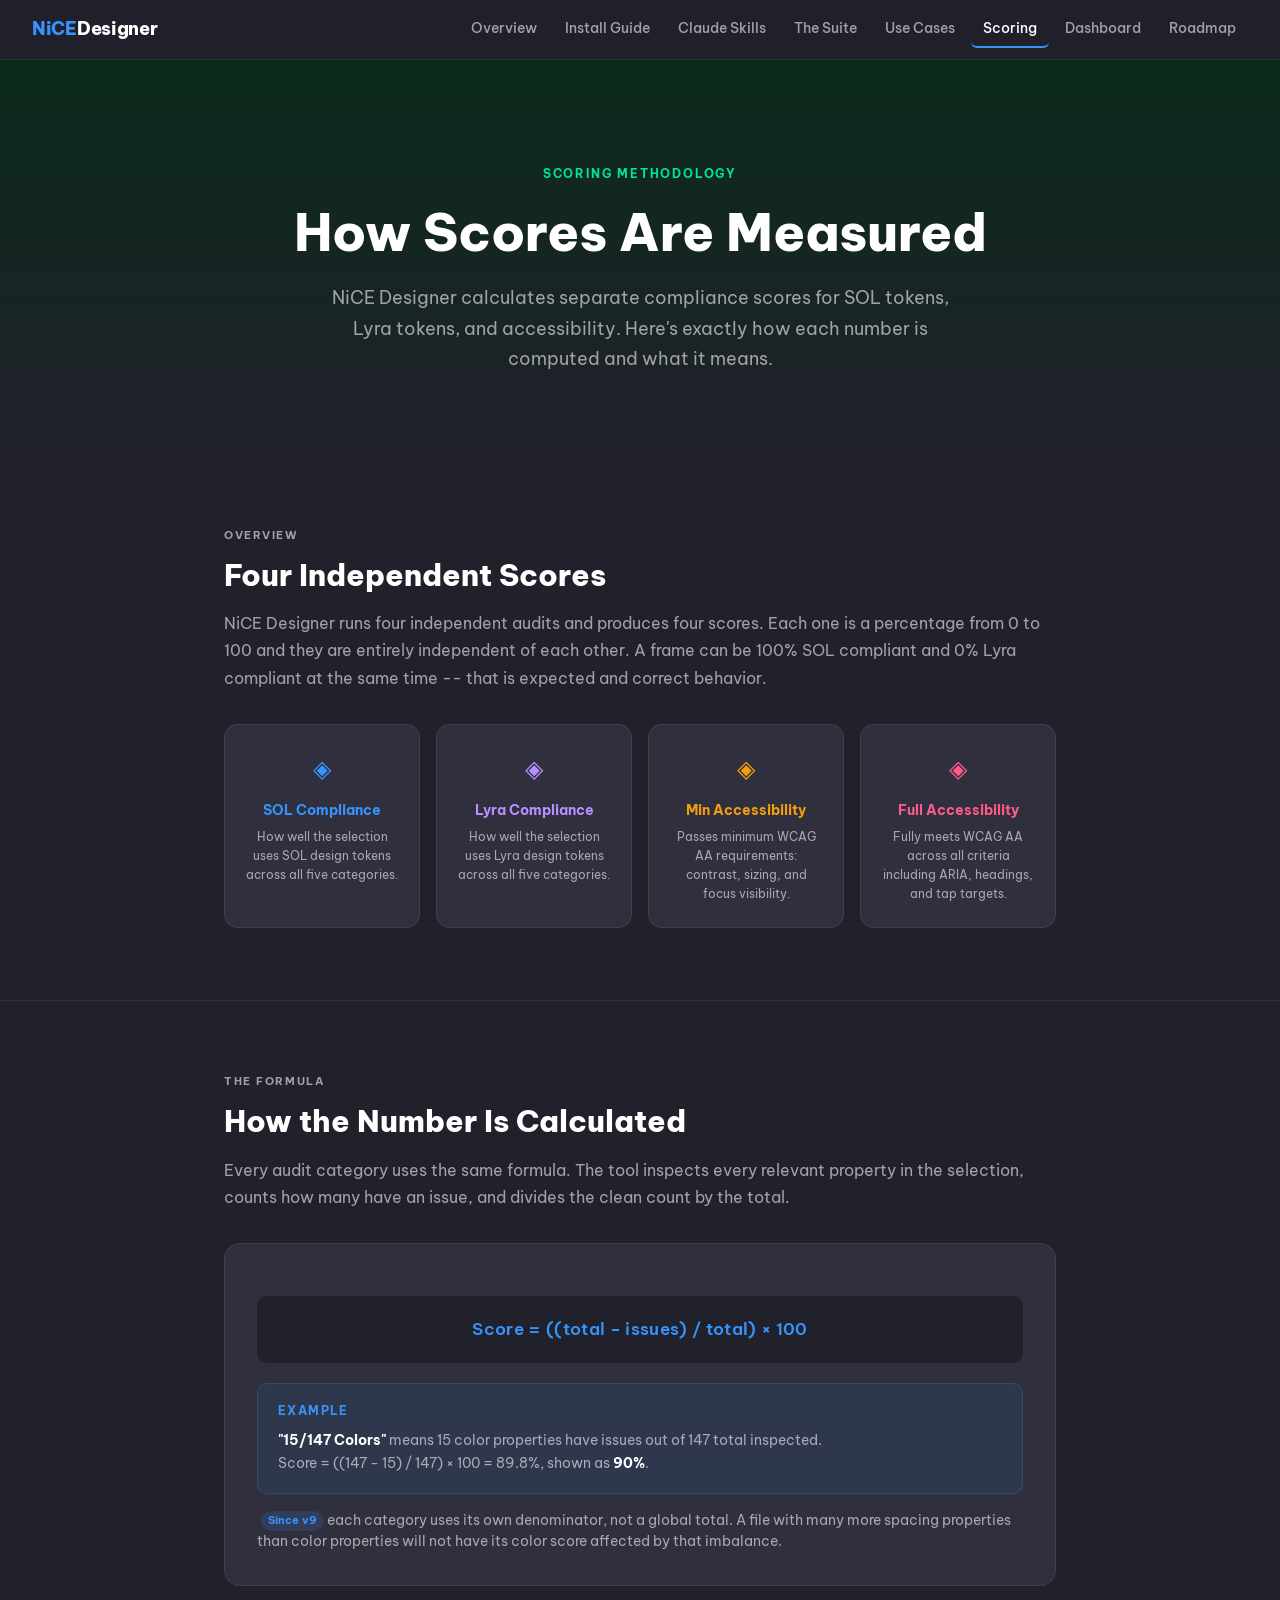
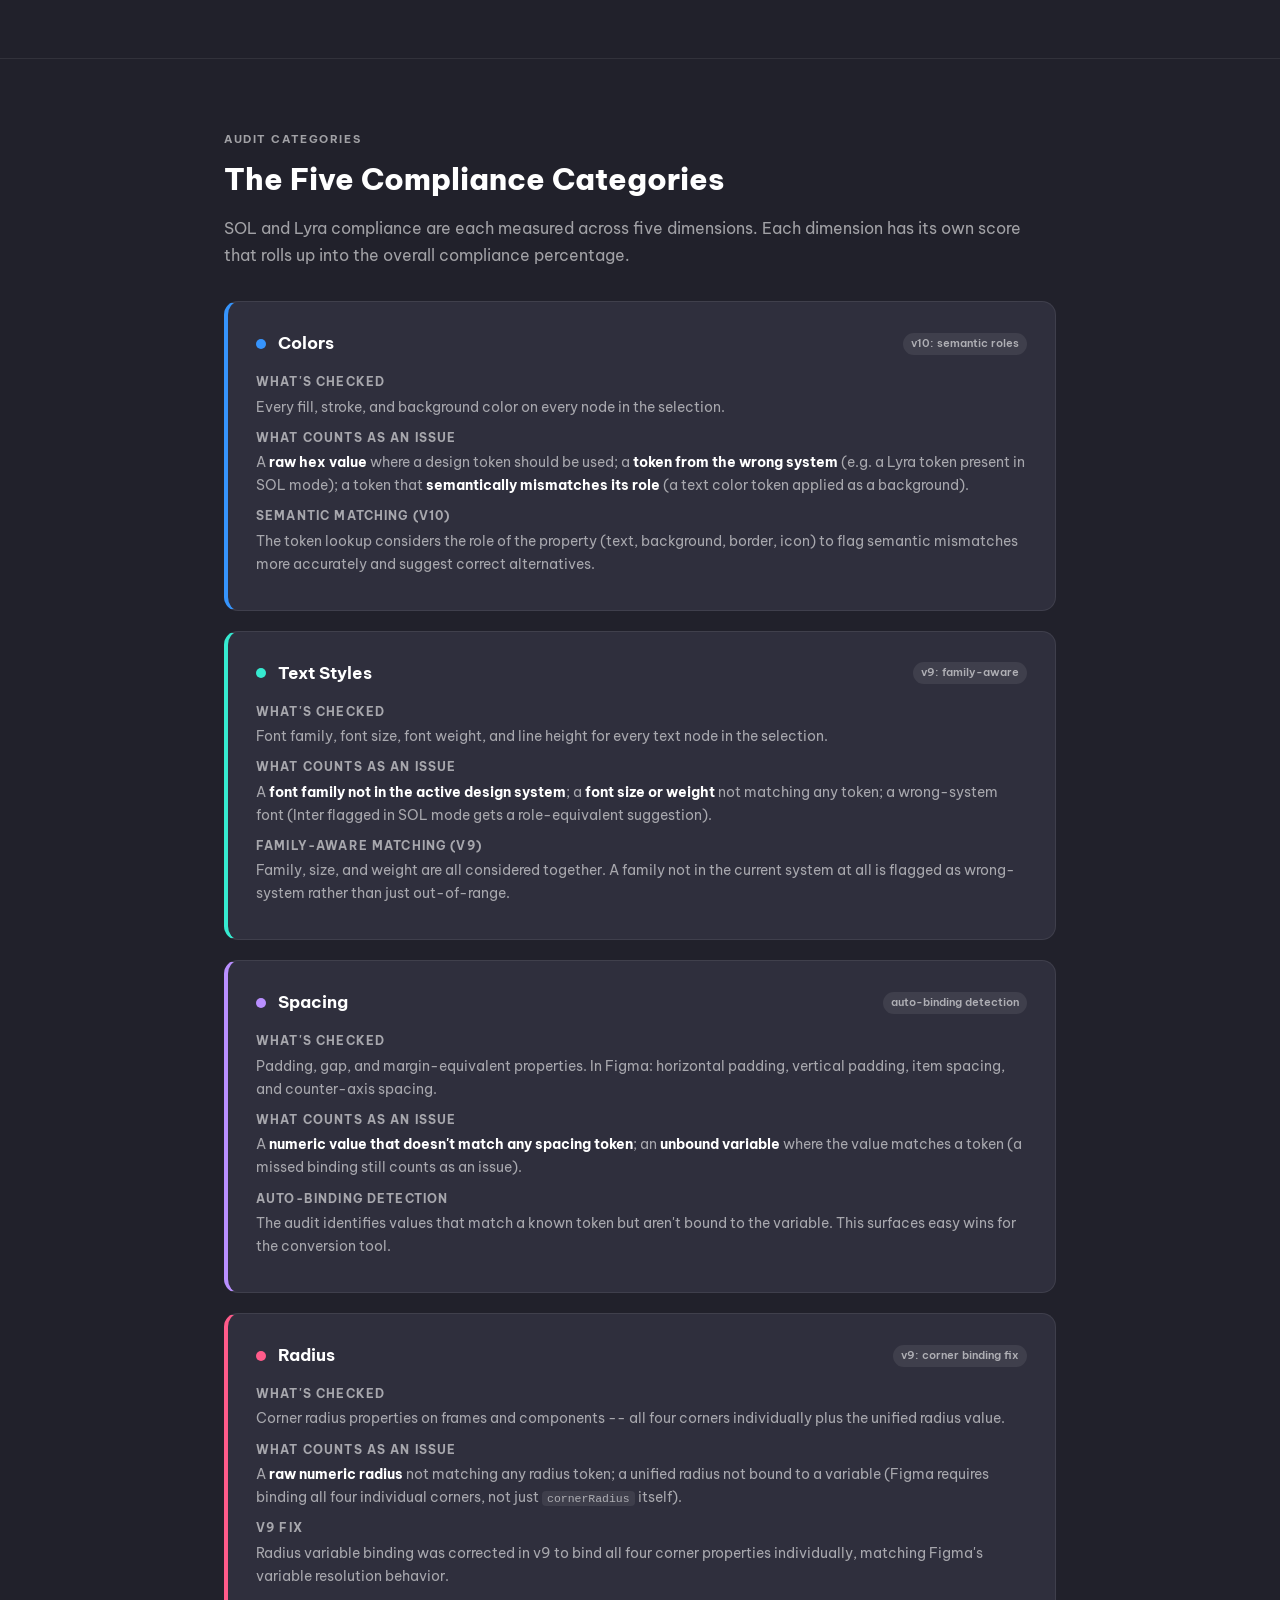
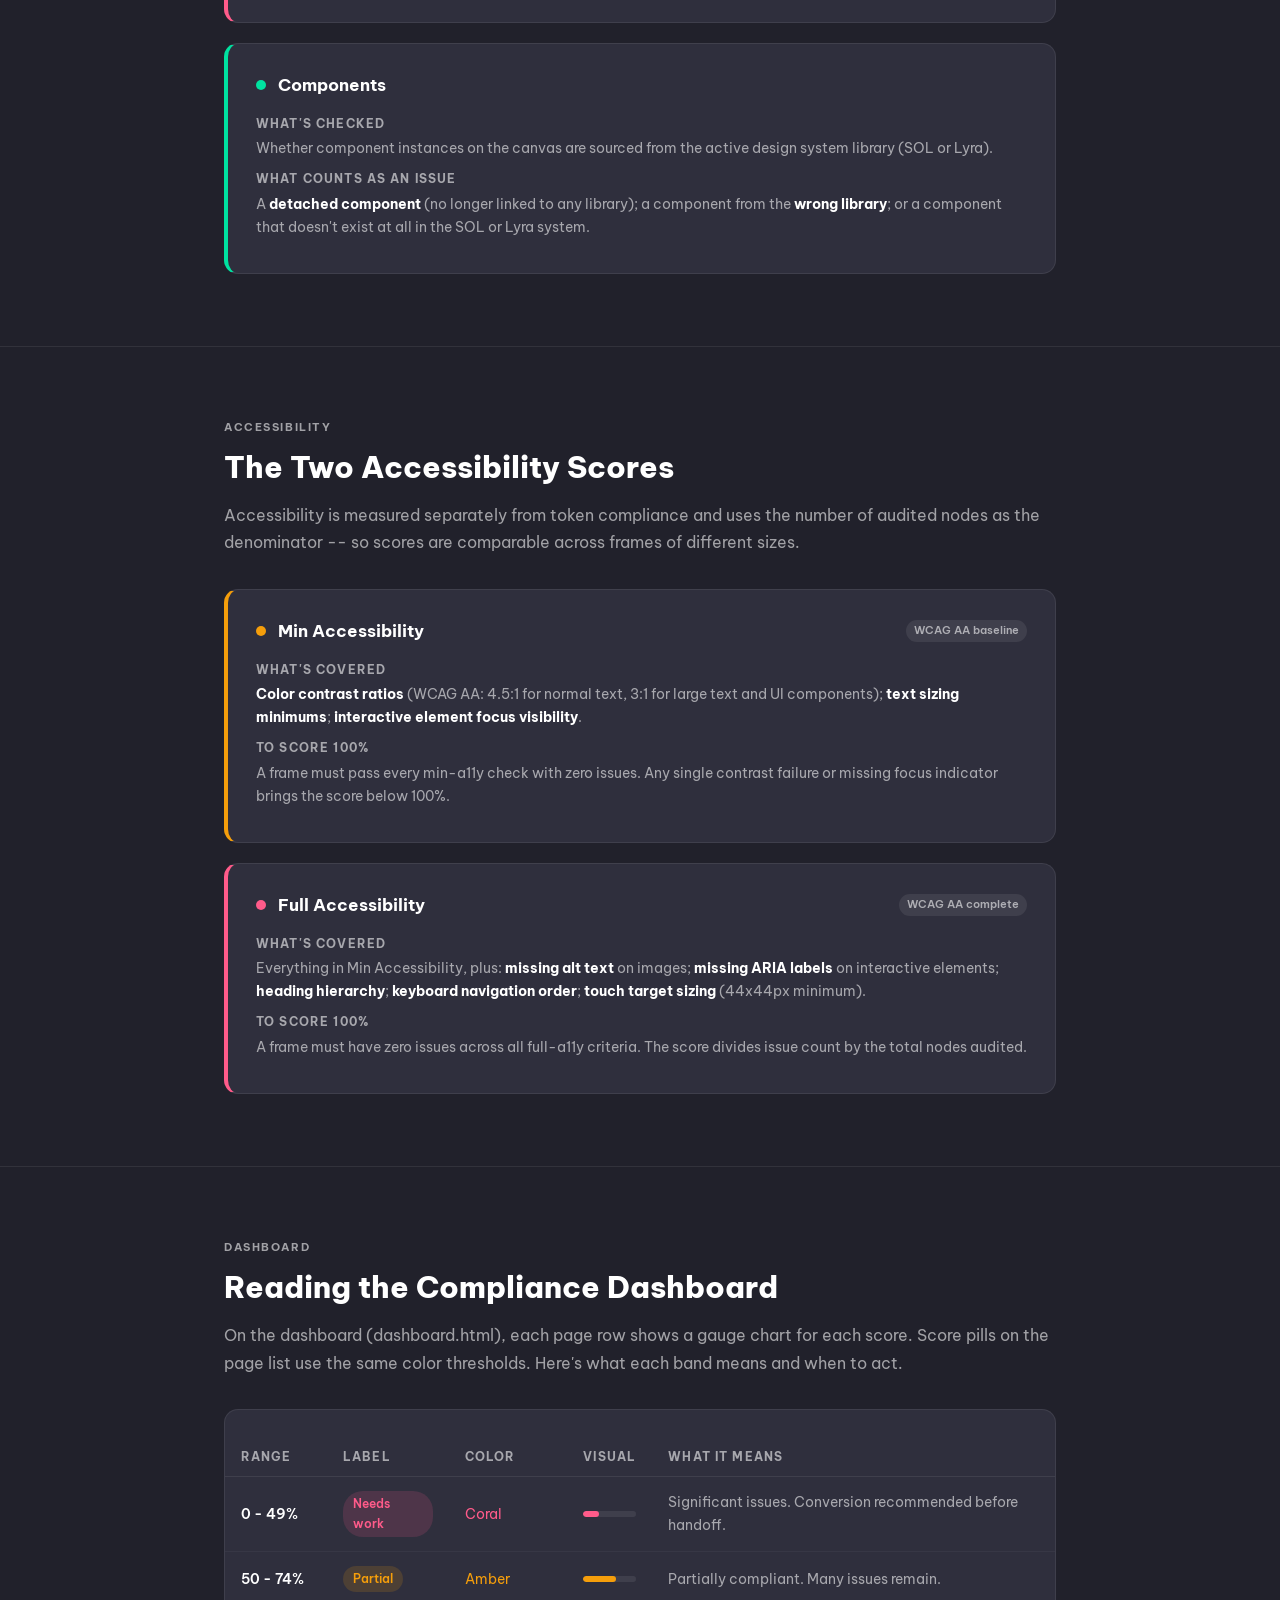
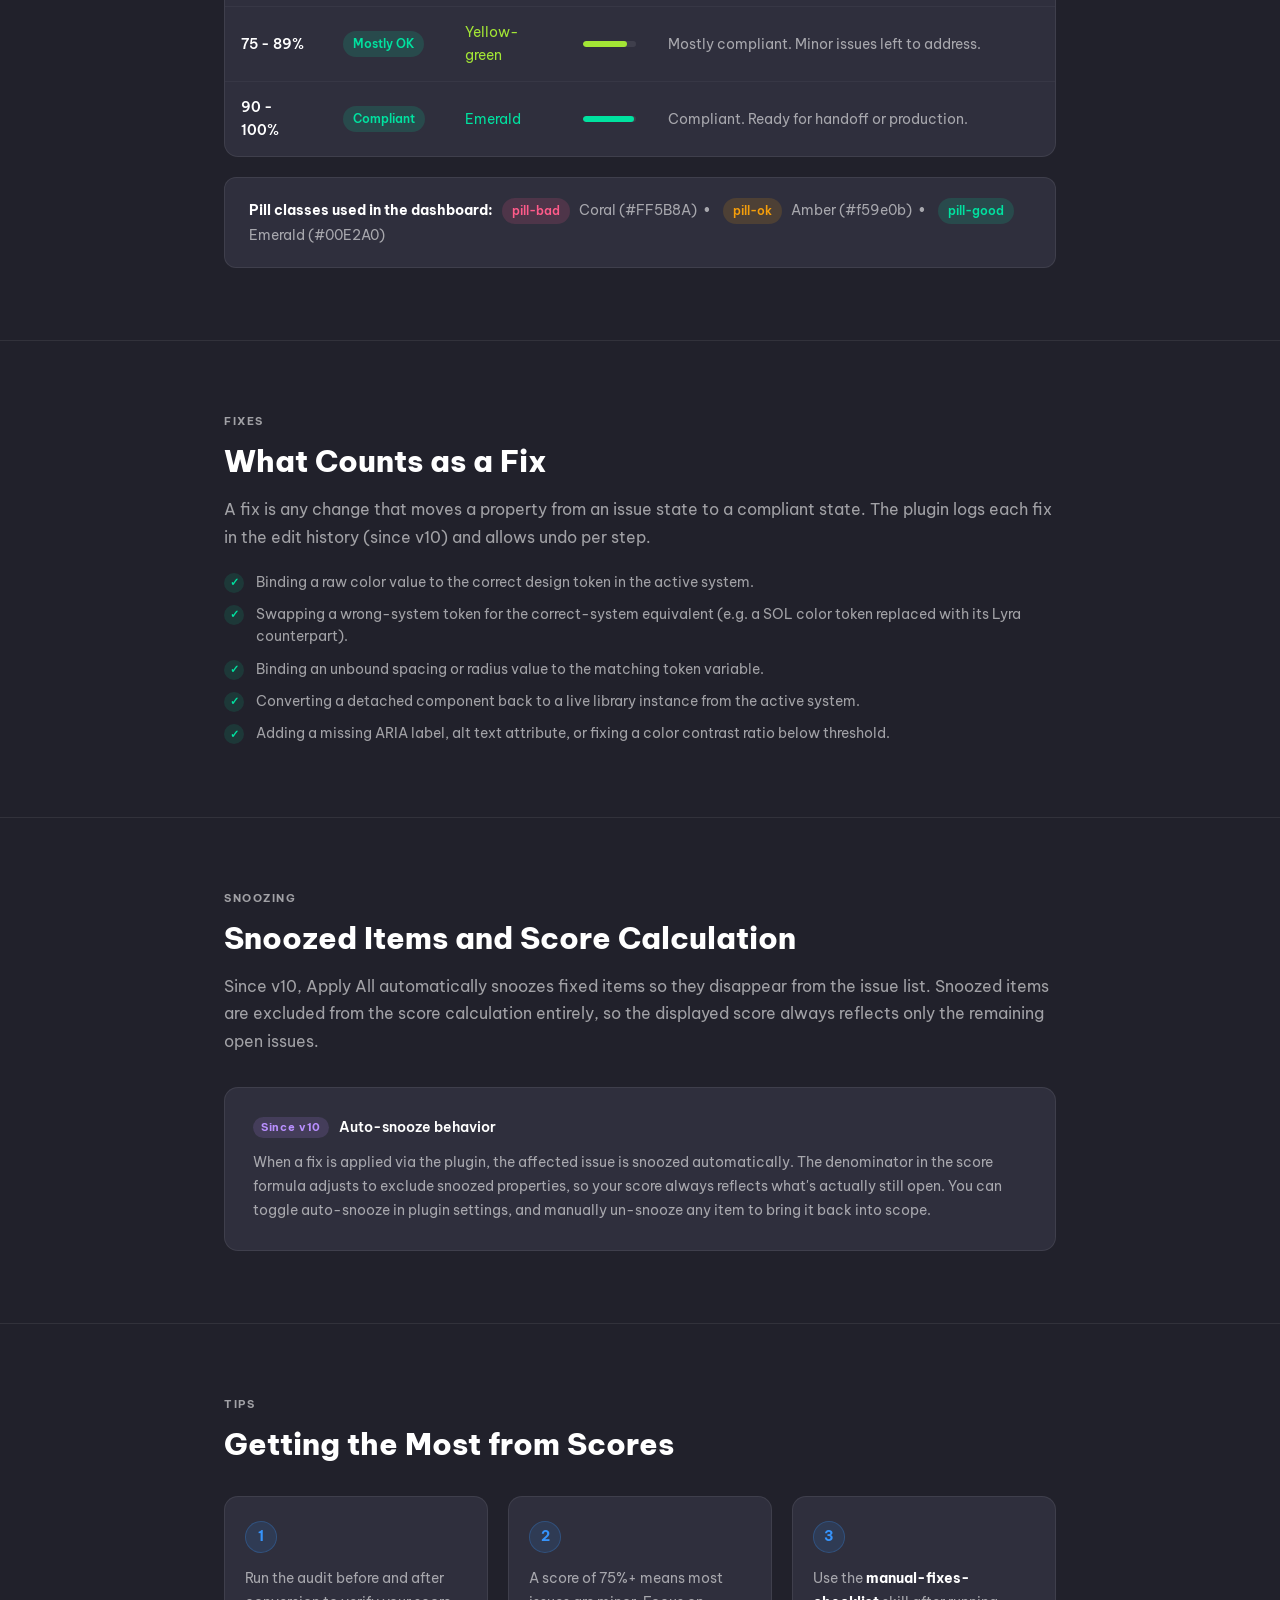
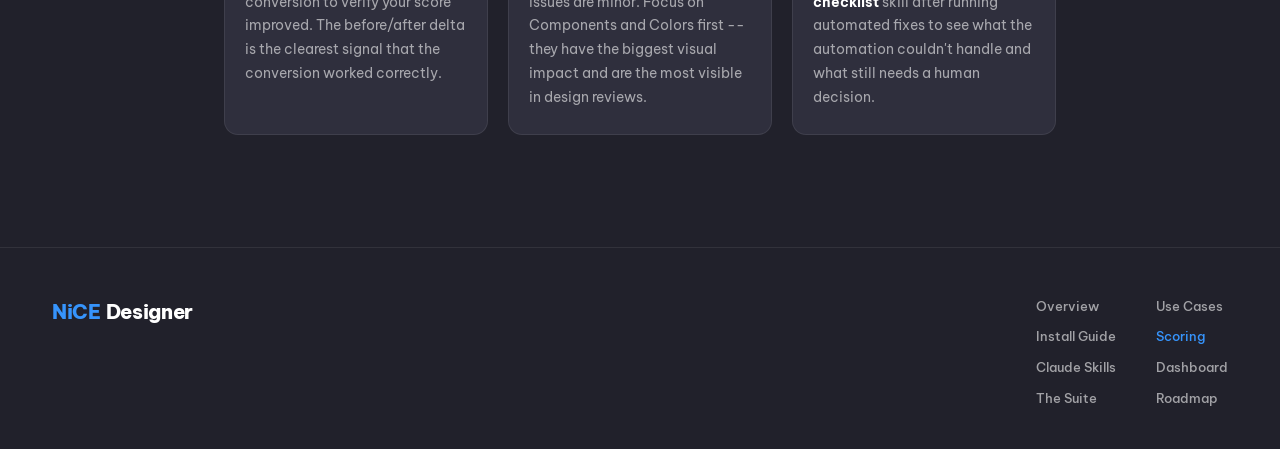
<file: scoring.html>
<!DOCTYPE html>
<html lang="en">
<head>
  <meta charset="UTF-8" />
  <meta name="viewport" content="width=device-width, initial-scale=1.0" />
  <title>How Scores Work - NiCE Designer</title>
  <link rel="preconnect" href="https://fonts.googleapis.com" />
  <link rel="preconnect" href="https://fonts.gstatic.com" crossorigin />
  <link href="https://fonts.googleapis.com/css2?family=Be+Vietnam+Pro:wght@300;400;500;600;700;800;900&display=swap" rel="stylesheet" />
  <link rel="stylesheet" href="theme.css" />
  <link rel="stylesheet" href="nice-effects.css" />
  <script src="nice-effects.js" defer></script>
  <style>
    body { line-height: 1.6; } /* page-specific */

    /* HERO */
    .hero {
      background: linear-gradient(to bottom, #0a2a1a, var(--bg));
      padding: 100px 24px 80px;
      text-align: center;
    }

    .hero-eyebrow {
      display: inline-block;
      font-size: 0.75rem;
      font-weight: 700;
      letter-spacing: 0.15em;
      text-transform: uppercase;
      color: var(--emerald);
      margin-bottom: 20px;
    }

    .hero-title {
      font-size: clamp(2rem, 5vw, 3.25rem);
      font-weight: 800;
      line-height: 1.15;
      margin-bottom: 20px;
      max-width: 700px;
      margin-left: auto;
      margin-right: auto;
    }

    .hero-subtitle {
      font-size: clamp(1rem, 2vw, 1.125rem);
      color: var(--text-secondary);
      max-width: 640px;
      margin: 0 auto;
      font-weight: 400;
      line-height: 1.7;
    }

    /* LAYOUT */
    .container {
      max-width: 880px;
      margin: 0 auto;
      padding: 0 24px;
    }

    .section {
      padding: 72px 0;
    }

    .section + .section {
      border-top: 1px solid var(--border);
    }

    .section-label {
      font-size: 0.7rem;
      font-weight: 700;
      letter-spacing: 0.14em;
      text-transform: uppercase;
      color: var(--text-secondary);
      margin-bottom: 12px;
    }

    .section-title {
      font-size: clamp(1.4rem, 3vw, 1.875rem);
      font-weight: 800;
      margin-bottom: 16px;
      line-height: 1.25;
    }

    .section-body {
      color: var(--text-secondary);
      font-size: 0.975rem;
      line-height: 1.75;
    }

    .section-body + .section-body {
      margin-top: 12px;
    }

    /* OVERVIEW GRID */
    .overview-grid {
      display: grid;
      grid-template-columns: repeat(auto-fit, minmax(180px, 1fr));
      gap: 16px;
      margin-top: 32px;
    }

    .score-card {
      background: var(--card);
      border: 1px solid var(--border);
      border-radius: 14px;
      padding: 24px 20px;
      text-align: center;
      transition: transform 0.2s, box-shadow 0.2s;
    }
    .score-card:hover {
      transform: translateY(-3px);
      box-shadow: 0 12px 32px rgba(0,0,0,0.35);
    }

    .score-card-icon {
      font-size: 1.5rem;
      margin-bottom: 12px;
    }

    .score-card-name {
      font-size: 0.9rem;
      font-weight: 700;
      margin-bottom: 6px;
    }

    .score-card-desc {
      font-size: 0.78rem;
      color: var(--text-secondary);
      line-height: 1.5;
    }

    /* FORMULA BOX */
    .formula-box {
      background: var(--card);
      border: 1px solid var(--border);
      border-radius: 16px;
      padding: 32px;
      margin-top: 32px;
    }

    .formula-equation {
      background: rgba(0,0,0,0.3);
      border-radius: 10px;
      padding: 20px 24px;
      font-family: 'Be Vietnam Pro', monospace;
      font-size: 1.05rem;
      font-weight: 600;
      color: var(--blue);
      text-align: center;
      margin: 20px 0;
      letter-spacing: 0.02em;
    }

    .formula-example {
      background: rgba(54,148,252,0.08);
      border: 1px solid rgba(54,148,252,0.2);
      border-radius: 10px;
      padding: 18px 20px;
      margin-top: 16px;
    }

    .formula-example-label {
      font-size: 0.72rem;
      font-weight: 700;
      letter-spacing: 0.12em;
      text-transform: uppercase;
      color: var(--blue);
      margin-bottom: 8px;
    }

    .formula-example p {
      font-size: 0.9rem;
      color: var(--text-secondary);
      line-height: 1.6;
    }

    .formula-example strong {
      color: var(--text);
    }

    .formula-note {
      margin-top: 16px;
      font-size: 0.85rem;
      color: var(--text-secondary);
      line-height: 1.6;
    }

    /* CATEGORY CARDS */
    .category-list {
      display: flex;
      flex-direction: column;
      gap: 20px;
      margin-top: 32px;
    }

    .category-card {
      background: var(--card);
      border: 1px solid var(--border);
      border-radius: 14px;
      padding: 28px 28px 24px;
      border-left: 4px solid transparent;
      transition: box-shadow 0.2s;
    }
    .category-card:hover {
      box-shadow: 0 8px 24px rgba(0,0,0,0.3);
    }

    .category-card.color-blue   { border-left-color: var(--blue); }
    .category-card.color-teal   { border-left-color: var(--teal); }
    .category-card.color-lyra   { border-left-color: var(--lyra); }
    .category-card.color-coral  { border-left-color: var(--coral); }
    .category-card.color-emerald{ border-left-color: var(--emerald); }
    .category-card.color-amber  { border-left-color: var(--amber); }

    .category-header {
      display: flex;
      align-items: center;
      gap: 12px;
      margin-bottom: 16px;
    }

    .category-dot {
      width: 10px;
      height: 10px;
      border-radius: 50%;
      flex-shrink: 0;
    }

    .category-title {
      font-size: 1.05rem;
      font-weight: 700;
    }

    .category-version {
      font-size: 0.7rem;
      font-weight: 600;
      padding: 2px 8px;
      border-radius: 20px;
      background: rgba(255,255,255,0.08);
      color: var(--text-secondary);
      margin-left: auto;
    }

    .category-row {
      margin-bottom: 10px;
    }

    .category-row-label {
      font-size: 0.72rem;
      font-weight: 700;
      letter-spacing: 0.1em;
      text-transform: uppercase;
      color: var(--text-secondary);
      margin-bottom: 4px;
    }

    .category-row-text {
      font-size: 0.875rem;
      color: var(--text-secondary);
      line-height: 1.65;
    }

    .category-row-text strong {
      color: var(--text);
    }

    /* THRESHOLD TABLE */
    .threshold-table {
      width: 100%;
      border-collapse: collapse;
      margin-top: 28px;
      font-size: 0.9rem;
    }

    .threshold-table th {
      text-align: left;
      padding: 10px 16px;
      font-size: 0.72rem;
      font-weight: 700;
      letter-spacing: 0.1em;
      text-transform: uppercase;
      color: var(--text-secondary);
      border-bottom: 1px solid var(--border);
    }

    .threshold-table td {
      padding: 14px 16px;
      border-bottom: 1px solid rgba(255,255,255,0.04);
      color: var(--text-secondary);
      vertical-align: middle;
    }

    .threshold-table tr:last-child td {
      border-bottom: none;
    }

    .threshold-table td:first-child {
      font-weight: 600;
      color: var(--text);
    }

    .pill {
      display: inline-block;
      padding: 3px 10px;
      border-radius: 20px;
      font-size: 0.78rem;
      font-weight: 600;
    }

    .pill-bad   { background: rgba(255,91,138,0.15); color: var(--coral); }
    .pill-ok    { background: rgba(245,158,11,0.15); color: var(--amber); }
    .pill-good  { background: rgba(0,226,160,0.15);  color: var(--emerald); }
    .pill-great { background: rgba(0,226,160,0.15);  color: var(--emerald); }

    .gauge-row {
      display: flex;
      align-items: center;
      gap: 10px;
    }

    .gauge-bar-wrap {
      flex: 1;
      height: 6px;
      background: rgba(255,255,255,0.08);
      border-radius: 3px;
      overflow: hidden;
    }

    .gauge-bar {
      height: 100%;
      border-radius: 3px;
      transition: width 0.6s ease;
    }

    /* TIPS SECTION */
    .tips-grid {
      display: grid;
      grid-template-columns: repeat(auto-fit, minmax(240px, 1fr));
      gap: 20px;
      margin-top: 32px;
    }

    .tip-card {
      background: var(--card);
      border: 1px solid var(--border);
      border-radius: 14px;
      padding: 24px 20px;
      transition: transform 0.2s;
    }
    .tip-card:hover { transform: translateY(-2px); }

    .tip-number {
      width: 32px;
      height: 32px;
      border-radius: 50%;
      background: rgba(54,148,252,0.12);
      border: 1px solid rgba(54,148,252,0.25);
      color: var(--blue);
      font-size: 0.85rem;
      font-weight: 700;
      display: flex;
      align-items: center;
      justify-content: center;
      margin-bottom: 14px;
    }

    .tip-text {
      font-size: 0.9rem;
      color: var(--text-secondary);
      line-height: 1.65;
    }

    /* WHAT COUNTS AS FIX */
    .fix-list {
      list-style: none;
      margin-top: 20px;
      display: flex;
      flex-direction: column;
      gap: 10px;
    }

    .fix-list li {
      display: flex;
      align-items: flex-start;
      gap: 12px;
      font-size: 0.9rem;
      color: var(--text-secondary);
      line-height: 1.55;
    }

    .fix-icon {
      width: 20px;
      height: 20px;
      border-radius: 50%;
      background: rgba(0,226,160,0.12);
      color: var(--emerald);
      font-size: 0.7rem;
      display: flex;
      align-items: center;
      justify-content: center;
      flex-shrink: 0;
      margin-top: 2px;
      font-weight: 700;
    }

    /* SNOOZE */
    .snooze-box {
      background: var(--card);
      border: 1px solid var(--border);
      border-radius: 14px;
      padding: 28px;
      margin-top: 32px;
    }

    .snooze-header {
      display: flex;
      align-items: center;
      gap: 10px;
      margin-bottom: 12px;
    }

    .snooze-badge {
      font-size: 0.68rem;
      font-weight: 700;
      padding: 2px 8px;
      border-radius: 20px;
      background: rgba(185,143,255,0.15);
      color: var(--lyra);
      letter-spacing: 0.06em;
    }

    /* SCROLL REVEAL */
    .reveal {
      opacity: 0;
      transform: translateY(28px);
      transition: opacity 0.55s ease, transform 0.55s ease;
    }
    .reveal.visible {
      opacity: 1;
      transform: translateY(0);
    }
    .reveal-delay-1 { transition-delay: 0.08s; }
    .reveal-delay-2 { transition-delay: 0.16s; }
    .reveal-delay-3 { transition-delay: 0.24s; }

    /* DIVIDER */
    .content-divider {
      height: 1px;
      background: var(--border);
      margin: 28px 0;
    }

    /* INLINE BADGE */
    .badge {
      display: inline-block;
      font-size: 0.7rem;
      font-weight: 700;
      padding: 1px 7px;
      border-radius: 10px;
      vertical-align: middle;
      margin-left: 4px;
    }
    .badge-blue   { background: rgba(54,148,252,0.15); color: var(--blue); }
    .badge-emerald{ background: rgba(0,226,160,0.15);  color: var(--emerald); }
    .badge-lyra   { background: rgba(185,143,255,0.15);color: var(--lyra); }

    /* RESPONSIVE */
    @media (max-width: 768px) {
      .hero { padding: 72px 20px 56px; }
      .section { padding: 52px 0; }
      .formula-box { padding: 20px; }
      .category-card { padding: 22px 18px 18px; }
      .threshold-table { font-size: 0.82rem; }
      .threshold-table th, .threshold-table td { padding: 10px 10px; }
    }
  </style>
</head>
<body>

  <!-- NAV -->
  <nav class="site-nav" id="site-nav">
    <a href="./index.html" class="nav-logo">
      <span class="logo-nice">NiCE</span><span class="logo-designer"> Designer</span>
    </a>
    <div class="nav-links">
      <a href="./index.html" class="nav-link">Overview</a>
      <a href="./install-guide.html" class="nav-link">Install Guide</a>
      <a href="./claude-skills.html" class="nav-link">Claude Skills</a>
      <a href="./the-suite.html" class="nav-link">The Suite</a>
      <a href="./use-cases.html" class="nav-link">Use Cases</a>
      <a href="./scoring.html" class="nav-link active">Scoring</a>
      <a href="./dashboard.html" class="nav-link">Dashboard</a>
      <a href="./roadmap.html" class="nav-link">Roadmap</a>
    </div>
    <button class="nav-toggle" aria-label="Menu" id="nav-toggle">&#9776;</button>
  </nav>

  <!-- HERO -->
  <section class="hero">
    <div class="hero-eyebrow reveal">SCORING METHODOLOGY</div>
    <h1 class="hero-title reveal reveal-delay-1">How Scores Are Measured</h1>
    <p class="hero-subtitle reveal reveal-delay-2">NiCE Designer calculates separate compliance scores for SOL tokens, Lyra tokens, and accessibility. Here's exactly how each number is computed and what it means.</p>
  </section>

  <!-- OVERVIEW -->
  <section class="section">
    <div class="container">
      <div class="reveal">
        <p class="section-label">Overview</p>
        <h2 class="section-title">Four Independent Scores</h2>
        <p class="section-body">NiCE Designer runs four independent audits and produces four scores. Each one is a percentage from 0 to 100 and they are entirely independent of each other. A frame can be 100% SOL compliant and 0% Lyra compliant at the same time -- that is expected and correct behavior.</p>
      </div>

      <div class="overview-grid">
        <div class="score-card reveal reveal-delay-1">
          <div class="score-card-icon" style="color:var(--blue)">◈</div>
          <div class="score-card-name" style="color:var(--blue)">SOL Compliance</div>
          <div class="score-card-desc">How well the selection uses SOL design tokens across all five categories.</div>
        </div>
        <div class="score-card reveal reveal-delay-2">
          <div class="score-card-icon" style="color:var(--lyra)">◈</div>
          <div class="score-card-name" style="color:var(--lyra)">Lyra Compliance</div>
          <div class="score-card-desc">How well the selection uses Lyra design tokens across all five categories.</div>
        </div>
        <div class="score-card reveal reveal-delay-1">
          <div class="score-card-icon" style="color:var(--amber)">◈</div>
          <div class="score-card-name" style="color:var(--amber)">Min Accessibility</div>
          <div class="score-card-desc">Passes minimum WCAG AA requirements: contrast, sizing, and focus visibility.</div>
        </div>
        <div class="score-card reveal reveal-delay-2">
          <div class="score-card-icon" style="color:var(--coral)">◈</div>
          <div class="score-card-name" style="color:var(--coral)">Full Accessibility</div>
          <div class="score-card-desc">Fully meets WCAG AA across all criteria including ARIA, headings, and tap targets.</div>
        </div>
      </div>
    </div>
  </section>

  <!-- FORMULA -->
  <section class="section">
    <div class="container">
      <div class="reveal">
        <p class="section-label">The Formula</p>
        <h2 class="section-title">How the Number Is Calculated</h2>
        <p class="section-body">Every audit category uses the same formula. The tool inspects every relevant property in the selection, counts how many have an issue, and divides the clean count by the total.</p>
      </div>

      <div class="formula-box reveal reveal-delay-1">
        <div class="formula-equation">
          Score = ((total &minus; issues) / total) &times; 100
        </div>
        <div class="formula-example">
          <div class="formula-example-label">Example</div>
          <p><strong>"15/147 Colors"</strong> means 15 color properties have issues out of 147 total inspected.<br />
          Score = ((147 &minus; 15) / 147) &times; 100 = 89.8%, shown as <strong>90%</strong>.</p>
        </div>
        <p class="formula-note">
          <span class="badge badge-blue">Since v9</span> each category uses its own denominator, not a global total. A file with many more spacing properties than color properties will not have its color score affected by that imbalance.
        </p>
      </div>
    </div>
  </section>

  <!-- FIVE CATEGORIES -->
  <section class="section">
    <div class="container">
      <div class="reveal">
        <p class="section-label">Audit Categories</p>
        <h2 class="section-title">The Five Compliance Categories</h2>
        <p class="section-body">SOL and Lyra compliance are each measured across five dimensions. Each dimension has its own score that rolls up into the overall compliance percentage.</p>
      </div>

      <div class="category-list">

        <!-- COLORS -->
        <div class="category-card color-blue reveal">
          <div class="category-header">
            <div class="category-dot" style="background:var(--blue)"></div>
            <div class="category-title">Colors</div>
            <span class="category-version">v10: semantic roles</span>
          </div>
          <div class="category-row">
            <div class="category-row-label">What's checked</div>
            <div class="category-row-text">Every fill, stroke, and background color on every node in the selection.</div>
          </div>
          <div class="category-row">
            <div class="category-row-label">What counts as an issue</div>
            <div class="category-row-text">
              A <strong>raw hex value</strong> where a design token should be used; a <strong>token from the wrong system</strong> (e.g. a Lyra token present in SOL mode); a token that <strong>semantically mismatches its role</strong> (a text color token applied as a background).
            </div>
          </div>
          <div class="category-row">
            <div class="category-row-label">Semantic matching (v10)</div>
            <div class="category-row-text">The token lookup considers the role of the property (text, background, border, icon) to flag semantic mismatches more accurately and suggest correct alternatives.</div>
          </div>
        </div>

        <!-- TEXT STYLES -->
        <div class="category-card color-teal reveal">
          <div class="category-header">
            <div class="category-dot" style="background:var(--teal)"></div>
            <div class="category-title">Text Styles</div>
            <span class="category-version">v9: family-aware</span>
          </div>
          <div class="category-row">
            <div class="category-row-label">What's checked</div>
            <div class="category-row-text">Font family, font size, font weight, and line height for every text node in the selection.</div>
          </div>
          <div class="category-row">
            <div class="category-row-label">What counts as an issue</div>
            <div class="category-row-text">
              A <strong>font family not in the active design system</strong>; a <strong>font size or weight</strong> not matching any token; a wrong-system font (Inter flagged in SOL mode gets a role-equivalent suggestion).
            </div>
          </div>
          <div class="category-row">
            <div class="category-row-label">Family-aware matching (v9)</div>
            <div class="category-row-text">Family, size, and weight are all considered together. A family not in the current system at all is flagged as wrong-system rather than just out-of-range.</div>
          </div>
        </div>

        <!-- SPACING -->
        <div class="category-card color-lyra reveal">
          <div class="category-header">
            <div class="category-dot" style="background:var(--lyra)"></div>
            <div class="category-title">Spacing</div>
            <span class="category-version">auto-binding detection</span>
          </div>
          <div class="category-row">
            <div class="category-row-label">What's checked</div>
            <div class="category-row-text">Padding, gap, and margin-equivalent properties. In Figma: horizontal padding, vertical padding, item spacing, and counter-axis spacing.</div>
          </div>
          <div class="category-row">
            <div class="category-row-label">What counts as an issue</div>
            <div class="category-row-text">
              A <strong>numeric value that doesn't match any spacing token</strong>; an <strong>unbound variable</strong> where the value matches a token (a missed binding still counts as an issue).
            </div>
          </div>
          <div class="category-row">
            <div class="category-row-label">Auto-binding detection</div>
            <div class="category-row-text">The audit identifies values that match a known token but aren't bound to the variable. This surfaces easy wins for the conversion tool.</div>
          </div>
        </div>

        <!-- RADIUS -->
        <div class="category-card color-coral reveal">
          <div class="category-header">
            <div class="category-dot" style="background:var(--coral)"></div>
            <div class="category-title">Radius</div>
            <span class="category-version">v9: corner binding fix</span>
          </div>
          <div class="category-row">
            <div class="category-row-label">What's checked</div>
            <div class="category-row-text">Corner radius properties on frames and components -- all four corners individually plus the unified radius value.</div>
          </div>
          <div class="category-row">
            <div class="category-row-label">What counts as an issue</div>
            <div class="category-row-text">
              A <strong>raw numeric radius</strong> not matching any radius token; a unified radius not bound to a variable (Figma requires binding all four individual corners, not just <code style="font-size:0.82em;background:rgba(255,255,255,0.07);padding:1px 5px;border-radius:4px;">cornerRadius</code> itself).
            </div>
          </div>
          <div class="category-row">
            <div class="category-row-label">v9 fix</div>
            <div class="category-row-text">Radius variable binding was corrected in v9 to bind all four corner properties individually, matching Figma's variable resolution behavior.</div>
          </div>
        </div>

        <!-- COMPONENTS -->
        <div class="category-card color-emerald reveal">
          <div class="category-header">
            <div class="category-dot" style="background:var(--emerald)"></div>
            <div class="category-title">Components</div>
          </div>
          <div class="category-row">
            <div class="category-row-label">What's checked</div>
            <div class="category-row-text">Whether component instances on the canvas are sourced from the active design system library (SOL or Lyra).</div>
          </div>
          <div class="category-row">
            <div class="category-row-label">What counts as an issue</div>
            <div class="category-row-text">
              A <strong>detached component</strong> (no longer linked to any library); a component from the <strong>wrong library</strong>; or a component that doesn't exist at all in the SOL or Lyra system.
            </div>
          </div>
        </div>

      </div>
    </div>
  </section>

  <!-- ACCESSIBILITY SCORES -->
  <section class="section">
    <div class="container">
      <div class="reveal">
        <p class="section-label">Accessibility</p>
        <h2 class="section-title">The Two Accessibility Scores</h2>
        <p class="section-body">Accessibility is measured separately from token compliance and uses the number of audited nodes as the denominator -- so scores are comparable across frames of different sizes.</p>
      </div>

      <div class="category-list" style="margin-top:32px">

        <div class="category-card color-amber reveal">
          <div class="category-header">
            <div class="category-dot" style="background:var(--amber)"></div>
            <div class="category-title">Min Accessibility</div>
            <span class="category-version">WCAG AA baseline</span>
          </div>
          <div class="category-row">
            <div class="category-row-label">What's covered</div>
            <div class="category-row-text">
              <strong>Color contrast ratios</strong> (WCAG AA: 4.5:1 for normal text, 3:1 for large text and UI components); <strong>text sizing minimums</strong>; <strong>interactive element focus visibility</strong>.
            </div>
          </div>
          <div class="category-row">
            <div class="category-row-label">To score 100%</div>
            <div class="category-row-text">A frame must pass every min-a11y check with zero issues. Any single contrast failure or missing focus indicator brings the score below 100%.</div>
          </div>
        </div>

        <div class="category-card color-coral reveal">
          <div class="category-header">
            <div class="category-dot" style="background:var(--coral)"></div>
            <div class="category-title">Full Accessibility</div>
            <span class="category-version">WCAG AA complete</span>
          </div>
          <div class="category-row">
            <div class="category-row-label">What's covered</div>
            <div class="category-row-text">
              Everything in Min Accessibility, plus: <strong>missing alt text</strong> on images; <strong>missing ARIA labels</strong> on interactive elements; <strong>heading hierarchy</strong>; <strong>keyboard navigation order</strong>; <strong>touch target sizing</strong> (44x44px minimum).
            </div>
          </div>
          <div class="category-row">
            <div class="category-row-label">To score 100%</div>
            <div class="category-row-text">A frame must have zero issues across all full-a11y criteria. The score divides issue count by the total nodes audited.</div>
          </div>
        </div>

      </div>
    </div>
  </section>

  <!-- DASHBOARD THRESHOLDS -->
  <section class="section">
    <div class="container">
      <div class="reveal">
        <p class="section-label">Dashboard</p>
        <h2 class="section-title">Reading the Compliance Dashboard</h2>
        <p class="section-body">On the dashboard (dashboard.html), each page row shows a gauge chart for each score. Score pills on the page list use the same color thresholds. Here's what each band means and when to act.</p>
      </div>

      <div class="reveal reveal-delay-1" style="margin-top:32px;background:var(--card);border:1px solid var(--border);border-radius:14px;overflow:hidden;">
        <table class="threshold-table">
          <thead>
            <tr>
              <th>Range</th>
              <th>Label</th>
              <th>Color</th>
              <th>Visual</th>
              <th>What it means</th>
            </tr>
          </thead>
          <tbody>
            <tr>
              <td>0 - 49%</td>
              <td><span class="pill pill-bad">Needs work</span></td>
              <td style="color:var(--coral)">Coral</td>
              <td>
                <div class="gauge-row">
                  <div class="gauge-bar-wrap"><div class="gauge-bar" style="width:30%;background:var(--coral)"></div></div>
                </div>
              </td>
              <td>Significant issues. Conversion recommended before handoff.</td>
            </tr>
            <tr>
              <td>50 - 74%</td>
              <td><span class="pill pill-ok">Partial</span></td>
              <td style="color:var(--amber)">Amber</td>
              <td>
                <div class="gauge-row">
                  <div class="gauge-bar-wrap"><div class="gauge-bar" style="width:62%;background:var(--amber)"></div></div>
                </div>
              </td>
              <td>Partially compliant. Many issues remain.</td>
            </tr>
            <tr>
              <td>75 - 89%</td>
              <td><span class="pill pill-good">Mostly OK</span></td>
              <td style="color:#a3e635">Yellow-green</td>
              <td>
                <div class="gauge-row">
                  <div class="gauge-bar-wrap"><div class="gauge-bar" style="width:82%;background:#a3e635"></div></div>
                </div>
              </td>
              <td>Mostly compliant. Minor issues left to address.</td>
            </tr>
            <tr>
              <td>90 - 100%</td>
              <td><span class="pill pill-good">Compliant</span></td>
              <td style="color:var(--emerald)">Emerald</td>
              <td>
                <div class="gauge-row">
                  <div class="gauge-bar-wrap"><div class="gauge-bar" style="width:95%;background:var(--emerald)"></div></div>
                </div>
              </td>
              <td>Compliant. Ready for handoff or production.</td>
            </tr>
          </tbody>
        </table>
      </div>

      <div class="reveal reveal-delay-2" style="margin-top:20px;background:var(--card);border:1px solid var(--border);border-radius:12px;padding:20px 24px;">
        <p style="font-size:0.875rem;color:var(--text-secondary);line-height:1.6;">
          <strong style="color:var(--text)">Pill classes used in the dashboard:</strong>
          <span class="pill pill-bad" style="margin:0 6px">pill-bad</span> Coral (#FF5B8A) &nbsp;&bull;&nbsp;
          <span class="pill pill-ok" style="margin:0 6px">pill-ok</span> Amber (#f59e0b) &nbsp;&bull;&nbsp;
          <span class="pill pill-good" style="margin:0 6px">pill-good</span> Emerald (#00E2A0)
        </p>
      </div>
    </div>
  </section>

  <!-- WHAT COUNTS AS A FIX -->
  <section class="section">
    <div class="container">
      <div class="reveal">
        <p class="section-label">Fixes</p>
        <h2 class="section-title">What Counts as a Fix</h2>
        <p class="section-body">A fix is any change that moves a property from an issue state to a compliant state. The plugin logs each fix in the edit history (since v10) and allows undo per step.</p>
      </div>

      <ul class="fix-list reveal reveal-delay-1">
        <li>
          <div class="fix-icon">&#10003;</div>
          <span>Binding a raw color value to the correct design token in the active system.</span>
        </li>
        <li>
          <div class="fix-icon">&#10003;</div>
          <span>Swapping a wrong-system token for the correct-system equivalent (e.g. a SOL color token replaced with its Lyra counterpart).</span>
        </li>
        <li>
          <div class="fix-icon">&#10003;</div>
          <span>Binding an unbound spacing or radius value to the matching token variable.</span>
        </li>
        <li>
          <div class="fix-icon">&#10003;</div>
          <span>Converting a detached component back to a live library instance from the active system.</span>
        </li>
        <li>
          <div class="fix-icon">&#10003;</div>
          <span>Adding a missing ARIA label, alt text attribute, or fixing a color contrast ratio below threshold.</span>
        </li>
      </ul>
    </div>
  </section>

  <!-- SNOOZED ITEMS -->
  <section class="section">
    <div class="container">
      <div class="reveal">
        <p class="section-label">Snoozing</p>
        <h2 class="section-title">Snoozed Items and Score Calculation</h2>
        <p class="section-body">Since v10, Apply All automatically snoozes fixed items so they disappear from the issue list. Snoozed items are excluded from the score calculation entirely, so the displayed score always reflects only the remaining open issues.</p>
      </div>

      <div class="snooze-box reveal reveal-delay-1">
        <div class="snooze-header">
          <span class="snooze-badge">Since v10</span>
          <span style="font-size:0.9rem;font-weight:600;">Auto-snooze behavior</span>
        </div>
        <p style="font-size:0.875rem;color:var(--text-secondary);line-height:1.7;">
          When a fix is applied via the plugin, the affected issue is snoozed automatically. The denominator in the score formula adjusts to exclude snoozed properties, so your score always reflects what's actually still open. You can toggle auto-snooze in plugin settings, and manually un-snooze any item to bring it back into scope.
        </p>
      </div>
    </div>
  </section>

  <!-- TIPS -->
  <section class="section">
    <div class="container">
      <div class="reveal">
        <p class="section-label">Tips</p>
        <h2 class="section-title">Getting the Most from Scores</h2>
      </div>

      <div class="tips-grid">
        <div class="tip-card reveal reveal-delay-1">
          <div class="tip-number">1</div>
          <p class="tip-text">Run the audit before and after conversion to verify your score improved. The before/after delta is the clearest signal that the conversion worked correctly.</p>
        </div>
        <div class="tip-card reveal reveal-delay-2">
          <div class="tip-number">2</div>
          <p class="tip-text">A score of 75%+ means most issues are minor. Focus on Components and Colors first -- they have the biggest visual impact and are the most visible in design reviews.</p>
        </div>
        <div class="tip-card reveal reveal-delay-3">
          <div class="tip-number">3</div>
          <p class="tip-text">Use the <strong style="color:var(--text)">manual-fixes-checklist</strong> skill after running automated fixes to see what the automation couldn't handle and what still needs a human decision.</p>
        </div>
      </div>
    </div>
  </section>

  <!-- FOOTER -->
  <!-- FOOTER -->
  <footer class="site-footer">
    <div class="footer-top">
      <div class="footer-brand">
        <div class="footer-logo"><span class="logo-nice">NiCE</span><span class="logo-designer"> Designer</span></div>
      </div>
      <nav class="footer-nav">
        <div class="footer-nav-col">
          <a href="./index.html">Overview</a>
          <a href="./install-guide.html">Install Guide</a>
          <a href="./claude-skills.html">Claude Skills</a>
          <a href="./the-suite.html">The Suite</a>
        </div>
        <div class="footer-nav-col">
          <a href="./use-cases.html">Use Cases</a>
          <a href="./scoring.html" class="active">Scoring</a>
          <a href="./dashboard.html">Dashboard</a>
          <a href="./roadmap.html">Roadmap</a>
        </div>
      </nav>
    </div>
  </footer>

  <script>
    // Mobile nav toggle
    var navToggle = document.getElementById('nav-toggle');
    var siteNav = document.getElementById('site-nav');
    navToggle.addEventListener('click', function() {
      siteNav.classList.toggle('open');
    });

    // Close nav on link click (mobile)
    document.querySelectorAll('.nav-link').forEach(function(link) {
      link.addEventListener('click', function() {
        siteNav.classList.remove('open');
      });
    });

    // Scroll reveal
    const reveals = document.querySelectorAll('.reveal');
    const observer = new IntersectionObserver(function(entries) {
      entries.forEach(function(entry) {
        if (entry.isIntersecting) {
          entry.target.classList.add('visible');
          observer.unobserve(entry.target);
        }
      });
    }, { threshold: 0.12, rootMargin: '0px 0px -40px 0px' });

    reveals.forEach(function(el) {
      observer.observe(el);
    });

    // Animate gauge bars on scroll
    const gaugeBars = document.querySelectorAll('.gauge-bar');
    const gaugeObserver = new IntersectionObserver(function(entries) {
      entries.forEach(function(entry) {
        if (entry.isIntersecting) {
          var bar = entry.target;
          var target = bar.style.width;
          bar.style.width = '0%';
          setTimeout(function() {
            bar.style.width = target;
          }, 100);
          gaugeObserver.unobserve(bar);
        }
      });
    }, { threshold: 0.5 });

    gaugeBars.forEach(function(bar) {
      gaugeObserver.observe(bar);
    });
  </script>


  <!-- NICE POLISH EFFECTS -->
  <style>
    /* Positional hover: tilt + spotlight on interactive cards */
    .tilt-ready {
      position: relative;
      overflow: hidden;
      transform-style: preserve-3d;
      will-change: transform;
      transition: transform 0.4s cubic-bezier(0.23,1,0.32,1), box-shadow 0.4s ease;
    }
    .tilt-ready::after {
      content: '';
      position: absolute;
      inset: 0;
      border-radius: inherit;
      background: radial-gradient(220px circle at var(--mx, 50%) var(--my, 50%),
        rgba(255,255,255,0.09) 0%, transparent 70%);
      pointer-events: none;
      opacity: 0;
      transition: opacity 0.35s ease;
      z-index: 1;
    }
    .tilt-ready:hover::after { opacity: 1; }

    /* Magnetic buttons */
    .nav-cta, .btn-primary, .cta-btn, .roadmap-link {
      transition: transform 0.15s ease, background 0.25s ease, box-shadow 0.25s ease !important;
    }

    /* Cursor ambient glow */
    #nice-cursor-glow {
      position: fixed;
      pointer-events: none;
      width: 480px;
      height: 480px;
      border-radius: 50%;
      background: radial-gradient(circle,
        rgba(54,148,252,0.055) 0%,
        rgba(97,0,255,0.025) 40%,
        transparent 70%);
      transform: translate(-50%, -50%);
      z-index: 0;
      transition: left 0.08s linear, top 0.08s linear, opacity 0.5s ease;
      opacity: 0;
      mix-blend-mode: screen;
    }

    /* Improved reveal: slide up instead of just fade */
    .reveal {
      opacity: 0;
      transform: translateY(22px);
      transition: opacity 0.55s cubic-bezier(0.23,1,0.32,1),
                  transform 0.55s cubic-bezier(0.23,1,0.32,1);
    }
    .reveal.visible {
      opacity: 1;
      transform: translateY(0);
    }
  </style>

  <script>
  (function() {
    // Cursor ambient glow
    var glow = document.createElement('div');
    glow.id = 'nice-cursor-glow';
    document.body.appendChild(glow);
    var glowX = window.innerWidth / 2, glowY = window.innerHeight / 2;
    document.addEventListener('mousemove', function(e) {
      glowX = e.clientX; glowY = e.clientY;
      glow.style.left = glowX + 'px';
      glow.style.top = glowY + 'px';
      glow.style.opacity = '1';
    });
    document.addEventListener('mouseleave', function() { glow.style.opacity = '0'; });

    // Apply tilt + spotlight to cards
    var SELECTORS = [
      '.tool-card', '.skill-card', '.phase-block', '.case-card',
      '.pillar', '.step-card', '.score-card', '.sp-card',
      '.sp-callout-card', '.stat-card', '.doc-card', '.dl-card',
      '.faq-item', '.checklist-item', '.tool-mini', '.gate-card',
      '.score-band', '.audit-cat', '.workflow-card', '.case-scenario'
    ].join(', ');

    document.querySelectorAll(SELECTORS).forEach(function(card) {
      card.classList.add('tilt-ready');

      card.addEventListener('mousemove', function(e) {
        var r = card.getBoundingClientRect();
        var x = (e.clientX - r.left) / r.width;
        var y = (e.clientY - r.top) / r.height;
        // Spotlight CSS vars
        card.style.setProperty('--mx', (x * 100) + '%');
        card.style.setProperty('--my', (y * 100) + '%');
        // 3D tilt (gentle, max 7deg)
        var tx = (y - 0.5) * -8;
        var ty = (x - 0.5) * 8;
        card.style.transform = 'perspective(900px) rotateX(' + tx + 'deg) rotateY(' + ty + 'deg) translateZ(3px)';
        card.style.transition = 'transform 0.07s ease';
        // Glow border hint
        card.style.boxShadow = '0 8px 32px rgba(0,0,0,0.35), 0 0 0 1px rgba(54,148,252,0.18)';
      });

      card.addEventListener('mouseleave', function() {
        card.style.transform = '';
        card.style.transition = 'transform 0.45s cubic-bezier(0.23,1,0.32,1)';
        card.style.boxShadow = '';
        card.style.setProperty('--mx', '50%');
        card.style.setProperty('--my', '50%');
      });
    });

    // Magnetic effect on primary action buttons
    document.querySelectorAll('.nav-cta, .btn-primary, .cta-btn').forEach(function(btn) {
      btn.addEventListener('mousemove', function(e) {
        var r = btn.getBoundingClientRect();
        var dx = (e.clientX - r.left - r.width / 2) * 0.28;
        var dy = (e.clientY - r.top - r.height / 2) * 0.28;
        btn.style.transform = 'translate(' + dx + 'px, ' + dy + 'px) scale(1.04)';
        btn.style.transition = 'transform 0.12s ease';
      });
      btn.addEventListener('mouseleave', function() {
        btn.style.transform = '';
        btn.style.transition = 'transform 0.5s cubic-bezier(0.34,1.56,0.64,1)';
      });
    });

    // Improved scroll reveal - re-run after any existing observers
    var ro = new IntersectionObserver(function(entries) {
      entries.forEach(function(entry) {
        if (entry.isIntersecting) {
          var delay = parseInt(entry.target.dataset.polishDelay || 0);
          setTimeout(function() {
            entry.target.classList.add('visible');
          }, delay);
          ro.unobserve(entry.target);
        }
      });
    }, { threshold: 0.05, rootMargin: '0px 0px -24px 0px' });

    document.querySelectorAll('.reveal').forEach(function(el, i) {
      // Stagger siblings in same parent
      el.dataset.polishDelay = (i % 6) * 55;
      ro.observe(el);
    });
  })();
  </script>

</body>
</html>
</file>
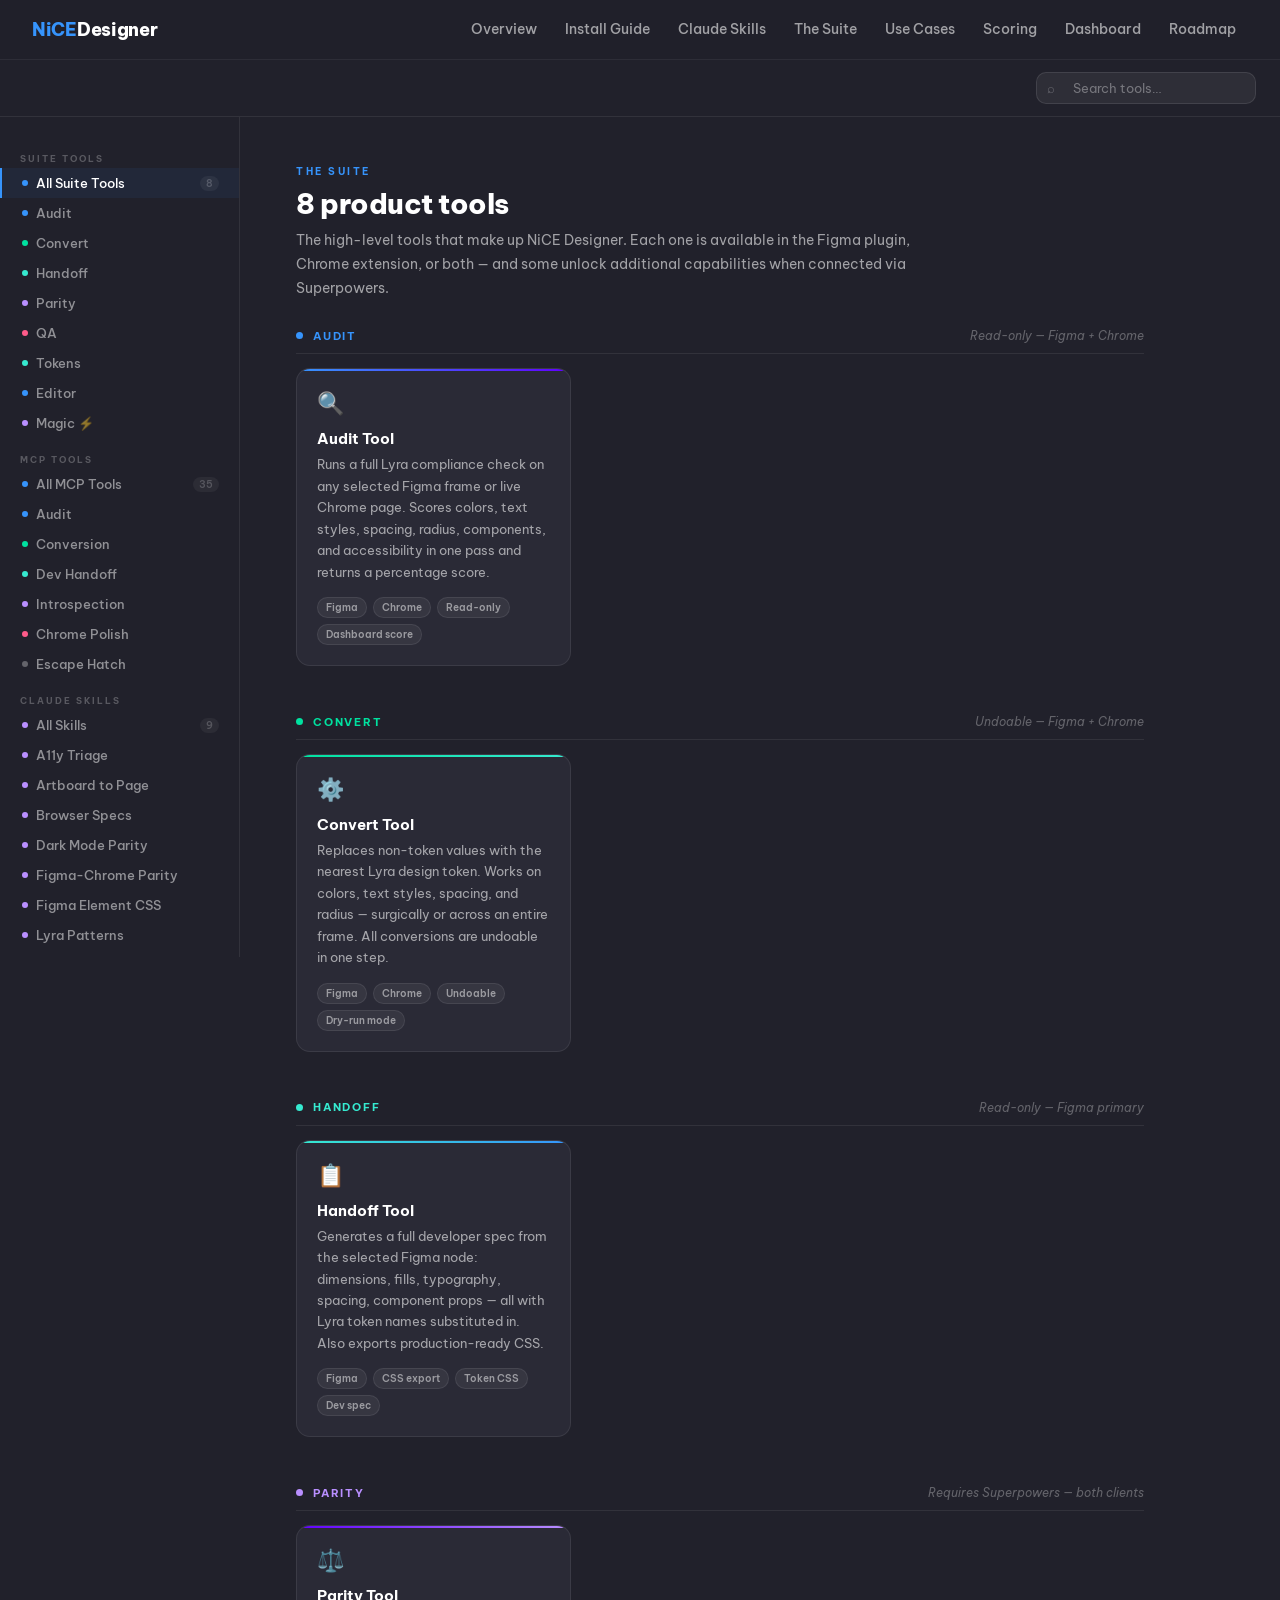
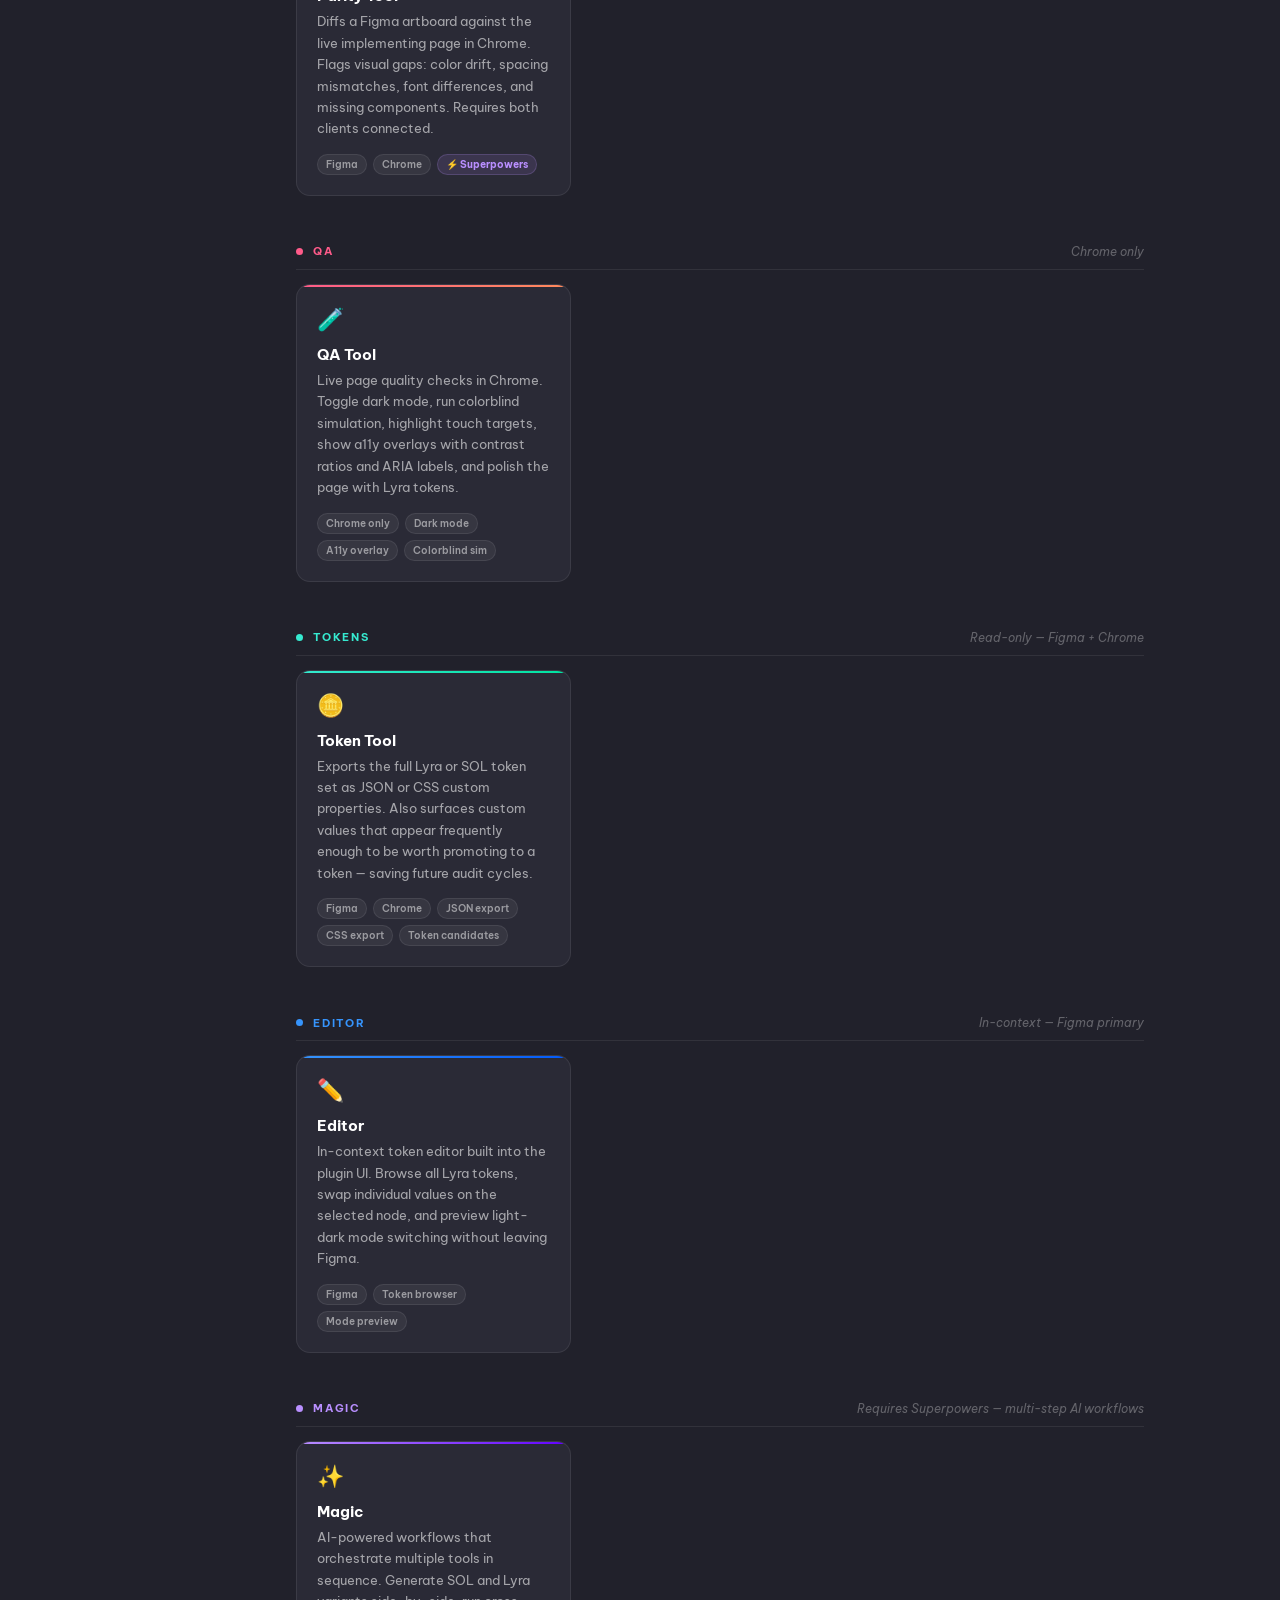
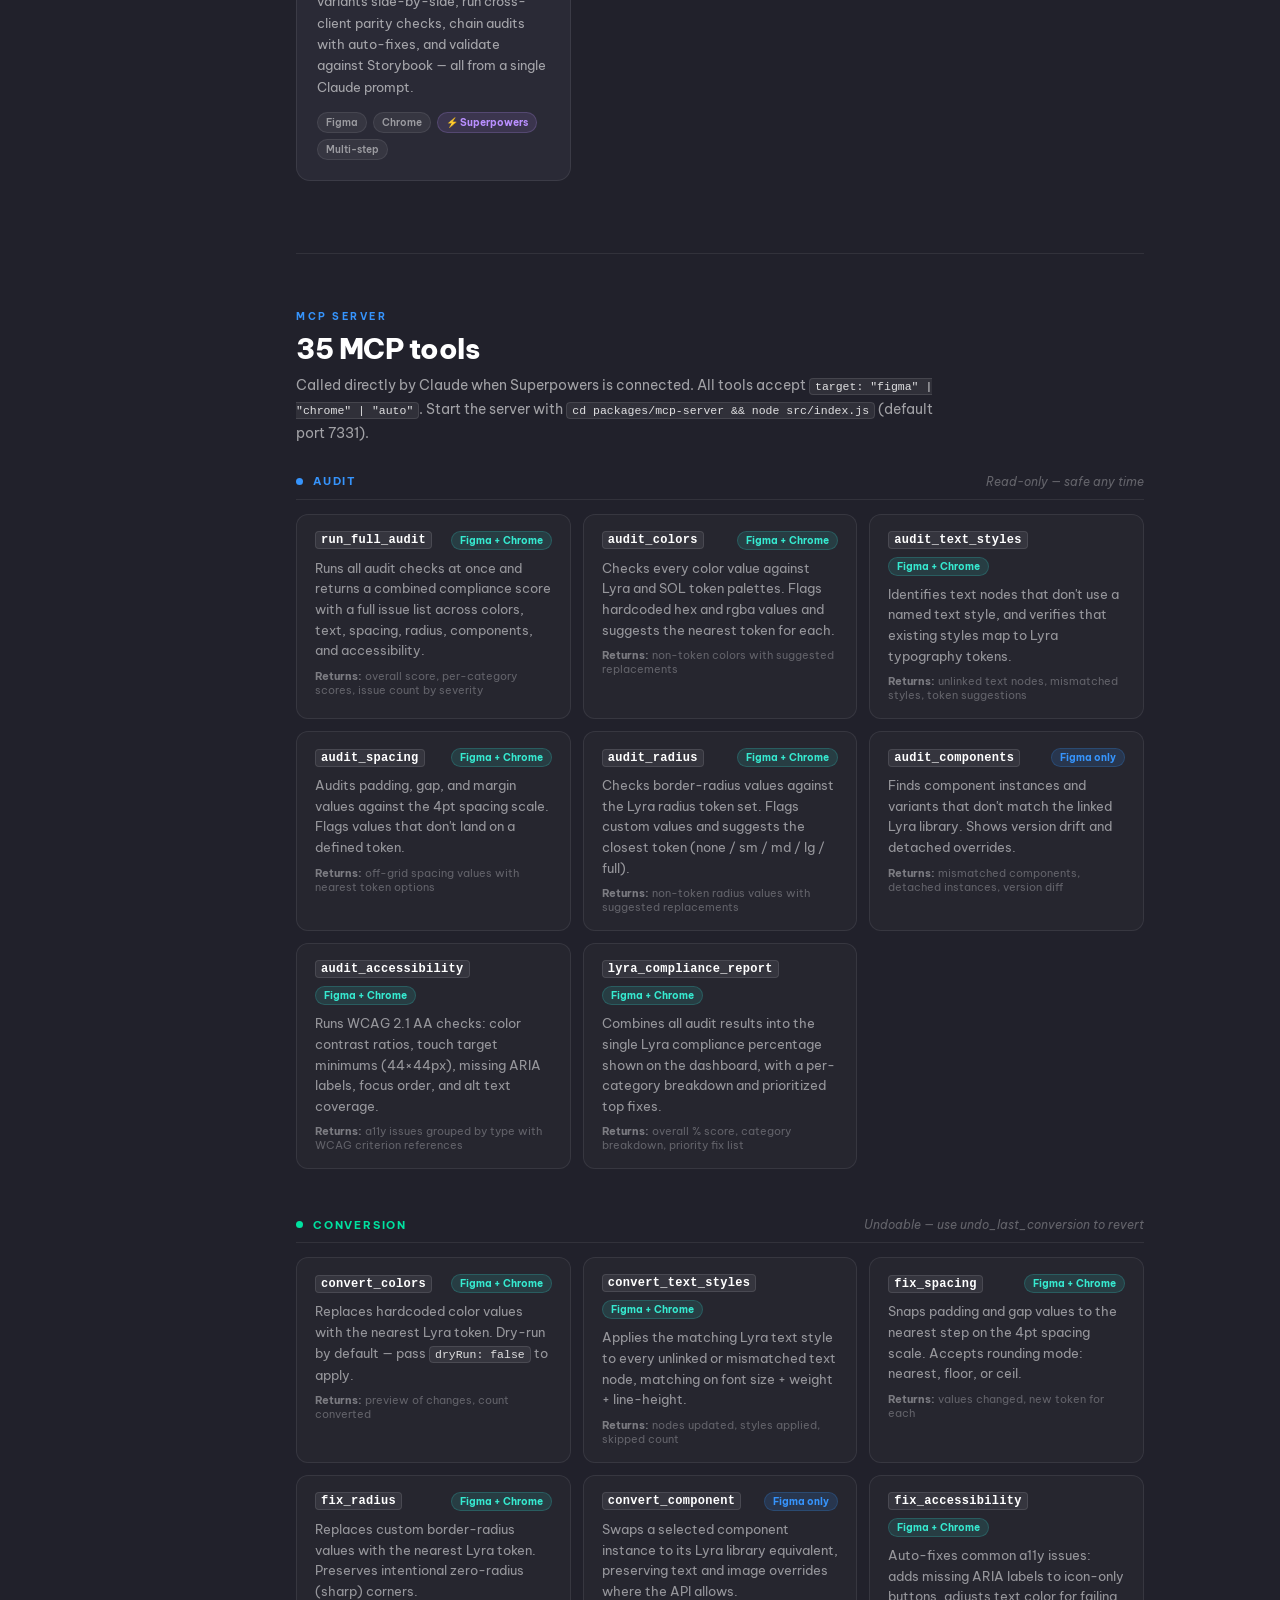
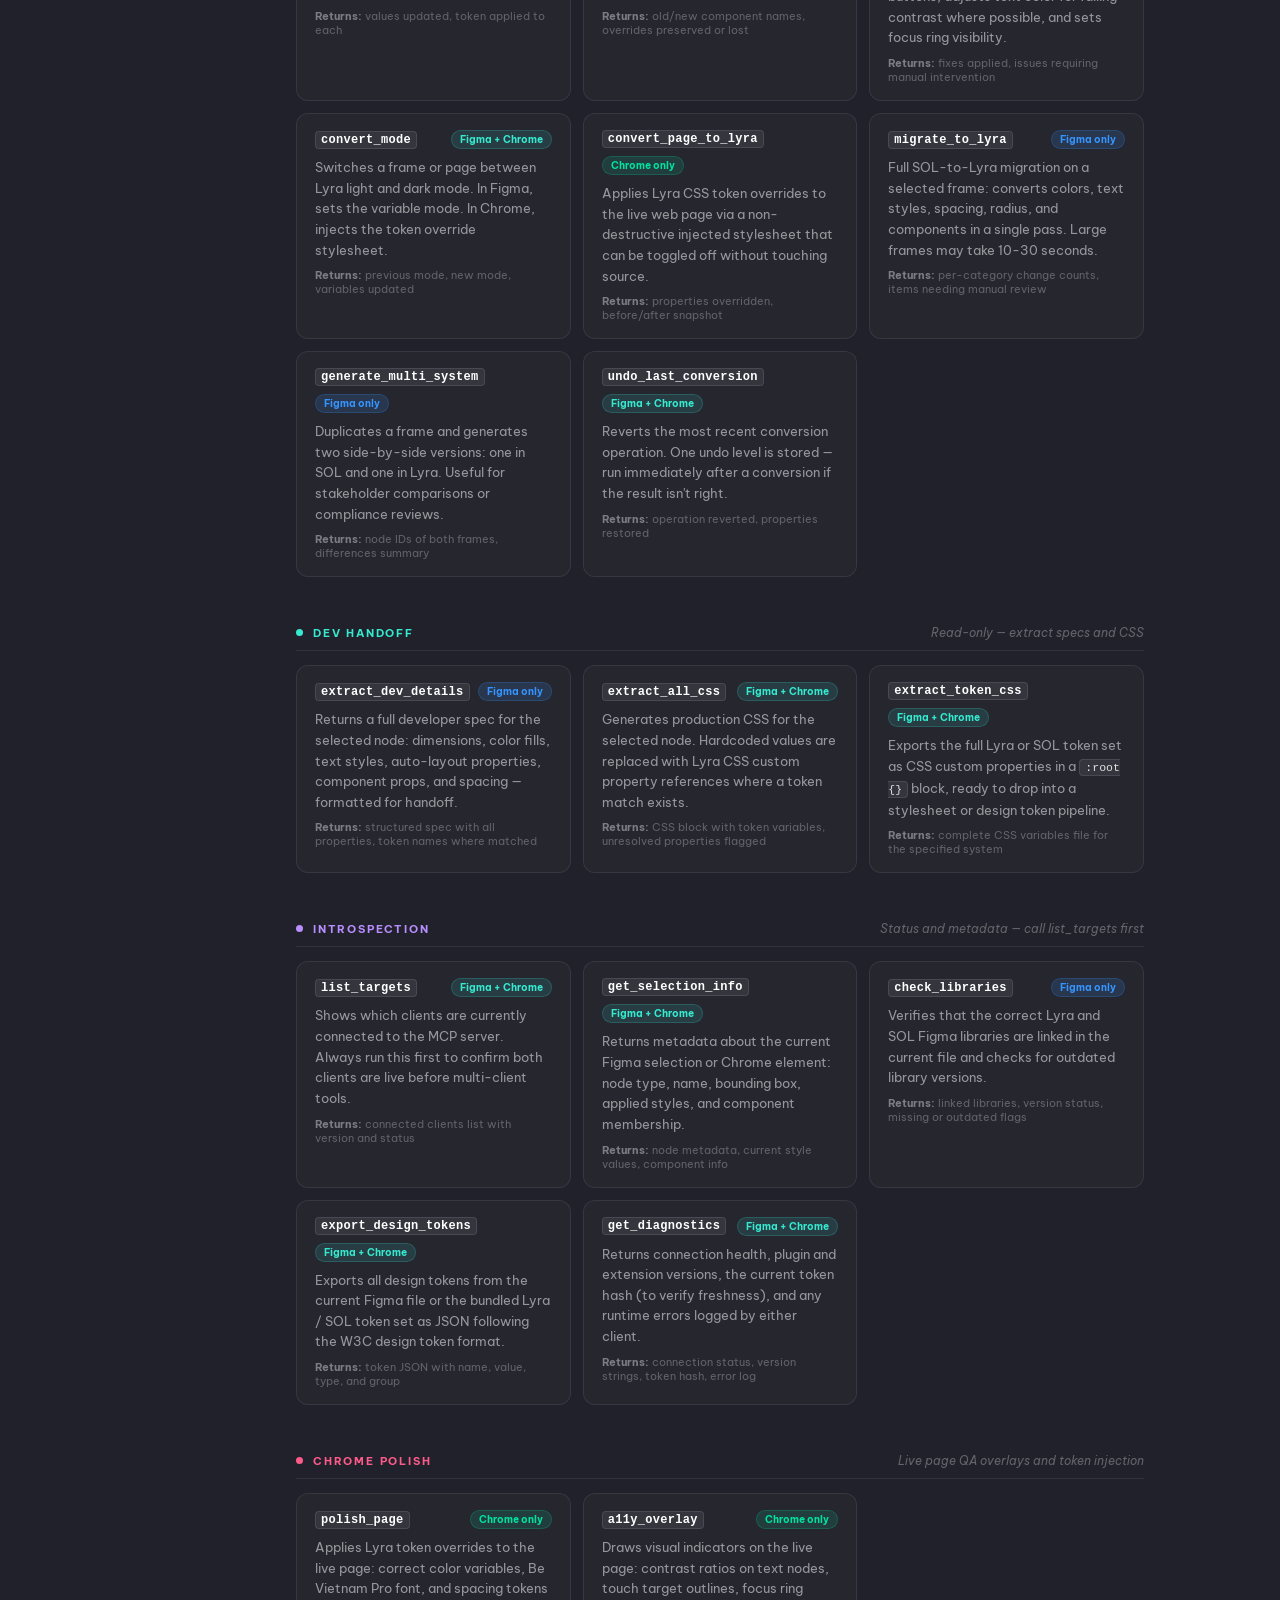
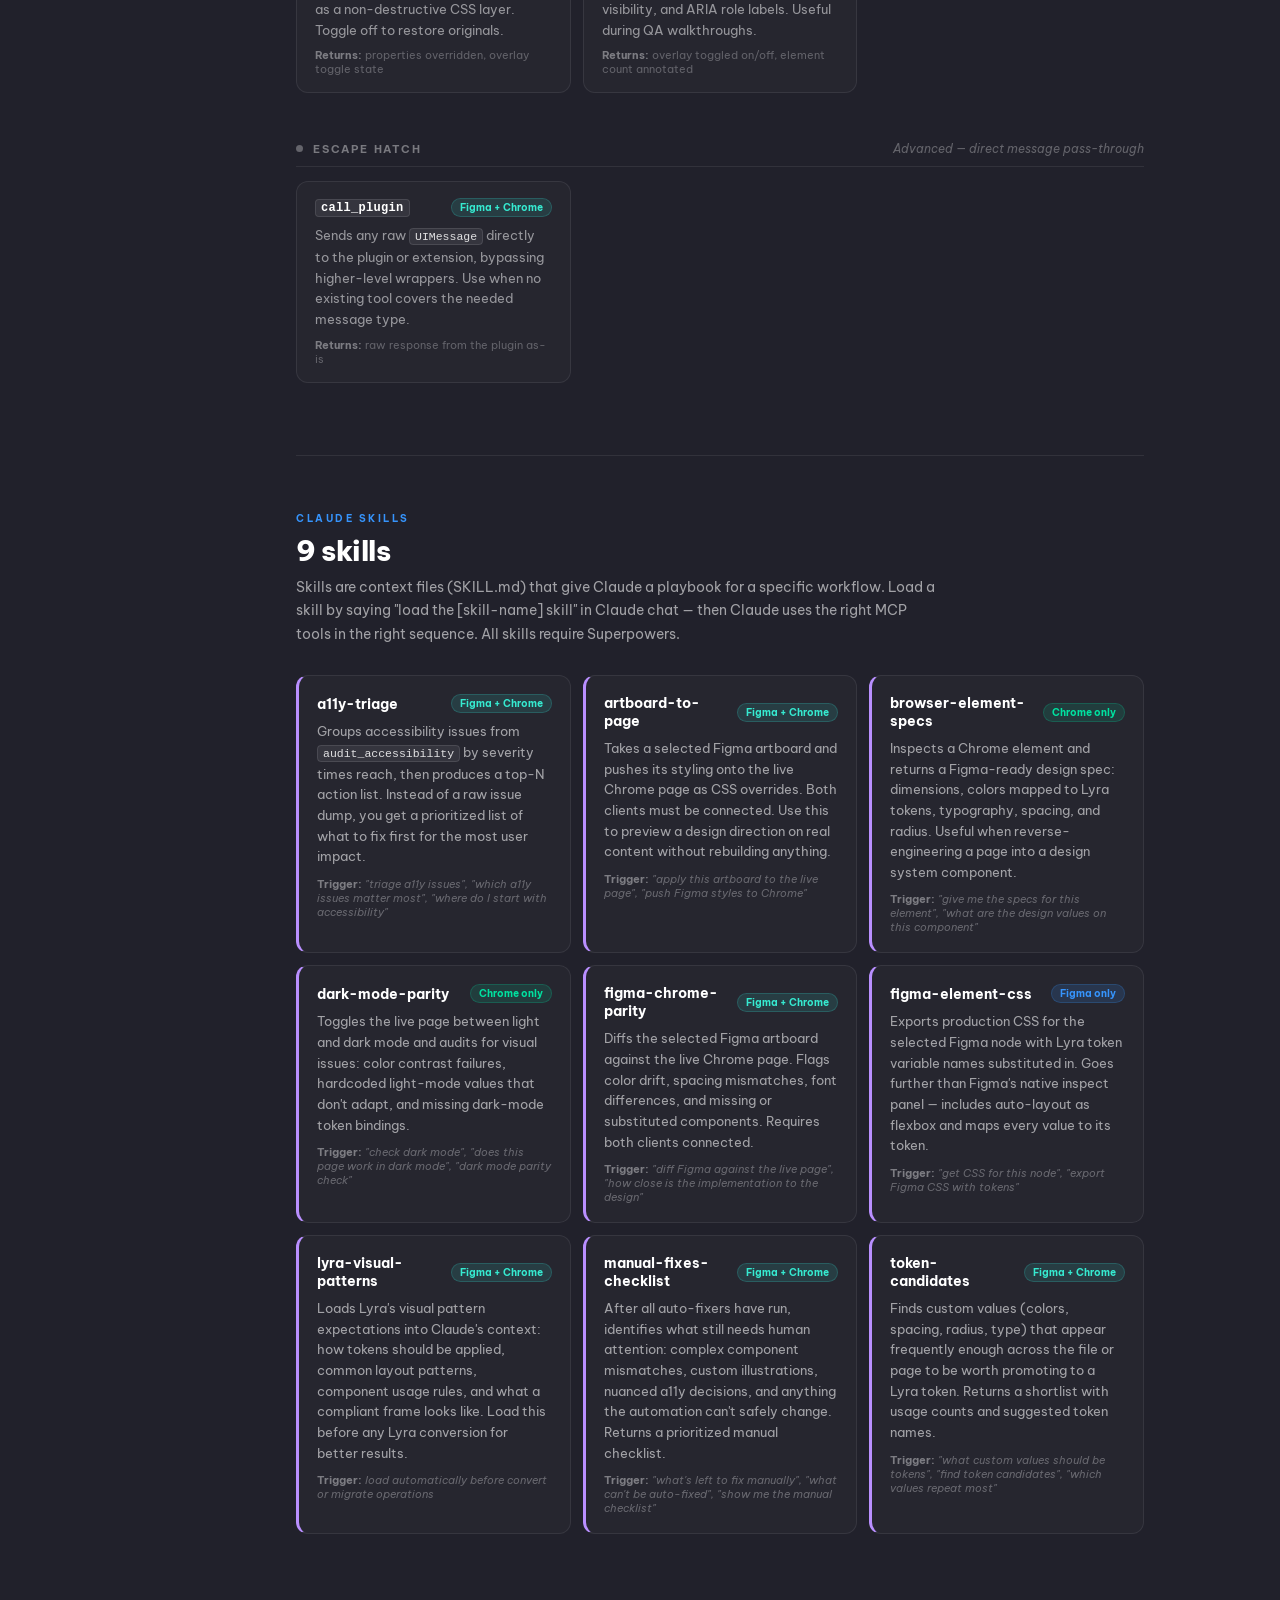
<file: tools.html>
<!DOCTYPE html>
<html lang="en">
<head>
  <meta charset="UTF-8" />
  <meta name="viewport" content="width=device-width, initial-scale=1.0" />
  <title>NiCE Designer — Tool Catalog</title>
  <link href="https://fonts.googleapis.com/css2?family=Be+Vietnam+Pro:wght@300;400;500;600;700;800;900&display=swap" rel="stylesheet" />
  <link rel="stylesheet" href="theme.css" />
  <link rel="stylesheet" href="nice-effects.css" />
  <script src="nice-effects.js" defer></script>
  <style>
    :root {
      /* page-specific tokens */
      --bg-card:   #2a2a36;
      --bg-card2:  #2f2f3d;
      --sidebar-w: 240px;
    }

    /* ---- TOOL SEARCH BAR ---- */
    .tools-toolbar {
      display: flex;
      align-items: center;
      padding: 12px 24px;
      border-bottom: 1px solid var(--border);
    }
    .nav-search {
      position: relative; margin-left: auto;
    }
    .nav-search input {
      background: rgba(255,255,255,0.06);
      border: 1px solid rgba(255,255,255,0.1);
      border-radius: 10px; padding: 7px 14px 7px 36px;
      font-family: var(--font); font-size: 13px; color: #fff; width: 220px;
      outline: none; transition: all 0.2s;
    }
    .nav-search input::placeholder { color: rgba(255,255,255,0.35); }
    .nav-search input:focus {
      border-color: rgba(54,148,252,0.4);
      background: rgba(255,255,255,0.08); width: 280px;
    }
    .nav-search-icon {
      position: absolute; left: 11px; top: 50%; transform: translateY(-50%);
      color: rgba(255,255,255,0.3); font-size: 13px; pointer-events: none;
    }

    /* ---- LAYOUT ---- */
    .layout {
      display: flex;
      min-height: 100vh;
    }

    /* ---- SIDEBAR ---- */
    .sidebar {
      width: var(--sidebar-w);
      flex-shrink: 0;
      position: sticky;
      top: var(--nav-h);
      height: calc(100vh - var(--nav-h));
      overflow-y: auto;
      border-right: 1px solid var(--border);
      padding: 28px 0 40px;
      scrollbar-width: thin;
      scrollbar-color: rgba(255,255,255,0.1) transparent;
    }
    .sidebar::-webkit-scrollbar { width: 4px; }
    .sidebar::-webkit-scrollbar-thumb { background: rgba(255,255,255,0.1); border-radius: 2px; }

    .sidebar-group { margin-bottom: 8px; }
    .sidebar-group-label {
      font-size: 9px; font-weight: 700; letter-spacing: 2px;
      text-transform: uppercase; color: rgba(255,255,255,0.25);
      padding: 8px 20px 4px;
    }
    .sidebar-link {
      display: flex; align-items: center; gap: 8px;
      padding: 7px 20px; font-size: 13px; font-weight: 500;
      color: rgba(255,255,255,0.5); text-decoration: none;
      border-left: 2px solid transparent;
      transition: all 0.15s; cursor: pointer;
    }
    .sidebar-link:hover { color: rgba(255,255,255,0.85); background: rgba(255,255,255,0.04); }
    .sidebar-link.active {
      color: #fff; border-left-color: var(--blue);
      background: rgba(54,148,252,0.07);
    }
    .sidebar-link .dot {
      width: 6px; height: 6px; border-radius: 50%; flex-shrink: 0;
    }
    .sidebar-count {
      margin-left: auto; font-size: 10px; font-weight: 600;
      color: rgba(255,255,255,0.2); padding: 1px 6px;
      background: rgba(255,255,255,0.05); border-radius: 100px;
    }

    /* ---- CONTENT ---- */
    .content {
      flex: 1; min-width: 0;
      padding: 48px 56px 100px;
      max-width: 960px;
    }

    /* ---- SECTION ---- */
    .tool-section { margin-bottom: 72px; scroll-margin-top: calc(var(--nav-h) + 24px); }
    .section-eyebrow {
      font-size: 10px; font-weight: 700; letter-spacing: 2.5px;
      text-transform: uppercase; color: var(--blue); margin-bottom: 8px;
    }
    .section-title {
      font-size: 28px; font-weight: 800; letter-spacing: -0.5px;
      color: #fff; margin-bottom: 8px;
    }
    .section-desc {
      font-size: 14px; color: var(--sec); line-height: 1.7;
      max-width: 640px; margin-bottom: 28px;
    }

    /* ---- SUBSECTION ---- */
    .subsection { margin-bottom: 48px; scroll-margin-top: calc(var(--nav-h) + 24px); }
    .subsection-label {
      display: flex; align-items: center; gap: 10px;
      font-size: 11px; font-weight: 700; letter-spacing: 1.8px;
      text-transform: uppercase; margin-bottom: 14px;
      padding-bottom: 10px; border-bottom: 1px solid var(--border);
    }
    .sub-dot {
      width: 7px; height: 7px; border-radius: 50%;
    }
    .subsection-note {
      font-size: 12px; color: rgba(255,255,255,0.3); font-style: italic;
      margin-left: auto; font-weight: 400; letter-spacing: 0; text-transform: none;
    }

    /* ---- TOOL CARDS GRID ---- */
    .tool-grid {
      display: grid;
      grid-template-columns: repeat(auto-fill, minmax(272px, 1fr));
      gap: 12px;
    }

    /* ---- SUITE TOOL CARD ---- */
    .suite-card {
      background: var(--bg-card);
      border: 1px solid var(--border);
      border-radius: 14px; padding: 20px;
      transition: all 0.2s; cursor: default;
      position: relative; overflow: hidden;
    }
    .suite-card:hover {
      border-color: rgba(255,255,255,0.13);
      background: var(--bg-card2);
      transform: translateY(-1px);
      box-shadow: 0 8px 28px rgba(0,0,0,0.3);
    }
    .suite-card-accent {
      position: absolute; top: 0; left: 0; right: 0; height: 2px;
    }
    .suite-card-icon {
      font-size: 22px; margin-bottom: 12px;
    }
    .suite-card-name {
      font-size: 15px; font-weight: 700; color: #fff; margin-bottom: 6px;
    }
    .suite-card-desc {
      font-size: 13px; color: var(--sec); line-height: 1.65; margin-bottom: 14px;
    }
    .suite-card-tags {
      display: flex; flex-wrap: wrap; gap: 6px;
    }
    .suite-tag {
      font-size: 10px; font-weight: 600; padding: 3px 8px;
      border-radius: 100px; background: rgba(255,255,255,0.06);
      color: rgba(255,255,255,0.5); border: 1px solid rgba(255,255,255,0.08);
    }
    .sp-required {
      font-size: 10px; font-weight: 700; padding: 3px 8px;
      border-radius: 100px;
      background: rgba(185,143,255,0.12); color: var(--lyra);
      border: 1px solid rgba(185,143,255,0.2);
    }

    /* ---- MCP TOOL CARD ---- */
    .mcp-card {
      background: rgba(255,255,255,0.025);
      border: 1px solid var(--border);
      border-radius: 12px; padding: 16px 18px;
      transition: all 0.18s;
    }
    .mcp-card:hover {
      background: rgba(255,255,255,0.045);
      border-color: rgba(255,255,255,0.11);
    }
    .mcp-card-top {
      display: flex; align-items: center;
      justify-content: space-between; gap: 8px;
      margin-bottom: 8px; flex-wrap: wrap;
    }
    .mcp-name {
      font-family: 'SF Mono','Fira Code',monospace;
      font-size: 12px; font-weight: 600; color: #fff; letter-spacing: 0.3px;
    }
    .target-badge {
      font-size: 10px; font-weight: 700; padding: 2px 8px;
      border-radius: 100px; white-space: nowrap; flex-shrink: 0;
    }
    .target-figma  { background: rgba(54,148,252,0.15); color: #3694FC; border: 1px solid rgba(54,148,252,0.2); }
    .target-chrome { background: rgba(0,226,160,0.12);  color: #00E2A0; border: 1px solid rgba(0,226,160,0.2); }
    .target-both   { background: rgba(54,226,208,0.12); color: #36EAD0; border: 1px solid rgba(54,226,208,0.2); }
    .mcp-desc {
      font-size: 12.5px; color: rgba(255,255,255,0.52); line-height: 1.65;
    }
    .mcp-returns {
      margin-top: 8px; font-size: 11px; color: rgba(255,255,255,0.28);
    }
    .mcp-returns strong { color: rgba(255,255,255,0.4); }

    /* ---- SKILL CARD ---- */
    .skill-card {
      background: rgba(255,255,255,0.025);
      border: 1px solid var(--border);
      border-radius: 12px; padding: 18px;
      border-left: 3px solid var(--lyra);
      transition: all 0.18s;
    }
    .skill-card:hover {
      background: rgba(255,255,255,0.04);
      border-color: rgba(185,143,255,0.3);
    }
    .skill-card-top {
      display: flex; align-items: center; gap: 10px; margin-bottom: 8px;
    }
    .skill-name {
      font-size: 13.5px; font-weight: 700; color: #fff;
    }
    .skill-targets {
      display: flex; gap: 4px; margin-left: auto; flex-wrap: wrap;
    }
    .skill-desc {
      font-size: 12.5px; color: var(--sec); line-height: 1.65; margin-bottom: 10px;
    }
    .skill-triggers {
      font-size: 11px; color: rgba(255,255,255,0.3); font-style: italic;
    }
    .skill-triggers strong { color: rgba(255,255,255,0.4); font-style: normal; }

    /* ---- INLINE CODE ---- */
    code {
      font-family: 'SF Mono','Fira Code',monospace;
      font-size: 11.5px; background: rgba(255,255,255,0.07);
      border: 1px solid rgba(255,255,255,0.1); padding: 1px 5px;
      border-radius: 4px; color: rgba(255,255,255,0.85);
    }

    /* ---- DIVIDER ---- */
    .divider {
      border: none; border-top: 1px solid var(--border);
      margin: 56px 0;
    }

    /* ---- NO RESULTS ---- */
    .no-results {
      display: none; text-align: center; padding: 60px 20px;
      color: rgba(255,255,255,0.3); font-size: 14px;
    }
    .no-results.visible { display: block; }

    /* ---- HIDDEN (search filter) ---- */
    .tool-hidden { display: none !important; }
    .subsection.all-hidden { display: none; }
    .tool-section.all-hidden { display: none; }

    @media (max-width: 900px) {
      .sidebar { display: none; }
      .content { padding: 32px 24px 80px; }
      .tool-grid { grid-template-columns: 1fr; }
    }
  </style>
</head>
<body>

  <!-- NAV -->
  <nav class="site-nav" id="site-nav">
    <a href="./index.html" class="nav-logo">
      <span class="logo-nice">NiCE</span><span class="logo-designer"> Designer</span>
    </a>
    <div class="nav-links">
      <a href="./index.html" class="nav-link">Overview</a>
      <a href="./install-guide.html" class="nav-link">Install Guide</a>
      <a href="./claude-skills.html" class="nav-link">Claude Skills</a>
      <a href="./the-suite.html" class="nav-link">The Suite</a>
      <a href="./use-cases.html" class="nav-link">Use Cases</a>
      <a href="./scoring.html" class="nav-link">Scoring</a>
      <a href="./dashboard.html" class="nav-link">Dashboard</a>
      <a href="./roadmap.html" class="nav-link">Roadmap</a>
    </div>
    <button class="nav-toggle" aria-label="Menu" id="nav-toggle">&#9776;</button>
  </nav>

  <!-- TOOL SEARCH -->
  <div class="tools-toolbar">
    <div class="nav-search">
      <span class="nav-search-icon">⌕</span>
      <input type="text" id="search-input" placeholder="Search tools…" autocomplete="off" />
    </div>
  </div>

  <div class="layout">

    <!-- SIDEBAR -->
    <aside class="sidebar" id="sidebar">

      <div class="sidebar-group">
        <div class="sidebar-group-label">Suite Tools</div>
        <a class="sidebar-link" onclick="scrollTo('suite')">
          <span class="dot" style="background:#3694FC"></span> All Suite Tools
          <span class="sidebar-count">8</span>
        </a>
        <a class="sidebar-link" onclick="scrollTo('suite-audit')">
          <span class="dot" style="background:#3694FC"></span> Audit
        </a>
        <a class="sidebar-link" onclick="scrollTo('suite-convert')">
          <span class="dot" style="background:#00E2A0"></span> Convert
        </a>
        <a class="sidebar-link" onclick="scrollTo('suite-handoff')">
          <span class="dot" style="background:#36EAD0"></span> Handoff
        </a>
        <a class="sidebar-link" onclick="scrollTo('suite-parity')">
          <span class="dot" style="background:#B98FFF"></span> Parity
        </a>
        <a class="sidebar-link" onclick="scrollTo('suite-qa')">
          <span class="dot" style="background:#FF5B8A"></span> QA
        </a>
        <a class="sidebar-link" onclick="scrollTo('suite-tokens')">
          <span class="dot" style="background:#36EAD0"></span> Tokens
        </a>
        <a class="sidebar-link" onclick="scrollTo('suite-editor')">
          <span class="dot" style="background:#3694FC"></span> Editor
        </a>
        <a class="sidebar-link" onclick="scrollTo('suite-magic')">
          <span class="dot" style="background:#B98FFF"></span> Magic ⚡
        </a>
      </div>

      <div class="sidebar-group">
        <div class="sidebar-group-label">MCP Tools</div>
        <a class="sidebar-link" onclick="scrollTo('mcp')">
          <span class="dot" style="background:#3694FC"></span> All MCP Tools
          <span class="sidebar-count">35</span>
        </a>
        <a class="sidebar-link" onclick="scrollTo('mcp-audit')">
          <span class="dot" style="background:#3694FC"></span> Audit
        </a>
        <a class="sidebar-link" onclick="scrollTo('mcp-convert')">
          <span class="dot" style="background:#00E2A0"></span> Conversion
        </a>
        <a class="sidebar-link" onclick="scrollTo('mcp-handoff')">
          <span class="dot" style="background:#36EAD0"></span> Dev Handoff
        </a>
        <a class="sidebar-link" onclick="scrollTo('mcp-inspect')">
          <span class="dot" style="background:#B98FFF"></span> Introspection
        </a>
        <a class="sidebar-link" onclick="scrollTo('mcp-polish')">
          <span class="dot" style="background:#FF5B8A"></span> Chrome Polish
        </a>
        <a class="sidebar-link" onclick="scrollTo('mcp-escape')">
          <span class="dot" style="background:rgba(255,255,255,0.3)"></span> Escape Hatch
        </a>
      </div>

      <div class="sidebar-group">
        <div class="sidebar-group-label">Claude Skills</div>
        <a class="sidebar-link" onclick="scrollTo('skills')">
          <span class="dot" style="background:#B98FFF"></span> All Skills
          <span class="sidebar-count">9</span>
        </a>
        <a class="sidebar-link" onclick="scrollTo('skill-a11y-triage')">
          <span class="dot" style="background:#B98FFF"></span> A11y Triage
        </a>
        <a class="sidebar-link" onclick="scrollTo('skill-artboard-page')">
          <span class="dot" style="background:#B98FFF"></span> Artboard to Page
        </a>
        <a class="sidebar-link" onclick="scrollTo('skill-browser-specs')">
          <span class="dot" style="background:#B98FFF"></span> Browser Specs
        </a>
        <a class="sidebar-link" onclick="scrollTo('skill-dark-mode')">
          <span class="dot" style="background:#B98FFF"></span> Dark Mode Parity
        </a>
        <a class="sidebar-link" onclick="scrollTo('skill-figma-parity')">
          <span class="dot" style="background:#B98FFF"></span> Figma-Chrome Parity
        </a>
        <a class="sidebar-link" onclick="scrollTo('skill-figma-css')">
          <span class="dot" style="background:#B98FFF"></span> Figma Element CSS
        </a>
        <a class="sidebar-link" onclick="scrollTo('skill-lyra-patterns')">
          <span class="dot" style="background:#B98FFF"></span> Lyra Patterns
        </a>
        <a class="sidebar-link" onclick="scrollTo('skill-manual-fixes')">
          <span class="dot" style="background:#B98FFF"></span> Manual Fixes
        </a>
        <a class="sidebar-link" onclick="scrollTo('skill-token-candidates')">
          <span class="dot" style="background:#B98FFF"></span> Token Candidates
        </a>
      </div>

    </aside>

    <!-- CONTENT -->
    <main class="content" id="content">

      <div class="no-results" id="no-results">No tools match your search.</div>

      <!-- ============================================================
           SUITE TOOLS
      ============================================================ -->
      <section class="tool-section" id="suite">
        <p class="section-eyebrow">The Suite</p>
        <h2 class="section-title">8 product tools</h2>
        <p class="section-desc">The high-level tools that make up NiCE Designer. Each one is available in the Figma plugin, Chrome extension, or both — and some unlock additional capabilities when connected via Superpowers.</p>

        <div class="subsection" id="suite-audit">
          <div class="subsection-label">
            <span class="sub-dot" style="background:#3694FC"></span>
            <span style="color:#3694FC">Audit</span>
            <span class="subsection-note">Read-only — Figma + Chrome</span>
          </div>
          <div class="tool-grid">
            <div class="suite-card" data-search="audit compliance score lyra sol colors text spacing radius components accessibility">
              <div class="suite-card-accent" style="background:linear-gradient(90deg,#3694FC,#6100FF)"></div>
              <div class="suite-card-icon">🔍</div>
              <div class="suite-card-name">Audit Tool</div>
              <div class="suite-card-desc">Runs a full Lyra compliance check on any selected Figma frame or live Chrome page. Scores colors, text styles, spacing, radius, components, and accessibility in one pass and returns a percentage score.</div>
              <div class="suite-card-tags">
                <span class="suite-tag">Figma</span>
                <span class="suite-tag">Chrome</span>
                <span class="suite-tag">Read-only</span>
                <span class="suite-tag">Dashboard score</span>
              </div>
            </div>
          </div>
        </div>

        <div class="subsection" id="suite-convert">
          <div class="subsection-label">
            <span class="sub-dot" style="background:#00E2A0"></span>
            <span style="color:#00E2A0">Convert</span>
            <span class="subsection-note">Undoable — Figma + Chrome</span>
          </div>
          <div class="tool-grid">
            <div class="suite-card" data-search="convert tokens lyra sol colors text spacing radius components migration">
              <div class="suite-card-accent" style="background:linear-gradient(90deg,#00E2A0,#36EAD0)"></div>
              <div class="suite-card-icon">⚙️</div>
              <div class="suite-card-name">Convert Tool</div>
              <div class="suite-card-desc">Replaces non-token values with the nearest Lyra design token. Works on colors, text styles, spacing, and radius — surgically or across an entire frame. All conversions are undoable in one step.</div>
              <div class="suite-card-tags">
                <span class="suite-tag">Figma</span>
                <span class="suite-tag">Chrome</span>
                <span class="suite-tag">Undoable</span>
                <span class="suite-tag">Dry-run mode</span>
              </div>
            </div>
          </div>
        </div>

        <div class="subsection" id="suite-handoff">
          <div class="subsection-label">
            <span class="sub-dot" style="background:#36EAD0"></span>
            <span style="color:#36EAD0">Handoff</span>
            <span class="subsection-note">Read-only — Figma primary</span>
          </div>
          <div class="tool-grid">
            <div class="suite-card" data-search="handoff developer css tokens spec export figma">
              <div class="suite-card-accent" style="background:linear-gradient(90deg,#36EAD0,#3694FC)"></div>
              <div class="suite-card-icon">📋</div>
              <div class="suite-card-name">Handoff Tool</div>
              <div class="suite-card-desc">Generates a full developer spec from the selected Figma node: dimensions, fills, typography, spacing, component props — all with Lyra token names substituted in. Also exports production-ready CSS.</div>
              <div class="suite-card-tags">
                <span class="suite-tag">Figma</span>
                <span class="suite-tag">CSS export</span>
                <span class="suite-tag">Token CSS</span>
                <span class="suite-tag">Dev spec</span>
              </div>
            </div>
          </div>
        </div>

        <div class="subsection" id="suite-parity">
          <div class="subsection-label">
            <span class="sub-dot" style="background:#B98FFF"></span>
            <span style="color:#B98FFF">Parity</span>
            <span class="subsection-note">Requires Superpowers — both clients</span>
          </div>
          <div class="tool-grid">
            <div class="suite-card" data-search="parity diff figma chrome live page compare artboard superpowers">
              <div class="suite-card-accent" style="background:linear-gradient(90deg,#6100FF,#B98FFF)"></div>
              <div class="suite-card-icon">⚖️</div>
              <div class="suite-card-name">Parity Tool</div>
              <div class="suite-card-desc">Diffs a Figma artboard against the live implementing page in Chrome. Flags visual gaps: color drift, spacing mismatches, font differences, and missing components. Requires both clients connected.</div>
              <div class="suite-card-tags">
                <span class="suite-tag">Figma</span>
                <span class="suite-tag">Chrome</span>
                <span class="sp-required">⚡ Superpowers</span>
              </div>
            </div>
          </div>
        </div>

        <div class="subsection" id="suite-qa">
          <div class="subsection-label">
            <span class="sub-dot" style="background:#FF5B8A"></span>
            <span style="color:#FF5B8A">QA</span>
            <span class="subsection-note">Chrome only</span>
          </div>
          <div class="tool-grid">
            <div class="suite-card" data-search="qa quality chrome dark mode colorblind a11y overlay touch targets">
              <div class="suite-card-accent" style="background:linear-gradient(90deg,#FF5B8A,#FF8A5B)"></div>
              <div class="suite-card-icon">🧪</div>
              <div class="suite-card-name">QA Tool</div>
              <div class="suite-card-desc">Live page quality checks in Chrome. Toggle dark mode, run colorblind simulation, highlight touch targets, show a11y overlays with contrast ratios and ARIA labels, and polish the page with Lyra tokens.</div>
              <div class="suite-card-tags">
                <span class="suite-tag">Chrome only</span>
                <span class="suite-tag">Dark mode</span>
                <span class="suite-tag">A11y overlay</span>
                <span class="suite-tag">Colorblind sim</span>
              </div>
            </div>
          </div>
        </div>

        <div class="subsection" id="suite-tokens">
          <div class="subsection-label">
            <span class="sub-dot" style="background:#36EAD0"></span>
            <span style="color:#36EAD0">Tokens</span>
            <span class="subsection-note">Read-only — Figma + Chrome</span>
          </div>
          <div class="tool-grid">
            <div class="suite-card" data-search="tokens export json css lyra sol design system candidates promote">
              <div class="suite-card-accent" style="background:linear-gradient(90deg,#36EAD0,#00E2A0)"></div>
              <div class="suite-card-icon">🪙</div>
              <div class="suite-card-name">Token Tool</div>
              <div class="suite-card-desc">Exports the full Lyra or SOL token set as JSON or CSS custom properties. Also surfaces custom values that appear frequently enough to be worth promoting to a token — saving future audit cycles.</div>
              <div class="suite-card-tags">
                <span class="suite-tag">Figma</span>
                <span class="suite-tag">Chrome</span>
                <span class="suite-tag">JSON export</span>
                <span class="suite-tag">CSS export</span>
                <span class="suite-tag">Token candidates</span>
              </div>
            </div>
          </div>
        </div>

        <div class="subsection" id="suite-editor">
          <div class="subsection-label">
            <span class="sub-dot" style="background:#3694FC"></span>
            <span style="color:#3694FC">Editor</span>
            <span class="subsection-note">In-context — Figma primary</span>
          </div>
          <div class="tool-grid">
            <div class="suite-card" data-search="editor in-context token swap light dark mode variables figma">
              <div class="suite-card-accent" style="background:linear-gradient(90deg,#3694FC,#025AFB)"></div>
              <div class="suite-card-icon">✏️</div>
              <div class="suite-card-name">Editor</div>
              <div class="suite-card-desc">In-context token editor built into the plugin UI. Browse all Lyra tokens, swap individual values on the selected node, and preview light-dark mode switching without leaving Figma.</div>
              <div class="suite-card-tags">
                <span class="suite-tag">Figma</span>
                <span class="suite-tag">Token browser</span>
                <span class="suite-tag">Mode preview</span>
              </div>
            </div>
          </div>
        </div>

        <div class="subsection" id="suite-magic">
          <div class="subsection-label">
            <span class="sub-dot" style="background:#B98FFF"></span>
            <span style="color:#B98FFF">Magic</span>
            <span class="subsection-note">Requires Superpowers — multi-step AI workflows</span>
          </div>
          <div class="tool-grid">
            <div class="suite-card" data-search="magic ai superpowers claude multi-step workflow multi-system sol lyra storybook">
              <div class="suite-card-accent" style="background:linear-gradient(90deg,#B98FFF,#6100FF)"></div>
              <div class="suite-card-icon">✨</div>
              <div class="suite-card-name">Magic</div>
              <div class="suite-card-desc">AI-powered workflows that orchestrate multiple tools in sequence. Generate SOL and Lyra variants side-by-side, run cross-client parity checks, chain audits with auto-fixes, and validate against Storybook — all from a single Claude prompt.</div>
              <div class="suite-card-tags">
                <span class="suite-tag">Figma</span>
                <span class="suite-tag">Chrome</span>
                <span class="sp-required">⚡ Superpowers</span>
                <span class="suite-tag">Multi-step</span>
              </div>
            </div>
          </div>
        </div>

      </section>

      <hr class="divider" />

      <!-- ============================================================
           MCP TOOLS
      ============================================================ -->
      <section class="tool-section" id="mcp">
        <p class="section-eyebrow">MCP Server</p>
        <h2 class="section-title">35 MCP tools</h2>
        <p class="section-desc">Called directly by Claude when Superpowers is connected. All tools accept <code>target: "figma" | "chrome" | "auto"</code>. Start the server with <code>cd packages/mcp-server && node src/index.js</code> (default port 7331).</p>

        <!-- AUDIT -->
        <div class="subsection" id="mcp-audit">
          <div class="subsection-label">
            <span class="sub-dot" style="background:#3694FC"></span>
            <span style="color:#3694FC">Audit</span>
            <span class="subsection-note">Read-only — safe any time</span>
          </div>
          <div class="tool-grid">
            <div class="mcp-card" data-search="run_full_audit audit full compliance score">
              <div class="mcp-card-top"><code class="mcp-name">run_full_audit</code><span class="target-badge target-both">Figma + Chrome</span></div>
              <p class="mcp-desc">Runs all audit checks at once and returns a combined compliance score with a full issue list across colors, text, spacing, radius, components, and accessibility.</p>
              <p class="mcp-returns"><strong>Returns:</strong> overall score, per-category scores, issue count by severity</p>
            </div>
            <div class="mcp-card" data-search="audit_colors colors hex rgba token palette">
              <div class="mcp-card-top"><code class="mcp-name">audit_colors</code><span class="target-badge target-both">Figma + Chrome</span></div>
              <p class="mcp-desc">Checks every color value against Lyra and SOL token palettes. Flags hardcoded hex and rgba values and suggests the nearest token for each.</p>
              <p class="mcp-returns"><strong>Returns:</strong> non-token colors with suggested replacements</p>
            </div>
            <div class="mcp-card" data-search="audit_text_styles text typography font style linked">
              <div class="mcp-card-top"><code class="mcp-name">audit_text_styles</code><span class="target-badge target-both">Figma + Chrome</span></div>
              <p class="mcp-desc">Identifies text nodes that don't use a named text style, and verifies that existing styles map to Lyra typography tokens.</p>
              <p class="mcp-returns"><strong>Returns:</strong> unlinked text nodes, mismatched styles, token suggestions</p>
            </div>
            <div class="mcp-card" data-search="audit_spacing spacing padding gap margin 4pt grid">
              <div class="mcp-card-top"><code class="mcp-name">audit_spacing</code><span class="target-badge target-both">Figma + Chrome</span></div>
              <p class="mcp-desc">Audits padding, gap, and margin values against the 4pt spacing scale. Flags values that don't land on a defined token.</p>
              <p class="mcp-returns"><strong>Returns:</strong> off-grid spacing values with nearest token options</p>
            </div>
            <div class="mcp-card" data-search="audit_radius border radius corner rounded">
              <div class="mcp-card-top"><code class="mcp-name">audit_radius</code><span class="target-badge target-both">Figma + Chrome</span></div>
              <p class="mcp-desc">Checks border-radius values against the Lyra radius token set. Flags custom values and suggests the closest token (none / sm / md / lg / full).</p>
              <p class="mcp-returns"><strong>Returns:</strong> non-token radius values with suggested replacements</p>
            </div>
            <div class="mcp-card" data-search="audit_components components variants library drift">
              <div class="mcp-card-top"><code class="mcp-name">audit_components</code><span class="target-badge target-figma">Figma only</span></div>
              <p class="mcp-desc">Finds component instances and variants that don't match the linked Lyra library. Shows version drift and detached overrides.</p>
              <p class="mcp-returns"><strong>Returns:</strong> mismatched components, detached instances, version diff</p>
            </div>
            <div class="mcp-card" data-search="audit_accessibility a11y wcag contrast focus label">
              <div class="mcp-card-top"><code class="mcp-name">audit_accessibility</code><span class="target-badge target-both">Figma + Chrome</span></div>
              <p class="mcp-desc">Runs WCAG 2.1 AA checks: color contrast ratios, touch target minimums (44×44px), missing ARIA labels, focus order, and alt text coverage.</p>
              <p class="mcp-returns"><strong>Returns:</strong> a11y issues grouped by type with WCAG criterion references</p>
            </div>
            <div class="mcp-card" data-search="lyra_compliance_report compliance report dashboard score percentage">
              <div class="mcp-card-top"><code class="mcp-name">lyra_compliance_report</code><span class="target-badge target-both">Figma + Chrome</span></div>
              <p class="mcp-desc">Combines all audit results into the single Lyra compliance percentage shown on the dashboard, with a per-category breakdown and prioritized top fixes.</p>
              <p class="mcp-returns"><strong>Returns:</strong> overall % score, category breakdown, priority fix list</p>
            </div>
          </div>
        </div>

        <!-- CONVERSION -->
        <div class="subsection" id="mcp-convert">
          <div class="subsection-label">
            <span class="sub-dot" style="background:#00E2A0"></span>
            <span style="color:#00E2A0">Conversion</span>
            <span class="subsection-note">Undoable — use undo_last_conversion to revert</span>
          </div>
          <div class="tool-grid">
            <div class="mcp-card" data-search="convert_colors colors tokens replace lyra dry run">
              <div class="mcp-card-top"><code class="mcp-name">convert_colors</code><span class="target-badge target-both">Figma + Chrome</span></div>
              <p class="mcp-desc">Replaces hardcoded color values with the nearest Lyra token. Dry-run by default — pass <code>dryRun: false</code> to apply.</p>
              <p class="mcp-returns"><strong>Returns:</strong> preview of changes, count converted</p>
            </div>
            <div class="mcp-card" data-search="convert_text_styles text styles typography token apply">
              <div class="mcp-card-top"><code class="mcp-name">convert_text_styles</code><span class="target-badge target-both">Figma + Chrome</span></div>
              <p class="mcp-desc">Applies the matching Lyra text style to every unlinked or mismatched text node, matching on font size + weight + line-height.</p>
              <p class="mcp-returns"><strong>Returns:</strong> nodes updated, styles applied, skipped count</p>
            </div>
            <div class="mcp-card" data-search="fix_spacing spacing snap token 4pt nearest">
              <div class="mcp-card-top"><code class="mcp-name">fix_spacing</code><span class="target-badge target-both">Figma + Chrome</span></div>
              <p class="mcp-desc">Snaps padding and gap values to the nearest step on the 4pt spacing scale. Accepts rounding mode: nearest, floor, or ceil.</p>
              <p class="mcp-returns"><strong>Returns:</strong> values changed, new token for each</p>
            </div>
            <div class="mcp-card" data-search="fix_radius radius corner token replace nearest">
              <div class="mcp-card-top"><code class="mcp-name">fix_radius</code><span class="target-badge target-both">Figma + Chrome</span></div>
              <p class="mcp-desc">Replaces custom border-radius values with the nearest Lyra token. Preserves intentional zero-radius (sharp) corners.</p>
              <p class="mcp-returns"><strong>Returns:</strong> values updated, token applied to each</p>
            </div>
            <div class="mcp-card" data-search="convert_component component swap lyra library instance">
              <div class="mcp-card-top"><code class="mcp-name">convert_component</code><span class="target-badge target-figma">Figma only</span></div>
              <p class="mcp-desc">Swaps a selected component instance to its Lyra library equivalent, preserving text and image overrides where the API allows.</p>
              <p class="mcp-returns"><strong>Returns:</strong> old/new component names, overrides preserved or lost</p>
            </div>
            <div class="mcp-card" data-search="fix_accessibility a11y labels contrast focus ring fix">
              <div class="mcp-card-top"><code class="mcp-name">fix_accessibility</code><span class="target-badge target-both">Figma + Chrome</span></div>
              <p class="mcp-desc">Auto-fixes common a11y issues: adds missing ARIA labels to icon-only buttons, adjusts text color for failing contrast where possible, and sets focus ring visibility.</p>
              <p class="mcp-returns"><strong>Returns:</strong> fixes applied, issues requiring manual intervention</p>
            </div>
            <div class="mcp-card" data-search="convert_mode light dark mode toggle variable">
              <div class="mcp-card-top"><code class="mcp-name">convert_mode</code><span class="target-badge target-both">Figma + Chrome</span></div>
              <p class="mcp-desc">Switches a frame or page between Lyra light and dark mode. In Figma, sets the variable mode. In Chrome, injects the token override stylesheet.</p>
              <p class="mcp-returns"><strong>Returns:</strong> previous mode, new mode, variables updated</p>
            </div>
            <div class="mcp-card" data-search="convert_page_to_lyra chrome page live lyra css inject">
              <div class="mcp-card-top"><code class="mcp-name">convert_page_to_lyra</code><span class="target-badge target-chrome">Chrome only</span></div>
              <p class="mcp-desc">Applies Lyra CSS token overrides to the live web page via a non-destructive injected stylesheet that can be toggled off without touching source.</p>
              <p class="mcp-returns"><strong>Returns:</strong> properties overridden, before/after snapshot</p>
            </div>
            <div class="mcp-card" data-search="migrate_to_lyra migrate figma sol lyra full frame">
              <div class="mcp-card-top"><code class="mcp-name">migrate_to_lyra</code><span class="target-badge target-figma">Figma only</span></div>
              <p class="mcp-desc">Full SOL-to-Lyra migration on a selected frame: converts colors, text styles, spacing, radius, and components in a single pass. Large frames may take 10-30 seconds.</p>
              <p class="mcp-returns"><strong>Returns:</strong> per-category change counts, items needing manual review</p>
            </div>
            <div class="mcp-card" data-search="generate_multi_system multi system sol lyra side by side">
              <div class="mcp-card-top"><code class="mcp-name">generate_multi_system</code><span class="target-badge target-figma">Figma only</span></div>
              <p class="mcp-desc">Duplicates a frame and generates two side-by-side versions: one in SOL and one in Lyra. Useful for stakeholder comparisons or compliance reviews.</p>
              <p class="mcp-returns"><strong>Returns:</strong> node IDs of both frames, differences summary</p>
            </div>
            <div class="mcp-card" data-search="undo_last_conversion undo revert conversion last">
              <div class="mcp-card-top"><code class="mcp-name">undo_last_conversion</code><span class="target-badge target-both">Figma + Chrome</span></div>
              <p class="mcp-desc">Reverts the most recent conversion operation. One undo level is stored — run immediately after a conversion if the result isn't right.</p>
              <p class="mcp-returns"><strong>Returns:</strong> operation reverted, properties restored</p>
            </div>
          </div>
        </div>

        <!-- DEV HANDOFF -->
        <div class="subsection" id="mcp-handoff">
          <div class="subsection-label">
            <span class="sub-dot" style="background:#36EAD0"></span>
            <span style="color:#36EAD0">Dev Handoff</span>
            <span class="subsection-note">Read-only — extract specs and CSS</span>
          </div>
          <div class="tool-grid">
            <div class="mcp-card" data-search="extract_dev_details dev spec dimensions fills typography component props">
              <div class="mcp-card-top"><code class="mcp-name">extract_dev_details</code><span class="target-badge target-figma">Figma only</span></div>
              <p class="mcp-desc">Returns a full developer spec for the selected node: dimensions, color fills, text styles, auto-layout properties, component props, and spacing — formatted for handoff.</p>
              <p class="mcp-returns"><strong>Returns:</strong> structured spec with all properties, token names where matched</p>
            </div>
            <div class="mcp-card" data-search="extract_all_css css production token variables">
              <div class="mcp-card-top"><code class="mcp-name">extract_all_css</code><span class="target-badge target-both">Figma + Chrome</span></div>
              <p class="mcp-desc">Generates production CSS for the selected node. Hardcoded values are replaced with Lyra CSS custom property references where a token match exists.</p>
              <p class="mcp-returns"><strong>Returns:</strong> CSS block with token variables, unresolved properties flagged</p>
            </div>
            <div class="mcp-card" data-search="extract_token_css token css custom properties root export">
              <div class="mcp-card-top"><code class="mcp-name">extract_token_css</code><span class="target-badge target-both">Figma + Chrome</span></div>
              <p class="mcp-desc">Exports the full Lyra or SOL token set as CSS custom properties in a <code>:root {}</code> block, ready to drop into a stylesheet or design token pipeline.</p>
              <p class="mcp-returns"><strong>Returns:</strong> complete CSS variables file for the specified system</p>
            </div>
          </div>
        </div>

        <!-- INTROSPECTION -->
        <div class="subsection" id="mcp-inspect">
          <div class="subsection-label">
            <span class="sub-dot" style="background:#B98FFF"></span>
            <span style="color:#B98FFF">Introspection</span>
            <span class="subsection-note">Status and metadata — call list_targets first</span>
          </div>
          <div class="tool-grid">
            <div class="mcp-card" data-search="list_targets connected clients figma chrome status">
              <div class="mcp-card-top"><code class="mcp-name">list_targets</code><span class="target-badge target-both">Figma + Chrome</span></div>
              <p class="mcp-desc">Shows which clients are currently connected to the MCP server. Always run this first to confirm both clients are live before multi-client tools.</p>
              <p class="mcp-returns"><strong>Returns:</strong> connected clients list with version and status</p>
            </div>
            <div class="mcp-card" data-search="get_selection_info selection node element metadata bounds">
              <div class="mcp-card-top"><code class="mcp-name">get_selection_info</code><span class="target-badge target-both">Figma + Chrome</span></div>
              <p class="mcp-desc">Returns metadata about the current Figma selection or Chrome element: node type, name, bounding box, applied styles, and component membership.</p>
              <p class="mcp-returns"><strong>Returns:</strong> node metadata, current style values, component info</p>
            </div>
            <div class="mcp-card" data-search="check_libraries libraries figma linked version outdated">
              <div class="mcp-card-top"><code class="mcp-name">check_libraries</code><span class="target-badge target-figma">Figma only</span></div>
              <p class="mcp-desc">Verifies that the correct Lyra and SOL Figma libraries are linked in the current file and checks for outdated library versions.</p>
              <p class="mcp-returns"><strong>Returns:</strong> linked libraries, version status, missing or outdated flags</p>
            </div>
            <div class="mcp-card" data-search="export_design_tokens design tokens json w3c export">
              <div class="mcp-card-top"><code class="mcp-name">export_design_tokens</code><span class="target-badge target-both">Figma + Chrome</span></div>
              <p class="mcp-desc">Exports all design tokens from the current Figma file or the bundled Lyra / SOL token set as JSON following the W3C design token format.</p>
              <p class="mcp-returns"><strong>Returns:</strong> token JSON with name, value, type, and group</p>
            </div>
            <div class="mcp-card" data-search="get_diagnostics diagnostics version health error log">
              <div class="mcp-card-top"><code class="mcp-name">get_diagnostics</code><span class="target-badge target-both">Figma + Chrome</span></div>
              <p class="mcp-desc">Returns connection health, plugin and extension versions, the current token hash (to verify freshness), and any runtime errors logged by either client.</p>
              <p class="mcp-returns"><strong>Returns:</strong> connection status, version strings, token hash, error log</p>
            </div>
          </div>
        </div>

        <!-- CHROME POLISH -->
        <div class="subsection" id="mcp-polish">
          <div class="subsection-label">
            <span class="sub-dot" style="background:#FF5B8A"></span>
            <span style="color:#FF5B8A">Chrome Polish</span>
            <span class="subsection-note">Live page QA overlays and token injection</span>
          </div>
          <div class="tool-grid">
            <div class="mcp-card" data-search="polish_page polish chrome lyra css inject token stylesheet">
              <div class="mcp-card-top"><code class="mcp-name">polish_page</code><span class="target-badge target-chrome">Chrome only</span></div>
              <p class="mcp-desc">Applies Lyra token overrides to the live page: correct color variables, Be Vietnam Pro font, and spacing tokens as a non-destructive CSS layer. Toggle off to restore originals.</p>
              <p class="mcp-returns"><strong>Returns:</strong> properties overridden, overlay toggle state</p>
            </div>
            <div class="mcp-card" data-search="a11y_overlay a11y overlay contrast touch targets focus aria labels">
              <div class="mcp-card-top"><code class="mcp-name">a11y_overlay</code><span class="target-badge target-chrome">Chrome only</span></div>
              <p class="mcp-desc">Draws visual indicators on the live page: contrast ratios on text nodes, touch target outlines, focus ring visibility, and ARIA role labels. Useful during QA walkthroughs.</p>
              <p class="mcp-returns"><strong>Returns:</strong> overlay toggled on/off, element count annotated</p>
            </div>
          </div>
        </div>

        <!-- ESCAPE HATCH -->
        <div class="subsection" id="mcp-escape">
          <div class="subsection-label">
            <span class="sub-dot" style="background:rgba(255,255,255,0.3)"></span>
            <span style="color:rgba(255,255,255,0.4)">Escape Hatch</span>
            <span class="subsection-note">Advanced — direct message pass-through</span>
          </div>
          <div class="tool-grid">
            <div class="mcp-card" data-search="call_plugin raw message plugin extension UIMessage advanced">
              <div class="mcp-card-top"><code class="mcp-name">call_plugin</code><span class="target-badge target-both">Figma + Chrome</span></div>
              <p class="mcp-desc">Sends any raw <code>UIMessage</code> directly to the plugin or extension, bypassing higher-level wrappers. Use when no existing tool covers the needed message type.</p>
              <p class="mcp-returns"><strong>Returns:</strong> raw response from the plugin as-is</p>
            </div>
          </div>
        </div>

      </section>

      <hr class="divider" />

      <!-- ============================================================
           SKILLS
      ============================================================ -->
      <section class="tool-section" id="skills">
        <p class="section-eyebrow">Claude Skills</p>
        <h2 class="section-title">9 skills</h2>
        <p class="section-desc">Skills are context files (SKILL.md) that give Claude a playbook for a specific workflow. Load a skill by saying "load the [skill-name] skill" in Claude chat — then Claude uses the right MCP tools in the right sequence. All skills require Superpowers.</p>

        <div class="tool-grid" id="skills-grid">

          <div class="skill-card" id="skill-a11y-triage" data-search="a11y-triage accessibility triage prioritize wcag issues severity">
            <div class="skill-card-top">
              <div class="skill-name">a11y-triage</div>
              <div class="skill-targets">
                <span class="target-badge target-both">Figma + Chrome</span>
              </div>
            </div>
            <p class="skill-desc">Groups accessibility issues from <code>audit_accessibility</code> by severity times reach, then produces a top-N action list. Instead of a raw issue dump, you get a prioritized list of what to fix first for the most user impact.</p>
            <p class="skill-triggers"><strong>Trigger:</strong> "triage a11y issues", "which a11y issues matter most", "where do I start with accessibility"</p>
          </div>

          <div class="skill-card" id="skill-artboard-page" data-search="artboard-to-page artboard figma push chrome live page css override">
            <div class="skill-card-top">
              <div class="skill-name">artboard-to-page</div>
              <div class="skill-targets">
                <span class="target-badge target-both">Figma + Chrome</span>
              </div>
            </div>
            <p class="skill-desc">Takes a selected Figma artboard and pushes its styling onto the live Chrome page as CSS overrides. Both clients must be connected. Use this to preview a design direction on real content without rebuilding anything.</p>
            <p class="skill-triggers"><strong>Trigger:</strong> "apply this artboard to the live page", "push Figma styles to Chrome"</p>
          </div>

          <div class="skill-card" id="skill-browser-specs" data-search="browser-element-specs browser element inspect spec figma chrome">
            <div class="skill-card-top">
              <div class="skill-name">browser-element-specs</div>
              <div class="skill-targets">
                <span class="target-badge target-chrome">Chrome only</span>
              </div>
            </div>
            <p class="skill-desc">Inspects a Chrome element and returns a Figma-ready design spec: dimensions, colors mapped to Lyra tokens, typography, spacing, and radius. Useful when reverse-engineering a page into a design system component.</p>
            <p class="skill-triggers"><strong>Trigger:</strong> "give me the specs for this element", "what are the design values on this component"</p>
          </div>

          <div class="skill-card" id="skill-dark-mode" data-search="dark-mode-parity dark mode check chrome page light">
            <div class="skill-card-top">
              <div class="skill-name">dark-mode-parity</div>
              <div class="skill-targets">
                <span class="target-badge target-chrome">Chrome only</span>
              </div>
            </div>
            <p class="skill-desc">Toggles the live page between light and dark mode and audits for visual issues: color contrast failures, hardcoded light-mode values that don't adapt, and missing dark-mode token bindings.</p>
            <p class="skill-triggers"><strong>Trigger:</strong> "check dark mode", "does this page work in dark mode", "dark mode parity check"</p>
          </div>

          <div class="skill-card" id="skill-figma-parity" data-search="figma-chrome-parity parity diff compare figma chrome live page">
            <div class="skill-card-top">
              <div class="skill-name">figma-chrome-parity</div>
              <div class="skill-targets">
                <span class="target-badge target-both">Figma + Chrome</span>
              </div>
            </div>
            <p class="skill-desc">Diffs the selected Figma artboard against the live Chrome page. Flags color drift, spacing mismatches, font differences, and missing or substituted components. Requires both clients connected.</p>
            <p class="skill-triggers"><strong>Trigger:</strong> "diff Figma against the live page", "how close is the implementation to the design"</p>
          </div>

          <div class="skill-card" id="skill-figma-css" data-search="figma-element-css figma css export token node production">
            <div class="skill-card-top">
              <div class="skill-name">figma-element-css</div>
              <div class="skill-targets">
                <span class="target-badge target-figma">Figma only</span>
              </div>
            </div>
            <p class="skill-desc">Exports production CSS for the selected Figma node with Lyra token variable names substituted in. Goes further than Figma's native inspect panel — includes auto-layout as flexbox and maps every value to its token.</p>
            <p class="skill-triggers"><strong>Trigger:</strong> "get CSS for this node", "export Figma CSS with tokens"</p>
          </div>

          <div class="skill-card" id="skill-lyra-patterns" data-search="lyra-visual-patterns lyra patterns context design system before convert">
            <div class="skill-card-top">
              <div class="skill-name">lyra-visual-patterns</div>
              <div class="skill-targets">
                <span class="target-badge target-both">Figma + Chrome</span>
              </div>
            </div>
            <p class="skill-desc">Loads Lyra's visual pattern expectations into Claude's context: how tokens should be applied, common layout patterns, component usage rules, and what a compliant frame looks like. Load this before any Lyra conversion for better results.</p>
            <p class="skill-triggers"><strong>Trigger:</strong> load automatically before convert or migrate operations</p>
          </div>

          <div class="skill-card" id="skill-manual-fixes" data-search="manual-fixes-checklist manual fixes checklist what cant be auto fixed">
            <div class="skill-card-top">
              <div class="skill-name">manual-fixes-checklist</div>
              <div class="skill-targets">
                <span class="target-badge target-both">Figma + Chrome</span>
              </div>
            </div>
            <p class="skill-desc">After all auto-fixers have run, identifies what still needs human attention: complex component mismatches, custom illustrations, nuanced a11y decisions, and anything the automation can't safely change. Returns a prioritized manual checklist.</p>
            <p class="skill-triggers"><strong>Trigger:</strong> "what's left to fix manually", "what can't be auto-fixed", "show me the manual checklist"</p>
          </div>

          <div class="skill-card" id="skill-token-candidates" data-search="token-candidates token candidates custom values promote recurring">
            <div class="skill-card-top">
              <div class="skill-name">token-candidates</div>
              <div class="skill-targets">
                <span class="target-badge target-both">Figma + Chrome</span>
              </div>
            </div>
            <p class="skill-desc">Finds custom values (colors, spacing, radius, type) that appear frequently enough across the file or page to be worth promoting to a Lyra token. Returns a shortlist with usage counts and suggested token names.</p>
            <p class="skill-triggers"><strong>Trigger:</strong> "what custom values should be tokens", "find token candidates", "which values repeat most"</p>
          </div>

        </div>
      </section>

    </main>
  </div>

  <script>
  // ---- SEARCH ----
  const searchInput = document.getElementById('search-input');
  const noResults = document.getElementById('no-results');

  searchInput.addEventListener('input', function() {
    const q = this.value.trim().toLowerCase();
    let totalVisible = 0;

    document.querySelectorAll('[data-search]').forEach(function(card) {
      const text = (card.dataset.search + ' ' + card.textContent).toLowerCase();
      const match = !q || text.includes(q);
      card.classList.toggle('tool-hidden', !match);
      if (match) totalVisible++;
    });

    // Hide subsections where all cards are hidden
    document.querySelectorAll('.subsection').forEach(function(sub) {
      const visible = sub.querySelectorAll('[data-search]:not(.tool-hidden)').length;
      sub.classList.toggle('all-hidden', visible === 0);
    });

    // Hide top-level sections where all subsections are hidden
    document.querySelectorAll('.tool-section').forEach(function(sec) {
      const visible = sec.querySelectorAll('[data-search]:not(.tool-hidden)').length;
      sec.classList.toggle('all-hidden', visible === 0 && q.length > 0);
    });

    noResults.classList.toggle('visible', totalVisible === 0 && q.length > 0);
  });

  // ---- SMOOTH SCROLL ----
  window.scrollTo = function(id) {
    const el = document.getElementById(id);
    if (el) el.scrollIntoView({ behavior: 'smooth', block: 'start' });
  };

  // ---- SCROLL SPY ----
  const sidebarLinks = document.querySelectorAll('.sidebar-link');
  const sections = [];
  sidebarLinks.forEach(function(link) {
    const fn = link.getAttribute('onclick');
    if (!fn) return;
    const m = fn.match(/scrollTo\('(.+?)'\)/);
    if (!m) return;
    const el = document.getElementById(m[1]);
    if (el) sections.push({ link: link, el: el });
  });

  const spy = new IntersectionObserver(function(entries) {
    entries.forEach(function(entry) {
      if (entry.isIntersecting) {
        sidebarLinks.forEach(function(l) { l.classList.remove('active'); });
        const found = sections.find(function(s) { return s.el === entry.target; });
        if (found) found.link.classList.add('active');
      }
    });
  }, { rootMargin: '-20% 0px -70% 0px' });

  sections.forEach(function(s) { spy.observe(s.el); });

  // ---- CURSOR GLOW + TILT ----
  var glow = document.createElement('div');
  glow.style.cssText = 'position:fixed;pointer-events:none;width:400px;height:400px;border-radius:50%;background:radial-gradient(circle,rgba(54,148,252,0.05) 0%,rgba(97,0,255,0.02) 40%,transparent 70%);transform:translate(-50%,-50%);z-index:0;transition:left .08s linear,top .08s linear,opacity .4s;opacity:0;mix-blend-mode:screen;';
  document.body.appendChild(glow);
  document.addEventListener('mousemove', function(e) {
    glow.style.left = e.clientX + 'px';
    glow.style.top = e.clientY + 'px';
    glow.style.opacity = '1';
  });

  document.querySelectorAll('.suite-card, .mcp-card, .skill-card').forEach(function(card) {
    card.addEventListener('mousemove', function(e) {
      var r = card.getBoundingClientRect();
      var x = (e.clientX - r.left) / r.width;
      var y = (e.clientY - r.top) / r.height;
      card.style.setProperty('--mx', (x * 100) + '%');
      card.style.setProperty('--my', (y * 100) + '%');
      var tx = (y - 0.5) * -7;
      var ty = (x - 0.5) * 7;
      card.style.transform = 'perspective(800px) rotateX(' + tx + 'deg) rotateY(' + ty + 'deg) translateZ(3px)';
      card.style.transition = 'transform .07s ease';
    });
    card.addEventListener('mouseleave', function() {
      card.style.transform = '';
      card.style.transition = 'transform .4s cubic-bezier(.23,1,.32,1)';
    });
  });
  </script>

  <script>
    // Mobile nav toggle
    var navToggle = document.getElementById('nav-toggle');
    var siteNav = document.getElementById('site-nav');
    navToggle.addEventListener('click', function() {
      siteNav.classList.toggle('open');
    });

    // Close nav on link click (mobile)
    document.querySelectorAll('.nav-link').forEach(function(link) {
      link.addEventListener('click', function() {
        siteNav.classList.remove('open');
      });
    });
  </script>

</body>
</html>
</file>
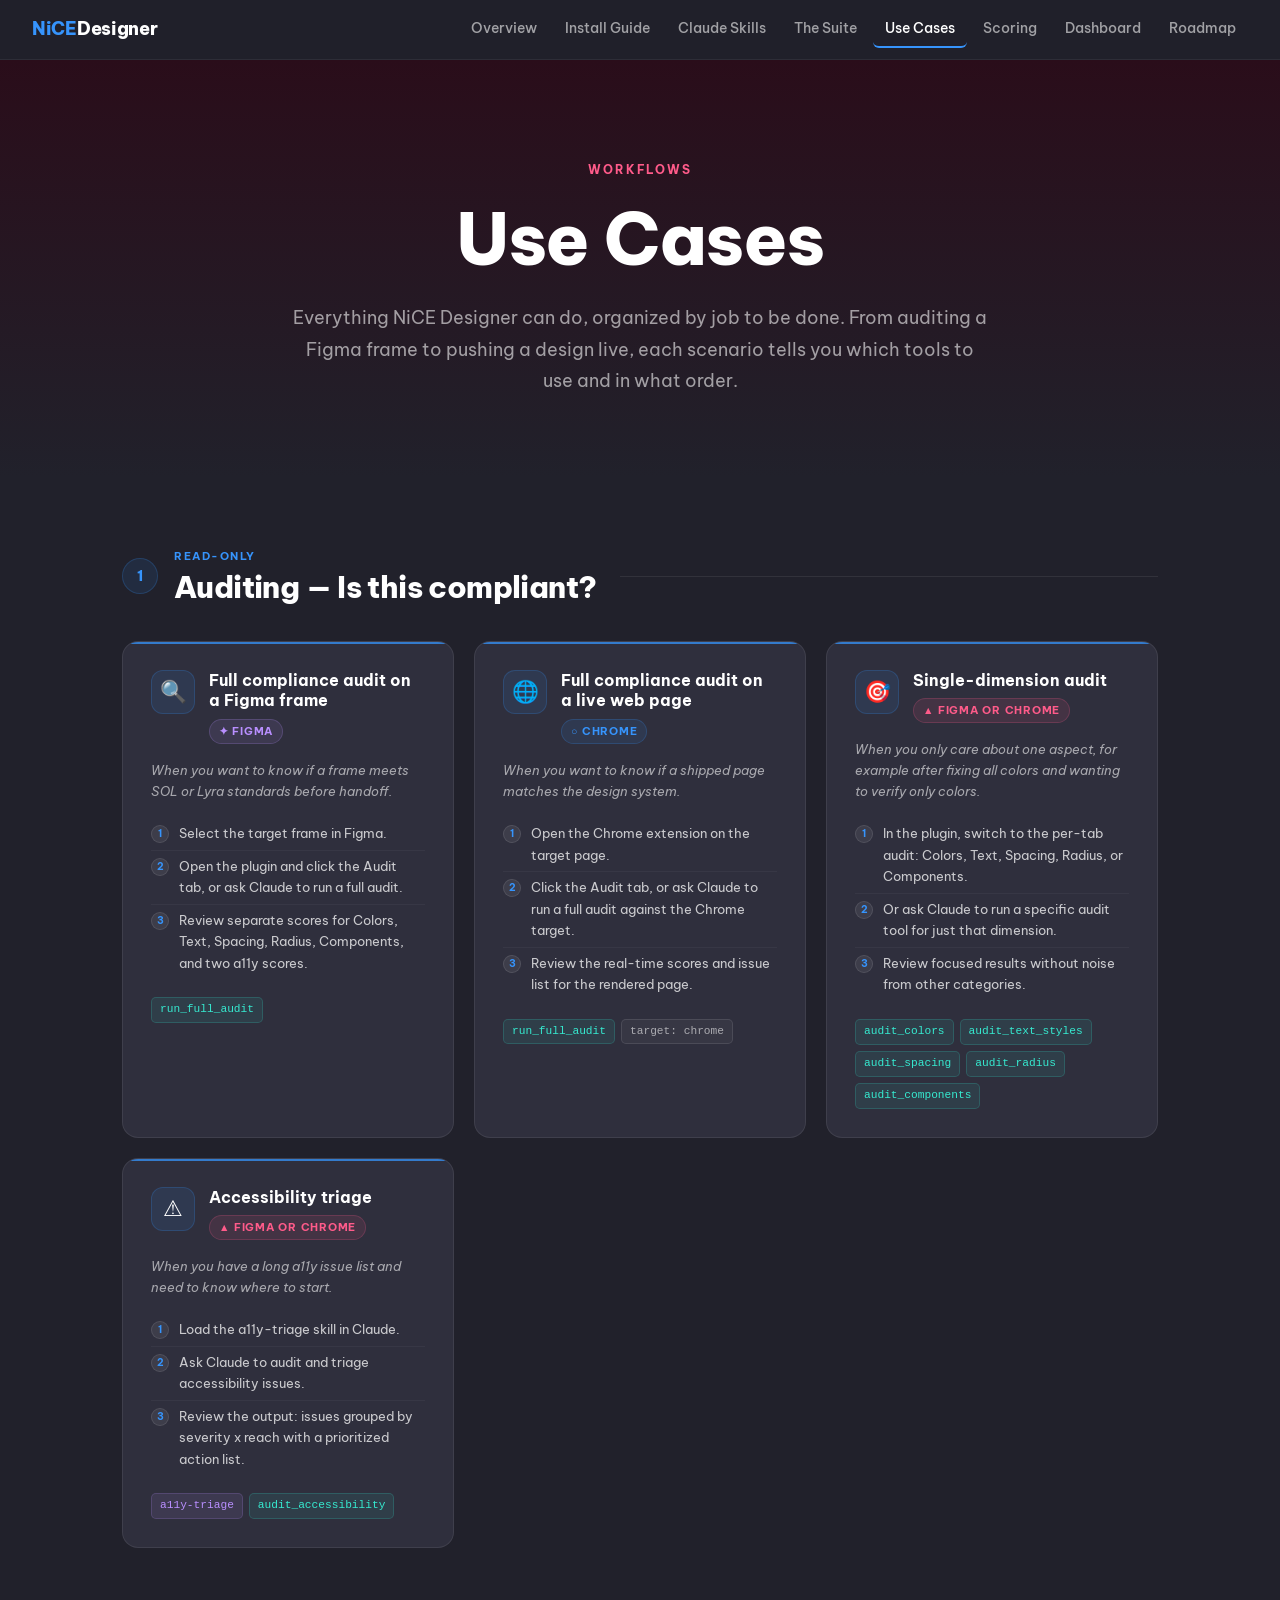
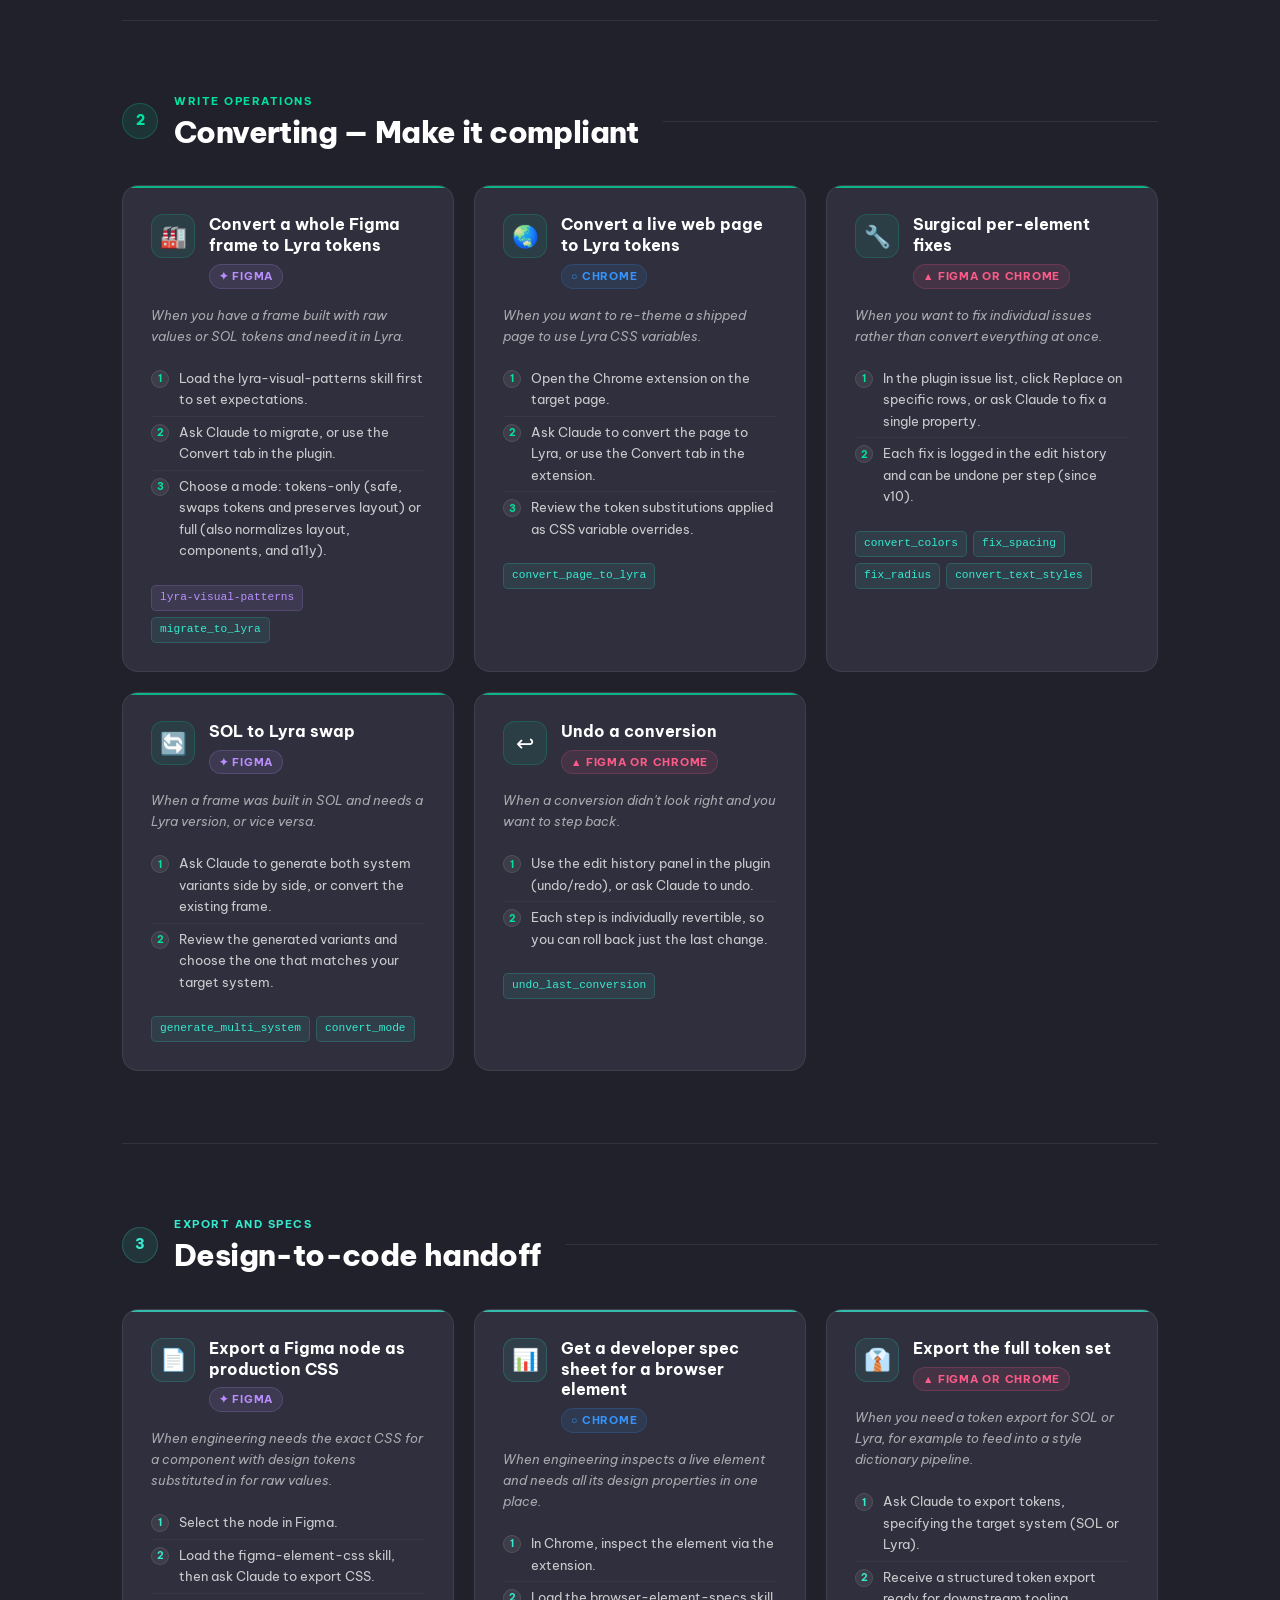
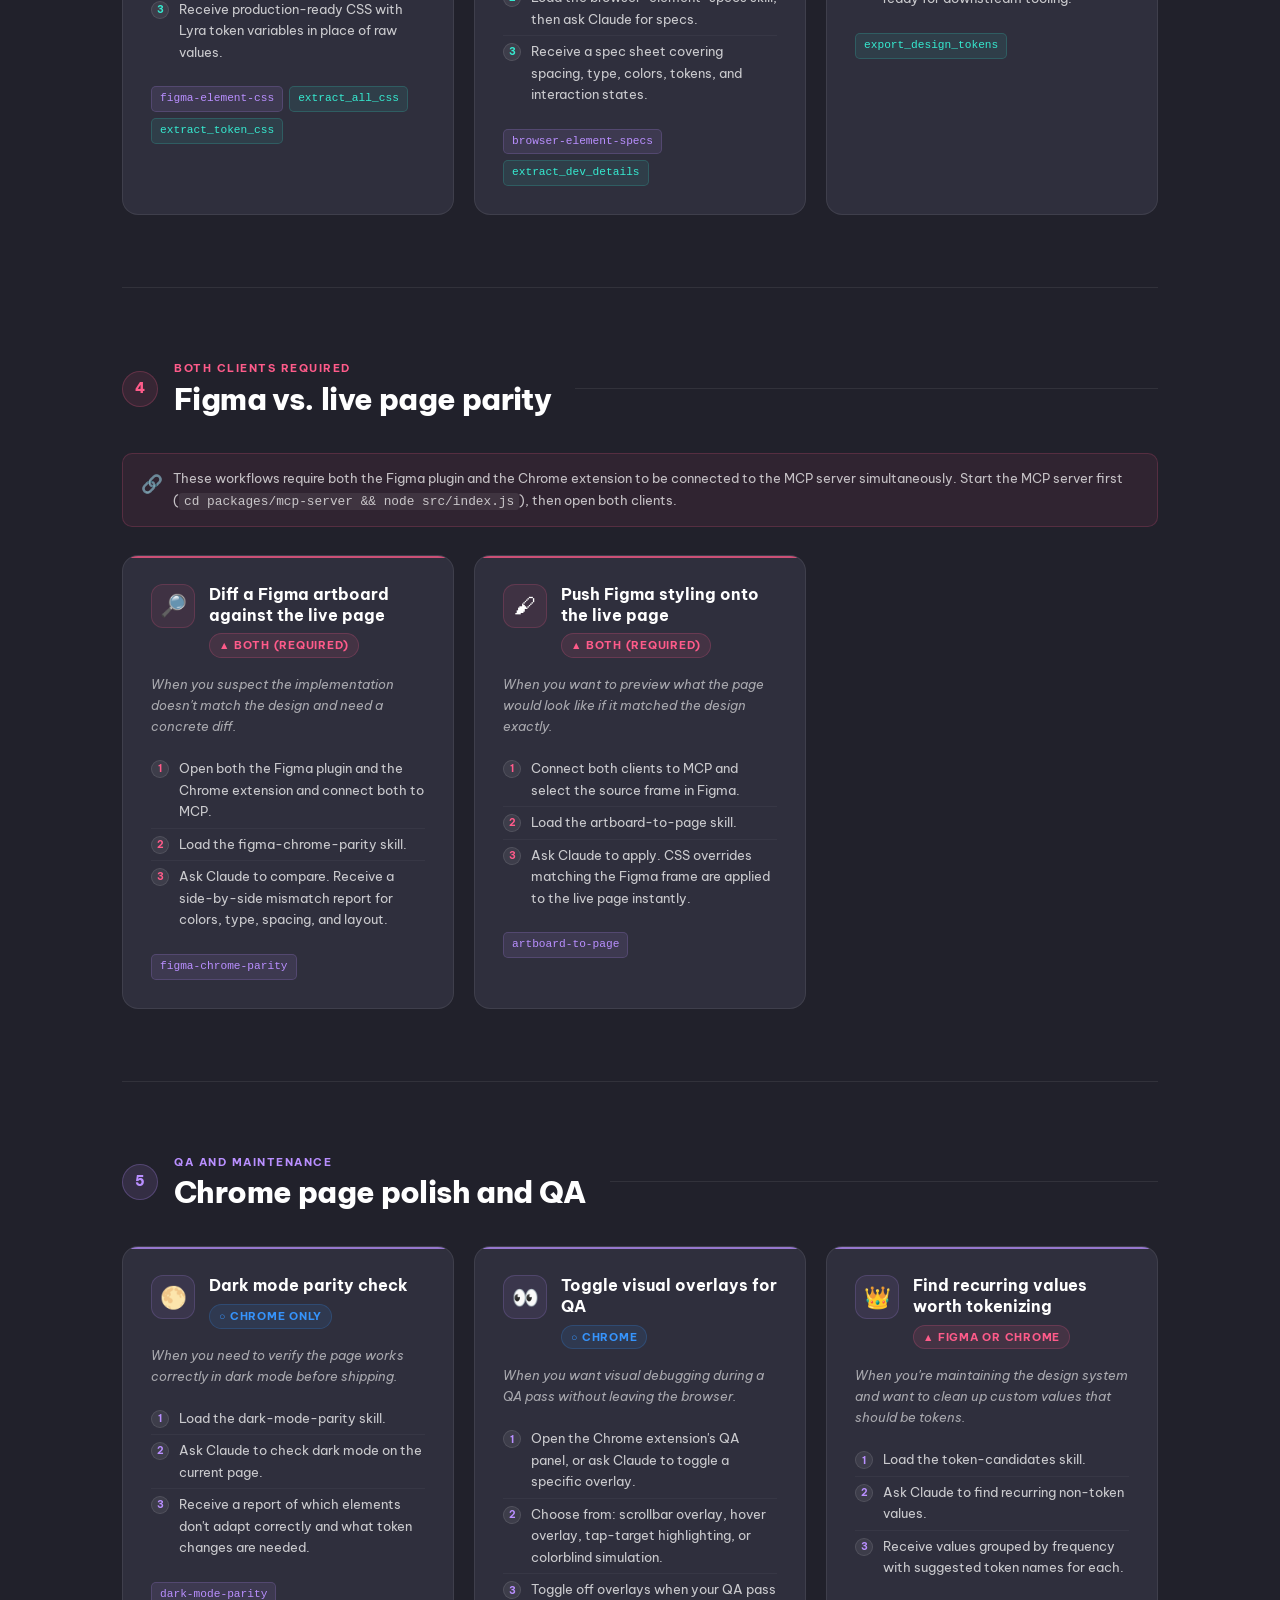
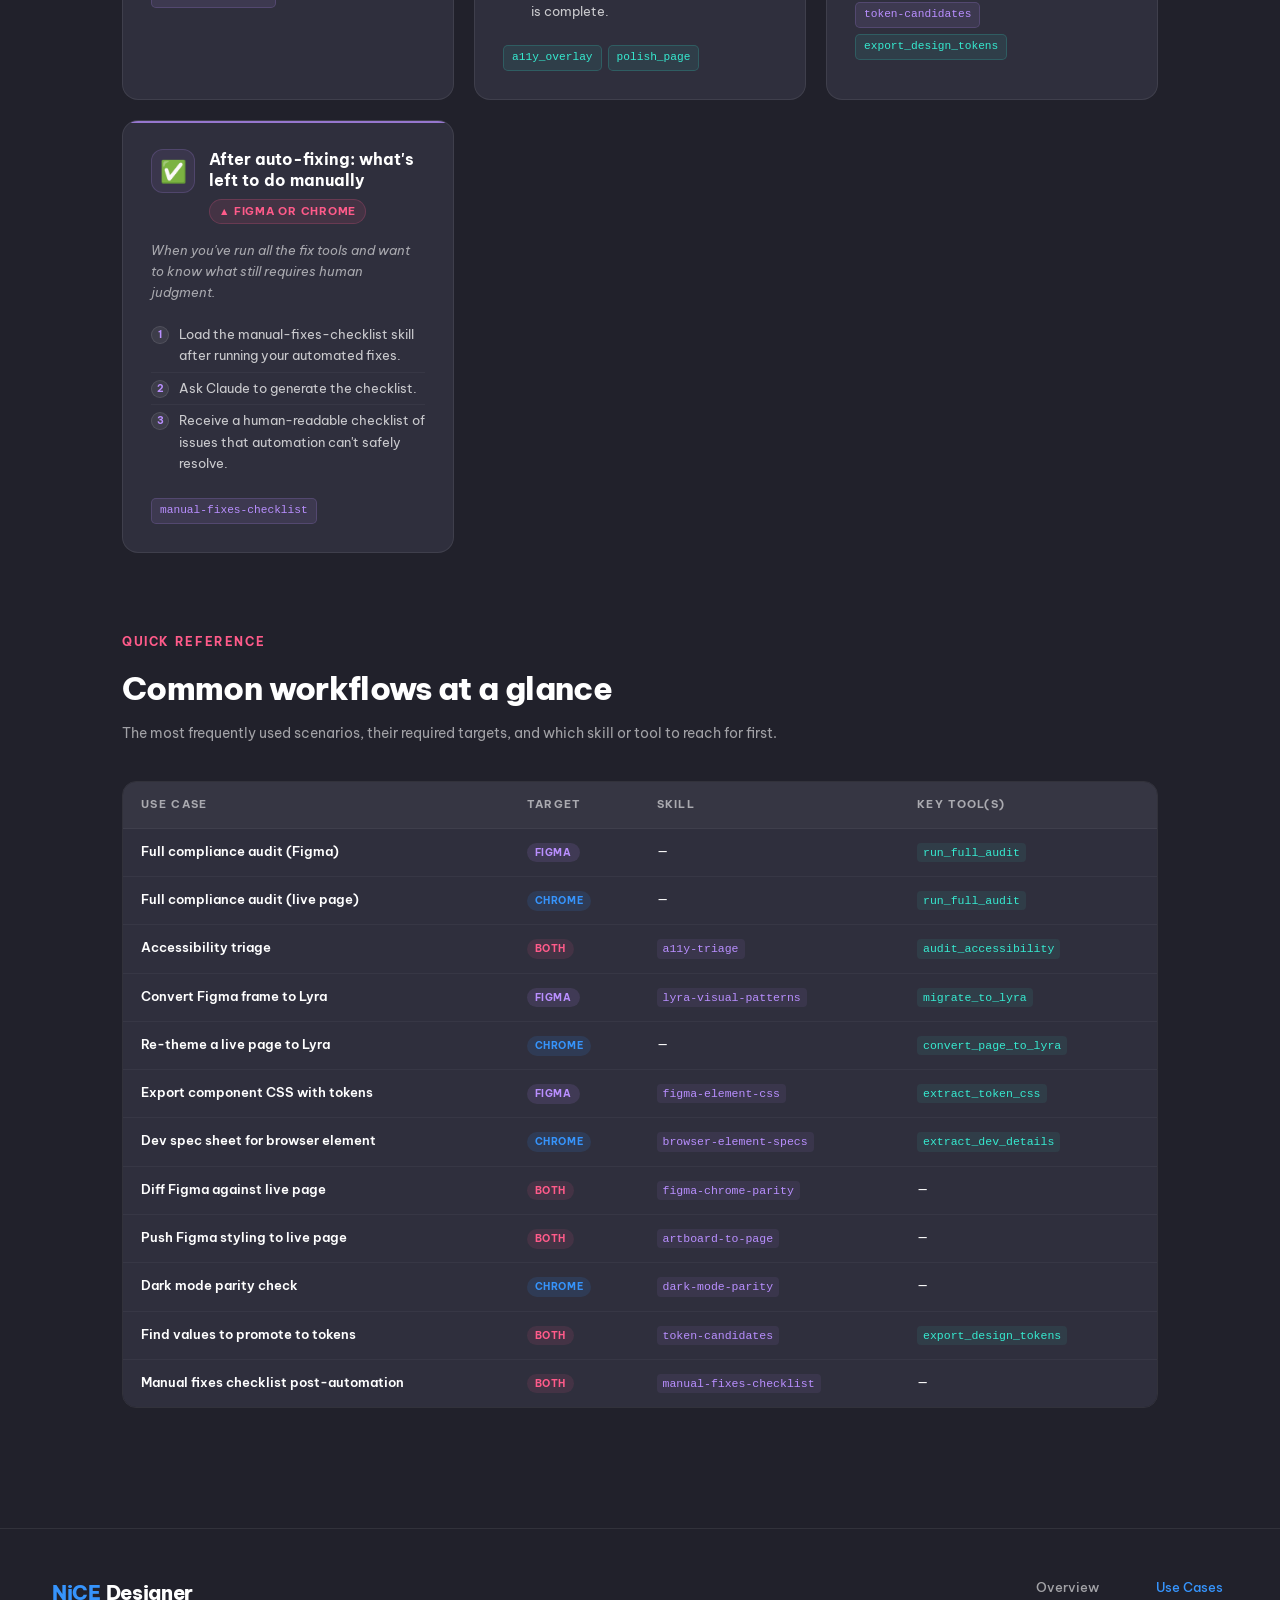
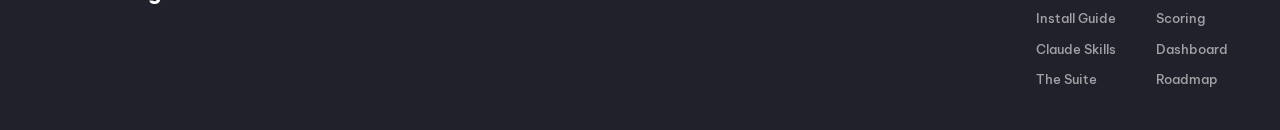
<file: use-cases.html>
<!DOCTYPE html>
<html lang="en">
<head>
  <meta charset="UTF-8" />
  <meta name="viewport" content="width=device-width, initial-scale=1.0" />
  <title>Use Cases - NiCE Designer</title>
  <link rel="preconnect" href="https://fonts.googleapis.com" />
  <link rel="preconnect" href="https://fonts.gstatic.com" crossorigin />
  <link href="https://fonts.googleapis.com/css2?family=Be+Vietnam+Pro:wght@300;400;500;600;700;800;900&display=swap" rel="stylesheet" />
  <link rel="stylesheet" href="theme.css" />
  <link rel="stylesheet" href="nice-effects.css" />
  <script src="nice-effects.js" defer></script>
  <style>
    body { line-height: 1.6; } /* page-specific */

    /* HERO */
    .hero {
      background: linear-gradient(to bottom, #2a0d1a, var(--bg));
      padding: 100px 32px 80px;
      text-align: center;
    }

    .hero-eyebrow {
      font-size: 0.75rem;
      font-weight: 700;
      letter-spacing: 0.15em;
      text-transform: uppercase;
      color: var(--coral);
      margin-bottom: 20px;
    }

    .hero-title {
      font-size: clamp(2.5rem, 6vw, 4.5rem);
      font-weight: 800;
      color: var(--text);
      line-height: 1.1;
      margin-bottom: 24px;
      letter-spacing: -0.02em;
    }

    .hero-subtitle {
      font-size: clamp(1rem, 2.5vw, 1.15rem);
      color: var(--secondary);
      max-width: 700px;
      margin: 0 auto;
      font-weight: 400;
      line-height: 1.7;
    }

    /* CATEGORY SECTION */
    .category-section {
      max-width: 1100px;
      margin: 0 auto;
      padding: 72px 32px 0;
    }

    .category-section:last-of-type { padding-bottom: 80px; }

    .category-header {
      display: flex;
      align-items: center;
      gap: 16px;
      margin-bottom: 36px;
    }

    .category-number {
      width: 36px;
      height: 36px;
      border-radius: 50%;
      display: flex;
      align-items: center;
      justify-content: center;
      font-size: 0.85rem;
      font-weight: 800;
      flex-shrink: 0;
      background: var(--cat-color-bg, rgba(54,148,252,0.12));
      color: var(--cat-color, var(--blue));
      border: 1px solid var(--cat-color-border, rgba(54,148,252,0.25));
    }

    .category-title-wrap {}

    .category-eyebrow {
      font-size: 0.68rem;
      font-weight: 700;
      letter-spacing: 0.14em;
      text-transform: uppercase;
      color: var(--cat-color, var(--blue));
      margin-bottom: 4px;
    }

    .category-title {
      font-size: clamp(1.4rem, 3vw, 1.9rem);
      font-weight: 800;
      color: var(--text);
      letter-spacing: -0.02em;
      line-height: 1.15;
    }

    .category-rule {
      flex: 1;
      height: 1px;
      background: var(--border);
      margin-left: 8px;
    }

    /* SCENARIO CARDS GRID */
    .scenarios-grid {
      display: grid;
      grid-template-columns: repeat(auto-fill, minmax(300px, 1fr));
      gap: 20px;
    }

    .scenario-card {
      background: var(--card);
      border: 1px solid var(--border);
      border-radius: 16px;
      padding: 28px;
      position: relative;
      overflow: hidden;
      transition: transform 0.22s, box-shadow 0.22s, border-color 0.22s;
    }

    .scenario-card::before {
      content: '';
      position: absolute;
      top: 0; left: 0; right: 0;
      height: 2px;
      background: var(--cat-color, var(--blue));
      opacity: 0.75;
    }

    .scenario-card:hover {
      transform: translateY(-3px);
      box-shadow: 0 16px 40px rgba(0,0,0,0.35);
      border-color: rgba(255,255,255,0.13);
    }

    .scenario-top {
      display: flex;
      align-items: flex-start;
      gap: 14px;
      margin-bottom: 16px;
    }

    .scenario-icon {
      width: 44px;
      height: 44px;
      border-radius: 12px;
      display: flex;
      align-items: center;
      justify-content: center;
      font-size: 1.35rem;
      flex-shrink: 0;
      background: var(--cat-color-bg, rgba(54,148,252,0.1));
      border: 1px solid var(--cat-color-border, rgba(54,148,252,0.18));
    }

    .scenario-title-block { flex: 1; min-width: 0; }

    .scenario-title {
      font-size: 1rem;
      font-weight: 700;
      color: var(--text);
      line-height: 1.3;
      margin-bottom: 6px;
    }

    .target-badge {
      display: inline-flex;
      align-items: center;
      gap: 5px;
      font-size: 0.66rem;
      font-weight: 700;
      letter-spacing: 0.07em;
      text-transform: uppercase;
      padding: 3px 9px;
      border-radius: 20px;
      border: 1px solid var(--border);
    }

    .target-badge.figma {
      background: rgba(185,143,255,0.1);
      color: var(--lyra);
      border-color: rgba(185,143,255,0.2);
    }
    .target-badge.chrome {
      background: rgba(54,148,252,0.1);
      color: var(--blue);
      border-color: rgba(54,148,252,0.2);
    }
    .target-badge.both {
      background: rgba(255,91,138,0.1);
      color: var(--coral);
      border-color: rgba(255,91,138,0.2);
    }

    .scenario-when {
      font-size: 0.82rem;
      color: var(--secondary);
      line-height: 1.6;
      margin-bottom: 16px;
      font-style: italic;
    }

    .scenario-steps {
      list-style: none;
      margin-bottom: 18px;
    }

    .scenario-steps li {
      display: flex;
      gap: 10px;
      align-items: flex-start;
      font-size: 0.84rem;
      color: rgba(255,255,255,0.75);
      line-height: 1.6;
      padding: 5px 0;
      border-bottom: 1px solid rgba(255,255,255,0.04);
    }
    .scenario-steps li:last-child { border-bottom: none; }

    .step-num {
      width: 18px;
      height: 18px;
      border-radius: 50%;
      background: rgba(255,255,255,0.07);
      border: 1px solid rgba(255,255,255,0.1);
      font-size: 0.62rem;
      font-weight: 700;
      display: flex;
      align-items: center;
      justify-content: center;
      flex-shrink: 0;
      margin-top: 2px;
      color: var(--cat-color, var(--blue));
    }

    .scenario-tags {
      display: flex;
      flex-wrap: wrap;
      gap: 6px;
    }

    .tag {
      font-family: 'SF Mono', 'Fira Code', monospace;
      font-size: 0.7rem;
      padding: 3px 8px;
      border-radius: 5px;
      border: 1px solid rgba(255,255,255,0.1);
      background: rgba(255,255,255,0.04);
      color: var(--secondary);
    }

    .tag.skill-tag {
      background: rgba(185,143,255,0.1);
      color: var(--lyra);
      border-color: rgba(185,143,255,0.18);
    }

    .tag.tool-tag {
      background: rgba(54,234,208,0.08);
      color: var(--teal);
      border-color: rgba(54,234,208,0.18);
    }

    /* QUICK REFERENCE TABLE */
    .table-section {
      max-width: 1100px;
      margin: 0 auto;
      padding: 80px 32px;
    }

    .table-section-label {
      font-size: 0.72rem;
      font-weight: 700;
      letter-spacing: 0.14em;
      text-transform: uppercase;
      color: var(--coral);
      margin-bottom: 12px;
    }

    .table-section-title {
      font-size: clamp(1.5rem, 3vw, 2rem);
      font-weight: 800;
      color: var(--text);
      letter-spacing: -0.02em;
      margin-bottom: 8px;
    }

    .table-section-sub {
      font-size: 0.9rem;
      color: var(--secondary);
      margin-bottom: 36px;
    }

    .ref-table-wrap {
      overflow-x: auto;
      border-radius: 14px;
      border: 1px solid var(--border);
    }

    .ref-table {
      width: 100%;
      border-collapse: collapse;
      font-size: 0.84rem;
      background: var(--card);
    }

    .ref-table th {
      text-align: left;
      padding: 14px 18px;
      font-size: 0.68rem;
      font-weight: 700;
      letter-spacing: 0.12em;
      text-transform: uppercase;
      color: var(--secondary);
      border-bottom: 1px solid var(--border);
      background: rgba(255,255,255,0.03);
      white-space: nowrap;
    }

    .ref-table td {
      padding: 13px 18px;
      border-bottom: 1px solid rgba(255,255,255,0.04);
      vertical-align: top;
      line-height: 1.5;
    }

    .ref-table tr:last-child td { border-bottom: none; }

    .ref-table tr:hover td { background: rgba(255,255,255,0.02); }

    .ref-table td:first-child {
      font-weight: 600;
      color: var(--text);
      min-width: 180px;
    }

    .ref-table td:nth-child(2) { min-width: 100px; }
    .ref-table td:nth-child(3) { min-width: 150px; }
    .ref-table td:nth-child(4) { min-width: 200px; }

    .tbl-badge {
      display: inline-block;
      font-size: 0.65rem;
      font-weight: 700;
      letter-spacing: 0.06em;
      text-transform: uppercase;
      padding: 2px 8px;
      border-radius: 20px;
    }
    .tbl-badge.figma { background: rgba(185,143,255,0.12); color: var(--lyra); }
    .tbl-badge.chrome { background: rgba(54,148,252,0.12); color: var(--blue); }
    .tbl-badge.both { background: rgba(255,91,138,0.1); color: var(--coral); }

    .tbl-skill {
      font-family: 'SF Mono', 'Fira Code', monospace;
      font-size: 0.72rem;
      color: var(--lyra);
      background: rgba(185,143,255,0.08);
      padding: 1px 6px;
      border-radius: 4px;
      display: inline-block;
      margin: 1px 2px 1px 0;
    }

    .tbl-tool {
      font-family: 'SF Mono', 'Fira Code', monospace;
      font-size: 0.72rem;
      color: var(--teal);
      background: rgba(54,234,208,0.07);
      padding: 1px 6px;
      border-radius: 4px;
      display: inline-block;
      margin: 1px 2px 1px 0;
    }

    /* DIVIDER */
    .section-divider {
      max-width: 1100px;
      margin: 0 auto;
      padding: 0 32px;
    }
    .section-divider hr {
      border: none;
      border-top: 1px solid var(--border);
    }

    /* SCROLL REVEAL */
    .reveal {
      opacity: 0;
      transform: translateY(24px);
      transition: opacity 0.55s ease, transform 0.55s ease;
    }
    .reveal.visible {
      opacity: 1;
      transform: translateY(0);
    }

    /* BOTH-CLIENTS NOTE */
    .both-note {
      display: flex;
      align-items: flex-start;
      gap: 10px;
      background: rgba(255,91,138,0.07);
      border: 1px solid rgba(255,91,138,0.18);
      border-radius: 10px;
      padding: 14px 18px;
      margin-bottom: 28px;
      font-size: 0.83rem;
      color: rgba(255,255,255,0.72);
      line-height: 1.65;
    }

    .both-note-icon {
      font-size: 1.1rem;
      flex-shrink: 0;
      margin-top: 1px;
    }

    /* RESPONSIVE */
    @media (max-width: 768px) {
      .category-section { padding: 52px 20px 0; }
      .table-section { padding: 60px 20px; }
      .hero { padding: 72px 20px 60px; }
      .section-divider { padding: 0 20px; }
      .scenarios-grid { grid-template-columns: 1fr; }
      .category-header { flex-wrap: wrap; }
      .category-rule { display: none; }
    }
  </style>
</head>
<body>

<!-- NAV -->
<nav class="site-nav" id="site-nav">
  <a href="./index.html" class="nav-logo">
    <span class="logo-nice">NiCE</span><span class="logo-designer"> Designer</span>
  </a>
  <div class="nav-links">
    <a href="./index.html" class="nav-link">Overview</a>
    <a href="./install-guide.html" class="nav-link">Install Guide</a>
    <a href="./claude-skills.html" class="nav-link">Claude Skills</a>
    <a href="./the-suite.html" class="nav-link">The Suite</a>
    <a href="./use-cases.html" class="nav-link active">Use Cases</a>
    <a href="./scoring.html" class="nav-link">Scoring</a>
    <a href="./dashboard.html" class="nav-link">Dashboard</a>
    <a href="./roadmap.html" class="nav-link">Roadmap</a>
  </div>
  <button class="nav-toggle" aria-label="Menu" id="nav-toggle">&#9776;</button>
</nav>

<!-- HERO -->
<header class="hero">
  <p class="hero-eyebrow">Workflows</p>
  <h1 class="hero-title">Use Cases</h1>
  <p class="hero-subtitle">Everything NiCE Designer can do, organized by job to be done. From auditing a Figma frame to pushing a design live, each scenario tells you which tools to use and in what order.</p>
</header>

<!-- CATEGORY 1: AUDITING -->
<section class="category-section" style="--cat-color: var(--blue); --cat-color-bg: rgba(54,148,252,0.1); --cat-color-border: rgba(54,148,252,0.2);">
  <div class="category-header reveal">
    <div class="category-number">1</div>
    <div class="category-title-wrap">
      <div class="category-eyebrow">Read-only</div>
      <h2 class="category-title">Auditing &mdash; Is this compliant?</h2>
    </div>
    <div class="category-rule"></div>
  </div>

  <div class="scenarios-grid">

    <!-- 1a -->
    <article class="scenario-card reveal">
      <div class="scenario-top">
        <div class="scenario-icon">&#128269;</div>
        <div class="scenario-title-block">
          <h3 class="scenario-title">Full compliance audit on a Figma frame</h3>
          <span class="target-badge figma">&#10022; Figma</span>
        </div>
      </div>
      <p class="scenario-when">When you want to know if a frame meets SOL or Lyra standards before handoff.</p>
      <ol class="scenario-steps" role="list">
        <li><span class="step-num">1</span><span>Select the target frame in Figma.</span></li>
        <li><span class="step-num">2</span><span>Open the plugin and click the Audit tab, or ask Claude to run a full audit.</span></li>
        <li><span class="step-num">3</span><span>Review separate scores for Colors, Text, Spacing, Radius, Components, and two a11y scores.</span></li>
      </ol>
      <div class="scenario-tags">
        <span class="tag tool-tag">run_full_audit</span>
      </div>
    </article>

    <!-- 1b -->
    <article class="scenario-card reveal">
      <div class="scenario-top">
        <div class="scenario-icon">&#127760;</div>
        <div class="scenario-title-block">
          <h3 class="scenario-title">Full compliance audit on a live web page</h3>
          <span class="target-badge chrome">&#9675; Chrome</span>
        </div>
      </div>
      <p class="scenario-when">When you want to know if a shipped page matches the design system.</p>
      <ol class="scenario-steps" role="list">
        <li><span class="step-num">1</span><span>Open the Chrome extension on the target page.</span></li>
        <li><span class="step-num">2</span><span>Click the Audit tab, or ask Claude to run a full audit against the Chrome target.</span></li>
        <li><span class="step-num">3</span><span>Review the real-time scores and issue list for the rendered page.</span></li>
      </ol>
      <div class="scenario-tags">
        <span class="tag tool-tag">run_full_audit</span>
        <span class="tag">target: chrome</span>
      </div>
    </article>

    <!-- 1c -->
    <article class="scenario-card reveal">
      <div class="scenario-top">
        <div class="scenario-icon">&#127919;</div>
        <div class="scenario-title-block">
          <h3 class="scenario-title">Single-dimension audit</h3>
          <span class="target-badge both">&#9650; Figma or Chrome</span>
        </div>
      </div>
      <p class="scenario-when">When you only care about one aspect, for example after fixing all colors and wanting to verify only colors.</p>
      <ol class="scenario-steps" role="list">
        <li><span class="step-num">1</span><span>In the plugin, switch to the per-tab audit: Colors, Text, Spacing, Radius, or Components.</span></li>
        <li><span class="step-num">2</span><span>Or ask Claude to run a specific audit tool for just that dimension.</span></li>
        <li><span class="step-num">3</span><span>Review focused results without noise from other categories.</span></li>
      </ol>
      <div class="scenario-tags">
        <span class="tag tool-tag">audit_colors</span>
        <span class="tag tool-tag">audit_text_styles</span>
        <span class="tag tool-tag">audit_spacing</span>
        <span class="tag tool-tag">audit_radius</span>
        <span class="tag tool-tag">audit_components</span>
      </div>
    </article>

    <!-- 1d -->
    <article class="scenario-card reveal">
      <div class="scenario-top">
        <div class="scenario-icon">&#9888;</div>
        <div class="scenario-title-block">
          <h3 class="scenario-title">Accessibility triage</h3>
          <span class="target-badge both">&#9650; Figma or Chrome</span>
        </div>
      </div>
      <p class="scenario-when">When you have a long a11y issue list and need to know where to start.</p>
      <ol class="scenario-steps" role="list">
        <li><span class="step-num">1</span><span>Load the a11y-triage skill in Claude.</span></li>
        <li><span class="step-num">2</span><span>Ask Claude to audit and triage accessibility issues.</span></li>
        <li><span class="step-num">3</span><span>Review the output: issues grouped by severity x reach with a prioritized action list.</span></li>
      </ol>
      <div class="scenario-tags">
        <span class="tag skill-tag">a11y-triage</span>
        <span class="tag tool-tag">audit_accessibility</span>
      </div>
    </article>

  </div>
</section>

<div class="section-divider" style="margin-top: 72px;"><hr /></div>

<!-- CATEGORY 2: CONVERTING -->
<section class="category-section" style="--cat-color: var(--emerald); --cat-color-bg: rgba(0,226,160,0.08); --cat-color-border: rgba(0,226,160,0.2);">
  <div class="category-header reveal">
    <div class="category-number" style="background: rgba(0,226,160,0.1); color: var(--emerald); border-color: rgba(0,226,160,0.22);">2</div>
    <div class="category-title-wrap">
      <div class="category-eyebrow" style="color: var(--emerald);">Write operations</div>
      <h2 class="category-title">Converting &mdash; Make it compliant</h2>
    </div>
    <div class="category-rule"></div>
  </div>

  <div class="scenarios-grid">

    <!-- 2a -->
    <article class="scenario-card reveal" style="--cat-color: var(--emerald); --cat-color-bg: rgba(0,226,160,0.08); --cat-color-border: rgba(0,226,160,0.18);">
      <div class="scenario-top">
        <div class="scenario-icon" style="background: rgba(0,226,160,0.08); border-color: rgba(0,226,160,0.18);">&#127981;</div>
        <div class="scenario-title-block">
          <h3 class="scenario-title">Convert a whole Figma frame to Lyra tokens</h3>
          <span class="target-badge figma">&#10022; Figma</span>
        </div>
      </div>
      <p class="scenario-when">When you have a frame built with raw values or SOL tokens and need it in Lyra.</p>
      <ol class="scenario-steps" role="list">
        <li><span class="step-num" style="color: var(--emerald);">1</span><span>Load the lyra-visual-patterns skill first to set expectations.</span></li>
        <li><span class="step-num" style="color: var(--emerald);">2</span><span>Ask Claude to migrate, or use the Convert tab in the plugin.</span></li>
        <li><span class="step-num" style="color: var(--emerald);">3</span><span>Choose a mode: tokens-only (safe, swaps tokens and preserves layout) or full (also normalizes layout, components, and a11y).</span></li>
      </ol>
      <div class="scenario-tags">
        <span class="tag skill-tag">lyra-visual-patterns</span>
        <span class="tag tool-tag">migrate_to_lyra</span>
      </div>
    </article>

    <!-- 2b -->
    <article class="scenario-card reveal" style="--cat-color: var(--emerald); --cat-color-bg: rgba(0,226,160,0.08); --cat-color-border: rgba(0,226,160,0.18);">
      <div class="scenario-top">
        <div class="scenario-icon" style="background: rgba(0,226,160,0.08); border-color: rgba(0,226,160,0.18);">&#127759;</div>
        <div class="scenario-title-block">
          <h3 class="scenario-title">Convert a live web page to Lyra tokens</h3>
          <span class="target-badge chrome">&#9675; Chrome</span>
        </div>
      </div>
      <p class="scenario-when">When you want to re-theme a shipped page to use Lyra CSS variables.</p>
      <ol class="scenario-steps" role="list">
        <li><span class="step-num" style="color: var(--emerald);">1</span><span>Open the Chrome extension on the target page.</span></li>
        <li><span class="step-num" style="color: var(--emerald);">2</span><span>Ask Claude to convert the page to Lyra, or use the Convert tab in the extension.</span></li>
        <li><span class="step-num" style="color: var(--emerald);">3</span><span>Review the token substitutions applied as CSS variable overrides.</span></li>
      </ol>
      <div class="scenario-tags">
        <span class="tag tool-tag">convert_page_to_lyra</span>
      </div>
    </article>

    <!-- 2c -->
    <article class="scenario-card reveal" style="--cat-color: var(--emerald); --cat-color-bg: rgba(0,226,160,0.08); --cat-color-border: rgba(0,226,160,0.18);">
      <div class="scenario-top">
        <div class="scenario-icon" style="background: rgba(0,226,160,0.08); border-color: rgba(0,226,160,0.18);">&#128295;</div>
        <div class="scenario-title-block">
          <h3 class="scenario-title">Surgical per-element fixes</h3>
          <span class="target-badge both">&#9650; Figma or Chrome</span>
        </div>
      </div>
      <p class="scenario-when">When you want to fix individual issues rather than convert everything at once.</p>
      <ol class="scenario-steps" role="list">
        <li><span class="step-num" style="color: var(--emerald);">1</span><span>In the plugin issue list, click Replace on specific rows, or ask Claude to fix a single property.</span></li>
        <li><span class="step-num" style="color: var(--emerald);">2</span><span>Each fix is logged in the edit history and can be undone per step (since v10).</span></li>
      </ol>
      <div class="scenario-tags">
        <span class="tag tool-tag">convert_colors</span>
        <span class="tag tool-tag">fix_spacing</span>
        <span class="tag tool-tag">fix_radius</span>
        <span class="tag tool-tag">convert_text_styles</span>
      </div>
    </article>

    <!-- 2d -->
    <article class="scenario-card reveal" style="--cat-color: var(--emerald); --cat-color-bg: rgba(0,226,160,0.08); --cat-color-border: rgba(0,226,160,0.18);">
      <div class="scenario-top">
        <div class="scenario-icon" style="background: rgba(0,226,160,0.08); border-color: rgba(0,226,160,0.18);">&#128260;</div>
        <div class="scenario-title-block">
          <h3 class="scenario-title">SOL to Lyra swap</h3>
          <span class="target-badge figma">&#10022; Figma</span>
        </div>
      </div>
      <p class="scenario-when">When a frame was built in SOL and needs a Lyra version, or vice versa.</p>
      <ol class="scenario-steps" role="list">
        <li><span class="step-num" style="color: var(--emerald);">1</span><span>Ask Claude to generate both system variants side by side, or convert the existing frame.</span></li>
        <li><span class="step-num" style="color: var(--emerald);">2</span><span>Review the generated variants and choose the one that matches your target system.</span></li>
      </ol>
      <div class="scenario-tags">
        <span class="tag tool-tag">generate_multi_system</span>
        <span class="tag tool-tag">convert_mode</span>
      </div>
    </article>

    <!-- 2e -->
    <article class="scenario-card reveal" style="--cat-color: var(--emerald); --cat-color-bg: rgba(0,226,160,0.08); --cat-color-border: rgba(0,226,160,0.18);">
      <div class="scenario-top">
        <div class="scenario-icon" style="background: rgba(0,226,160,0.08); border-color: rgba(0,226,160,0.18);">&#8617;</div>
        <div class="scenario-title-block">
          <h3 class="scenario-title">Undo a conversion</h3>
          <span class="target-badge both">&#9650; Figma or Chrome</span>
        </div>
      </div>
      <p class="scenario-when">When a conversion didn't look right and you want to step back.</p>
      <ol class="scenario-steps" role="list">
        <li><span class="step-num" style="color: var(--emerald);">1</span><span>Use the edit history panel in the plugin (undo/redo), or ask Claude to undo.</span></li>
        <li><span class="step-num" style="color: var(--emerald);">2</span><span>Each step is individually revertible, so you can roll back just the last change.</span></li>
      </ol>
      <div class="scenario-tags">
        <span class="tag tool-tag">undo_last_conversion</span>
      </div>
    </article>

  </div>
</section>

<div class="section-divider" style="margin-top: 72px;"><hr /></div>

<!-- CATEGORY 3: HANDOFF -->
<section class="category-section" style="--cat-color: var(--teal); --cat-color-bg: rgba(54,234,208,0.08); --cat-color-border: rgba(54,234,208,0.2);">
  <div class="category-header reveal">
    <div class="category-number" style="background: rgba(54,234,208,0.1); color: var(--teal); border-color: rgba(54,234,208,0.22);">3</div>
    <div class="category-title-wrap">
      <div class="category-eyebrow" style="color: var(--teal);">Export and specs</div>
      <h2 class="category-title">Design-to-code handoff</h2>
    </div>
    <div class="category-rule"></div>
  </div>

  <div class="scenarios-grid">

    <!-- 3a -->
    <article class="scenario-card reveal" style="--cat-color: var(--teal); --cat-color-bg: rgba(54,234,208,0.08); --cat-color-border: rgba(54,234,208,0.18);">
      <div class="scenario-top">
        <div class="scenario-icon" style="background: rgba(54,234,208,0.08); border-color: rgba(54,234,208,0.18);">&#128196;</div>
        <div class="scenario-title-block">
          <h3 class="scenario-title">Export a Figma node as production CSS</h3>
          <span class="target-badge figma">&#10022; Figma</span>
        </div>
      </div>
      <p class="scenario-when">When engineering needs the exact CSS for a component with design tokens substituted in for raw values.</p>
      <ol class="scenario-steps" role="list">
        <li><span class="step-num" style="color: var(--teal);">1</span><span>Select the node in Figma.</span></li>
        <li><span class="step-num" style="color: var(--teal);">2</span><span>Load the figma-element-css skill, then ask Claude to export CSS.</span></li>
        <li><span class="step-num" style="color: var(--teal);">3</span><span>Receive production-ready CSS with Lyra token variables in place of raw values.</span></li>
      </ol>
      <div class="scenario-tags">
        <span class="tag skill-tag">figma-element-css</span>
        <span class="tag tool-tag">extract_all_css</span>
        <span class="tag tool-tag">extract_token_css</span>
      </div>
    </article>

    <!-- 3b -->
    <article class="scenario-card reveal" style="--cat-color: var(--teal); --cat-color-bg: rgba(54,234,208,0.08); --cat-color-border: rgba(54,234,208,0.18);">
      <div class="scenario-top">
        <div class="scenario-icon" style="background: rgba(54,234,208,0.08); border-color: rgba(54,234,208,0.18);">&#128202;</div>
        <div class="scenario-title-block">
          <h3 class="scenario-title">Get a developer spec sheet for a browser element</h3>
          <span class="target-badge chrome">&#9675; Chrome</span>
        </div>
      </div>
      <p class="scenario-when">When engineering inspects a live element and needs all its design properties in one place.</p>
      <ol class="scenario-steps" role="list">
        <li><span class="step-num" style="color: var(--teal);">1</span><span>In Chrome, inspect the element via the extension.</span></li>
        <li><span class="step-num" style="color: var(--teal);">2</span><span>Load the browser-element-specs skill, then ask Claude for specs.</span></li>
        <li><span class="step-num" style="color: var(--teal);">3</span><span>Receive a spec sheet covering spacing, type, colors, tokens, and interaction states.</span></li>
      </ol>
      <div class="scenario-tags">
        <span class="tag skill-tag">browser-element-specs</span>
        <span class="tag tool-tag">extract_dev_details</span>
      </div>
    </article>

    <!-- 3c -->
    <article class="scenario-card reveal" style="--cat-color: var(--teal); --cat-color-bg: rgba(54,234,208,0.08); --cat-color-border: rgba(54,234,208,0.18);">
      <div class="scenario-top">
        <div class="scenario-icon" style="background: rgba(54,234,208,0.08); border-color: rgba(54,234,208,0.18);">&#128084;</div>
        <div class="scenario-title-block">
          <h3 class="scenario-title">Export the full token set</h3>
          <span class="target-badge both">&#9650; Figma or Chrome</span>
        </div>
      </div>
      <p class="scenario-when">When you need a token export for SOL or Lyra, for example to feed into a style dictionary pipeline.</p>
      <ol class="scenario-steps" role="list">
        <li><span class="step-num" style="color: var(--teal);">1</span><span>Ask Claude to export tokens, specifying the target system (SOL or Lyra).</span></li>
        <li><span class="step-num" style="color: var(--teal);">2</span><span>Receive a structured token export ready for downstream tooling.</span></li>
      </ol>
      <div class="scenario-tags">
        <span class="tag tool-tag">export_design_tokens</span>
      </div>
    </article>

  </div>
</section>

<div class="section-divider" style="margin-top: 72px;"><hr /></div>

<!-- CATEGORY 4: PARITY -->
<section class="category-section" style="--cat-color: var(--coral); --cat-color-bg: rgba(255,91,138,0.08); --cat-color-border: rgba(255,91,138,0.2);">
  <div class="category-header reveal">
    <div class="category-number" style="background: rgba(255,91,138,0.1); color: var(--coral); border-color: rgba(255,91,138,0.22);">4</div>
    <div class="category-title-wrap">
      <div class="category-eyebrow" style="color: var(--coral);">Both clients required</div>
      <h2 class="category-title">Figma vs. live page parity</h2>
    </div>
    <div class="category-rule"></div>
  </div>

  <div class="both-note reveal">
    <span class="both-note-icon">&#128279;</span>
    <span>These workflows require both the Figma plugin and the Chrome extension to be connected to the MCP server simultaneously. Start the MCP server first (<code style="font-family: monospace; font-size: 0.8rem; background: rgba(255,255,255,0.07); padding: 1px 5px; border-radius: 3px;">cd packages/mcp-server &amp;&amp; node src/index.js</code>), then open both clients.</span>
  </div>

  <div class="scenarios-grid">

    <!-- 4a -->
    <article class="scenario-card reveal" style="--cat-color: var(--coral); --cat-color-bg: rgba(255,91,138,0.08); --cat-color-border: rgba(255,91,138,0.18);">
      <div class="scenario-top">
        <div class="scenario-icon" style="background: rgba(255,91,138,0.08); border-color: rgba(255,91,138,0.18);">&#128270;</div>
        <div class="scenario-title-block">
          <h3 class="scenario-title">Diff a Figma artboard against the live page</h3>
          <span class="target-badge both">&#9650; Both (required)</span>
        </div>
      </div>
      <p class="scenario-when">When you suspect the implementation doesn't match the design and need a concrete diff.</p>
      <ol class="scenario-steps" role="list">
        <li><span class="step-num" style="color: var(--coral);">1</span><span>Open both the Figma plugin and the Chrome extension and connect both to MCP.</span></li>
        <li><span class="step-num" style="color: var(--coral);">2</span><span>Load the figma-chrome-parity skill.</span></li>
        <li><span class="step-num" style="color: var(--coral);">3</span><span>Ask Claude to compare. Receive a side-by-side mismatch report for colors, type, spacing, and layout.</span></li>
      </ol>
      <div class="scenario-tags">
        <span class="tag skill-tag">figma-chrome-parity</span>
      </div>
    </article>

    <!-- 4b -->
    <article class="scenario-card reveal" style="--cat-color: var(--coral); --cat-color-bg: rgba(255,91,138,0.08); --cat-color-border: rgba(255,91,138,0.18);">
      <div class="scenario-top">
        <div class="scenario-icon" style="background: rgba(255,91,138,0.08); border-color: rgba(255,91,138,0.18);">&#128396;</div>
        <div class="scenario-title-block">
          <h3 class="scenario-title">Push Figma styling onto the live page</h3>
          <span class="target-badge both">&#9650; Both (required)</span>
        </div>
      </div>
      <p class="scenario-when">When you want to preview what the page would look like if it matched the design exactly.</p>
      <ol class="scenario-steps" role="list">
        <li><span class="step-num" style="color: var(--coral);">1</span><span>Connect both clients to MCP and select the source frame in Figma.</span></li>
        <li><span class="step-num" style="color: var(--coral);">2</span><span>Load the artboard-to-page skill.</span></li>
        <li><span class="step-num" style="color: var(--coral);">3</span><span>Ask Claude to apply. CSS overrides matching the Figma frame are applied to the live page instantly.</span></li>
      </ol>
      <div class="scenario-tags">
        <span class="tag skill-tag">artboard-to-page</span>
      </div>
    </article>

  </div>
</section>

<div class="section-divider" style="margin-top: 72px;"><hr /></div>

<!-- CATEGORY 5: CHROME POLISH -->
<section class="category-section" style="--cat-color: var(--lyra); --cat-color-bg: rgba(97,0,255,0.1); --cat-color-border: rgba(97,0,255,0.22);">
  <div class="category-header reveal">
    <div class="category-number" style="background: rgba(185,143,255,0.12); color: var(--lyra); border-color: rgba(185,143,255,0.25);">5</div>
    <div class="category-title-wrap">
      <div class="category-eyebrow" style="color: var(--lyra);">QA and maintenance</div>
      <h2 class="category-title">Chrome page polish and QA</h2>
    </div>
    <div class="category-rule"></div>
  </div>

  <div class="scenarios-grid">

    <!-- 5a -->
    <article class="scenario-card reveal" style="--cat-color: var(--lyra); --cat-color-bg: rgba(185,143,255,0.08); --cat-color-border: rgba(185,143,255,0.18);">
      <div class="scenario-top">
        <div class="scenario-icon" style="background: rgba(185,143,255,0.08); border-color: rgba(185,143,255,0.18);">&#127765;</div>
        <div class="scenario-title-block">
          <h3 class="scenario-title">Dark mode parity check</h3>
          <span class="target-badge chrome">&#9675; Chrome only</span>
        </div>
      </div>
      <p class="scenario-when">When you need to verify the page works correctly in dark mode before shipping.</p>
      <ol class="scenario-steps" role="list">
        <li><span class="step-num" style="color: var(--lyra);">1</span><span>Load the dark-mode-parity skill.</span></li>
        <li><span class="step-num" style="color: var(--lyra);">2</span><span>Ask Claude to check dark mode on the current page.</span></li>
        <li><span class="step-num" style="color: var(--lyra);">3</span><span>Receive a report of which elements don't adapt correctly and what token changes are needed.</span></li>
      </ol>
      <div class="scenario-tags">
        <span class="tag skill-tag">dark-mode-parity</span>
      </div>
    </article>

    <!-- 5b -->
    <article class="scenario-card reveal" style="--cat-color: var(--lyra); --cat-color-bg: rgba(185,143,255,0.08); --cat-color-border: rgba(185,143,255,0.18);">
      <div class="scenario-top">
        <div class="scenario-icon" style="background: rgba(185,143,255,0.08); border-color: rgba(185,143,255,0.18);">&#128064;</div>
        <div class="scenario-title-block">
          <h3 class="scenario-title">Toggle visual overlays for QA</h3>
          <span class="target-badge chrome">&#9675; Chrome</span>
        </div>
      </div>
      <p class="scenario-when">When you want visual debugging during a QA pass without leaving the browser.</p>
      <ol class="scenario-steps" role="list">
        <li><span class="step-num" style="color: var(--lyra);">1</span><span>Open the Chrome extension's QA panel, or ask Claude to toggle a specific overlay.</span></li>
        <li><span class="step-num" style="color: var(--lyra);">2</span><span>Choose from: scrollbar overlay, hover overlay, tap-target highlighting, or colorblind simulation.</span></li>
        <li><span class="step-num" style="color: var(--lyra);">3</span><span>Toggle off overlays when your QA pass is complete.</span></li>
      </ol>
      <div class="scenario-tags">
        <span class="tag tool-tag">a11y_overlay</span>
        <span class="tag tool-tag">polish_page</span>
      </div>
    </article>

    <!-- 5c -->
    <article class="scenario-card reveal" style="--cat-color: var(--lyra); --cat-color-bg: rgba(185,143,255,0.08); --cat-color-border: rgba(185,143,255,0.18);">
      <div class="scenario-top">
        <div class="scenario-icon" style="background: rgba(185,143,255,0.08); border-color: rgba(185,143,255,0.18);">&#128081;</div>
        <div class="scenario-title-block">
          <h3 class="scenario-title">Find recurring values worth tokenizing</h3>
          <span class="target-badge both">&#9650; Figma or Chrome</span>
        </div>
      </div>
      <p class="scenario-when">When you're maintaining the design system and want to clean up custom values that should be tokens.</p>
      <ol class="scenario-steps" role="list">
        <li><span class="step-num" style="color: var(--lyra);">1</span><span>Load the token-candidates skill.</span></li>
        <li><span class="step-num" style="color: var(--lyra);">2</span><span>Ask Claude to find recurring non-token values.</span></li>
        <li><span class="step-num" style="color: var(--lyra);">3</span><span>Receive values grouped by frequency with suggested token names for each.</span></li>
      </ol>
      <div class="scenario-tags">
        <span class="tag skill-tag">token-candidates</span>
        <span class="tag tool-tag">export_design_tokens</span>
      </div>
    </article>

    <!-- 5d -->
    <article class="scenario-card reveal" style="--cat-color: var(--lyra); --cat-color-bg: rgba(185,143,255,0.08); --cat-color-border: rgba(185,143,255,0.18);">
      <div class="scenario-top">
        <div class="scenario-icon" style="background: rgba(185,143,255,0.08); border-color: rgba(185,143,255,0.18);">&#9989;</div>
        <div class="scenario-title-block">
          <h3 class="scenario-title">After auto-fixing: what's left to do manually</h3>
          <span class="target-badge both">&#9650; Figma or Chrome</span>
        </div>
      </div>
      <p class="scenario-when">When you've run all the fix tools and want to know what still requires human judgment.</p>
      <ol class="scenario-steps" role="list">
        <li><span class="step-num" style="color: var(--lyra);">1</span><span>Load the manual-fixes-checklist skill after running your automated fixes.</span></li>
        <li><span class="step-num" style="color: var(--lyra);">2</span><span>Ask Claude to generate the checklist.</span></li>
        <li><span class="step-num" style="color: var(--lyra);">3</span><span>Receive a human-readable checklist of issues that automation can't safely resolve.</span></li>
      </ol>
      <div class="scenario-tags">
        <span class="tag skill-tag">manual-fixes-checklist</span>
      </div>
    </article>

  </div>
</section>

<!-- QUICK REFERENCE TABLE -->
<section class="table-section">
  <div class="reveal">
    <p class="table-section-label">Quick Reference</p>
    <h2 class="table-section-title">Common workflows at a glance</h2>
    <p class="table-section-sub">The most frequently used scenarios, their required targets, and which skill or tool to reach for first.</p>
  </div>

  <div class="ref-table-wrap reveal">
    <table class="ref-table">
      <thead>
        <tr>
          <th>Use Case</th>
          <th>Target</th>
          <th>Skill</th>
          <th>Key Tool(s)</th>
        </tr>
      </thead>
      <tbody>
        <tr>
          <td>Full compliance audit (Figma)</td>
          <td><span class="tbl-badge figma">Figma</span></td>
          <td>&mdash;</td>
          <td><span class="tbl-tool">run_full_audit</span></td>
        </tr>
        <tr>
          <td>Full compliance audit (live page)</td>
          <td><span class="tbl-badge chrome">Chrome</span></td>
          <td>&mdash;</td>
          <td><span class="tbl-tool">run_full_audit</span></td>
        </tr>
        <tr>
          <td>Accessibility triage</td>
          <td><span class="tbl-badge both">Both</span></td>
          <td><span class="tbl-skill">a11y-triage</span></td>
          <td><span class="tbl-tool">audit_accessibility</span></td>
        </tr>
        <tr>
          <td>Convert Figma frame to Lyra</td>
          <td><span class="tbl-badge figma">Figma</span></td>
          <td><span class="tbl-skill">lyra-visual-patterns</span></td>
          <td><span class="tbl-tool">migrate_to_lyra</span></td>
        </tr>
        <tr>
          <td>Re-theme a live page to Lyra</td>
          <td><span class="tbl-badge chrome">Chrome</span></td>
          <td>&mdash;</td>
          <td><span class="tbl-tool">convert_page_to_lyra</span></td>
        </tr>
        <tr>
          <td>Export component CSS with tokens</td>
          <td><span class="tbl-badge figma">Figma</span></td>
          <td><span class="tbl-skill">figma-element-css</span></td>
          <td><span class="tbl-tool">extract_token_css</span></td>
        </tr>
        <tr>
          <td>Dev spec sheet for browser element</td>
          <td><span class="tbl-badge chrome">Chrome</span></td>
          <td><span class="tbl-skill">browser-element-specs</span></td>
          <td><span class="tbl-tool">extract_dev_details</span></td>
        </tr>
        <tr>
          <td>Diff Figma against live page</td>
          <td><span class="tbl-badge both">Both</span></td>
          <td><span class="tbl-skill">figma-chrome-parity</span></td>
          <td>&mdash;</td>
        </tr>
        <tr>
          <td>Push Figma styling to live page</td>
          <td><span class="tbl-badge both">Both</span></td>
          <td><span class="tbl-skill">artboard-to-page</span></td>
          <td>&mdash;</td>
        </tr>
        <tr>
          <td>Dark mode parity check</td>
          <td><span class="tbl-badge chrome">Chrome</span></td>
          <td><span class="tbl-skill">dark-mode-parity</span></td>
          <td>&mdash;</td>
        </tr>
        <tr>
          <td>Find values to promote to tokens</td>
          <td><span class="tbl-badge both">Both</span></td>
          <td><span class="tbl-skill">token-candidates</span></td>
          <td><span class="tbl-tool">export_design_tokens</span></td>
        </tr>
        <tr>
          <td>Manual fixes checklist post-automation</td>
          <td><span class="tbl-badge both">Both</span></td>
          <td><span class="tbl-skill">manual-fixes-checklist</span></td>
          <td>&mdash;</td>
        </tr>
      </tbody>
    </table>
  </div>
</section>

<!-- FOOTER -->
<!-- FOOTER -->
<footer class="site-footer">
  <div class="footer-top">
    <div class="footer-brand">
      <div class="footer-logo"><span class="logo-nice">NiCE</span><span class="logo-designer"> Designer</span></div>
    </div>
    <nav class="footer-nav">
      <div class="footer-nav-col">
        <a href="./index.html">Overview</a>
        <a href="./install-guide.html">Install Guide</a>
        <a href="./claude-skills.html">Claude Skills</a>
        <a href="./the-suite.html">The Suite</a>
      </div>
      <div class="footer-nav-col">
        <a href="./use-cases.html" class="active">Use Cases</a>
        <a href="./scoring.html">Scoring</a>
        <a href="./dashboard.html">Dashboard</a>
        <a href="./roadmap.html">Roadmap</a>
      </div>
    </nav>
  </div>
</footer>

<script>
  (function () {
    var navToggle = document.getElementById('nav-toggle');
    var siteNav = document.getElementById('site-nav');
    navToggle.addEventListener('click', function () {
      var open = siteNav.classList.toggle('open');
      navToggle.setAttribute('aria-expanded', open ? 'true' : 'false');
    });
    document.querySelectorAll('.nav-link').forEach(function(link) {
      link.addEventListener('click', function() {
        siteNav.classList.remove('open');
      });
    });

    var reveals = document.querySelectorAll('.reveal');
    if ('IntersectionObserver' in window) {
      var observer = new IntersectionObserver(function (entries) {
        entries.forEach(function (entry) {
          if (entry.isIntersecting) {
            entry.target.classList.add('visible');
            observer.unobserve(entry.target);
          }
        });
      }, { threshold: 0.08, rootMargin: '0px 0px -40px 0px' });
      reveals.forEach(function (el) { observer.observe(el); });
    } else {
      reveals.forEach(function (el) { el.classList.add('visible'); });
    }
  })();
</script>

  <!-- NICE POLISH EFFECTS -->
  <style>
    /* Positional hover: tilt + spotlight on interactive cards */
    .tilt-ready {
      position: relative;
      overflow: hidden;
      transform-style: preserve-3d;
      will-change: transform;
      transition: transform 0.4s cubic-bezier(0.23,1,0.32,1), box-shadow 0.4s ease;
    }
    .tilt-ready::after {
      content: '';
      position: absolute;
      inset: 0;
      border-radius: inherit;
      background: radial-gradient(220px circle at var(--mx, 50%) var(--my, 50%),
        rgba(255,255,255,0.09) 0%, transparent 70%);
      pointer-events: none;
      opacity: 0;
      transition: opacity 0.35s ease;
      z-index: 1;
    }
    .tilt-ready:hover::after { opacity: 1; }

    /* Magnetic buttons */
    .nav-cta, .btn-primary, .cta-btn, .roadmap-link {
      transition: transform 0.15s ease, background 0.25s ease, box-shadow 0.25s ease !important;
    }

    /* Cursor ambient glow */
    #nice-cursor-glow {
      position: fixed;
      pointer-events: none;
      width: 480px;
      height: 480px;
      border-radius: 50%;
      background: radial-gradient(circle,
        rgba(54,148,252,0.055) 0%,
        rgba(97,0,255,0.025) 40%,
        transparent 70%);
      transform: translate(-50%, -50%);
      z-index: 0;
      transition: left 0.08s linear, top 0.08s linear, opacity 0.5s ease;
      opacity: 0;
      mix-blend-mode: screen;
    }

    /* Improved reveal: slide up instead of just fade */
    .reveal {
      opacity: 0;
      transform: translateY(22px);
      transition: opacity 0.55s cubic-bezier(0.23,1,0.32,1),
                  transform 0.55s cubic-bezier(0.23,1,0.32,1);
    }
    .reveal.visible {
      opacity: 1;
      transform: translateY(0);
    }
  </style>

  <script>
  (function() {
    // Cursor ambient glow
    var glow = document.createElement('div');
    glow.id = 'nice-cursor-glow';
    document.body.appendChild(glow);
    var glowX = window.innerWidth / 2, glowY = window.innerHeight / 2;
    document.addEventListener('mousemove', function(e) {
      glowX = e.clientX; glowY = e.clientY;
      glow.style.left = glowX + 'px';
      glow.style.top = glowY + 'px';
      glow.style.opacity = '1';
    });
    document.addEventListener('mouseleave', function() { glow.style.opacity = '0'; });

    // Apply tilt + spotlight to cards
    var SELECTORS = [
      '.tool-card', '.skill-card', '.phase-block', '.case-card',
      '.pillar', '.step-card', '.score-card', '.sp-card',
      '.sp-callout-card', '.stat-card', '.doc-card', '.dl-card',
      '.faq-item', '.checklist-item', '.tool-mini', '.gate-card',
      '.score-band', '.audit-cat', '.workflow-card', '.case-scenario'
    ].join(', ');

    document.querySelectorAll(SELECTORS).forEach(function(card) {
      card.classList.add('tilt-ready');

      card.addEventListener('mousemove', function(e) {
        var r = card.getBoundingClientRect();
        var x = (e.clientX - r.left) / r.width;
        var y = (e.clientY - r.top) / r.height;
        // Spotlight CSS vars
        card.style.setProperty('--mx', (x * 100) + '%');
        card.style.setProperty('--my', (y * 100) + '%');
        // 3D tilt (gentle, max 7deg)
        var tx = (y - 0.5) * -8;
        var ty = (x - 0.5) * 8;
        card.style.transform = 'perspective(900px) rotateX(' + tx + 'deg) rotateY(' + ty + 'deg) translateZ(3px)';
        card.style.transition = 'transform 0.07s ease';
        // Glow border hint
        card.style.boxShadow = '0 8px 32px rgba(0,0,0,0.35), 0 0 0 1px rgba(54,148,252,0.18)';
      });

      card.addEventListener('mouseleave', function() {
        card.style.transform = '';
        card.style.transition = 'transform 0.45s cubic-bezier(0.23,1,0.32,1)';
        card.style.boxShadow = '';
        card.style.setProperty('--mx', '50%');
        card.style.setProperty('--my', '50%');
      });
    });

    // Magnetic effect on primary action buttons
    document.querySelectorAll('.nav-cta, .btn-primary, .cta-btn').forEach(function(btn) {
      btn.addEventListener('mousemove', function(e) {
        var r = btn.getBoundingClientRect();
        var dx = (e.clientX - r.left - r.width / 2) * 0.28;
        var dy = (e.clientY - r.top - r.height / 2) * 0.28;
        btn.style.transform = 'translate(' + dx + 'px, ' + dy + 'px) scale(1.04)';
        btn.style.transition = 'transform 0.12s ease';
      });
      btn.addEventListener('mouseleave', function() {
        btn.style.transform = '';
        btn.style.transition = 'transform 0.5s cubic-bezier(0.34,1.56,0.64,1)';
      });
    });

    // Improved scroll reveal - re-run after any existing observers
    var ro = new IntersectionObserver(function(entries) {
      entries.forEach(function(entry) {
        if (entry.isIntersecting) {
          var delay = parseInt(entry.target.dataset.polishDelay || 0);
          setTimeout(function() {
            entry.target.classList.add('visible');
          }, delay);
          ro.unobserve(entry.target);
        }
      });
    }, { threshold: 0.05, rootMargin: '0px 0px -24px 0px' });

    document.querySelectorAll('.reveal').forEach(function(el, i) {
      // Stagger siblings in same parent
      el.dataset.polishDelay = (i % 6) * 55;
      ro.observe(el);
    });
  })();
  </script>

</body>
</html>
</file>
<file: theme.css>
/*!
 * NiCE Designer — shared theme
 * -------------------------------------------------------------
 * Single source of truth for the site's design tokens, base
 * styles, and the top navigation. Every page links this file, so
 * changing a color or the nav here updates the whole site.
 *
 * Page-specific structural tokens (e.g. sidebar width, per-page
 * card shades) stay in that page's own <style> block.
 */

:root {
  /* Surfaces */
  --bg:            #21212B;
  --surface:       #2f2f3d;
  --card:          #2f2f3d;

  /* Lines & text */
  --border:            rgba(255, 255, 255, 0.08);
  --text:              #ffffff;
  --text-secondary:    rgba(255, 255, 255, 0.58);
  --text-sec:          rgba(255, 255, 255, 0.58); /* alias */
  --secondary:         rgba(255, 255, 255, 0.58); /* alias */
  --sec:               rgba(255, 255, 255, 0.58); /* alias */
  --muted:             rgba(255, 255, 255, 0.30);
  --text-muted:        rgba(255, 255, 255, 0.30); /* alias */

  /* Brand palette */
  --blue:          #3694FC;
  --electric:      #025AFB;
  --electric-blue: #025AFB; /* alias */
  --elblue:        #025AFB; /* alias */
  --indigo:        #6100FF;
  --emerald:       #00E2A0;
  --teal:          #36EAD0;
  --coral:         #FF5B8A;
  --lyra:          #B98FFF;
  --amber:         #f59e0b;

  /* Shape & layout */
  --radius:        16px;
  --radius-sm:     8px;
  --nav-h:         60px;

  /* Type */
  --font: 'Be Vietnam Pro', -apple-system, BlinkMacSystemFont, 'Segoe UI', sans-serif;
}

/* ========== BASE ========== */
*, *::before, *::after {
  box-sizing: border-box;
  margin: 0;
  padding: 0;
}
html { scroll-behavior: smooth; }
body {
  font-family: var(--font);
  background: var(--bg);
  color: var(--text);
  min-height: 100vh;
  overflow-x: hidden;
}

/* ========== NAV ========== */
.site-nav {
  height: 60px;
  background: rgba(33, 33, 43, 0.92);
  backdrop-filter: blur(16px);
  -webkit-backdrop-filter: blur(16px);
  border-bottom: 1px solid rgba(255, 255, 255, 0.06);
  position: sticky;
  top: 0;
  z-index: 100;
  display: flex;
  align-items: center;
  justify-content: space-between;
  padding: 0 32px;
}
.nav-logo {
  text-decoration: none;
  font-weight: 800;
  font-size: 18px;
  letter-spacing: -0.3px;
  display: flex;
  align-items: center;
  height: 60px;
}
.logo-nice { color: var(--blue); }
.logo-designer { color: var(--text); }
.nav-links {
  display: flex;
  align-items: center;
  gap: 4px;
}
.nav-link {
  text-decoration: none;
  color: var(--text-secondary);
  font-size: 14px;
  font-weight: 500;
  padding: 6px 12px;
  border-radius: 6px;
  transition: color 0.2s, background 0.2s;
  border-bottom: 2px solid transparent;
}
.nav-link:hover {
  color: var(--text);
  background: rgba(255, 255, 255, 0.06);
}
.nav-link.active {
  color: var(--text);
  border-bottom: 2px solid var(--blue);
}
.nav-toggle {
  display: none;
  background: none;
  border: none;
  color: var(--text);
  font-size: 20px;
  cursor: pointer;
  padding: 8px;
}
@media (max-width: 768px) {
  .site-nav {
    flex-wrap: wrap;
    height: auto;
    padding: 0 20px;
  }
  .nav-toggle {
    display: flex;
    align-items: center;
    height: 60px;
    order: 2; /* stay on the top row, right of the logo */
  }
  .nav-links {
    display: none;
    flex-direction: column;
    align-items: flex-start;
    width: 100%;
    padding-bottom: 12px;
    gap: 2px;
    order: 3; /* drop below the top row when opened */
  }
  .site-nav.open .nav-links {
    display: flex;
  }
  .nav-link {
    width: 100%;
    padding: 10px 4px;
    border-radius: 4px;
    border-bottom: 2px solid transparent;
  }
  .nav-link.active {
    border-bottom: 2px solid var(--blue);
  }
}

/* ========== FOOTER ========== */
.site-footer {
  border-top: 1px solid var(--border);
  margin-top: 40px;
}
.footer-top {
  max-width: 1240px;
  margin: 0 auto;
  padding: 48px 32px 40px;
  display: flex;
  align-items: flex-start;
  justify-content: space-between;
  gap: 32px;
  flex-wrap: wrap;
}
.footer-logo {
  font-size: 20px;
  font-weight: 800;
  letter-spacing: -0.3px;
}
.footer-nav {
  display: flex;
  gap: 40px;
  flex-wrap: wrap;
}
.footer-nav-col {
  display: flex;
  flex-direction: column;
  gap: 10px;
}
.footer-nav-col a {
  color: var(--text-secondary);
  text-decoration: none;
  font-size: 13px;
  font-weight: 500;
  transition: color 0.2s;
}
.footer-nav-col a:hover { color: var(--text); }
.footer-nav-col a.active { color: var(--blue); }
</file>
<file: nice-effects.css>
/*!
 * NiCE Designer — effect layer styles (pairs with nice-effects.js)
 * Applied automatically by the JS; you normally don't touch these.
 */

/* Liquid fill */
.nice-liquid-fx {
  position: absolute;
  inset: 0;
  z-index: 0;
  overflow: hidden;
  border-radius: inherit;
  opacity: 0;
  mix-blend-mode: screen;
  pointer-events: none;
  transition: opacity 0.4s ease;
}
.nice-liquid-canvas {
  position: absolute;
  inset: 0;
  width: 100%;
  height: 100%;
  filter: url(#nice-goo);
}

/* Lightning / plasma ball */
.nice-plasma-canvas,
.nice-motes-canvas {
  position: absolute;
  inset: 0;
  z-index: 0;
  pointer-events: none;
}

/* =========================================================
   Reusable brand gradients
   - .nice-gradient-animated       slow diagonal drift
   - .nice-gradient-animated-fast  quicker, multi-axis drift
   - .nice-gradient-static         same palette, no motion
   ========================================================= */
@keyframes nice-gradient-shift {
  0%   { background-position: 0% 50%; }
  50%  { background-position: 100% 50%; }
  100% { background-position: 0% 50%; }
}
@keyframes nice-gradient-shift-fast {
  0%   { background-position: 0% 0%; }
  33%  { background-position: 100% 50%; }
  66%  { background-position: 0% 100%; }
  100% { background-position: 0% 0%; }
}
.nice-gradient-animated {
  background: linear-gradient(135deg, #21212B 0%, #170d40 18%, #0d1f6b 38%, #3694FC 55%, #6100FF 72%, #00E2A0 87%, #21212B 100%);
  background-size: 400% 400%;
  animation: nice-gradient-shift 13s ease infinite;
}
.nice-gradient-animated-fast {
  background: linear-gradient(120deg, #21212B 0%, #6100FF 30%, #3694FC 52%, #00E2A0 74%, #21212B 100%);
  background-size: 300% 300%;
  animation: nice-gradient-shift-fast 8s ease infinite;
}
.nice-gradient-static {
  background: linear-gradient(135deg, #21212B 0%, #170d40 18%, #0d1f6b 38%, #3694FC 55%, #6100FF 72%, #00E2A0 87%, #21212B 100%);
}

/* =========================================================
   Micro-animations
   ========================================================= */

/* Page transition: fade in on load, fade out before navigating */
@keyframes nice-page-in {
  from { opacity: 0; }
  to   { opacity: 1; }
}
body {
  animation: nice-page-in 0.35s ease both;
}
body.nice-leaving {
  opacity: 0;
  transition: opacity 0.2s ease;
}

/* Tab (nav link) micro-interaction */
.nav-link {
  transition: color 0.2s, background 0.2s, transform 0.15s ease;
}
.nav-link:hover { transform: translateY(-1px); }
.nav-link:active { transform: translateY(0) scale(0.96); }

/* Animated mobile nav open/close (theme.css toggles the .open class) */
@media (max-width: 768px) {
  .site-nav .nav-links {
    display: flex;
    max-height: 0;
    overflow: hidden;
    opacity: 0;
    padding-bottom: 0;
    transition: max-height 0.32s ease, opacity 0.26s ease, padding-bottom 0.32s ease;
  }
  .site-nav.open .nav-links {
    max-height: 400px;
    opacity: 1;
    padding-bottom: 12px;
  }
}

/* Respect reduced-motion preferences */
@media (prefers-reduced-motion: reduce) {
  body { animation: none; }
  body.nice-leaving { opacity: 1; }
  .nice-gradient-animated,
  .nice-gradient-animated-fast { animation: none; }
  .nav-link:hover,
  .nav-link:active { transform: none; }
  .site-nav .nav-links { transition: none; }
}
</file>
